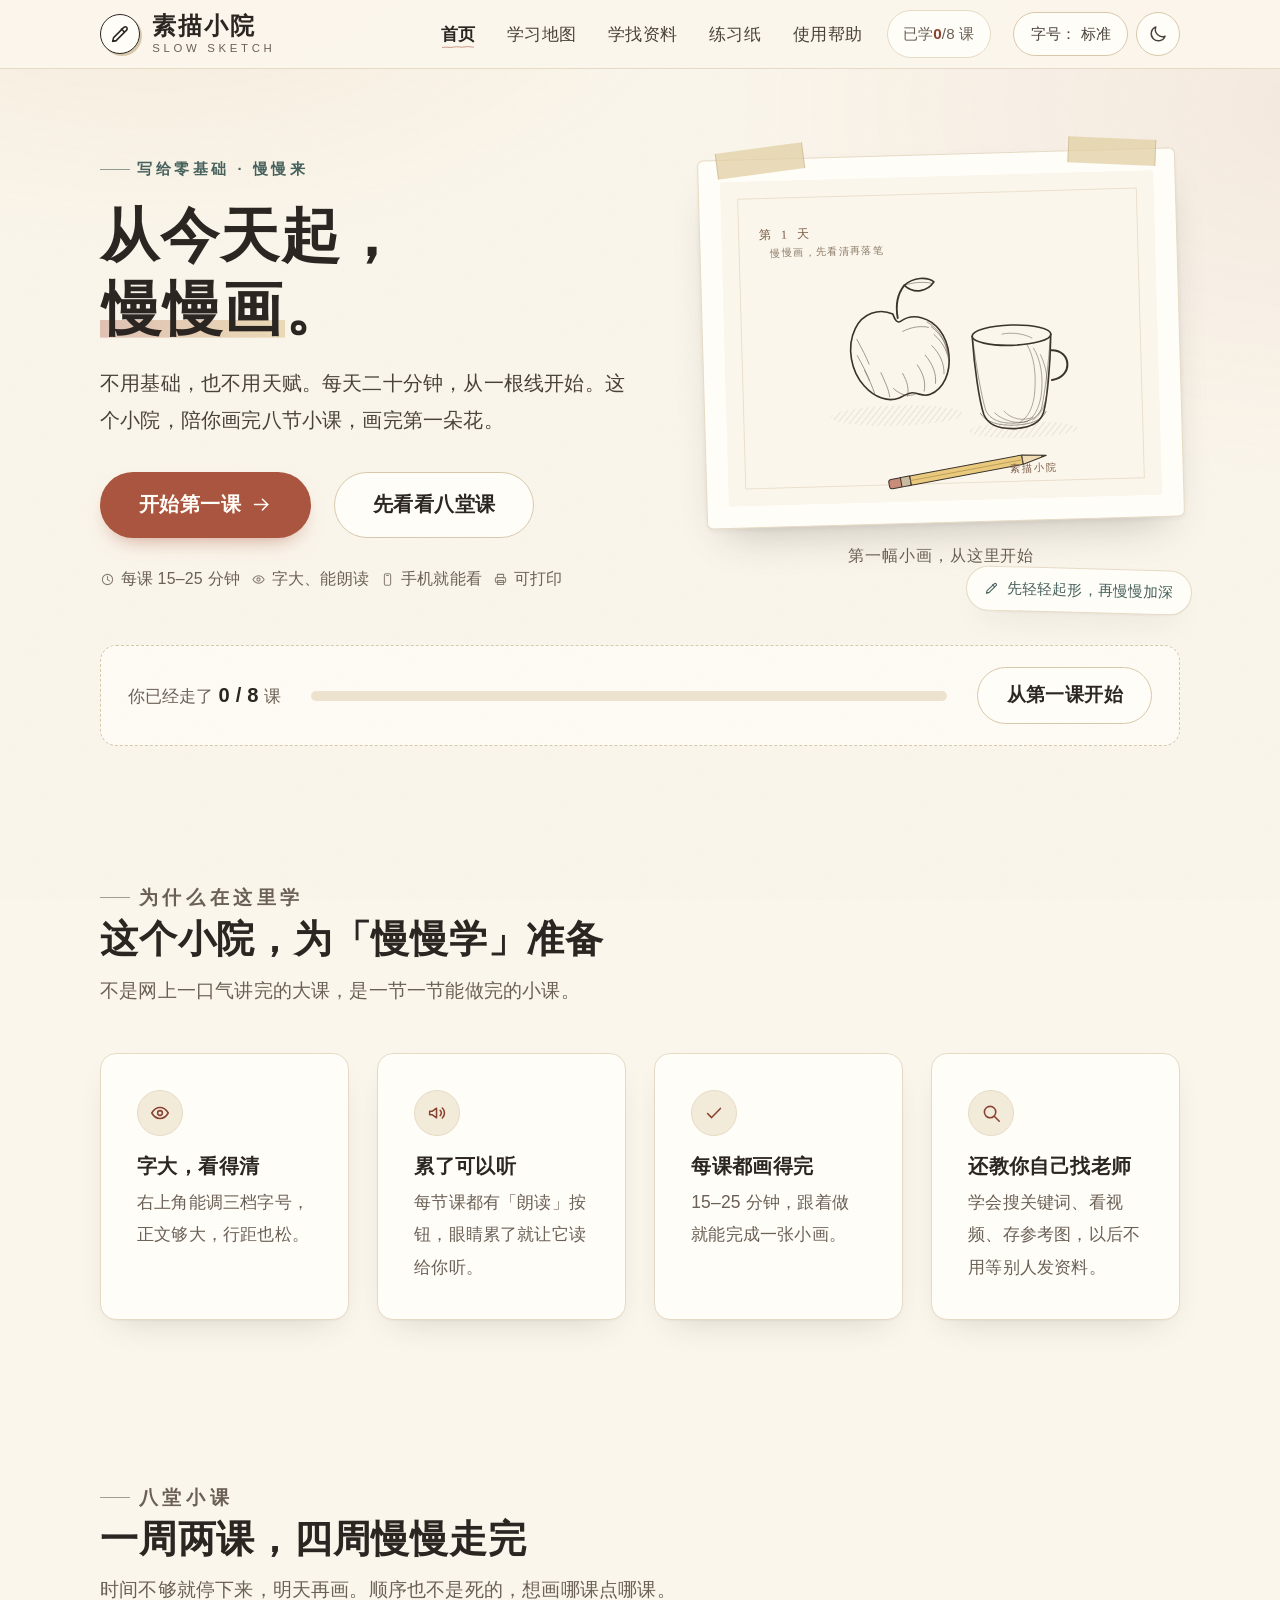
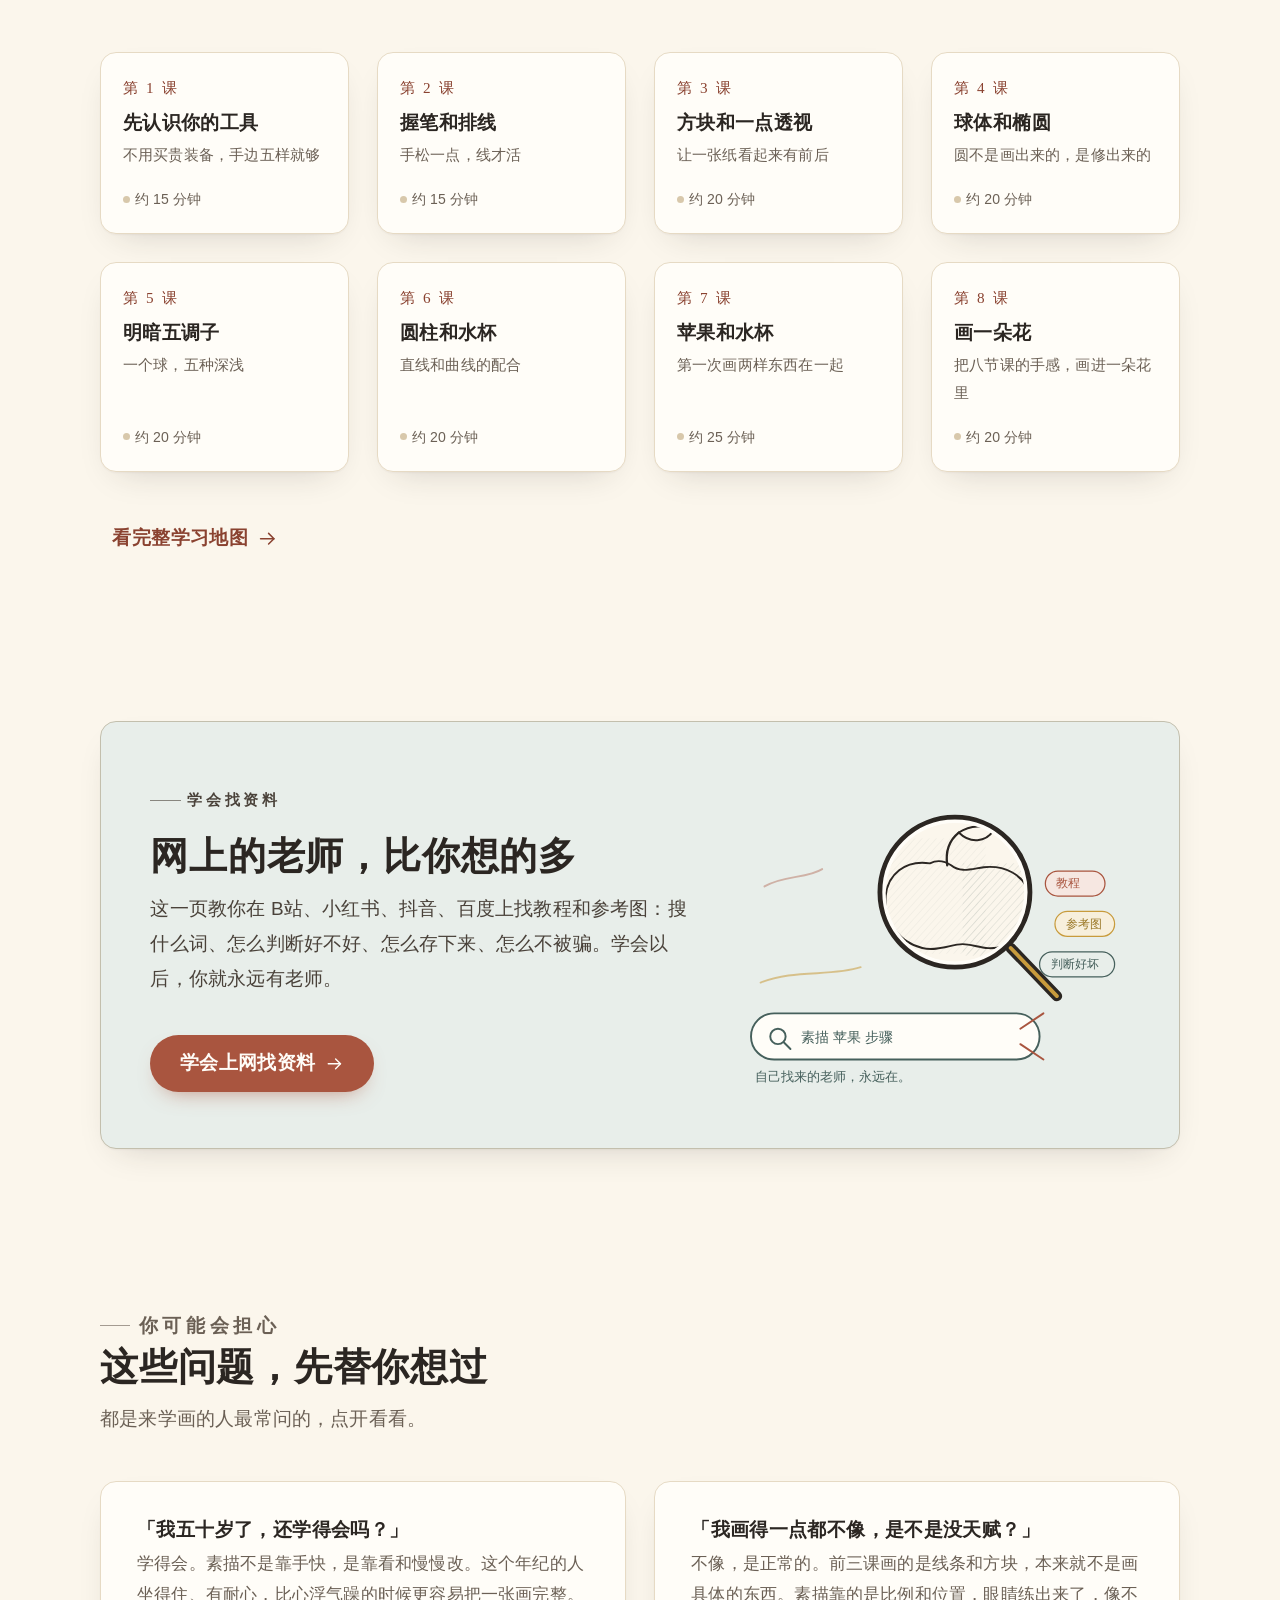
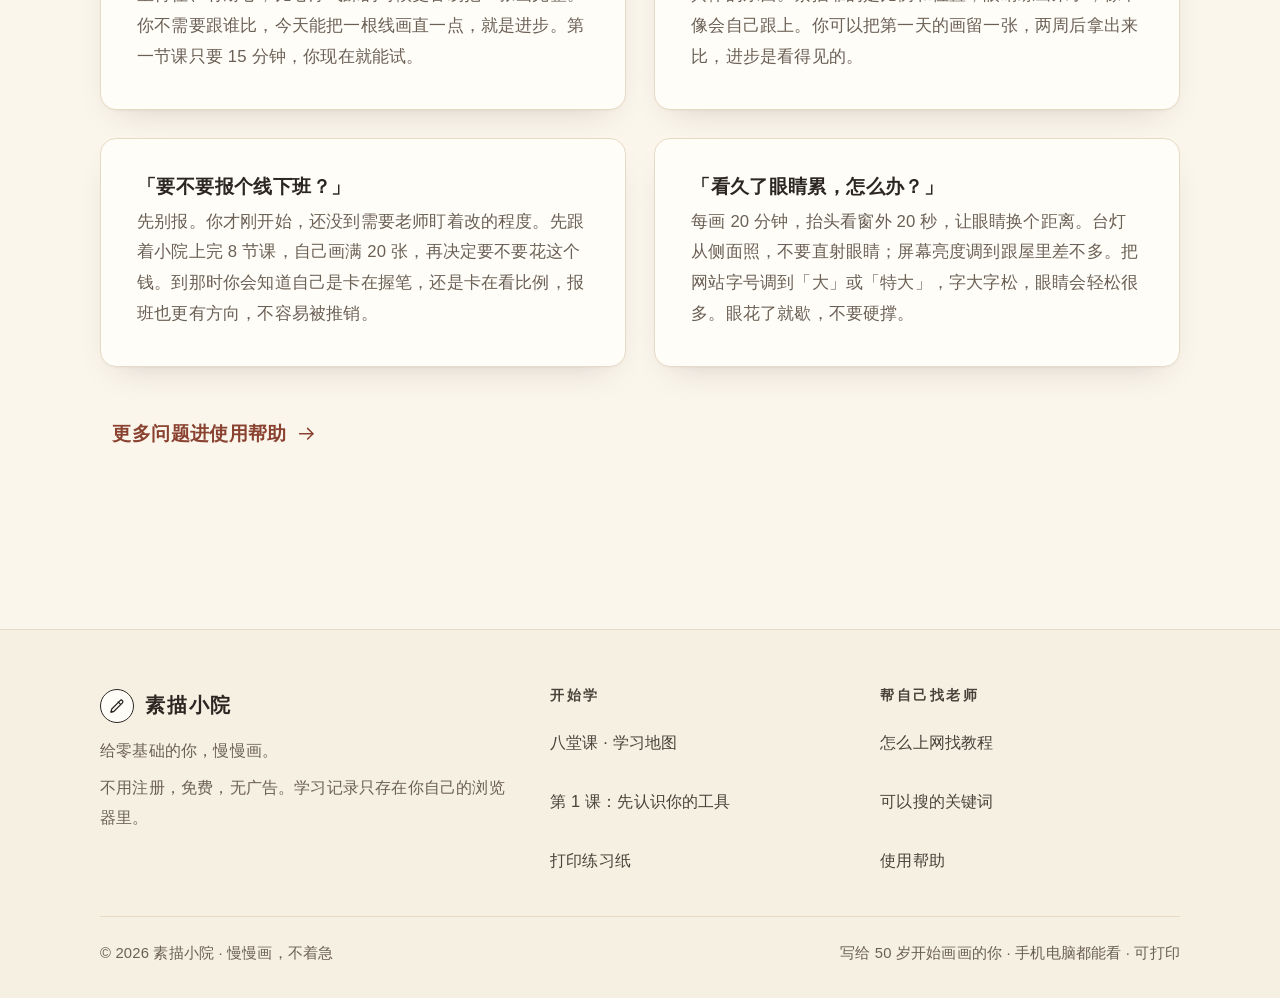
<file: index.html>
<!doctype html>
<html lang="zh-CN" data-fs="normal">
<head>
<meta charset="utf-8">
<meta name="viewport" content="width=device-width, initial-scale=1, viewport-fit=cover">
<title>素描小院 · 零基础 · 慢慢画</title>
<meta name="description" content="素描小院：8 节零基础素描小课，大字、可朗读、可打印；还教你怎么上网找教程、找参考图。">
<meta name="theme-color" content="#fbf6ec">
<meta name="color-scheme" content="light dark">
<meta property="og:title" content="素描小院 · 零基础 · 慢慢画">
<meta property="og:description" content="素描小院：8 节零基础素描小课，大字、可朗读、可打印；还教你怎么上网找教程、找参考图。">
<meta property="og:type" content="website">
<meta property="og:url" content="https://jarrettchen888.github.io/sketch-courtyard/">
<meta property="og:site_name" content="素描小院">
<link rel="apple-touch-icon" href="assets/img/apple-touch-icon.png">
<link rel="icon" href="data:image/svg+xml,%3Csvg xmlns='http://www.w3.org/2000/svg' viewBox='0 0 64 64'%3E%3Crect width='64' height='64' rx='14' fill='%23fbf6ec'/%3E%3Ccircle cx='32' cy='32' r='21' fill='none' stroke='%232b2622' stroke-width='3'/%3E%3Cpath d='M21 43l1.5-6 14-14a3.2 3.2 0 0 1 4.5 4.5l-14 14-6 1.5z' fill='none' stroke='%23a9553f' stroke-width='3' stroke-linejoin='round'/%3E%3C/svg%3E">
<link rel="manifest" href="manifest.webmanifest">
<link rel="stylesheet" href="assets/style.css">
<script>(function(){try{var d=document.documentElement;var f=localStorage.getItem('smxy.fs');if(f==='large'||f==='xlarge'){d.dataset.fs=f;}if(localStorage.getItem('smxy.theme')==='dark'){d.dataset.theme='dark';}}catch(e){}})();</script>
</head>
<body data-page="index">
<a class="skip-link" href="#main">跳到正文</a>
<header class="site-header">
  <div class="container header-inner">
    <a class="brand" href="index.html" aria-label="素描小院，回到首页">
      <span class="brand-mark" aria-hidden="true"><svg viewBox="0 0 24 24" fill="none" stroke="currentColor" stroke-width="1.7" stroke-linecap="round" stroke-linejoin="round" aria-hidden="true"><path d="M4 20l1-4L16.2 4.8a2.1 2.1 0 0 1 3 3L8 19l-4 1z"/><path d="M13.5 6.5l3 3"/><path d="M4 20l3.6-.6"/></svg></span>
      <span class="brand-text">素描小院<small>SLOW SKETCH</small></span>
    </a>
    <nav class="nav" aria-label="主导航">
      <a href="index.html" aria-current="page">首页</a>
      <a href="map.html">学习地图</a>
      <a href="search.html">学找资料</a>
      <a href="practice.html">练习纸</a>
      <a href="help.html">使用帮助</a>
      <span class="nav-progress"><a href="map.html">已学 <b data-progress-text>0</b>/8 课</a></span>
    </nav>
    <div class="header-tools">
      <button class="btn-fs" type="button" data-fs-toggle aria-label="字号：标准，点一下切换">字号：<span data-fs-label>标准</span></button>
      <button class="btn-icon" type="button" data-theme-toggle aria-label="切换到夜间模式" aria-pressed="false"><svg class="icon-moon" viewBox="0 0 24 24" fill="none" stroke="currentColor" stroke-width="1.7" stroke-linecap="round" stroke-linejoin="round" aria-hidden="true"><path d="M20.5 14.6A8.6 8.6 0 0 1 9.4 3.5a8.6 8.6 0 1 0 11.1 11.1z"/></svg><svg class="icon-sun" viewBox="0 0 24 24" fill="none" stroke="currentColor" stroke-width="1.7" stroke-linecap="round" stroke-linejoin="round" aria-hidden="true"><circle cx="12" cy="12" r="4"/><path d="M12 2.5v2.2M12 19.3v2.2M2.5 12h2.2M19.3 12h2.2M5.2 5.2l1.6 1.6M17.2 17.2l1.6 1.6M18.8 5.2l-1.6 1.6M6.8 17.2l-1.6 1.6"/></svg></button>
    </div>
  </div>
</header>
<main id="main">
  <section class="hero">
    <div class="container hero-grid">
      <div class="hero-copy">
        <p class="eyebrow">写给零基础 · 慢慢来</p>
        <h1>从今天起，<br><span class="mark">慢慢画</span>。</h1>
        <p class="hero-lead">不用基础，也不用天赋。每天二十分钟，从一根线开始。这个小院，陪你画完八节小课，画完第一朵花。</p>
        <div class="hero-actions">
          <a class="btn btn-primary btn-lg" href="lesson-1.html">开始第一课 <svg class="arrow" viewBox="0 0 24 24" fill="none" stroke="currentColor" stroke-width="1.7" stroke-linecap="round" stroke-linejoin="round" aria-hidden="true"><path d="M4 12h15"/><path d="M13 6l6 6-6 6"/></svg></a>
          <a class="btn btn-secondary btn-lg" href="map.html">先看看八堂课</a>
        </div>
        <p class="hero-meta">
          <span><svg viewBox="0 0 24 24" fill="none" stroke="currentColor" stroke-width="1.7" stroke-linecap="round" stroke-linejoin="round" aria-hidden="true"><circle cx="12" cy="12" r="8.2"/><path d="M12 7.2v5l3.2 2"/></svg>每课 15–25 分钟</span>
          <span><svg viewBox="0 0 24 24" fill="none" stroke="currentColor" stroke-width="1.7" stroke-linecap="round" stroke-linejoin="round" aria-hidden="true"><path d="M3 12s3.5-6 9-6 9 6 9 6-3.5 6-9 6-9-6-9-6z"/><circle cx="12" cy="12" r="2.6"/></svg>字大、能朗读</span>
          <span><svg viewBox="0 0 24 24" fill="none" stroke="currentColor" stroke-width="1.7" stroke-linecap="round" stroke-linejoin="round" aria-hidden="true"><rect x="7" y="2.8" width="10" height="18.4" rx="2.4"/><path d="M10.6 5.6h2.8"/></svg>手机就能看</span>
          <span><svg viewBox="0 0 24 24" fill="none" stroke="currentColor" stroke-width="1.7" stroke-linecap="round" stroke-linejoin="round" aria-hidden="true"><path d="M7 9V3.8h10V9"/><rect x="3.8" y="9" width="16.4" height="7.6" rx="2"/><path d="M7 13.6h10V20H7z"/></svg>可打印</span>
        </p>
      </div>
      <div class="hero-figure">
        <div class="sketch-frame">
          <img src="assets/img/hero-stilllife.svg" width="640" height="480" alt="一张画着苹果和茶杯的素描小画，铅笔线条，旁边放着两支铅笔">
        </div>
        <p class="sketch-caption">第一幅小画，从这里开始</p>
        <span class="hero-note"><svg viewBox="0 0 24 24" fill="none" stroke="currentColor" stroke-width="1.7" stroke-linecap="round" stroke-linejoin="round" aria-hidden="true"><path d="M4 20l1-4L16.2 4.8a2.1 2.1 0 0 1 3 3L8 19l-4 1z"/><path d="M13.5 6.5l3 3"/><path d="M4 20l3.6-.6"/></svg>先轻轻起形，再慢慢加深</span>
      </div>
    </div>
    <div class="container">
      <div class="progress-card">
        <div class="progress-label">你已经走了 <b><span data-progress-text>0</span> / 8</b> 课</div>
        <div class="progress" role="progressbar" aria-label="学习进度" aria-valuemin="0" aria-valuemax="8" aria-valuenow="0"><i data-progress-bar></i></div>
        <a class="btn btn-secondary" href="map.html" data-progress-cta>从第一课开始</a>
      </div>
    </div>
  </section>

  <section class="section-tight">
    <div class="container">
      <div class="section-head">
        <p class="eyebrow">为什么在这里学</p>
        <h2>这个小院，为「慢慢学」准备</h2>
        <p>不是网上一口气讲完的大课，是一节一节能做完的小课。</p>
      </div>
      <div class="grid grid-4">
        <div class="card card-pad feature">
          <span class="icon-round"><svg viewBox="0 0 24 24" fill="none" stroke="currentColor" stroke-width="1.7" stroke-linecap="round" stroke-linejoin="round" aria-hidden="true"><path d="M3 12s3.5-6 9-6 9 6 9 6-3.5 6-9 6-9-6-9-6z"/><circle cx="12" cy="12" r="2.6"/></svg></span>
          <h3>字大，看得清</h3>
          <p>右上角能调三档字号，正文够大，行距也松。</p>
        </div>
        <div class="card card-pad feature">
          <span class="icon-round"><svg viewBox="0 0 24 24" fill="none" stroke="currentColor" stroke-width="1.7" stroke-linecap="round" stroke-linejoin="round" aria-hidden="true"><path d="M4 10v4h3l4.5 3.2V6.8L7 10H4z"/><path d="M15.4 9.2a3.6 3.6 0 0 1 0 5.6"/><path d="M17.8 6.6a7.4 7.4 0 0 1 0 10.8"/></svg></span>
          <h3>累了可以听</h3>
          <p>每节课都有「朗读」按钮，眼睛累了就让它读给你听。</p>
        </div>
        <div class="card card-pad feature">
          <span class="icon-round"><svg viewBox="0 0 24 24" fill="none" stroke="currentColor" stroke-width="1.7" stroke-linecap="round" stroke-linejoin="round" aria-hidden="true"><path d="M5 12.6l4.4 4.4L19 7"/></svg></span>
          <h3>每课都画得完</h3>
          <p>15–25 分钟，跟着做就能完成一张小画。</p>
        </div>
        <div class="card card-pad feature">
          <span class="icon-round"><svg viewBox="0 0 24 24" fill="none" stroke="currentColor" stroke-width="1.7" stroke-linecap="round" stroke-linejoin="round" aria-hidden="true"><circle cx="11" cy="11" r="6.2"/><path d="M15.6 15.6L21 21"/></svg></span>
          <h3>还教你自己找老师</h3>
          <p>学会搜关键词、看视频、存参考图，以后不用等别人发资料。</p>
        </div>
      </div>
    </div>
  </section>

  <section class="section">
    <div class="container">
      <div class="section-head">
        <p class="eyebrow">八堂小课</p>
        <h2>一周两课，四周慢慢走完</h2>
        <p>时间不够就停下来，明天再画。顺序也不是死的，想画哪课点哪课。</p>
      </div>
      <div class="grid grid-4 course-grid">
        <a class="card card-link course-mini" href="lesson-1.html" data-lesson-mini="1">
          <span class="num">第 1 课</span>
          <h3>先认识你的工具</h3>
          <p>不用买贵装备，手边五样就够</p>
          <span class="state"><span class="dot" aria-hidden="true"></span><span data-state-text>约 15 分钟</span></span>
        </a>
        <a class="card card-link course-mini" href="lesson-2.html" data-lesson-mini="2">
          <span class="num">第 2 课</span>
          <h3>握笔和排线</h3>
          <p>手松一点，线才活</p>
          <span class="state"><span class="dot" aria-hidden="true"></span><span data-state-text>约 15 分钟</span></span>
        </a>
        <a class="card card-link course-mini" href="lesson-3.html" data-lesson-mini="3">
          <span class="num">第 3 课</span>
          <h3>方块和一点透视</h3>
          <p>让一张纸看起来有前后</p>
          <span class="state"><span class="dot" aria-hidden="true"></span><span data-state-text>约 20 分钟</span></span>
        </a>
        <a class="card card-link course-mini" href="lesson-4.html" data-lesson-mini="4">
          <span class="num">第 4 课</span>
          <h3>球体和椭圆</h3>
          <p>圆不是画出来的，是修出来的</p>
          <span class="state"><span class="dot" aria-hidden="true"></span><span data-state-text>约 20 分钟</span></span>
        </a>
        <a class="card card-link course-mini" href="lesson-5.html" data-lesson-mini="5">
          <span class="num">第 5 课</span>
          <h3>明暗五调子</h3>
          <p>一个球，五种深浅</p>
          <span class="state"><span class="dot" aria-hidden="true"></span><span data-state-text>约 20 分钟</span></span>
        </a>
        <a class="card card-link course-mini" href="lesson-6.html" data-lesson-mini="6">
          <span class="num">第 6 课</span>
          <h3>圆柱和水杯</h3>
          <p>直线和曲线的配合</p>
          <span class="state"><span class="dot" aria-hidden="true"></span><span data-state-text>约 20 分钟</span></span>
        </a>
        <a class="card card-link course-mini" href="lesson-7.html" data-lesson-mini="7">
          <span class="num">第 7 课</span>
          <h3>苹果和水杯</h3>
          <p>第一次画两样东西在一起</p>
          <span class="state"><span class="dot" aria-hidden="true"></span><span data-state-text>约 25 分钟</span></span>
        </a>
        <a class="card card-link course-mini" href="lesson-8.html" data-lesson-mini="8">
          <span class="num">第 8 课</span>
          <h3>画一朵花</h3>
          <p>把八节课的手感，画进一朵花里</p>
          <span class="state"><span class="dot" aria-hidden="true"></span><span data-state-text>约 20 分钟</span></span>
        </a>
      </div>
      <div class="section-foot">
        <a class="btn btn-ghost" href="map.html">看完整学习地图 <svg viewBox="0 0 24 24" fill="none" stroke="currentColor" stroke-width="1.7" stroke-linecap="round" stroke-linejoin="round" aria-hidden="true"><path d="M4 12h15"/><path d="M13 6l6 6-6 6"/></svg></a>
      </div>
    </div>
  </section>

  <section class="section-tight">
    <div class="container">
      <div class="card card-pad search-teaser">
        <div>
          <p class="eyebrow">学会找资料</p>
          <h2>网上的老师，比你想的多</h2>
          <p>这一页教你在 B站、小红书、抖音、百度上找教程和参考图：搜什么词、怎么判断好不好、怎么存下来、怎么不被骗。学会以后，你就永远有老师。</p>
          <div class="section-foot">
            <a class="btn btn-primary" href="search.html">学会上网找资料 <svg class="arrow" viewBox="0 0 24 24" fill="none" stroke="currentColor" stroke-width="1.7" stroke-linecap="round" stroke-linejoin="round" aria-hidden="true"><path d="M4 12h15"/><path d="M13 6l6 6-6 6"/></svg></a>
          </div>
        </div>
        <div class="teaser-art" aria-hidden="true">
          <img src="assets/img/search-art.svg" width="420" height="340" alt="插画：放大镜照着搜索框和一张素描小画">
        </div>
      </div>
    </div>
  </section>

  <section class="section">
    <div class="container">
      <div class="section-head">
        <p class="eyebrow">你可能会担心</p>
        <h2>这些问题，先替你想过</h2>
        <p>都是来学画的人最常问的，点开看看。</p>
      </div>
      <div class="grid grid-2">
        <div class="card card-pad quote-card">
          <h3>「我五十岁了，还学得会吗？」</h3>
          <p>学得会。素描不是靠手快，是靠看和慢慢改。这个年纪的人坐得住、有耐心，比心浮气躁的时候更容易把一张画完整。你不需要跟谁比，今天能把一根线画直一点，就是进步。第一节课只要 15 分钟，你现在就能试。</p>
        </div>
        <div class="card card-pad quote-card">
          <h3>「我画得一点都不像，是不是没天赋？」</h3>
          <p>不像，是正常的。前三课画的是线条和方块，本来就不是画具体的东西。素描靠的是比例和位置，眼睛练出来了，像不像会自己跟上。你可以把第一天的画留一张，两周后拿出来比，进步是看得见的。</p>
        </div>
        <div class="card card-pad quote-card">
          <h3>「要不要报个线下班？」</h3>
          <p>先别报。你才刚开始，还没到需要老师盯着改的程度。先跟着小院上完 8 节课，自己画满 20 张，再决定要不要花这个钱。到那时你会知道自己是卡在握笔，还是卡在看比例，报班也更有方向，不容易被推销。</p>
        </div>
        <div class="card card-pad quote-card">
          <h3>「看久了眼睛累，怎么办？」</h3>
          <p>每画 20 分钟，抬头看窗外 20 秒，让眼睛换个距离。台灯从侧面照，不要直射眼睛；屏幕亮度调到跟屋里差不多。把网站字号调到「大」或「特大」，字大字松，眼睛会轻松很多。眼花了就歇，不要硬撑。</p>
        </div>
      </div>
      <div class="section-foot">
        <a class="btn btn-ghost" href="help.html">更多问题进使用帮助 <svg viewBox="0 0 24 24" fill="none" stroke="currentColor" stroke-width="1.7" stroke-linecap="round" stroke-linejoin="round" aria-hidden="true"><path d="M4 12h15"/><path d="M13 6l6 6-6 6"/></svg></a>
      </div>
    </div>
  </section>
</main>

<nav class="tabbar" aria-label="快捷导航">
  <a href="index.html" aria-current="page"><svg viewBox="0 0 24 24" fill="none" stroke="currentColor" stroke-width="1.7" stroke-linecap="round" stroke-linejoin="round" aria-hidden="true"><path d="M4 11l8-7 8 7"/><path d="M6 10v10h12V10"/></svg><span>首页</span></a>
  <a href="map.html"><svg viewBox="0 0 24 24" fill="none" stroke="currentColor" stroke-width="1.7" stroke-linecap="round" stroke-linejoin="round" aria-hidden="true"><path d="M3 6.5l6-2.5 6 2.5 6-2.5V18l-6 2.5-6-2.5-6 2.5z"/><path d="M9 4v16"/><path d="M15 6.5V22"/></svg><span>学习地图</span></a>
  <a href="search.html"><svg viewBox="0 0 24 24" fill="none" stroke="currentColor" stroke-width="1.7" stroke-linecap="round" stroke-linejoin="round" aria-hidden="true"><circle cx="11" cy="11" r="6.2"/><path d="M15.6 15.6L21 21"/></svg><span>学找资料</span></a>
  <a href="practice.html"><svg viewBox="0 0 24 24" fill="none" stroke="currentColor" stroke-width="1.7" stroke-linecap="round" stroke-linejoin="round" aria-hidden="true"><rect x="4" y="4" width="16" height="16" rx="2.5"/><path d="M4 12h16"/><path d="M12 4v16"/></svg><span>练习纸</span></a>
  <a href="help.html"><svg viewBox="0 0 24 24" fill="none" stroke="currentColor" stroke-width="1.7" stroke-linecap="round" stroke-linejoin="round" aria-hidden="true"><circle cx="12" cy="12" r="8.2"/><path d="M9.4 9.4a2.7 2.7 0 1 1 3.8 2.5c-.7.4-1.2 1-1.2 1.9"/><circle cx="12" cy="17" r=".7" fill="currentColor" stroke="none"/></svg><span>使用帮助</span></a>
</nav>
<footer class="site-footer">
  <div class="container">
    <div class="footer-grid">
      <div>
        <div class="footer-brand"><span class="brand-mark" aria-hidden="true"><svg viewBox="0 0 24 24" fill="none" stroke="currentColor" stroke-width="1.7" stroke-linecap="round" stroke-linejoin="round" aria-hidden="true"><path d="M4 20l1-4L16.2 4.8a2.1 2.1 0 0 1 3 3L8 19l-4 1z"/><path d="M13.5 6.5l3 3"/><path d="M4 20l3.6-.6"/></svg></span><strong>素描小院</strong></div>
        <p>给零基础的你，慢慢画。</p>
        <p>不用注册，免费，无广告。学习记录只存在你自己的浏览器里。</p>
      </div>
      <div>
        <h4>开始学</h4>
        <ul>
          <li><a href="map.html">八堂课 · 学习地图</a></li>
          <li><a href="lesson-1.html">第 1 课：先认识你的工具</a></li>
          <li><a href="practice.html">打印练习纸</a></li>
        </ul>
      </div>
      <div>
        <h4>帮自己找老师</h4>
        <ul>
          <li><a href="search.html">怎么上网找教程</a></li>
          <li><a href="search.html#keywords">可以搜的关键词</a></li>
          <li><a href="help.html">使用帮助</a></li>
        </ul>
      </div>
    </div>
    <div class="footer-bottom">
      <span>© 2026 素描小院 · 慢慢画，不着急</span>
      <span>写给 50 岁开始画画的你 · 手机电脑都能看 · 可打印</span>
    </div>
  </div>
</footer><script src="assets/app.js"></script>
</body>
</html>
</file>
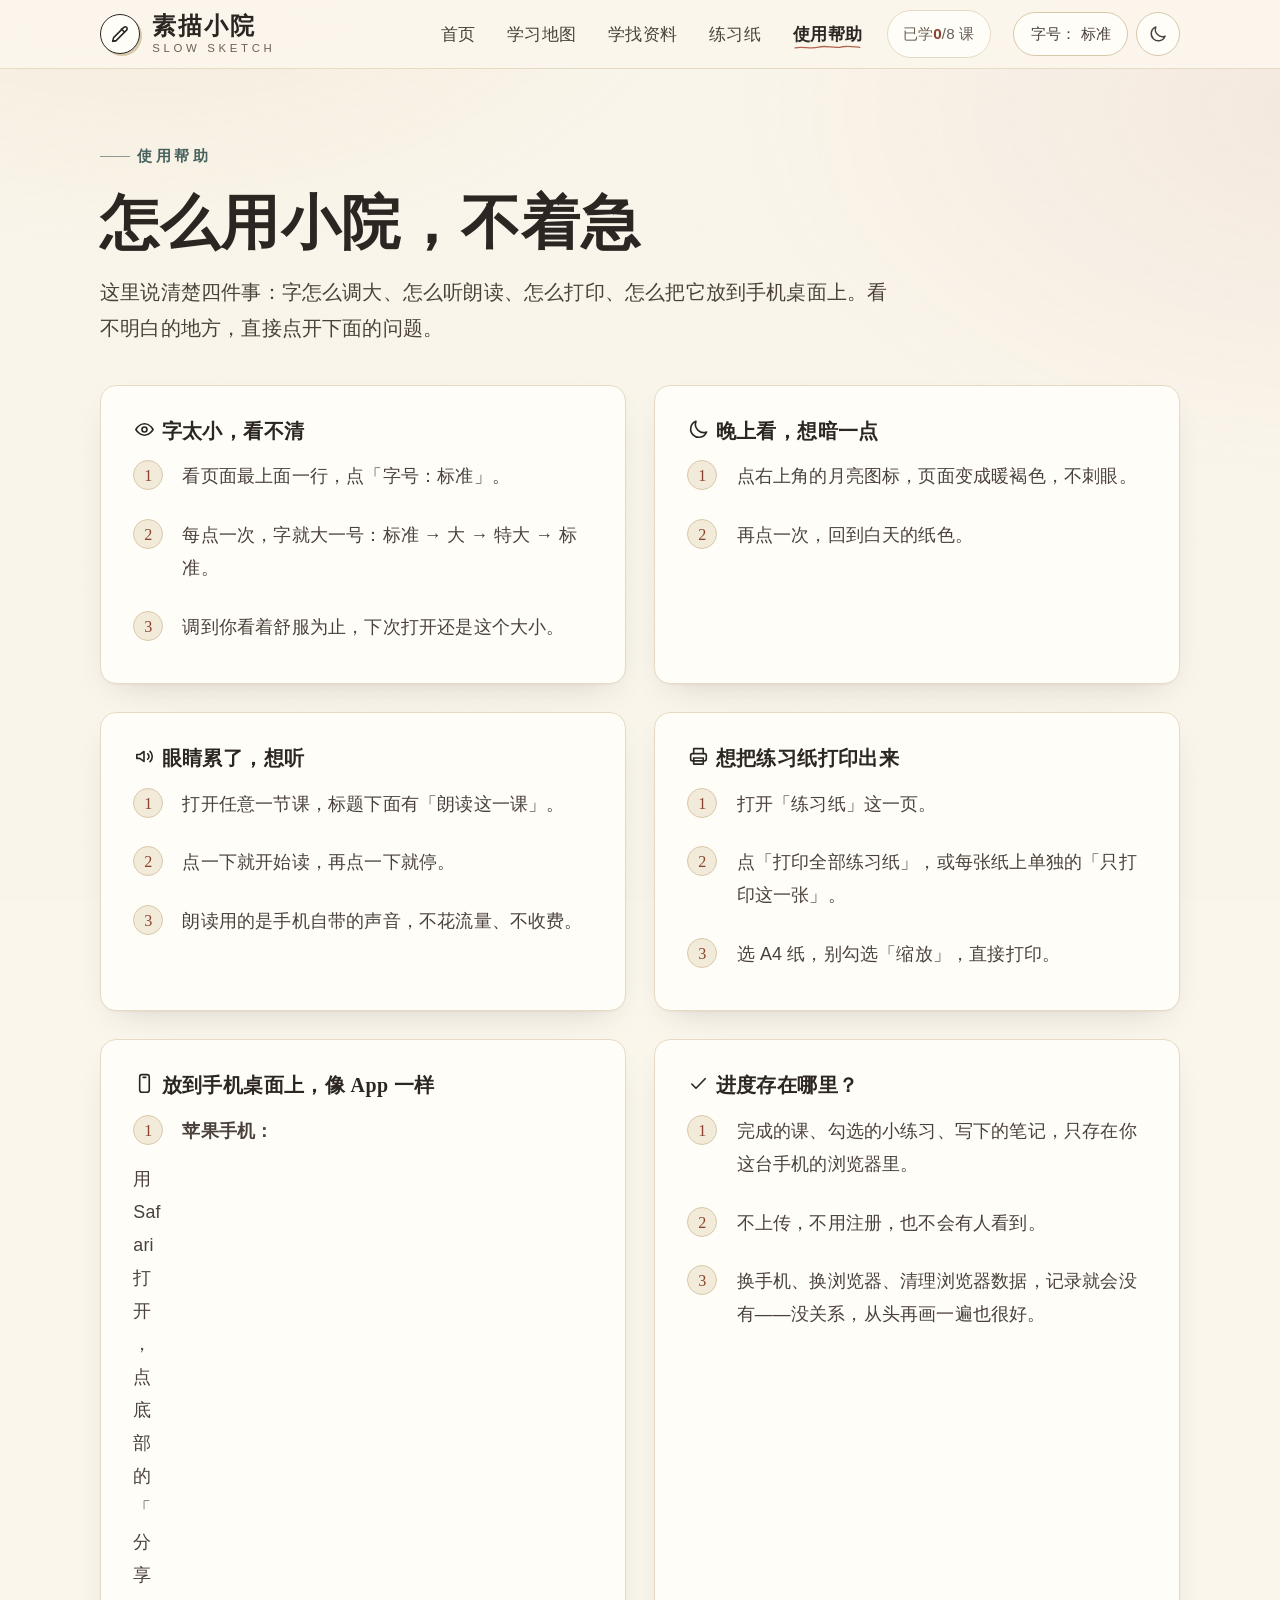
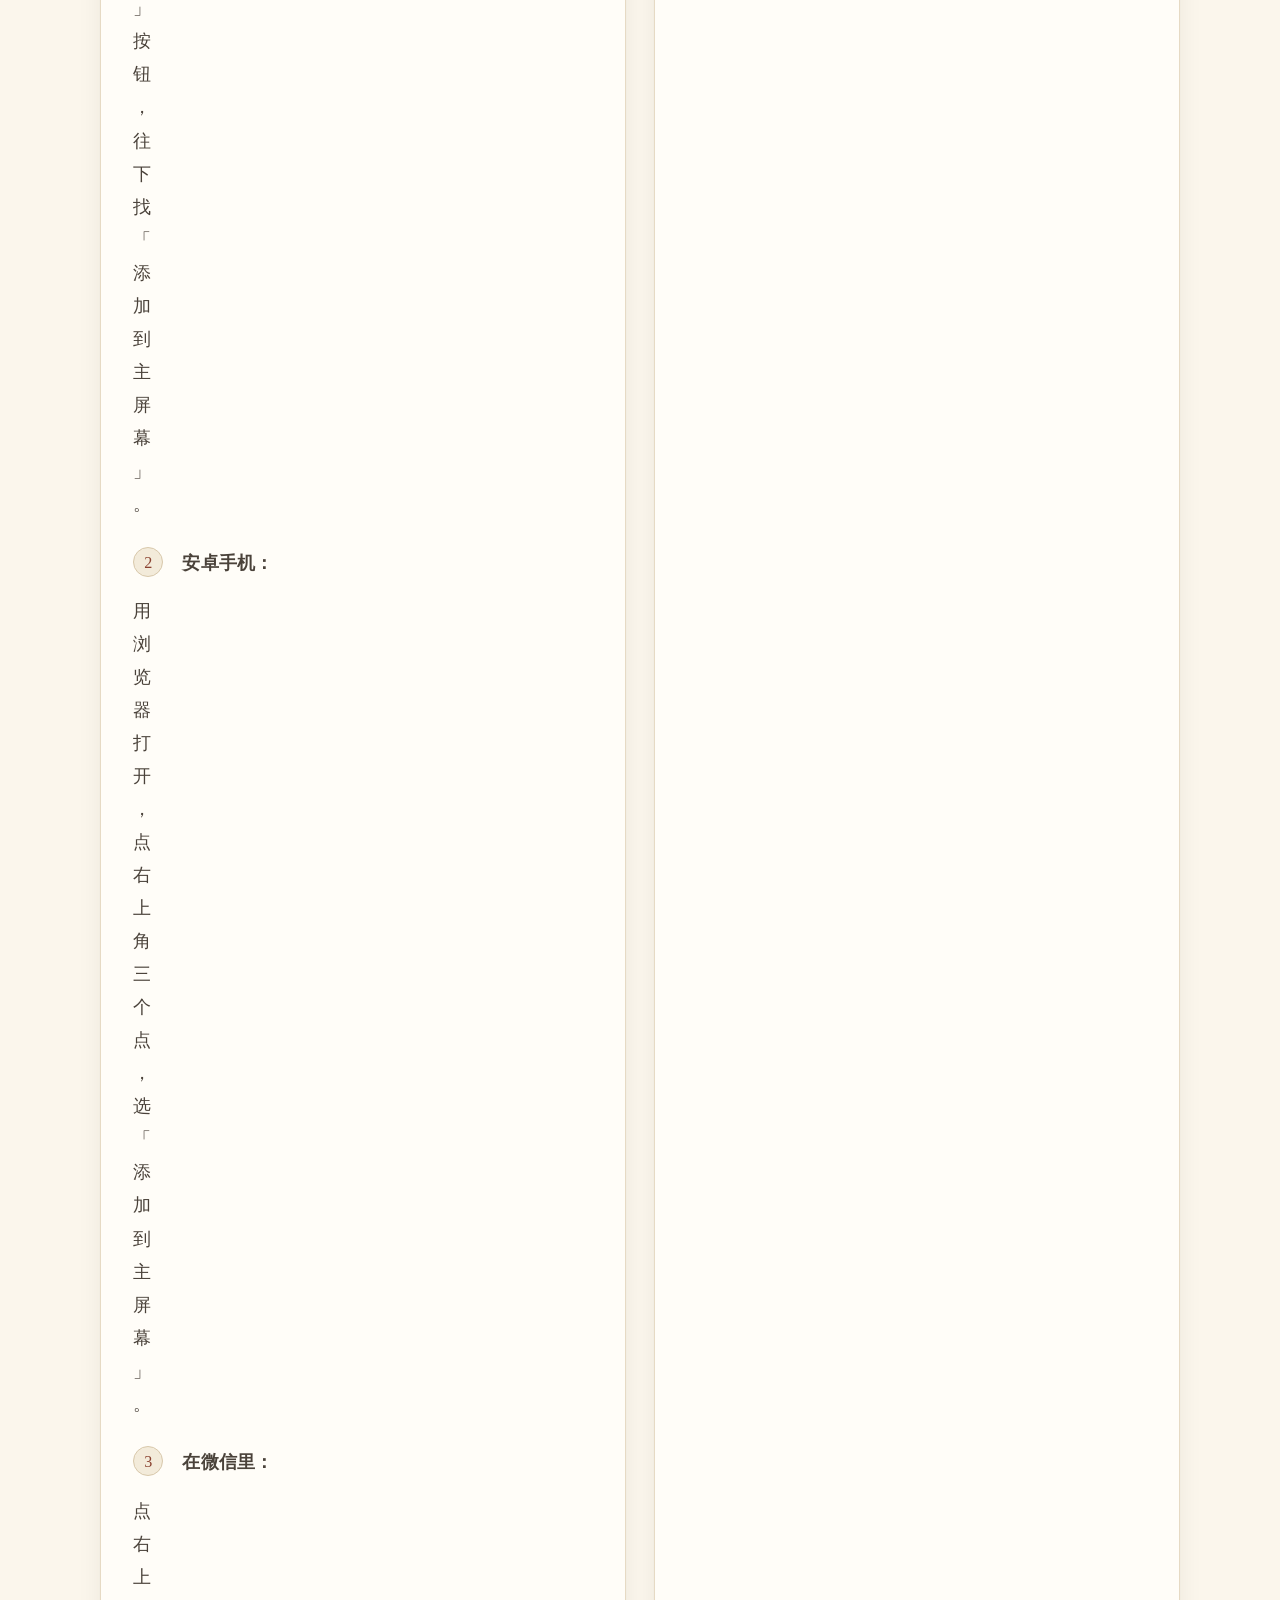
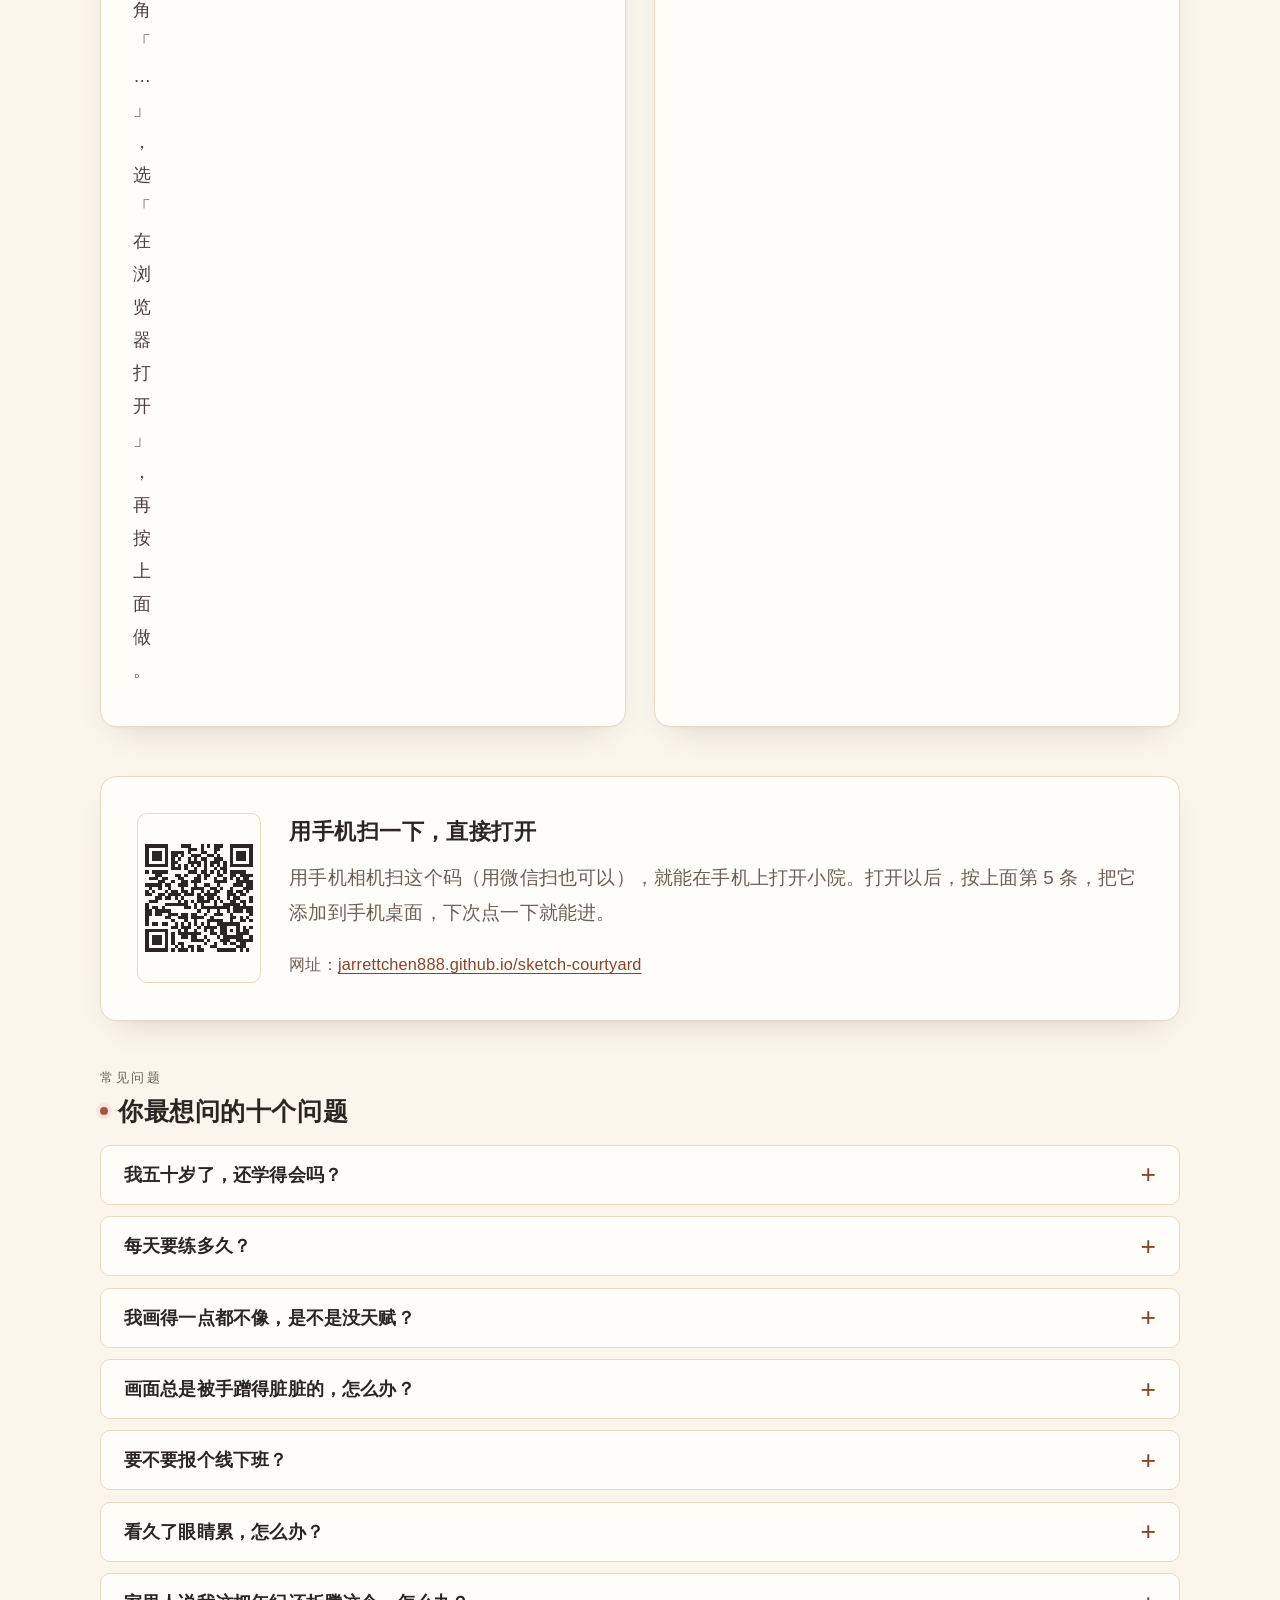
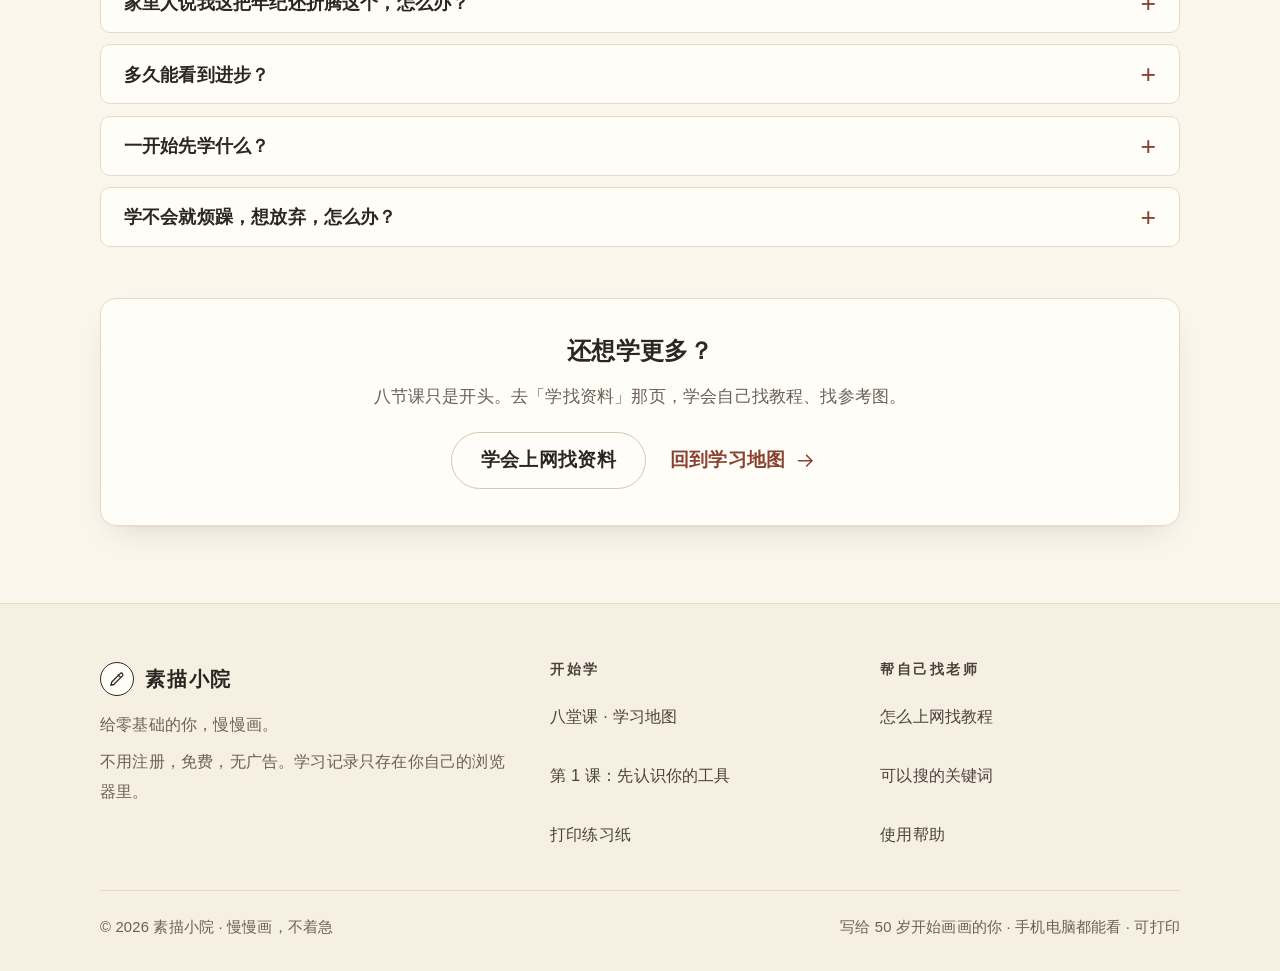
<file: help.html>
<!doctype html>
<html lang="zh-CN" data-fs="normal">
<head>
<meta charset="utf-8">
<meta name="viewport" content="width=device-width, initial-scale=1, viewport-fit=cover">
<title>使用帮助 · 素描小院</title>
<meta name="description" content="素描小院使用帮助：怎么调字号、开夜间模式、听朗读、打印练习纸、把网站放到手机桌面，以及常见问题。">
<meta name="theme-color" content="#fbf6ec">
<meta name="color-scheme" content="light dark">
<meta property="og:title" content="使用帮助 · 素描小院">
<meta property="og:description" content="素描小院使用帮助：怎么调字号、开夜间模式、听朗读、打印练习纸、把网站放到手机桌面，以及常见问题。">
<meta property="og:type" content="website">
<meta property="og:url" content="https://jarrettchen888.github.io/sketch-courtyard/">
<meta property="og:site_name" content="素描小院">
<link rel="apple-touch-icon" href="assets/img/apple-touch-icon.png">
<link rel="icon" href="data:image/svg+xml,%3Csvg xmlns='http://www.w3.org/2000/svg' viewBox='0 0 64 64'%3E%3Crect width='64' height='64' rx='14' fill='%23fbf6ec'/%3E%3Ccircle cx='32' cy='32' r='21' fill='none' stroke='%232b2622' stroke-width='3'/%3E%3Cpath d='M21 43l1.5-6 14-14a3.2 3.2 0 0 1 4.5 4.5l-14 14-6 1.5z' fill='none' stroke='%23a9553f' stroke-width='3' stroke-linejoin='round'/%3E%3C/svg%3E">
<link rel="manifest" href="manifest.webmanifest">
<link rel="stylesheet" href="assets/style.css">
<script>(function(){try{var d=document.documentElement;var f=localStorage.getItem('smxy.fs');if(f==='large'||f==='xlarge'){d.dataset.fs=f;}if(localStorage.getItem('smxy.theme')==='dark'){d.dataset.theme='dark';}}catch(e){}})();</script>
</head>
<body data-page="help">
<a class="skip-link" href="#main">跳到正文</a>
<header class="site-header">
  <div class="container header-inner">
    <a class="brand" href="index.html" aria-label="素描小院，回到首页">
      <span class="brand-mark" aria-hidden="true"><svg viewBox="0 0 24 24" fill="none" stroke="currentColor" stroke-width="1.7" stroke-linecap="round" stroke-linejoin="round" aria-hidden="true"><path d="M4 20l1-4L16.2 4.8a2.1 2.1 0 0 1 3 3L8 19l-4 1z"/><path d="M13.5 6.5l3 3"/><path d="M4 20l3.6-.6"/></svg></span>
      <span class="brand-text">素描小院<small>SLOW SKETCH</small></span>
    </a>
    <nav class="nav" aria-label="主导航">
      <a href="index.html">首页</a>
      <a href="map.html">学习地图</a>
      <a href="search.html">学找资料</a>
      <a href="practice.html">练习纸</a>
      <a href="help.html" aria-current="page">使用帮助</a>
      <span class="nav-progress"><a href="map.html">已学 <b data-progress-text>0</b>/8 课</a></span>
    </nav>
    <div class="header-tools">
      <button class="btn-fs" type="button" data-fs-toggle aria-label="字号：标准，点一下切换">字号：<span data-fs-label>标准</span></button>
      <button class="btn-icon" type="button" data-theme-toggle aria-label="切换到夜间模式" aria-pressed="false"><svg class="icon-moon" viewBox="0 0 24 24" fill="none" stroke="currentColor" stroke-width="1.7" stroke-linecap="round" stroke-linejoin="round" aria-hidden="true"><path d="M20.5 14.6A8.6 8.6 0 0 1 9.4 3.5a8.6 8.6 0 1 0 11.1 11.1z"/></svg><svg class="icon-sun" viewBox="0 0 24 24" fill="none" stroke="currentColor" stroke-width="1.7" stroke-linecap="round" stroke-linejoin="round" aria-hidden="true"><circle cx="12" cy="12" r="4"/><path d="M12 2.5v2.2M12 19.3v2.2M2.5 12h2.2M19.3 12h2.2M5.2 5.2l1.6 1.6M17.2 17.2l1.6 1.6M18.8 5.2l-1.6 1.6M6.8 17.2l-1.6 1.6"/></svg></button>
    </div>
  </div>
</header>
<main id="main">
  <div class="container page-head">
    <p class="eyebrow">使用帮助</p>
    <h1>怎么用小院，不着急</h1>
    <p class="lead">这里说清楚四件事：字怎么调大、怎么听朗读、怎么打印、怎么把它放到手机桌面上。看不明白的地方，直接点开下面的问题。</p>
  </div>
  <div class="container">
    <h2 class="visually-hidden">常用的六个操作</h2>
    <div class="grid grid-2" style="margin-bottom:2.6rem">
      <div class="card help-card">
        <h3><svg viewBox="0 0 24 24" fill="none" stroke="currentColor" stroke-width="1.7" stroke-linecap="round" stroke-linejoin="round" aria-hidden="true"><path d="M3 12s3.5-6 9-6 9 6 9 6-3.5 6-9 6-9-6-9-6z"/><circle cx="12" cy="12" r="2.6"/></svg> 字太小，看不清</h3>
        <ol class="help-steps">
          <li>看页面最上面一行，点「字号：标准」。</li>
          <li>每点一次，字就大一号：标准 → 大 → 特大 → 标准。</li>
          <li>调到你看着舒服为止，下次打开还是这个大小。</li>
        </ol>
      </div>
      <div class="card help-card">
        <h3><svg viewBox="0 0 24 24" fill="none" stroke="currentColor" stroke-width="1.7" stroke-linecap="round" stroke-linejoin="round" aria-hidden="true"><path d="M20.5 14.6A8.6 8.6 0 0 1 9.4 3.5a8.6 8.6 0 1 0 11.1 11.1z"/></svg> 晚上看，想暗一点</h3>
        <ol class="help-steps">
          <li>点右上角的月亮图标，页面变成暖褐色，不刺眼。</li>
          <li>再点一次，回到白天的纸色。</li>
        </ol>
      </div>
      <div class="card help-card">
        <h3><svg viewBox="0 0 24 24" fill="none" stroke="currentColor" stroke-width="1.7" stroke-linecap="round" stroke-linejoin="round" aria-hidden="true"><path d="M4 10v4h3l4.5 3.2V6.8L7 10H4z"/><path d="M15.4 9.2a3.6 3.6 0 0 1 0 5.6"/><path d="M17.8 6.6a7.4 7.4 0 0 1 0 10.8"/></svg> 眼睛累了，想听</h3>
        <ol class="help-steps">
          <li>打开任意一节课，标题下面有「朗读这一课」。</li>
          <li>点一下就开始读，再点一下就停。</li>
          <li>朗读用的是手机自带的声音，不花流量、不收费。</li>
        </ol>
      </div>
      <div class="card help-card">
        <h3><svg viewBox="0 0 24 24" fill="none" stroke="currentColor" stroke-width="1.7" stroke-linecap="round" stroke-linejoin="round" aria-hidden="true"><path d="M7 9V3.8h10V9"/><rect x="3.8" y="9" width="16.4" height="7.6" rx="2"/><path d="M7 13.6h10V20H7z"/></svg> 想把练习纸打印出来</h3>
        <ol class="help-steps">
          <li>打开「练习纸」这一页。</li>
          <li>点「打印全部练习纸」，或每张纸上单独的「只打印这一张」。</li>
          <li>选 A4 纸，别勾选「缩放」，直接打印。</li>
        </ol>
      </div>
      <div class="card help-card">
        <h3><svg viewBox="0 0 24 24" fill="none" stroke="currentColor" stroke-width="1.7" stroke-linecap="round" stroke-linejoin="round" aria-hidden="true"><rect x="7" y="2.8" width="10" height="18.4" rx="2.4"/><path d="M10.6 5.6h2.8"/></svg> 放到手机桌面上，像 App 一样</h3>
        <ol class="help-steps">
          <li><b>苹果手机：</b>用 Safari 打开，点底部的「分享」按钮，往下找「添加到主屏幕」。</li>
          <li><b>安卓手机：</b>用浏览器打开，点右上角三个点，选「添加到主屏幕」。</li>
          <li><b>在微信里：</b>点右上角「…」，选「在浏览器打开」，再按上面做。</li>
        </ol>
      </div>
      <div class="card help-card">
        <h3><svg viewBox="0 0 24 24" fill="none" stroke="currentColor" stroke-width="1.7" stroke-linecap="round" stroke-linejoin="round" aria-hidden="true"><path d="M5 12.6l4.4 4.4L19 7"/></svg> 进度存在哪里？</h3>
        <ol class="help-steps">
          <li>完成的课、勾选的小练习、写下的笔记，只存在你这台手机的浏览器里。</li>
          <li>不上传，不用注册，也不会有人看到。</li>
          <li>换手机、换浏览器、清理浏览器数据，记录就会没有——没关系，从头再画一遍也很好。</li>
        </ol>
      </div>
    </div>

    <div class="card card-pad qr-card" style="margin-bottom:2.4rem">
      <div class="qr-art"><img src="assets/img/qr-site.svg" width="170" height="170" alt="二维码：用手机扫码打开素描小院"></div>
      <div>
        <h3>用手机扫一下，直接打开</h3>
        <p class="muted">用手机相机扫这个码（用微信扫也可以），就能在手机上打开小院。打开以后，按上面第 5 条，把它添加到手机桌面，下次点一下就能进。</p>
        <p class="small muted">网址：<a href="https://jarrettchen888.github.io/sketch-courtyard/">jarrettchen888.github.io/sketch-courtyard</a></p>
      </div>
    </div>

    <section class="block" aria-labelledby="h-faq">
      <div class="block-num">常见问题</div>
      <h2 id="h-faq"><span class="h-mark" aria-hidden="true"></span>你最想问的十个问题</h2>
      <details class="faq-item">
        <summary>我五十岁了，还学得会吗？</summary>
        <div class="faq-a"><p>学得会。素描不是靠手快，是靠看和慢慢改。这个年纪的人坐得住、有耐心，比心浮气躁的时候更容易把一张画完整。你不需要跟谁比，今天能把一根线画直一点，就是进步。第一节课只要 15 分钟，你现在就能试。</p></div>
      </details>
      <details class="faq-item">
        <summary>每天要练多久？</summary>
        <div class="faq-a"><p>每天 15 到 20 分钟就够，关键是每天都动一下笔。周末有空再画到 40 分钟。不要一次画三个小时，第二天手酸，心里也怕。把纸和笔留在桌上，坐下就能画，比定一个「每天一小时」的计划更容易坚持。</p></div>
      </details>
      <details class="faq-item">
        <summary>我画得一点都不像，是不是没天赋？</summary>
        <div class="faq-a"><p>不像，是正常的。前三课画的是线条和方块，本来就不是画具体的东西。素描靠的是比例和位置，眼睛练出来了，像不像会自己跟上。你可以把第一天的画留一张，两周后拿出来比，进步是看得见的。</p></div>
      </details>
      <details class="faq-item">
        <summary>画面总是被手蹭得脏脏的，怎么办？</summary>
        <div class="faq-a"><p>垫一张纸在手下。拿一张干净的废纸，垫在右手小指和手掌下面，手就不直接碰画面了。画的时候从上往下画，先画上面再画下面。已经蹭脏的地方，用软橡皮轻轻按一下，别来回擦，越擦越黑。</p></div>
      </details>
      <details class="faq-item">
        <summary>要不要报个线下班？</summary>
        <div class="faq-a"><p>先别报。你才刚开始，还没到需要老师盯着改的程度。先跟着小院上完 8 节课，自己画满 20 张，再决定要不要花这个钱。到那时你会知道自己是卡在握笔，还是卡在看比例，报班也更有方向，不容易被推销。</p></div>
      </details>
      <details class="faq-item">
        <summary>看久了眼睛累，怎么办？</summary>
        <div class="faq-a"><p>每画 20 分钟，抬头看窗外 20 秒，让眼睛换个距离。台灯从侧面照，不要直射眼睛；屏幕亮度调到跟屋里差不多。把网站字号调到「大」或「特大」，字大字松，眼睛会轻松很多。眼花了就歇，不要硬撑。</p></div>
      </details>
      <details class="faq-item">
        <summary>家里人说我这把年纪还折腾这个，怎么办？</summary>
        <div class="faq-a"><p>不用跟他们争。你画你的，画完一张放在桌上，他们路过会看见。多数人不是反对，是觉得你坚持不下来。先画三周，等他们看见你每天都坐下来，话自然就少了。这件事本来就是给自己做的。</p></div>
      </details>
      <details class="faq-item">
        <summary>多久能看到进步？</summary>
        <div class="faq-a"><p>两周左右，你自己会发现线画得直了、手不抖了。一个月，能看出明暗有层次。三个月，可以完整画一个杯子加一个苹果。进步不是一天一个样，是攒一阵、突然上一个台阶，中间那几天别急，照常画就行。</p></div>
      </details>
      <details class="faq-item">
        <summary>一开始先学什么？</summary>
        <div class="faq-a"><p>先学握笔和排线。这两样是后面所有课的地基：线画不直、排线排不匀，画方块和苹果都会变形。第一课先把桌面和工具准备好，第二课专门练线，别急着跳过去画苹果。地基打好了，后面才轻松。</p></div>
      </details>
      <details class="faq-item">
        <summary>学不会就烦躁，想放弃，怎么办？</summary>
        <div class="faq-a"><p>烦躁的时候，先停十分钟，起来倒杯水。回来别重画，就在原来那张画上改两笔，改完就收。把今天的任务缩到「只画三根线」，小到不可能失败。画画是件让人松下来的事，不是又给自己加一份考核。</p></div>
      </details>
    </section>

    <section class="block">
      <div class="card card-pad" style="text-align:center">
        <h2 style="font-size:1.24rem">还想学更多？</h2>
        <p class="muted" style="font-size:.92rem">八节课只是开头。去「学找资料」那页，学会自己找教程、找参考图。</p>
        <div style="display:flex;flex-wrap:wrap;gap:.6rem;justify-content:center;margin-top:1rem">
          <a class="btn btn-secondary" href="search.html">学会上网找资料</a>
          <a class="btn btn-ghost" href="map.html">回到学习地图 <svg viewBox="0 0 24 24" fill="none" stroke="currentColor" stroke-width="1.7" stroke-linecap="round" stroke-linejoin="round" aria-hidden="true"><path d="M4 12h15"/><path d="M13 6l6 6-6 6"/></svg></a>
        </div>
      </div>
    </section>
  </div>
</main>

<nav class="tabbar" aria-label="快捷导航">
  <a href="index.html"><svg viewBox="0 0 24 24" fill="none" stroke="currentColor" stroke-width="1.7" stroke-linecap="round" stroke-linejoin="round" aria-hidden="true"><path d="M4 11l8-7 8 7"/><path d="M6 10v10h12V10"/></svg><span>首页</span></a>
  <a href="map.html"><svg viewBox="0 0 24 24" fill="none" stroke="currentColor" stroke-width="1.7" stroke-linecap="round" stroke-linejoin="round" aria-hidden="true"><path d="M3 6.5l6-2.5 6 2.5 6-2.5V18l-6 2.5-6-2.5-6 2.5z"/><path d="M9 4v16"/><path d="M15 6.5V22"/></svg><span>学习地图</span></a>
  <a href="search.html"><svg viewBox="0 0 24 24" fill="none" stroke="currentColor" stroke-width="1.7" stroke-linecap="round" stroke-linejoin="round" aria-hidden="true"><circle cx="11" cy="11" r="6.2"/><path d="M15.6 15.6L21 21"/></svg><span>学找资料</span></a>
  <a href="practice.html"><svg viewBox="0 0 24 24" fill="none" stroke="currentColor" stroke-width="1.7" stroke-linecap="round" stroke-linejoin="round" aria-hidden="true"><rect x="4" y="4" width="16" height="16" rx="2.5"/><path d="M4 12h16"/><path d="M12 4v16"/></svg><span>练习纸</span></a>
  <a href="help.html" aria-current="page"><svg viewBox="0 0 24 24" fill="none" stroke="currentColor" stroke-width="1.7" stroke-linecap="round" stroke-linejoin="round" aria-hidden="true"><circle cx="12" cy="12" r="8.2"/><path d="M9.4 9.4a2.7 2.7 0 1 1 3.8 2.5c-.7.4-1.2 1-1.2 1.9"/><circle cx="12" cy="17" r=".7" fill="currentColor" stroke="none"/></svg><span>使用帮助</span></a>
</nav>
<footer class="site-footer">
  <div class="container">
    <div class="footer-grid">
      <div>
        <div class="footer-brand"><span class="brand-mark" aria-hidden="true"><svg viewBox="0 0 24 24" fill="none" stroke="currentColor" stroke-width="1.7" stroke-linecap="round" stroke-linejoin="round" aria-hidden="true"><path d="M4 20l1-4L16.2 4.8a2.1 2.1 0 0 1 3 3L8 19l-4 1z"/><path d="M13.5 6.5l3 3"/><path d="M4 20l3.6-.6"/></svg></span><strong>素描小院</strong></div>
        <p>给零基础的你，慢慢画。</p>
        <p>不用注册，免费，无广告。学习记录只存在你自己的浏览器里。</p>
      </div>
      <div>
        <h4>开始学</h4>
        <ul>
          <li><a href="map.html">八堂课 · 学习地图</a></li>
          <li><a href="lesson-1.html">第 1 课：先认识你的工具</a></li>
          <li><a href="practice.html">打印练习纸</a></li>
        </ul>
      </div>
      <div>
        <h4>帮自己找老师</h4>
        <ul>
          <li><a href="search.html">怎么上网找教程</a></li>
          <li><a href="search.html#keywords">可以搜的关键词</a></li>
          <li><a href="help.html">使用帮助</a></li>
        </ul>
      </div>
    </div>
    <div class="footer-bottom">
      <span>© 2026 素描小院 · 慢慢画，不着急</span>
      <span>写给 50 岁开始画画的你 · 手机电脑都能看 · 可打印</span>
    </div>
  </div>
</footer><script src="assets/app.js"></script>
</body>
</html>
</file>
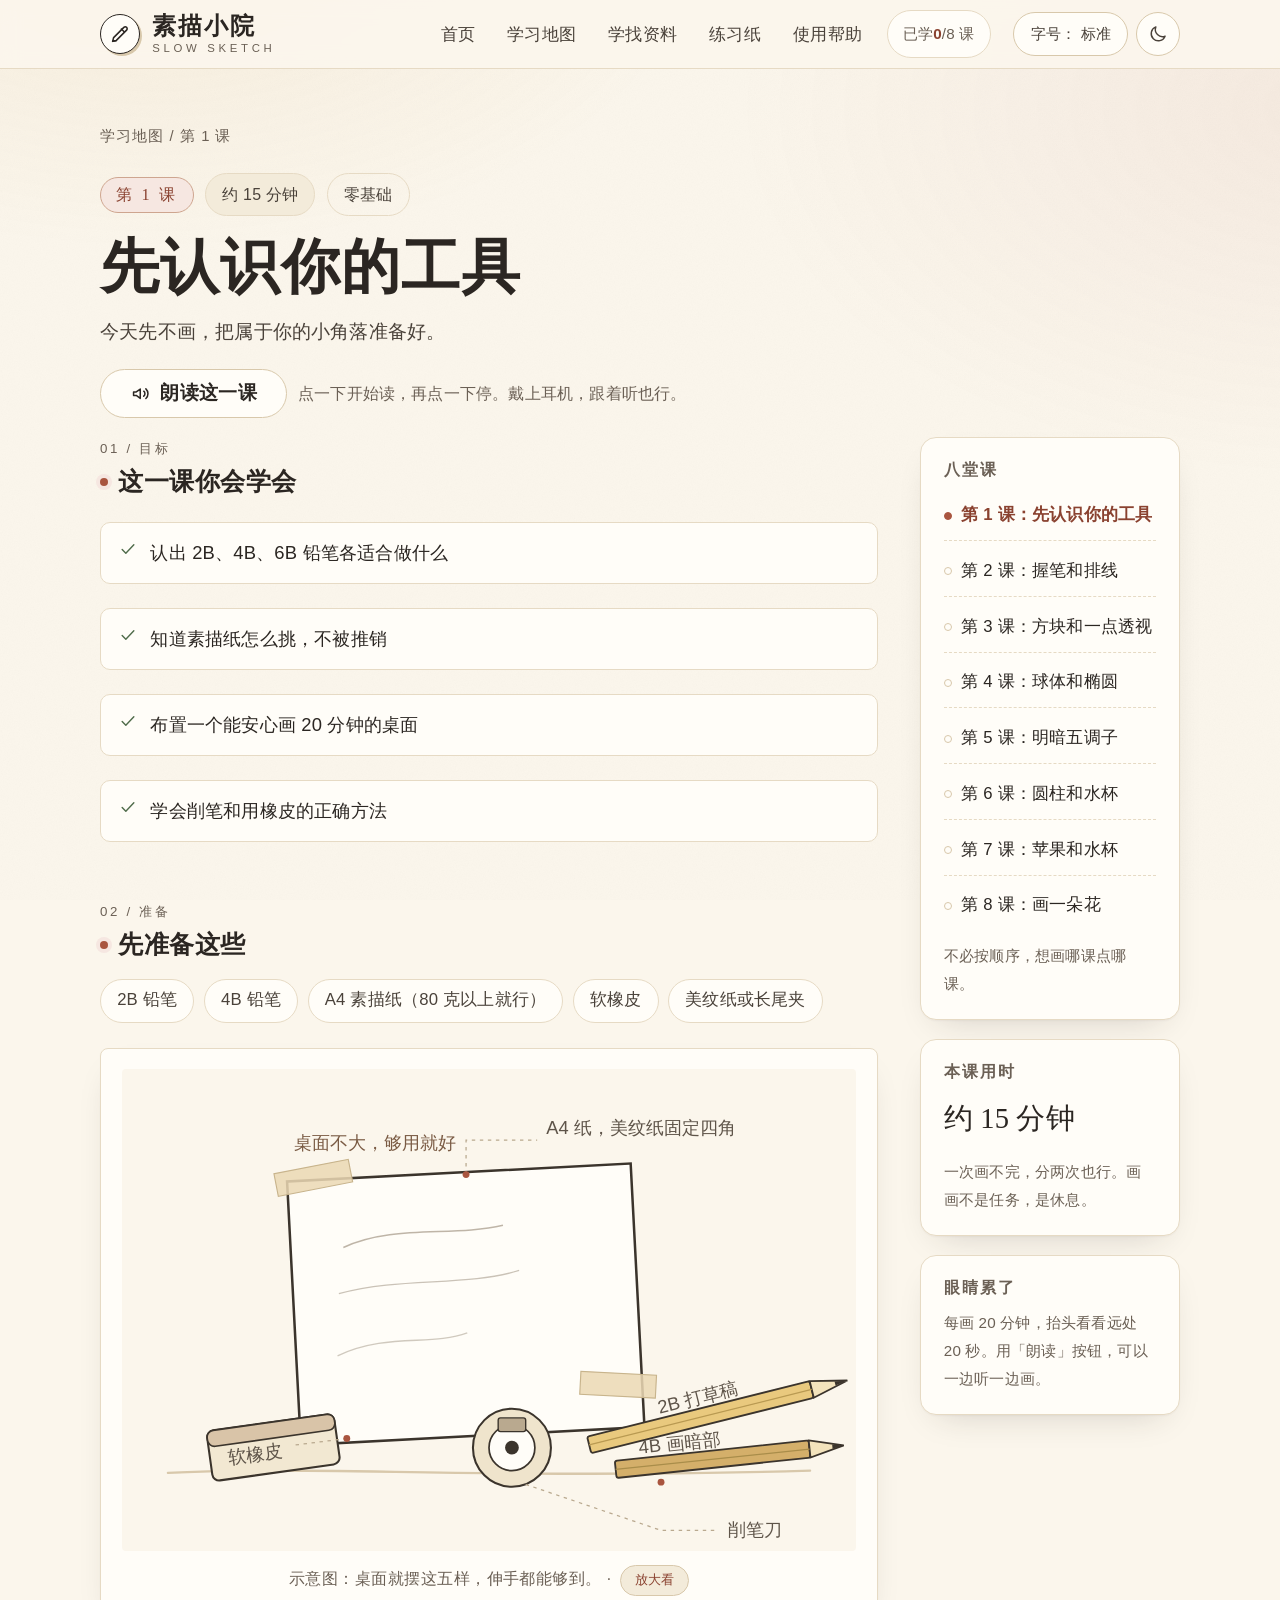
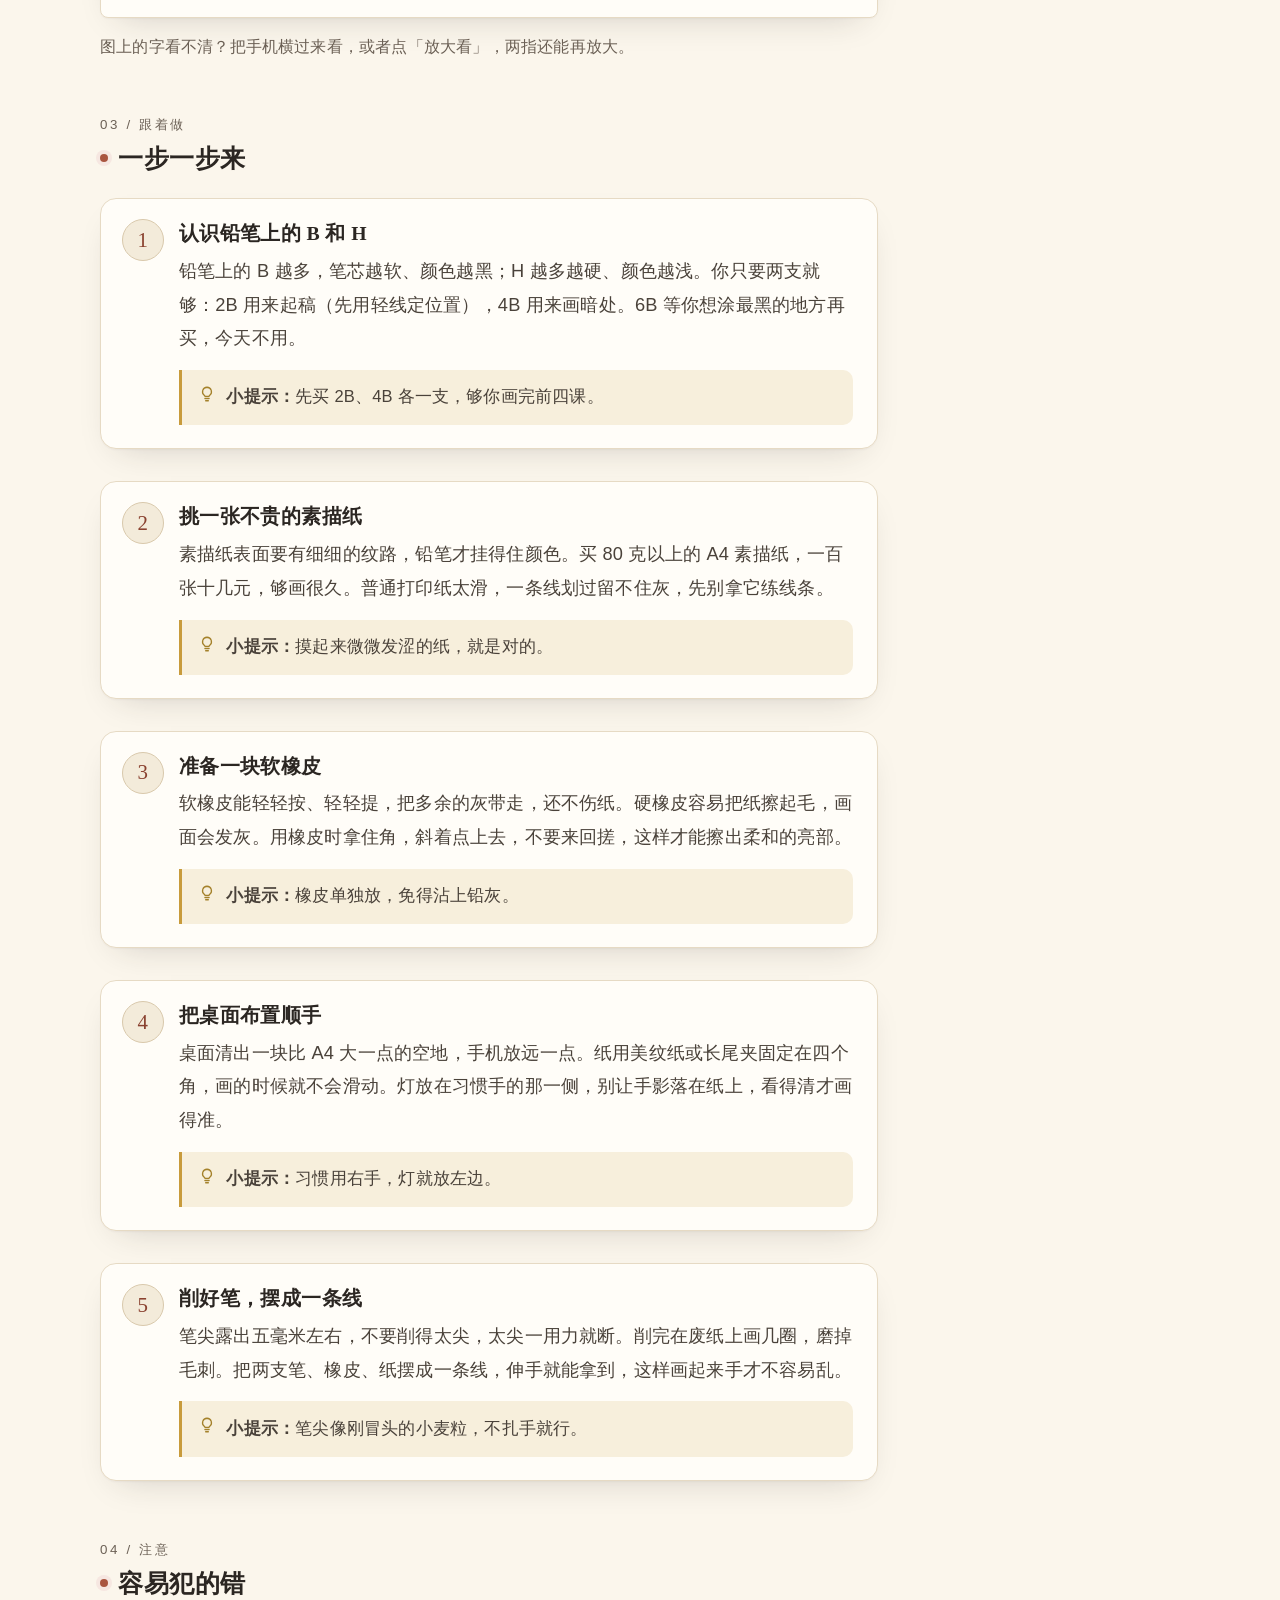
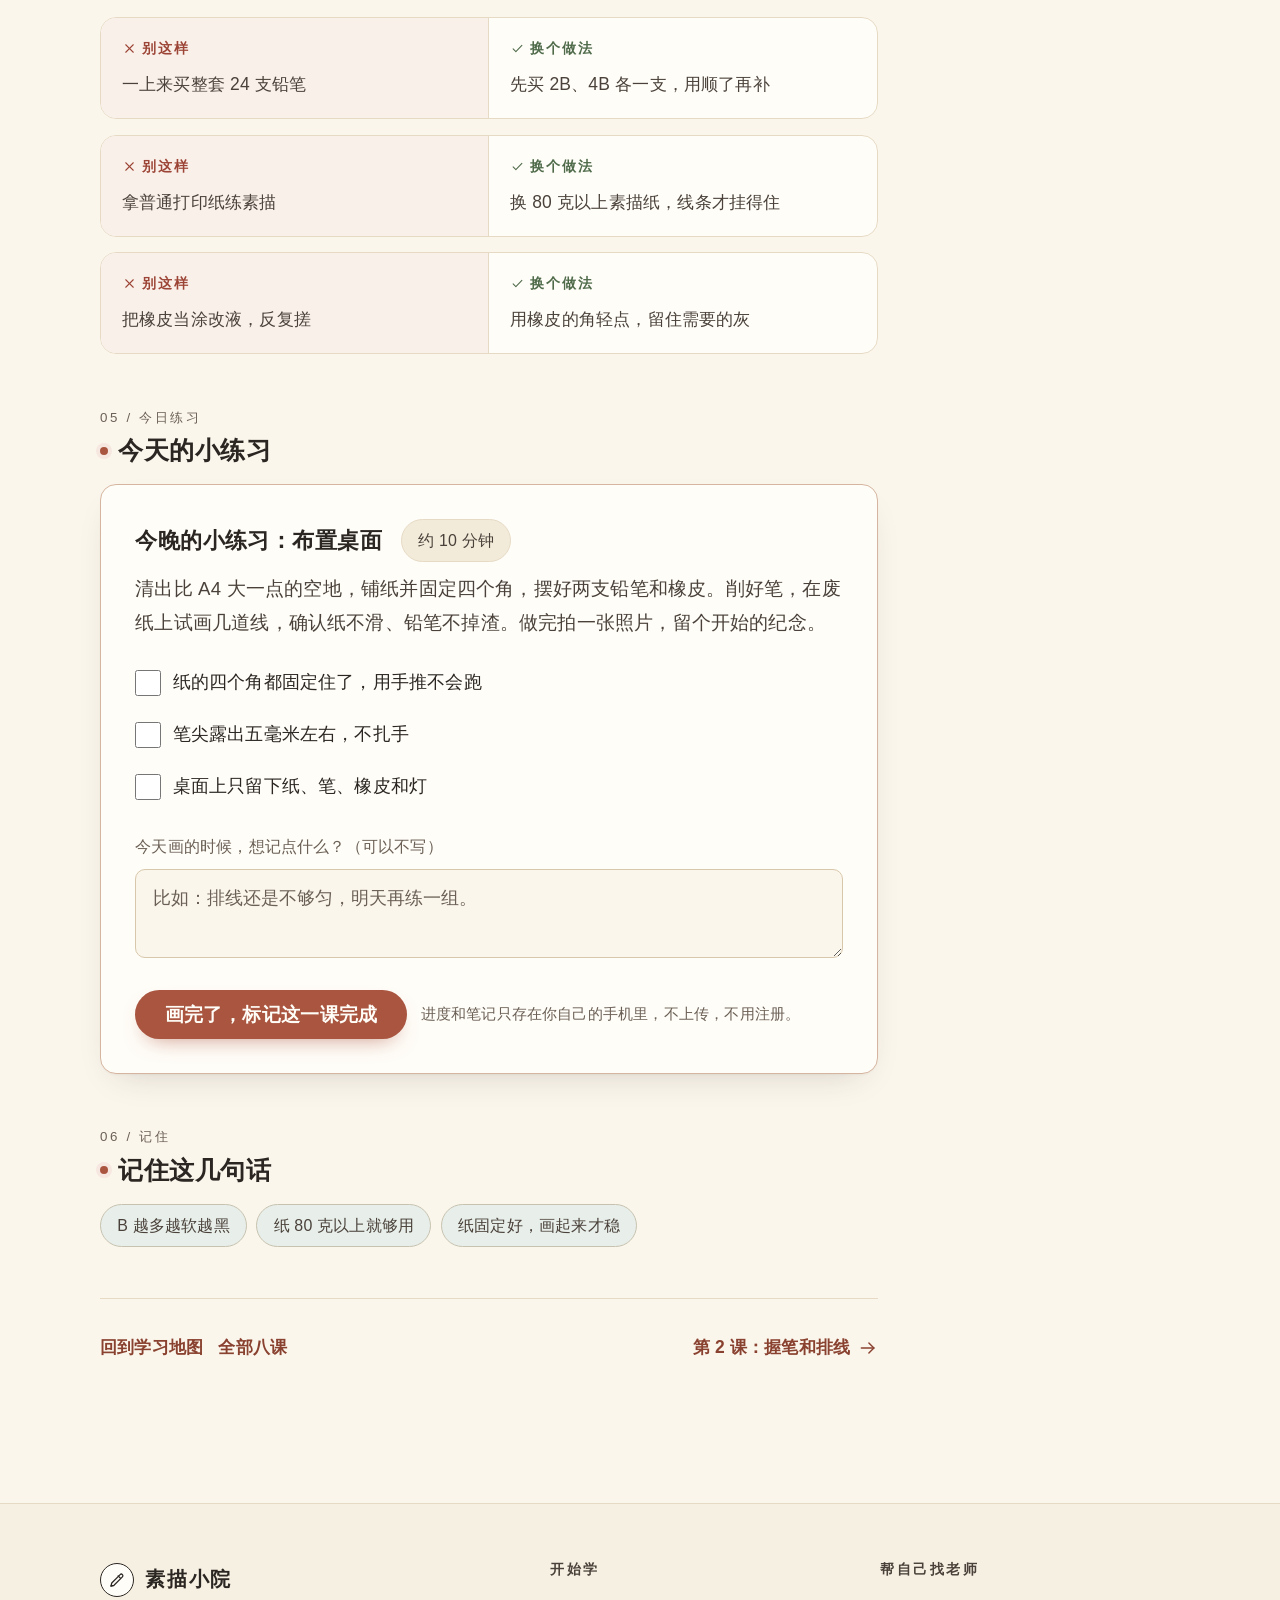
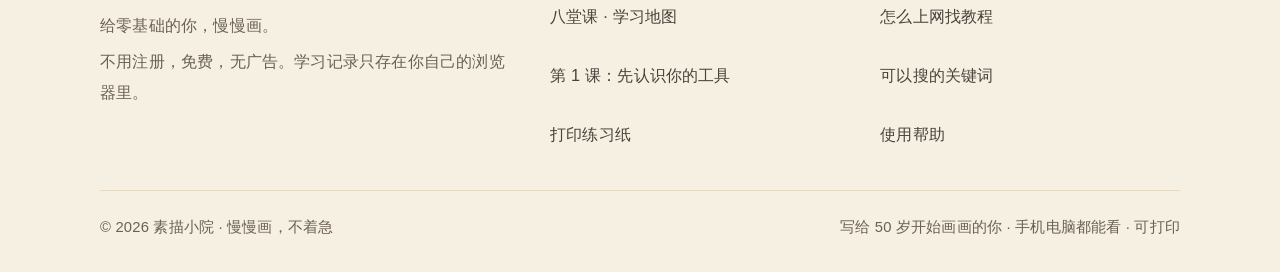
<file: lesson-1.html>
<!doctype html>
<html lang="zh-CN" data-fs="normal">
<head>
<meta charset="utf-8">
<meta name="viewport" content="width=device-width, initial-scale=1, viewport-fit=cover">
<title>第 1 课：先认识你的工具 · 素描小院</title>
<meta name="description" content="第 1 课「先认识你的工具」：不用买贵装备，手边五样就够。约 15 分钟，零基础可完成。">
<meta name="theme-color" content="#fbf6ec">
<meta name="color-scheme" content="light dark">
<meta property="og:title" content="第 1 课：先认识你的工具 · 素描小院">
<meta property="og:description" content="第 1 课「先认识你的工具」：不用买贵装备，手边五样就够。约 15 分钟，零基础可完成。">
<meta property="og:type" content="website">
<meta property="og:url" content="https://jarrettchen888.github.io/sketch-courtyard/">
<meta property="og:site_name" content="素描小院">
<link rel="apple-touch-icon" href="assets/img/apple-touch-icon.png">
<link rel="icon" href="data:image/svg+xml,%3Csvg xmlns='http://www.w3.org/2000/svg' viewBox='0 0 64 64'%3E%3Crect width='64' height='64' rx='14' fill='%23fbf6ec'/%3E%3Ccircle cx='32' cy='32' r='21' fill='none' stroke='%232b2622' stroke-width='3'/%3E%3Cpath d='M21 43l1.5-6 14-14a3.2 3.2 0 0 1 4.5 4.5l-14 14-6 1.5z' fill='none' stroke='%23a9553f' stroke-width='3' stroke-linejoin='round'/%3E%3C/svg%3E">
<link rel="manifest" href="manifest.webmanifest">
<link rel="stylesheet" href="assets/style.css">
<script>(function(){try{var d=document.documentElement;var f=localStorage.getItem('smxy.fs');if(f==='large'||f==='xlarge'){d.dataset.fs=f;}if(localStorage.getItem('smxy.theme')==='dark'){d.dataset.theme='dark';}}catch(e){}})();</script>
</head>
<body data-page="lesson">
<a class="skip-link" href="#main">跳到正文</a>
<header class="site-header">
  <div class="container header-inner">
    <a class="brand" href="index.html" aria-label="素描小院，回到首页">
      <span class="brand-mark" aria-hidden="true"><svg viewBox="0 0 24 24" fill="none" stroke="currentColor" stroke-width="1.7" stroke-linecap="round" stroke-linejoin="round" aria-hidden="true"><path d="M4 20l1-4L16.2 4.8a2.1 2.1 0 0 1 3 3L8 19l-4 1z"/><path d="M13.5 6.5l3 3"/><path d="M4 20l3.6-.6"/></svg></span>
      <span class="brand-text">素描小院<small>SLOW SKETCH</small></span>
    </a>
    <nav class="nav" aria-label="主导航">
      <a href="index.html">首页</a>
      <a href="map.html">学习地图</a>
      <a href="search.html">学找资料</a>
      <a href="practice.html">练习纸</a>
      <a href="help.html">使用帮助</a>
      <span class="nav-progress"><a href="map.html">已学 <b data-progress-text>0</b>/8 课</a></span>
    </nav>
    <div class="header-tools">
      <button class="btn-fs" type="button" data-fs-toggle aria-label="字号：标准，点一下切换">字号：<span data-fs-label>标准</span></button>
      <button class="btn-icon" type="button" data-theme-toggle aria-label="切换到夜间模式" aria-pressed="false"><svg class="icon-moon" viewBox="0 0 24 24" fill="none" stroke="currentColor" stroke-width="1.7" stroke-linecap="round" stroke-linejoin="round" aria-hidden="true"><path d="M20.5 14.6A8.6 8.6 0 0 1 9.4 3.5a8.6 8.6 0 1 0 11.1 11.1z"/></svg><svg class="icon-sun" viewBox="0 0 24 24" fill="none" stroke="currentColor" stroke-width="1.7" stroke-linecap="round" stroke-linejoin="round" aria-hidden="true"><circle cx="12" cy="12" r="4"/><path d="M12 2.5v2.2M12 19.3v2.2M2.5 12h2.2M19.3 12h2.2M5.2 5.2l1.6 1.6M17.2 17.2l1.6 1.6M18.8 5.2l-1.6 1.6M6.8 17.2l-1.6 1.6"/></svg></button>
    </div>
  </div>
</header>
<main id="main">
  <div class="container lesson-hero">
    <nav class="breadcrumb" aria-label="位置">
      <a href="map.html">学习地图</a><span aria-hidden="true">/</span><span>第 1 课</span>
    </nav>
    <div class="lesson-label">
      <span class="no">第 1 课</span>
      <span class="chip">约 15 分钟</span>
      <span class="chip chip-line">零基础</span>
    </div>
    <h1>先认识你的工具</h1>
    <p class="tagline">今天先不画，把属于你的小角落准备好。</p>
    <div class="read-row">
      <button class="btn btn-secondary" type="button" data-read><svg viewBox="0 0 24 24" fill="none" stroke="currentColor" stroke-width="1.7" stroke-linecap="round" stroke-linejoin="round" aria-hidden="true"><path d="M4 10v4h3l4.5 3.2V6.8L7 10H4z"/><path d="M15.4 9.2a3.6 3.6 0 0 1 0 5.6"/><path d="M17.8 6.6a7.4 7.4 0 0 1 0 10.8"/></svg> 朗读这一课</button>
      <span class="small muted">点一下开始读，再点一下停。戴上耳机，跟着听也行。</span>
    </div>
  </div>
  <div class="container lesson-body">
    <div class="lesson-layout">
      <article class="lesson-main" data-read-scope>
        <section class="block" aria-labelledby="h-goals">
          <div class="block-num">01 / 目标</div>
          <h2 id="h-goals"><span class="h-mark" aria-hidden="true"></span>这一课你会学会</h2>
          <ul class="goal-list">
            <li><svg viewBox="0 0 24 24" fill="none" stroke="currentColor" stroke-width="1.7" stroke-linecap="round" stroke-linejoin="round" aria-hidden="true"><path d="M5 12.6l4.4 4.4L19 7"/></svg><span>认出 2B、4B、6B 铅笔各适合做什么</span></li>
            <li><svg viewBox="0 0 24 24" fill="none" stroke="currentColor" stroke-width="1.7" stroke-linecap="round" stroke-linejoin="round" aria-hidden="true"><path d="M5 12.6l4.4 4.4L19 7"/></svg><span>知道素描纸怎么挑，不被推销</span></li>
            <li><svg viewBox="0 0 24 24" fill="none" stroke="currentColor" stroke-width="1.7" stroke-linecap="round" stroke-linejoin="round" aria-hidden="true"><path d="M5 12.6l4.4 4.4L19 7"/></svg><span>布置一个能安心画 20 分钟的桌面</span></li>
            <li><svg viewBox="0 0 24 24" fill="none" stroke="currentColor" stroke-width="1.7" stroke-linecap="round" stroke-linejoin="round" aria-hidden="true"><path d="M5 12.6l4.4 4.4L19 7"/></svg><span>学会削笔和用橡皮的正确方法</span></li>
          </ul>
        </section>

        <section class="block" aria-labelledby="h-prep">
          <div class="block-num">02 / 准备</div>
          <h2 id="h-prep"><span class="h-mark" aria-hidden="true"></span>先准备这些</h2>
          <div class="materials">
            <span class="chip">2B 铅笔</span>
            <span class="chip">4B 铅笔</span>
            <span class="chip">A4 素描纸（80 克以上就行）</span>
            <span class="chip">软橡皮</span>
            <span class="chip">美纹纸或长尾夹</span>
          </div>
          <figure class="figure" style="margin-top:1.3rem">
            <div class="art"><a class="fig-zoom" href="assets/img/tools.svg" target="_blank" rel="noopener" aria-label="放大查看示意图（在新窗口打开）"><img src="assets/img/tools.svg" width="640" height="420" alt="示意图：桌面上摆着铅笔、橡皮、素描纸、美纹纸和削笔刀，位置一目了然"></a></div>
            <figcaption>示意图：桌面就摆这五样，伸手都能够到。 · <a href="assets/img/tools.svg" target="_blank" rel="noopener">放大看</a></figcaption>
          </figure>
          <p class="fig-help">图上的字看不清？把手机横过来看，或者点「放大看」，两指还能再放大。</p>
        </section>

        <section class="block" aria-labelledby="h-steps">
          <div class="block-num">03 / 跟着做</div>
          <h2 id="h-steps"><span class="h-mark" aria-hidden="true"></span>一步一步来</h2>
          <ol class="steps">
            <li class="step">
              <span class="step-num" aria-hidden="true">1</span>
              <h3>认识铅笔上的 B 和 H</h3>
              <p>铅笔上的 B 越多，笔芯越软、颜色越黑；H 越多越硬、颜色越浅。你只要两支就够：2B 用来起稿（先用轻线定位置），4B 用来画暗处。6B 等你想涂最黑的地方再买，今天不用。</p>
              <div class="tip"><svg viewBox="0 0 24 24" fill="none" stroke="currentColor" stroke-width="1.7" stroke-linecap="round" stroke-linejoin="round" aria-hidden="true"><path d="M9.2 18h5.6"/><path d="M10.2 21h3.6"/><path d="M12 3a6 6 0 0 0-3.4 10.9c.4.3.6.7.6 1.2h5.6c0-.5.2-.9.6-1.2A6 6 0 0 0 12 3z"/></svg><span><b>小提示：</b>先买 2B、4B 各一支，够你画完前四课。</span></div>
            </li>
            <li class="step">
              <span class="step-num" aria-hidden="true">2</span>
              <h3>挑一张不贵的素描纸</h3>
              <p>素描纸表面要有细细的纹路，铅笔才挂得住颜色。买 80 克以上的 A4 素描纸，一百张十几元，够画很久。普通打印纸太滑，一条线划过留不住灰，先别拿它练线条。</p>
              <div class="tip"><svg viewBox="0 0 24 24" fill="none" stroke="currentColor" stroke-width="1.7" stroke-linecap="round" stroke-linejoin="round" aria-hidden="true"><path d="M9.2 18h5.6"/><path d="M10.2 21h3.6"/><path d="M12 3a6 6 0 0 0-3.4 10.9c.4.3.6.7.6 1.2h5.6c0-.5.2-.9.6-1.2A6 6 0 0 0 12 3z"/></svg><span><b>小提示：</b>摸起来微微发涩的纸，就是对的。</span></div>
            </li>
            <li class="step">
              <span class="step-num" aria-hidden="true">3</span>
              <h3>准备一块软橡皮</h3>
              <p>软橡皮能轻轻按、轻轻提，把多余的灰带走，还不伤纸。硬橡皮容易把纸擦起毛，画面会发灰。用橡皮时拿住角，斜着点上去，不要来回搓，这样才能擦出柔和的亮部。</p>
              <div class="tip"><svg viewBox="0 0 24 24" fill="none" stroke="currentColor" stroke-width="1.7" stroke-linecap="round" stroke-linejoin="round" aria-hidden="true"><path d="M9.2 18h5.6"/><path d="M10.2 21h3.6"/><path d="M12 3a6 6 0 0 0-3.4 10.9c.4.3.6.7.6 1.2h5.6c0-.5.2-.9.6-1.2A6 6 0 0 0 12 3z"/></svg><span><b>小提示：</b>橡皮单独放，免得沾上铅灰。</span></div>
            </li>
            <li class="step">
              <span class="step-num" aria-hidden="true">4</span>
              <h3>把桌面布置顺手</h3>
              <p>桌面清出一块比 A4 大一点的空地，手机放远一点。纸用美纹纸或长尾夹固定在四个角，画的时候就不会滑动。灯放在习惯手的那一侧，别让手影落在纸上，看得清才画得准。</p>
              <div class="tip"><svg viewBox="0 0 24 24" fill="none" stroke="currentColor" stroke-width="1.7" stroke-linecap="round" stroke-linejoin="round" aria-hidden="true"><path d="M9.2 18h5.6"/><path d="M10.2 21h3.6"/><path d="M12 3a6 6 0 0 0-3.4 10.9c.4.3.6.7.6 1.2h5.6c0-.5.2-.9.6-1.2A6 6 0 0 0 12 3z"/></svg><span><b>小提示：</b>习惯用右手，灯就放左边。</span></div>
            </li>
            <li class="step">
              <span class="step-num" aria-hidden="true">5</span>
              <h3>削好笔，摆成一条线</h3>
              <p>笔尖露出五毫米左右，不要削得太尖，太尖一用力就断。削完在废纸上画几圈，磨掉毛刺。把两支笔、橡皮、纸摆成一条线，伸手就能拿到，这样画起来手才不容易乱。</p>
              <div class="tip"><svg viewBox="0 0 24 24" fill="none" stroke="currentColor" stroke-width="1.7" stroke-linecap="round" stroke-linejoin="round" aria-hidden="true"><path d="M9.2 18h5.6"/><path d="M10.2 21h3.6"/><path d="M12 3a6 6 0 0 0-3.4 10.9c.4.3.6.7.6 1.2h5.6c0-.5.2-.9.6-1.2A6 6 0 0 0 12 3z"/></svg><span><b>小提示：</b>笔尖像刚冒头的小麦粒，不扎手就行。</span></div>
            </li>
          </ol>
        </section>

        <section class="block" aria-labelledby="h-mistakes">
          <div class="block-num">04 / 注意</div>
          <h2 id="h-mistakes"><span class="h-mark" aria-hidden="true"></span>容易犯的错</h2>
          <div class="mistakes">
            <div class="mistake">
              <div class="dont">
                <span class="label"><svg viewBox="0 0 24 24" fill="none" stroke="currentColor" stroke-width="1.7" stroke-linecap="round" stroke-linejoin="round" aria-hidden="true"><path d="M6 6l12 12"/><path d="M18 6L6 18"/></svg>别这样</span>
                <p>一上来买整套 24 支铅笔</p>
              </div>
              <div class="do">
                <span class="label"><svg viewBox="0 0 24 24" fill="none" stroke="currentColor" stroke-width="1.7" stroke-linecap="round" stroke-linejoin="round" aria-hidden="true"><path d="M5 12.6l4.4 4.4L19 7"/></svg>换个做法</span>
                <p>先买 2B、4B 各一支，用顺了再补</p>
              </div>
            </div>
            <div class="mistake">
              <div class="dont">
                <span class="label"><svg viewBox="0 0 24 24" fill="none" stroke="currentColor" stroke-width="1.7" stroke-linecap="round" stroke-linejoin="round" aria-hidden="true"><path d="M6 6l12 12"/><path d="M18 6L6 18"/></svg>别这样</span>
                <p>拿普通打印纸练素描</p>
              </div>
              <div class="do">
                <span class="label"><svg viewBox="0 0 24 24" fill="none" stroke="currentColor" stroke-width="1.7" stroke-linecap="round" stroke-linejoin="round" aria-hidden="true"><path d="M5 12.6l4.4 4.4L19 7"/></svg>换个做法</span>
                <p>换 80 克以上素描纸，线条才挂得住</p>
              </div>
            </div>
            <div class="mistake">
              <div class="dont">
                <span class="label"><svg viewBox="0 0 24 24" fill="none" stroke="currentColor" stroke-width="1.7" stroke-linecap="round" stroke-linejoin="round" aria-hidden="true"><path d="M6 6l12 12"/><path d="M18 6L6 18"/></svg>别这样</span>
                <p>把橡皮当涂改液，反复搓</p>
              </div>
              <div class="do">
                <span class="label"><svg viewBox="0 0 24 24" fill="none" stroke="currentColor" stroke-width="1.7" stroke-linecap="round" stroke-linejoin="round" aria-hidden="true"><path d="M5 12.6l4.4 4.4L19 7"/></svg>换个做法</span>
                <p>用橡皮的角轻点，留住需要的灰</p>
              </div>
            </div>
          </div>
        </section>

        <section class="block" aria-labelledby="h-practice">
          <div class="block-num">05 / 今日练习</div>
          <h2 id="h-practice"><span class="h-mark" aria-hidden="true"></span>今天的小练习</h2>
          <div class="practice-card">
            <div class="practice-head">
              <h3>今晚的小练习：布置桌面</h3>
              <span class="chip">约 10 分钟</span>
            </div>
            <p class="practice-task">清出比 A4 大一点的空地，铺纸并固定四个角，摆好两支铅笔和橡皮。削好笔，在废纸上试画几道线，确认纸不滑、铅笔不掉渣。做完拍一张照片，留个开始的纪念。</p>
            <ul class="checklist" data-persist="check.1">
              <li><input type="checkbox" id="ck-1-0" data-ck="0"><label for="ck-1-0">纸的四个角都固定住了，用手推不会跑</label></li>
              <li><input type="checkbox" id="ck-1-1" data-ck="1"><label for="ck-1-1">笔尖露出五毫米左右，不扎手</label></li>
              <li><input type="checkbox" id="ck-1-2" data-ck="2"><label for="ck-1-2">桌面上只留下纸、笔、橡皮和灯</label></li>
            </ul>
            <div class="note-field">
              <label for="note-1">今天画的时候，想记点什么？（可以不写）</label>
              <textarea id="note-1" data-note="1" placeholder="比如：排线还是不够匀，明天再练一组。"></textarea>
            </div>
            <div class="practice-actions">
              <button class="btn btn-primary" type="button" data-complete-btn="1">画完了，标记这一课完成</button>
              <p class="save-hint">进度和笔记只存在你自己的手机里，不上传，不用注册。</p>
            </div>
          </div>
        </section>

        <section class="block" aria-labelledby="h-recap">
          <div class="block-num">06 / 记住</div>
          <h2 id="h-recap"><span class="h-mark" aria-hidden="true"></span>记住这几句话</h2>
          <div class="recap">
            <span class="chip">B 越多越软越黑</span>
            <span class="chip">纸 80 克以上就够用</span>
            <span class="chip">纸固定好，画起来才稳</span>
          </div>
        </section>

        <nav class="lesson-nav" aria-label="课程导航">
          <a href="map.html">回到学习地图</a>
          <a href="map.html">全部八课</a>
          <a class="next" href="lesson-2.html">第 2 课：握笔和排线 <svg viewBox="0 0 24 24" fill="none" stroke="currentColor" stroke-width="1.7" stroke-linecap="round" stroke-linejoin="round" aria-hidden="true"><path d="M4 12h15"/><path d="M13 6l6 6-6 6"/></svg></a>
        </nav>
        <noscript><p class="small muted" style="margin-top:1rem">浏览器没有开启脚本：勾选和进度不会被记住，但不影响你阅读和照着画。</p></noscript>
      </article>

      <aside class="lesson-aside" aria-label="本课信息">
        <div class="card aside-card">
          <h3>八堂课</h3>
          <ul class="aside-list">
            <li data-lesson-row="1" class="is-current">
              <span class="dot" aria-hidden="true"></span>
              <a href="lesson-1.html" style="color:inherit;text-decoration:none" aria-current="page">第 1 课：先认识你的工具</a>
            </li>
            <li data-lesson-row="2">
              <span class="dot" aria-hidden="true"></span>
              <a href="lesson-2.html" style="color:inherit;text-decoration:none">第 2 课：握笔和排线</a>
            </li>
            <li data-lesson-row="3">
              <span class="dot" aria-hidden="true"></span>
              <a href="lesson-3.html" style="color:inherit;text-decoration:none">第 3 课：方块和一点透视</a>
            </li>
            <li data-lesson-row="4">
              <span class="dot" aria-hidden="true"></span>
              <a href="lesson-4.html" style="color:inherit;text-decoration:none">第 4 课：球体和椭圆</a>
            </li>
            <li data-lesson-row="5">
              <span class="dot" aria-hidden="true"></span>
              <a href="lesson-5.html" style="color:inherit;text-decoration:none">第 5 课：明暗五调子</a>
            </li>
            <li data-lesson-row="6">
              <span class="dot" aria-hidden="true"></span>
              <a href="lesson-6.html" style="color:inherit;text-decoration:none">第 6 课：圆柱和水杯</a>
            </li>
            <li data-lesson-row="7">
              <span class="dot" aria-hidden="true"></span>
              <a href="lesson-7.html" style="color:inherit;text-decoration:none">第 7 课：苹果和水杯</a>
            </li>
            <li data-lesson-row="8">
              <span class="dot" aria-hidden="true"></span>
              <a href="lesson-8.html" style="color:inherit;text-decoration:none">第 8 课：画一朵花</a>
            </li>
          </ul>
          <p class="aside-note">不必按顺序，想画哪课点哪课。</p>
        </div>
        <div class="card aside-card">
          <h3>本课用时</h3>
          <p style="font-family:var(--font-serif);font-size:1.5rem;margin:0 0 .3rem">约 15 分钟</p>
          <p class="aside-note">一次画不完，分两次也行。画画不是任务，是休息。</p>
        </div>
        <div class="card aside-card">
          <h3>眼睛累了</h3>
          <p class="aside-note">每画 20 分钟，抬头看看远处 20 秒。用「朗读」按钮，可以一边听一边画。</p>
        </div>
      </aside>
    </div>
  </div>
</main>

<nav class="tabbar" aria-label="快捷导航">
  <a href="index.html"><svg viewBox="0 0 24 24" fill="none" stroke="currentColor" stroke-width="1.7" stroke-linecap="round" stroke-linejoin="round" aria-hidden="true"><path d="M4 11l8-7 8 7"/><path d="M6 10v10h12V10"/></svg><span>首页</span></a>
  <a href="map.html"><svg viewBox="0 0 24 24" fill="none" stroke="currentColor" stroke-width="1.7" stroke-linecap="round" stroke-linejoin="round" aria-hidden="true"><path d="M3 6.5l6-2.5 6 2.5 6-2.5V18l-6 2.5-6-2.5-6 2.5z"/><path d="M9 4v16"/><path d="M15 6.5V22"/></svg><span>学习地图</span></a>
  <a href="search.html"><svg viewBox="0 0 24 24" fill="none" stroke="currentColor" stroke-width="1.7" stroke-linecap="round" stroke-linejoin="round" aria-hidden="true"><circle cx="11" cy="11" r="6.2"/><path d="M15.6 15.6L21 21"/></svg><span>学找资料</span></a>
  <a href="practice.html"><svg viewBox="0 0 24 24" fill="none" stroke="currentColor" stroke-width="1.7" stroke-linecap="round" stroke-linejoin="round" aria-hidden="true"><rect x="4" y="4" width="16" height="16" rx="2.5"/><path d="M4 12h16"/><path d="M12 4v16"/></svg><span>练习纸</span></a>
  <a href="help.html"><svg viewBox="0 0 24 24" fill="none" stroke="currentColor" stroke-width="1.7" stroke-linecap="round" stroke-linejoin="round" aria-hidden="true"><circle cx="12" cy="12" r="8.2"/><path d="M9.4 9.4a2.7 2.7 0 1 1 3.8 2.5c-.7.4-1.2 1-1.2 1.9"/><circle cx="12" cy="17" r=".7" fill="currentColor" stroke="none"/></svg><span>使用帮助</span></a>
</nav>
<footer class="site-footer">
  <div class="container">
    <div class="footer-grid">
      <div>
        <div class="footer-brand"><span class="brand-mark" aria-hidden="true"><svg viewBox="0 0 24 24" fill="none" stroke="currentColor" stroke-width="1.7" stroke-linecap="round" stroke-linejoin="round" aria-hidden="true"><path d="M4 20l1-4L16.2 4.8a2.1 2.1 0 0 1 3 3L8 19l-4 1z"/><path d="M13.5 6.5l3 3"/><path d="M4 20l3.6-.6"/></svg></span><strong>素描小院</strong></div>
        <p>给零基础的你，慢慢画。</p>
        <p>不用注册，免费，无广告。学习记录只存在你自己的浏览器里。</p>
      </div>
      <div>
        <h4>开始学</h4>
        <ul>
          <li><a href="map.html">八堂课 · 学习地图</a></li>
          <li><a href="lesson-1.html">第 1 课：先认识你的工具</a></li>
          <li><a href="practice.html">打印练习纸</a></li>
        </ul>
      </div>
      <div>
        <h4>帮自己找老师</h4>
        <ul>
          <li><a href="search.html">怎么上网找教程</a></li>
          <li><a href="search.html#keywords">可以搜的关键词</a></li>
          <li><a href="help.html">使用帮助</a></li>
        </ul>
      </div>
    </div>
    <div class="footer-bottom">
      <span>© 2026 素描小院 · 慢慢画，不着急</span>
      <span>写给 50 岁开始画画的你 · 手机电脑都能看 · 可打印</span>
    </div>
  </div>
</footer><script src="assets/app.js"></script>
</body>
</html>
</file>
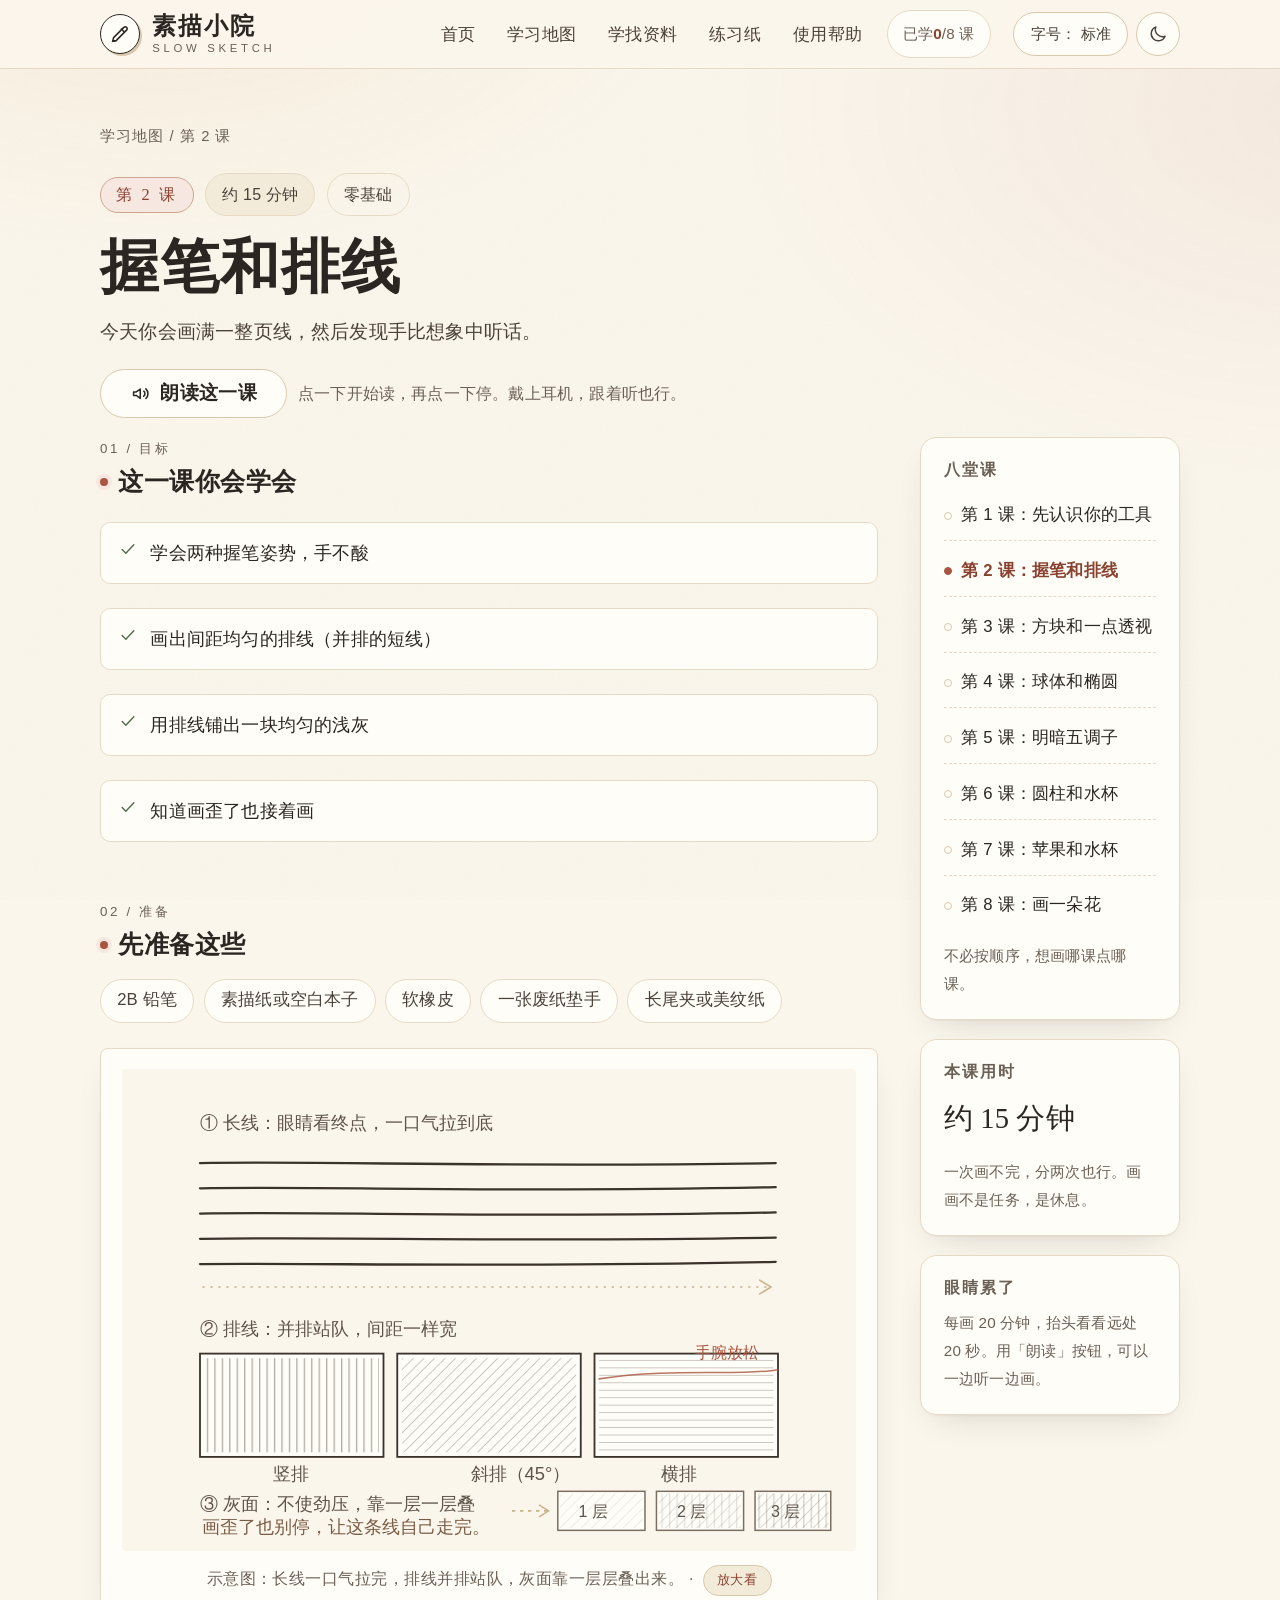
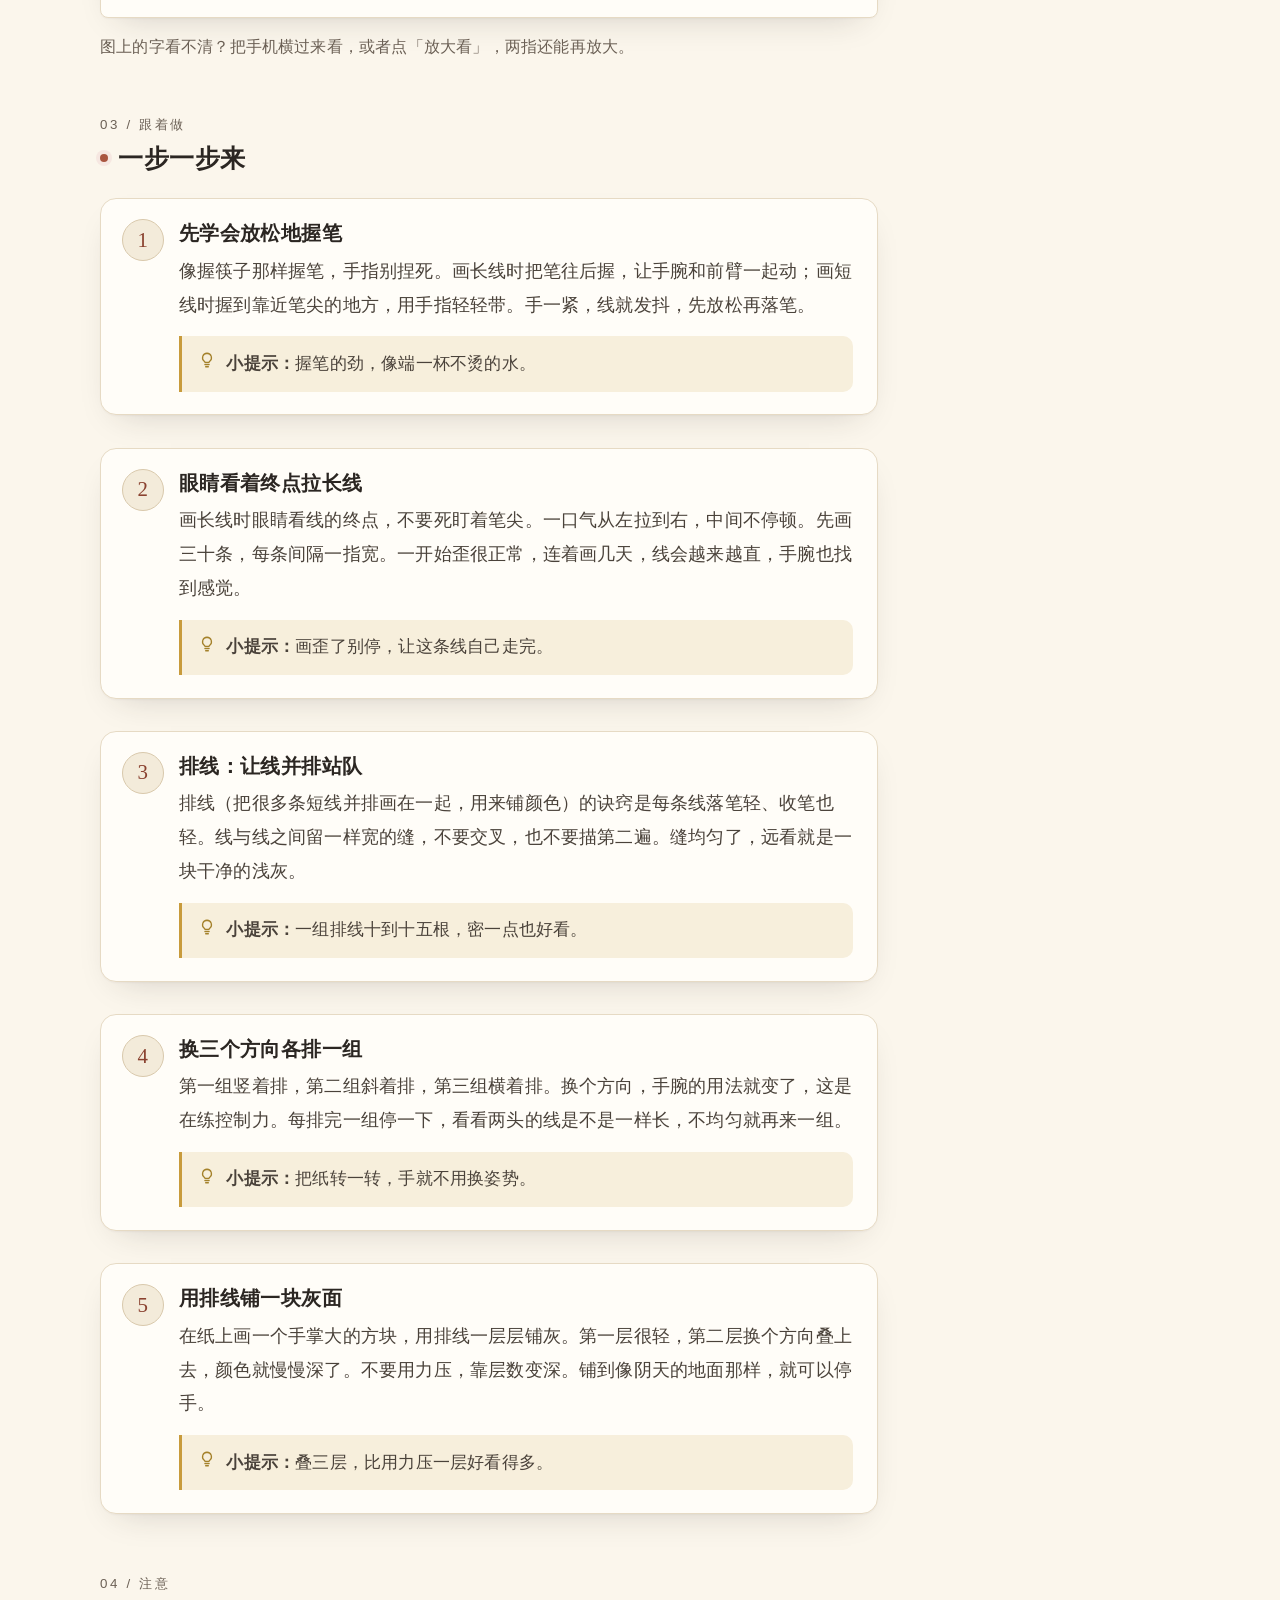
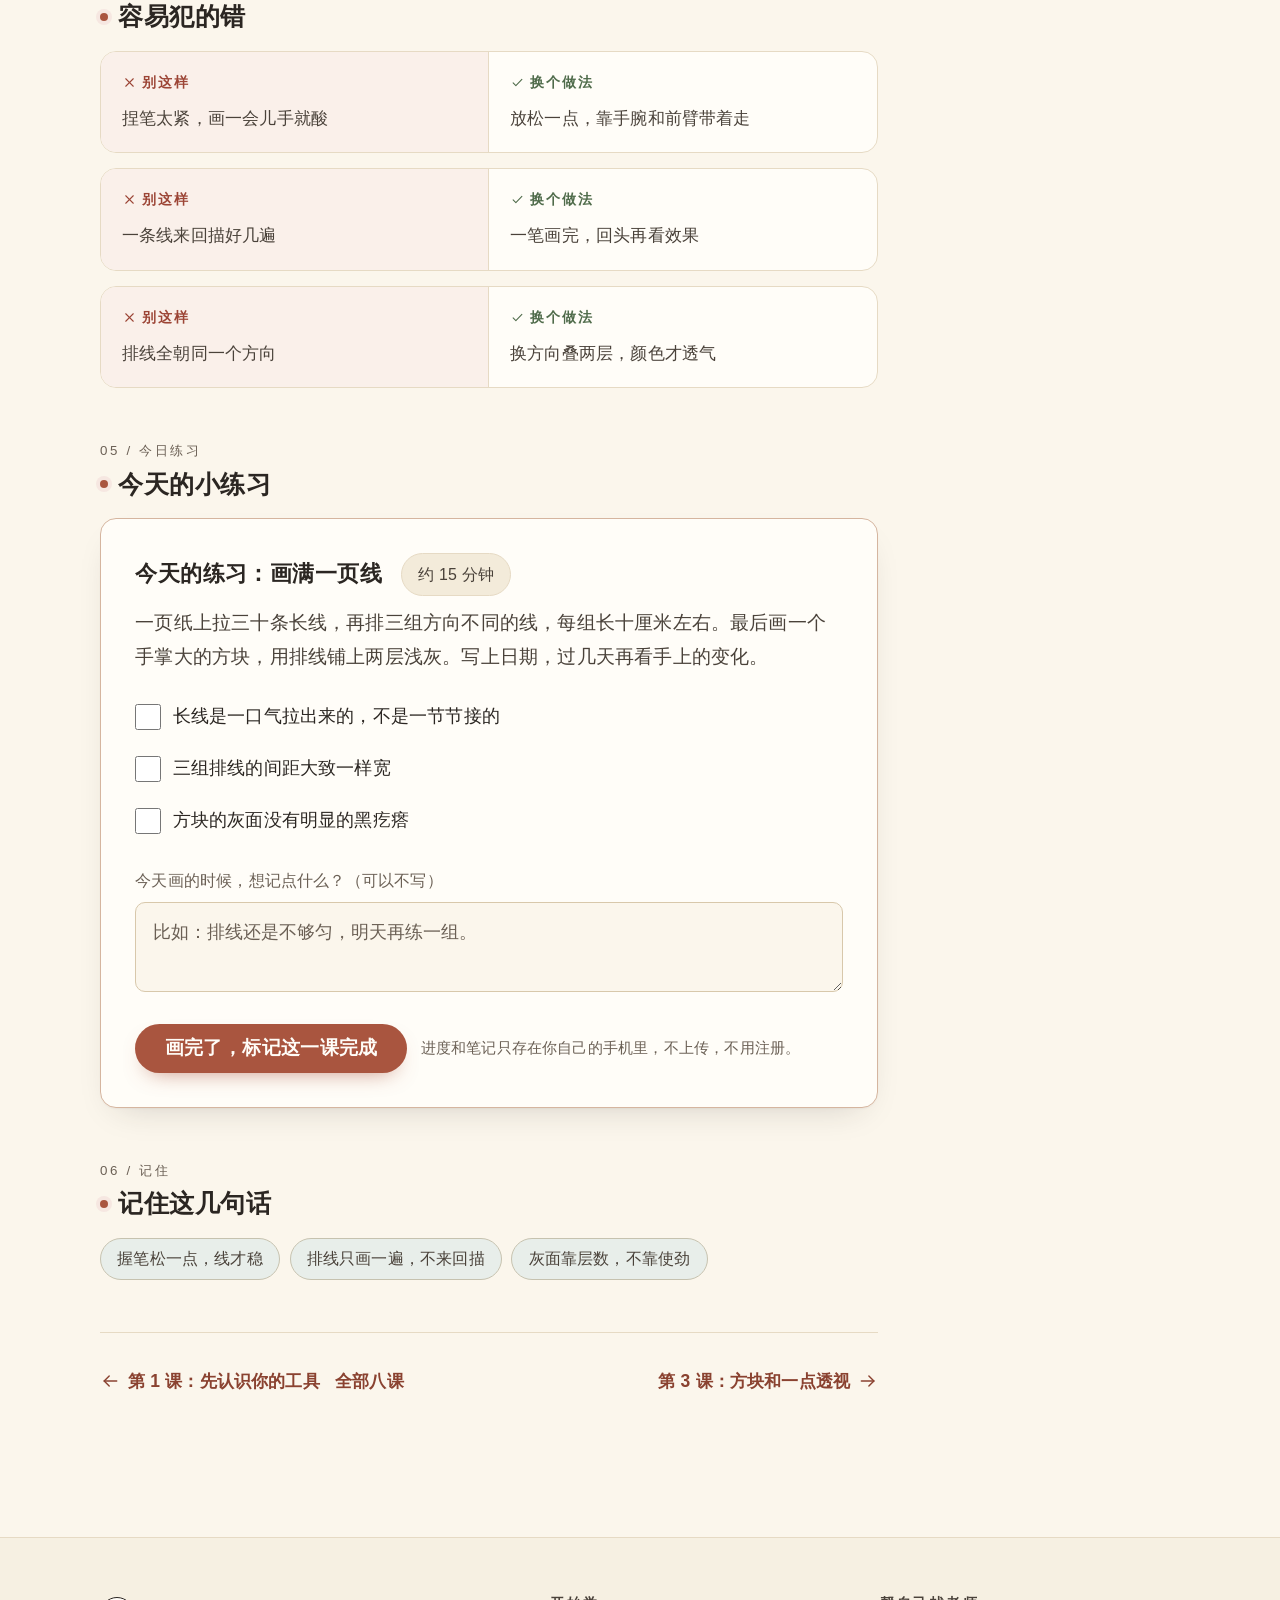
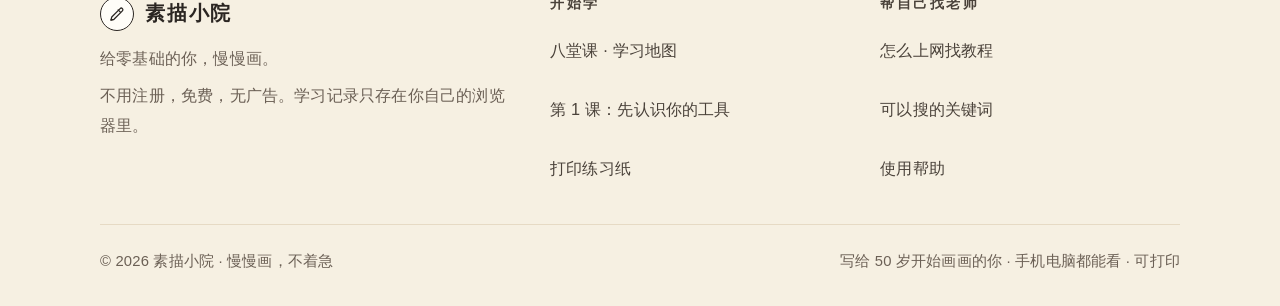
<file: lesson-2.html>
<!doctype html>
<html lang="zh-CN" data-fs="normal">
<head>
<meta charset="utf-8">
<meta name="viewport" content="width=device-width, initial-scale=1, viewport-fit=cover">
<title>第 2 课：握笔和排线 · 素描小院</title>
<meta name="description" content="第 2 课「握笔和排线」：手松一点，线才活。约 15 分钟，零基础可完成。">
<meta name="theme-color" content="#fbf6ec">
<meta name="color-scheme" content="light dark">
<meta property="og:title" content="第 2 课：握笔和排线 · 素描小院">
<meta property="og:description" content="第 2 课「握笔和排线」：手松一点，线才活。约 15 分钟，零基础可完成。">
<meta property="og:type" content="website">
<meta property="og:url" content="https://jarrettchen888.github.io/sketch-courtyard/">
<meta property="og:site_name" content="素描小院">
<link rel="apple-touch-icon" href="assets/img/apple-touch-icon.png">
<link rel="icon" href="data:image/svg+xml,%3Csvg xmlns='http://www.w3.org/2000/svg' viewBox='0 0 64 64'%3E%3Crect width='64' height='64' rx='14' fill='%23fbf6ec'/%3E%3Ccircle cx='32' cy='32' r='21' fill='none' stroke='%232b2622' stroke-width='3'/%3E%3Cpath d='M21 43l1.5-6 14-14a3.2 3.2 0 0 1 4.5 4.5l-14 14-6 1.5z' fill='none' stroke='%23a9553f' stroke-width='3' stroke-linejoin='round'/%3E%3C/svg%3E">
<link rel="manifest" href="manifest.webmanifest">
<link rel="stylesheet" href="assets/style.css">
<script>(function(){try{var d=document.documentElement;var f=localStorage.getItem('smxy.fs');if(f==='large'||f==='xlarge'){d.dataset.fs=f;}if(localStorage.getItem('smxy.theme')==='dark'){d.dataset.theme='dark';}}catch(e){}})();</script>
</head>
<body data-page="lesson">
<a class="skip-link" href="#main">跳到正文</a>
<header class="site-header">
  <div class="container header-inner">
    <a class="brand" href="index.html" aria-label="素描小院，回到首页">
      <span class="brand-mark" aria-hidden="true"><svg viewBox="0 0 24 24" fill="none" stroke="currentColor" stroke-width="1.7" stroke-linecap="round" stroke-linejoin="round" aria-hidden="true"><path d="M4 20l1-4L16.2 4.8a2.1 2.1 0 0 1 3 3L8 19l-4 1z"/><path d="M13.5 6.5l3 3"/><path d="M4 20l3.6-.6"/></svg></span>
      <span class="brand-text">素描小院<small>SLOW SKETCH</small></span>
    </a>
    <nav class="nav" aria-label="主导航">
      <a href="index.html">首页</a>
      <a href="map.html">学习地图</a>
      <a href="search.html">学找资料</a>
      <a href="practice.html">练习纸</a>
      <a href="help.html">使用帮助</a>
      <span class="nav-progress"><a href="map.html">已学 <b data-progress-text>0</b>/8 课</a></span>
    </nav>
    <div class="header-tools">
      <button class="btn-fs" type="button" data-fs-toggle aria-label="字号：标准，点一下切换">字号：<span data-fs-label>标准</span></button>
      <button class="btn-icon" type="button" data-theme-toggle aria-label="切换到夜间模式" aria-pressed="false"><svg class="icon-moon" viewBox="0 0 24 24" fill="none" stroke="currentColor" stroke-width="1.7" stroke-linecap="round" stroke-linejoin="round" aria-hidden="true"><path d="M20.5 14.6A8.6 8.6 0 0 1 9.4 3.5a8.6 8.6 0 1 0 11.1 11.1z"/></svg><svg class="icon-sun" viewBox="0 0 24 24" fill="none" stroke="currentColor" stroke-width="1.7" stroke-linecap="round" stroke-linejoin="round" aria-hidden="true"><circle cx="12" cy="12" r="4"/><path d="M12 2.5v2.2M12 19.3v2.2M2.5 12h2.2M19.3 12h2.2M5.2 5.2l1.6 1.6M17.2 17.2l1.6 1.6M18.8 5.2l-1.6 1.6M6.8 17.2l-1.6 1.6"/></svg></button>
    </div>
  </div>
</header>
<main id="main">
  <div class="container lesson-hero">
    <nav class="breadcrumb" aria-label="位置">
      <a href="map.html">学习地图</a><span aria-hidden="true">/</span><span>第 2 课</span>
    </nav>
    <div class="lesson-label">
      <span class="no">第 2 课</span>
      <span class="chip">约 15 分钟</span>
      <span class="chip chip-line">零基础</span>
    </div>
    <h1>握笔和排线</h1>
    <p class="tagline">今天你会画满一整页线，然后发现手比想象中听话。</p>
    <div class="read-row">
      <button class="btn btn-secondary" type="button" data-read><svg viewBox="0 0 24 24" fill="none" stroke="currentColor" stroke-width="1.7" stroke-linecap="round" stroke-linejoin="round" aria-hidden="true"><path d="M4 10v4h3l4.5 3.2V6.8L7 10H4z"/><path d="M15.4 9.2a3.6 3.6 0 0 1 0 5.6"/><path d="M17.8 6.6a7.4 7.4 0 0 1 0 10.8"/></svg> 朗读这一课</button>
      <span class="small muted">点一下开始读，再点一下停。戴上耳机，跟着听也行。</span>
    </div>
  </div>
  <div class="container lesson-body">
    <div class="lesson-layout">
      <article class="lesson-main" data-read-scope>
        <section class="block" aria-labelledby="h-goals">
          <div class="block-num">01 / 目标</div>
          <h2 id="h-goals"><span class="h-mark" aria-hidden="true"></span>这一课你会学会</h2>
          <ul class="goal-list">
            <li><svg viewBox="0 0 24 24" fill="none" stroke="currentColor" stroke-width="1.7" stroke-linecap="round" stroke-linejoin="round" aria-hidden="true"><path d="M5 12.6l4.4 4.4L19 7"/></svg><span>学会两种握笔姿势，手不酸</span></li>
            <li><svg viewBox="0 0 24 24" fill="none" stroke="currentColor" stroke-width="1.7" stroke-linecap="round" stroke-linejoin="round" aria-hidden="true"><path d="M5 12.6l4.4 4.4L19 7"/></svg><span>画出间距均匀的排线（并排的短线）</span></li>
            <li><svg viewBox="0 0 24 24" fill="none" stroke="currentColor" stroke-width="1.7" stroke-linecap="round" stroke-linejoin="round" aria-hidden="true"><path d="M5 12.6l4.4 4.4L19 7"/></svg><span>用排线铺出一块均匀的浅灰</span></li>
            <li><svg viewBox="0 0 24 24" fill="none" stroke="currentColor" stroke-width="1.7" stroke-linecap="round" stroke-linejoin="round" aria-hidden="true"><path d="M5 12.6l4.4 4.4L19 7"/></svg><span>知道画歪了也接着画</span></li>
          </ul>
        </section>

        <section class="block" aria-labelledby="h-prep">
          <div class="block-num">02 / 准备</div>
          <h2 id="h-prep"><span class="h-mark" aria-hidden="true"></span>先准备这些</h2>
          <div class="materials">
            <span class="chip">2B 铅笔</span>
            <span class="chip">素描纸或空白本子</span>
            <span class="chip">软橡皮</span>
            <span class="chip">一张废纸垫手</span>
            <span class="chip">长尾夹或美纹纸</span>
          </div>
          <figure class="figure" style="margin-top:1.3rem">
            <div class="art"><a class="fig-zoom" href="assets/img/lines.svg" target="_blank" rel="noopener" aria-label="放大查看示意图（在新窗口打开）"><img src="assets/img/lines.svg" width="640" height="420" alt="示意图：练习纸上画着长线、竖排线、斜排线和一块用排线铺出的灰面"></a></div>
            <figcaption>示意图：长线一口气拉完，排线并排站队，灰面靠一层层叠出来。 · <a href="assets/img/lines.svg" target="_blank" rel="noopener">放大看</a></figcaption>
          </figure>
          <p class="fig-help">图上的字看不清？把手机横过来看，或者点「放大看」，两指还能再放大。</p>
        </section>

        <section class="block" aria-labelledby="h-steps">
          <div class="block-num">03 / 跟着做</div>
          <h2 id="h-steps"><span class="h-mark" aria-hidden="true"></span>一步一步来</h2>
          <ol class="steps">
            <li class="step">
              <span class="step-num" aria-hidden="true">1</span>
              <h3>先学会放松地握笔</h3>
              <p>像握筷子那样握笔，手指别捏死。画长线时把笔往后握，让手腕和前臂一起动；画短线时握到靠近笔尖的地方，用手指轻轻带。手一紧，线就发抖，先放松再落笔。</p>
              <div class="tip"><svg viewBox="0 0 24 24" fill="none" stroke="currentColor" stroke-width="1.7" stroke-linecap="round" stroke-linejoin="round" aria-hidden="true"><path d="M9.2 18h5.6"/><path d="M10.2 21h3.6"/><path d="M12 3a6 6 0 0 0-3.4 10.9c.4.3.6.7.6 1.2h5.6c0-.5.2-.9.6-1.2A6 6 0 0 0 12 3z"/></svg><span><b>小提示：</b>握笔的劲，像端一杯不烫的水。</span></div>
            </li>
            <li class="step">
              <span class="step-num" aria-hidden="true">2</span>
              <h3>眼睛看着终点拉长线</h3>
              <p>画长线时眼睛看线的终点，不要死盯着笔尖。一口气从左拉到右，中间不停顿。先画三十条，每条间隔一指宽。一开始歪很正常，连着画几天，线会越来越直，手腕也找到感觉。</p>
              <div class="tip"><svg viewBox="0 0 24 24" fill="none" stroke="currentColor" stroke-width="1.7" stroke-linecap="round" stroke-linejoin="round" aria-hidden="true"><path d="M9.2 18h5.6"/><path d="M10.2 21h3.6"/><path d="M12 3a6 6 0 0 0-3.4 10.9c.4.3.6.7.6 1.2h5.6c0-.5.2-.9.6-1.2A6 6 0 0 0 12 3z"/></svg><span><b>小提示：</b>画歪了别停，让这条线自己走完。</span></div>
            </li>
            <li class="step">
              <span class="step-num" aria-hidden="true">3</span>
              <h3>排线：让线并排站队</h3>
              <p>排线（把很多条短线并排画在一起，用来铺颜色）的诀窍是每条线落笔轻、收笔也轻。线与线之间留一样宽的缝，不要交叉，也不要描第二遍。缝均匀了，远看就是一块干净的浅灰。</p>
              <div class="tip"><svg viewBox="0 0 24 24" fill="none" stroke="currentColor" stroke-width="1.7" stroke-linecap="round" stroke-linejoin="round" aria-hidden="true"><path d="M9.2 18h5.6"/><path d="M10.2 21h3.6"/><path d="M12 3a6 6 0 0 0-3.4 10.9c.4.3.6.7.6 1.2h5.6c0-.5.2-.9.6-1.2A6 6 0 0 0 12 3z"/></svg><span><b>小提示：</b>一组排线十到十五根，密一点也好看。</span></div>
            </li>
            <li class="step">
              <span class="step-num" aria-hidden="true">4</span>
              <h3>换三个方向各排一组</h3>
              <p>第一组竖着排，第二组斜着排，第三组横着排。换个方向，手腕的用法就变了，这是在练控制力。每排完一组停一下，看看两头的线是不是一样长，不均匀就再来一组。</p>
              <div class="tip"><svg viewBox="0 0 24 24" fill="none" stroke="currentColor" stroke-width="1.7" stroke-linecap="round" stroke-linejoin="round" aria-hidden="true"><path d="M9.2 18h5.6"/><path d="M10.2 21h3.6"/><path d="M12 3a6 6 0 0 0-3.4 10.9c.4.3.6.7.6 1.2h5.6c0-.5.2-.9.6-1.2A6 6 0 0 0 12 3z"/></svg><span><b>小提示：</b>把纸转一转，手就不用换姿势。</span></div>
            </li>
            <li class="step">
              <span class="step-num" aria-hidden="true">5</span>
              <h3>用排线铺一块灰面</h3>
              <p>在纸上画一个手掌大的方块，用排线一层层铺灰。第一层很轻，第二层换个方向叠上去，颜色就慢慢深了。不要用力压，靠层数变深。铺到像阴天的地面那样，就可以停手。</p>
              <div class="tip"><svg viewBox="0 0 24 24" fill="none" stroke="currentColor" stroke-width="1.7" stroke-linecap="round" stroke-linejoin="round" aria-hidden="true"><path d="M9.2 18h5.6"/><path d="M10.2 21h3.6"/><path d="M12 3a6 6 0 0 0-3.4 10.9c.4.3.6.7.6 1.2h5.6c0-.5.2-.9.6-1.2A6 6 0 0 0 12 3z"/></svg><span><b>小提示：</b>叠三层，比用力压一层好看得多。</span></div>
            </li>
          </ol>
        </section>

        <section class="block" aria-labelledby="h-mistakes">
          <div class="block-num">04 / 注意</div>
          <h2 id="h-mistakes"><span class="h-mark" aria-hidden="true"></span>容易犯的错</h2>
          <div class="mistakes">
            <div class="mistake">
              <div class="dont">
                <span class="label"><svg viewBox="0 0 24 24" fill="none" stroke="currentColor" stroke-width="1.7" stroke-linecap="round" stroke-linejoin="round" aria-hidden="true"><path d="M6 6l12 12"/><path d="M18 6L6 18"/></svg>别这样</span>
                <p>捏笔太紧，画一会儿手就酸</p>
              </div>
              <div class="do">
                <span class="label"><svg viewBox="0 0 24 24" fill="none" stroke="currentColor" stroke-width="1.7" stroke-linecap="round" stroke-linejoin="round" aria-hidden="true"><path d="M5 12.6l4.4 4.4L19 7"/></svg>换个做法</span>
                <p>放松一点，靠手腕和前臂带着走</p>
              </div>
            </div>
            <div class="mistake">
              <div class="dont">
                <span class="label"><svg viewBox="0 0 24 24" fill="none" stroke="currentColor" stroke-width="1.7" stroke-linecap="round" stroke-linejoin="round" aria-hidden="true"><path d="M6 6l12 12"/><path d="M18 6L6 18"/></svg>别这样</span>
                <p>一条线来回描好几遍</p>
              </div>
              <div class="do">
                <span class="label"><svg viewBox="0 0 24 24" fill="none" stroke="currentColor" stroke-width="1.7" stroke-linecap="round" stroke-linejoin="round" aria-hidden="true"><path d="M5 12.6l4.4 4.4L19 7"/></svg>换个做法</span>
                <p>一笔画完，回头再看效果</p>
              </div>
            </div>
            <div class="mistake">
              <div class="dont">
                <span class="label"><svg viewBox="0 0 24 24" fill="none" stroke="currentColor" stroke-width="1.7" stroke-linecap="round" stroke-linejoin="round" aria-hidden="true"><path d="M6 6l12 12"/><path d="M18 6L6 18"/></svg>别这样</span>
                <p>排线全朝同一个方向</p>
              </div>
              <div class="do">
                <span class="label"><svg viewBox="0 0 24 24" fill="none" stroke="currentColor" stroke-width="1.7" stroke-linecap="round" stroke-linejoin="round" aria-hidden="true"><path d="M5 12.6l4.4 4.4L19 7"/></svg>换个做法</span>
                <p>换方向叠两层，颜色才透气</p>
              </div>
            </div>
          </div>
        </section>

        <section class="block" aria-labelledby="h-practice">
          <div class="block-num">05 / 今日练习</div>
          <h2 id="h-practice"><span class="h-mark" aria-hidden="true"></span>今天的小练习</h2>
          <div class="practice-card">
            <div class="practice-head">
              <h3>今天的练习：画满一页线</h3>
              <span class="chip">约 15 分钟</span>
            </div>
            <p class="practice-task">一页纸上拉三十条长线，再排三组方向不同的线，每组长十厘米左右。最后画一个手掌大的方块，用排线铺上两层浅灰。写上日期，过几天再看手上的变化。</p>
            <ul class="checklist" data-persist="check.2">
              <li><input type="checkbox" id="ck-2-0" data-ck="0"><label for="ck-2-0">长线是一口气拉出来的，不是一节节接的</label></li>
              <li><input type="checkbox" id="ck-2-1" data-ck="1"><label for="ck-2-1">三组排线的间距大致一样宽</label></li>
              <li><input type="checkbox" id="ck-2-2" data-ck="2"><label for="ck-2-2">方块的灰面没有明显的黑疙瘩</label></li>
            </ul>
            <div class="note-field">
              <label for="note-2">今天画的时候，想记点什么？（可以不写）</label>
              <textarea id="note-2" data-note="2" placeholder="比如：排线还是不够匀，明天再练一组。"></textarea>
            </div>
            <div class="practice-actions">
              <button class="btn btn-primary" type="button" data-complete-btn="2">画完了，标记这一课完成</button>
              <p class="save-hint">进度和笔记只存在你自己的手机里，不上传，不用注册。</p>
            </div>
          </div>
        </section>

        <section class="block" aria-labelledby="h-recap">
          <div class="block-num">06 / 记住</div>
          <h2 id="h-recap"><span class="h-mark" aria-hidden="true"></span>记住这几句话</h2>
          <div class="recap">
            <span class="chip">握笔松一点，线才稳</span>
            <span class="chip">排线只画一遍，不来回描</span>
            <span class="chip">灰面靠层数，不靠使劲</span>
          </div>
        </section>

        <nav class="lesson-nav" aria-label="课程导航">
          <a href="lesson-1.html"><svg viewBox="0 0 24 24" fill="none" stroke="currentColor" stroke-width="1.7" stroke-linecap="round" stroke-linejoin="round" aria-hidden="true"><path d="M20 12H5"/><path d="M11 6l-6 6 6 6"/></svg> 第 1 课：先认识你的工具</a>
          <a href="map.html">全部八课</a>
          <a class="next" href="lesson-3.html">第 3 课：方块和一点透视 <svg viewBox="0 0 24 24" fill="none" stroke="currentColor" stroke-width="1.7" stroke-linecap="round" stroke-linejoin="round" aria-hidden="true"><path d="M4 12h15"/><path d="M13 6l6 6-6 6"/></svg></a>
        </nav>
        <noscript><p class="small muted" style="margin-top:1rem">浏览器没有开启脚本：勾选和进度不会被记住，但不影响你阅读和照着画。</p></noscript>
      </article>

      <aside class="lesson-aside" aria-label="本课信息">
        <div class="card aside-card">
          <h3>八堂课</h3>
          <ul class="aside-list">
            <li data-lesson-row="1">
              <span class="dot" aria-hidden="true"></span>
              <a href="lesson-1.html" style="color:inherit;text-decoration:none">第 1 课：先认识你的工具</a>
            </li>
            <li data-lesson-row="2" class="is-current">
              <span class="dot" aria-hidden="true"></span>
              <a href="lesson-2.html" style="color:inherit;text-decoration:none" aria-current="page">第 2 课：握笔和排线</a>
            </li>
            <li data-lesson-row="3">
              <span class="dot" aria-hidden="true"></span>
              <a href="lesson-3.html" style="color:inherit;text-decoration:none">第 3 课：方块和一点透视</a>
            </li>
            <li data-lesson-row="4">
              <span class="dot" aria-hidden="true"></span>
              <a href="lesson-4.html" style="color:inherit;text-decoration:none">第 4 课：球体和椭圆</a>
            </li>
            <li data-lesson-row="5">
              <span class="dot" aria-hidden="true"></span>
              <a href="lesson-5.html" style="color:inherit;text-decoration:none">第 5 课：明暗五调子</a>
            </li>
            <li data-lesson-row="6">
              <span class="dot" aria-hidden="true"></span>
              <a href="lesson-6.html" style="color:inherit;text-decoration:none">第 6 课：圆柱和水杯</a>
            </li>
            <li data-lesson-row="7">
              <span class="dot" aria-hidden="true"></span>
              <a href="lesson-7.html" style="color:inherit;text-decoration:none">第 7 课：苹果和水杯</a>
            </li>
            <li data-lesson-row="8">
              <span class="dot" aria-hidden="true"></span>
              <a href="lesson-8.html" style="color:inherit;text-decoration:none">第 8 课：画一朵花</a>
            </li>
          </ul>
          <p class="aside-note">不必按顺序，想画哪课点哪课。</p>
        </div>
        <div class="card aside-card">
          <h3>本课用时</h3>
          <p style="font-family:var(--font-serif);font-size:1.5rem;margin:0 0 .3rem">约 15 分钟</p>
          <p class="aside-note">一次画不完，分两次也行。画画不是任务，是休息。</p>
        </div>
        <div class="card aside-card">
          <h3>眼睛累了</h3>
          <p class="aside-note">每画 20 分钟，抬头看看远处 20 秒。用「朗读」按钮，可以一边听一边画。</p>
        </div>
      </aside>
    </div>
  </div>
</main>

<nav class="tabbar" aria-label="快捷导航">
  <a href="index.html"><svg viewBox="0 0 24 24" fill="none" stroke="currentColor" stroke-width="1.7" stroke-linecap="round" stroke-linejoin="round" aria-hidden="true"><path d="M4 11l8-7 8 7"/><path d="M6 10v10h12V10"/></svg><span>首页</span></a>
  <a href="map.html"><svg viewBox="0 0 24 24" fill="none" stroke="currentColor" stroke-width="1.7" stroke-linecap="round" stroke-linejoin="round" aria-hidden="true"><path d="M3 6.5l6-2.5 6 2.5 6-2.5V18l-6 2.5-6-2.5-6 2.5z"/><path d="M9 4v16"/><path d="M15 6.5V22"/></svg><span>学习地图</span></a>
  <a href="search.html"><svg viewBox="0 0 24 24" fill="none" stroke="currentColor" stroke-width="1.7" stroke-linecap="round" stroke-linejoin="round" aria-hidden="true"><circle cx="11" cy="11" r="6.2"/><path d="M15.6 15.6L21 21"/></svg><span>学找资料</span></a>
  <a href="practice.html"><svg viewBox="0 0 24 24" fill="none" stroke="currentColor" stroke-width="1.7" stroke-linecap="round" stroke-linejoin="round" aria-hidden="true"><rect x="4" y="4" width="16" height="16" rx="2.5"/><path d="M4 12h16"/><path d="M12 4v16"/></svg><span>练习纸</span></a>
  <a href="help.html"><svg viewBox="0 0 24 24" fill="none" stroke="currentColor" stroke-width="1.7" stroke-linecap="round" stroke-linejoin="round" aria-hidden="true"><circle cx="12" cy="12" r="8.2"/><path d="M9.4 9.4a2.7 2.7 0 1 1 3.8 2.5c-.7.4-1.2 1-1.2 1.9"/><circle cx="12" cy="17" r=".7" fill="currentColor" stroke="none"/></svg><span>使用帮助</span></a>
</nav>
<footer class="site-footer">
  <div class="container">
    <div class="footer-grid">
      <div>
        <div class="footer-brand"><span class="brand-mark" aria-hidden="true"><svg viewBox="0 0 24 24" fill="none" stroke="currentColor" stroke-width="1.7" stroke-linecap="round" stroke-linejoin="round" aria-hidden="true"><path d="M4 20l1-4L16.2 4.8a2.1 2.1 0 0 1 3 3L8 19l-4 1z"/><path d="M13.5 6.5l3 3"/><path d="M4 20l3.6-.6"/></svg></span><strong>素描小院</strong></div>
        <p>给零基础的你，慢慢画。</p>
        <p>不用注册，免费，无广告。学习记录只存在你自己的浏览器里。</p>
      </div>
      <div>
        <h4>开始学</h4>
        <ul>
          <li><a href="map.html">八堂课 · 学习地图</a></li>
          <li><a href="lesson-1.html">第 1 课：先认识你的工具</a></li>
          <li><a href="practice.html">打印练习纸</a></li>
        </ul>
      </div>
      <div>
        <h4>帮自己找老师</h4>
        <ul>
          <li><a href="search.html">怎么上网找教程</a></li>
          <li><a href="search.html#keywords">可以搜的关键词</a></li>
          <li><a href="help.html">使用帮助</a></li>
        </ul>
      </div>
    </div>
    <div class="footer-bottom">
      <span>© 2026 素描小院 · 慢慢画，不着急</span>
      <span>写给 50 岁开始画画的你 · 手机电脑都能看 · 可打印</span>
    </div>
  </div>
</footer><script src="assets/app.js"></script>
</body>
</html>
</file>
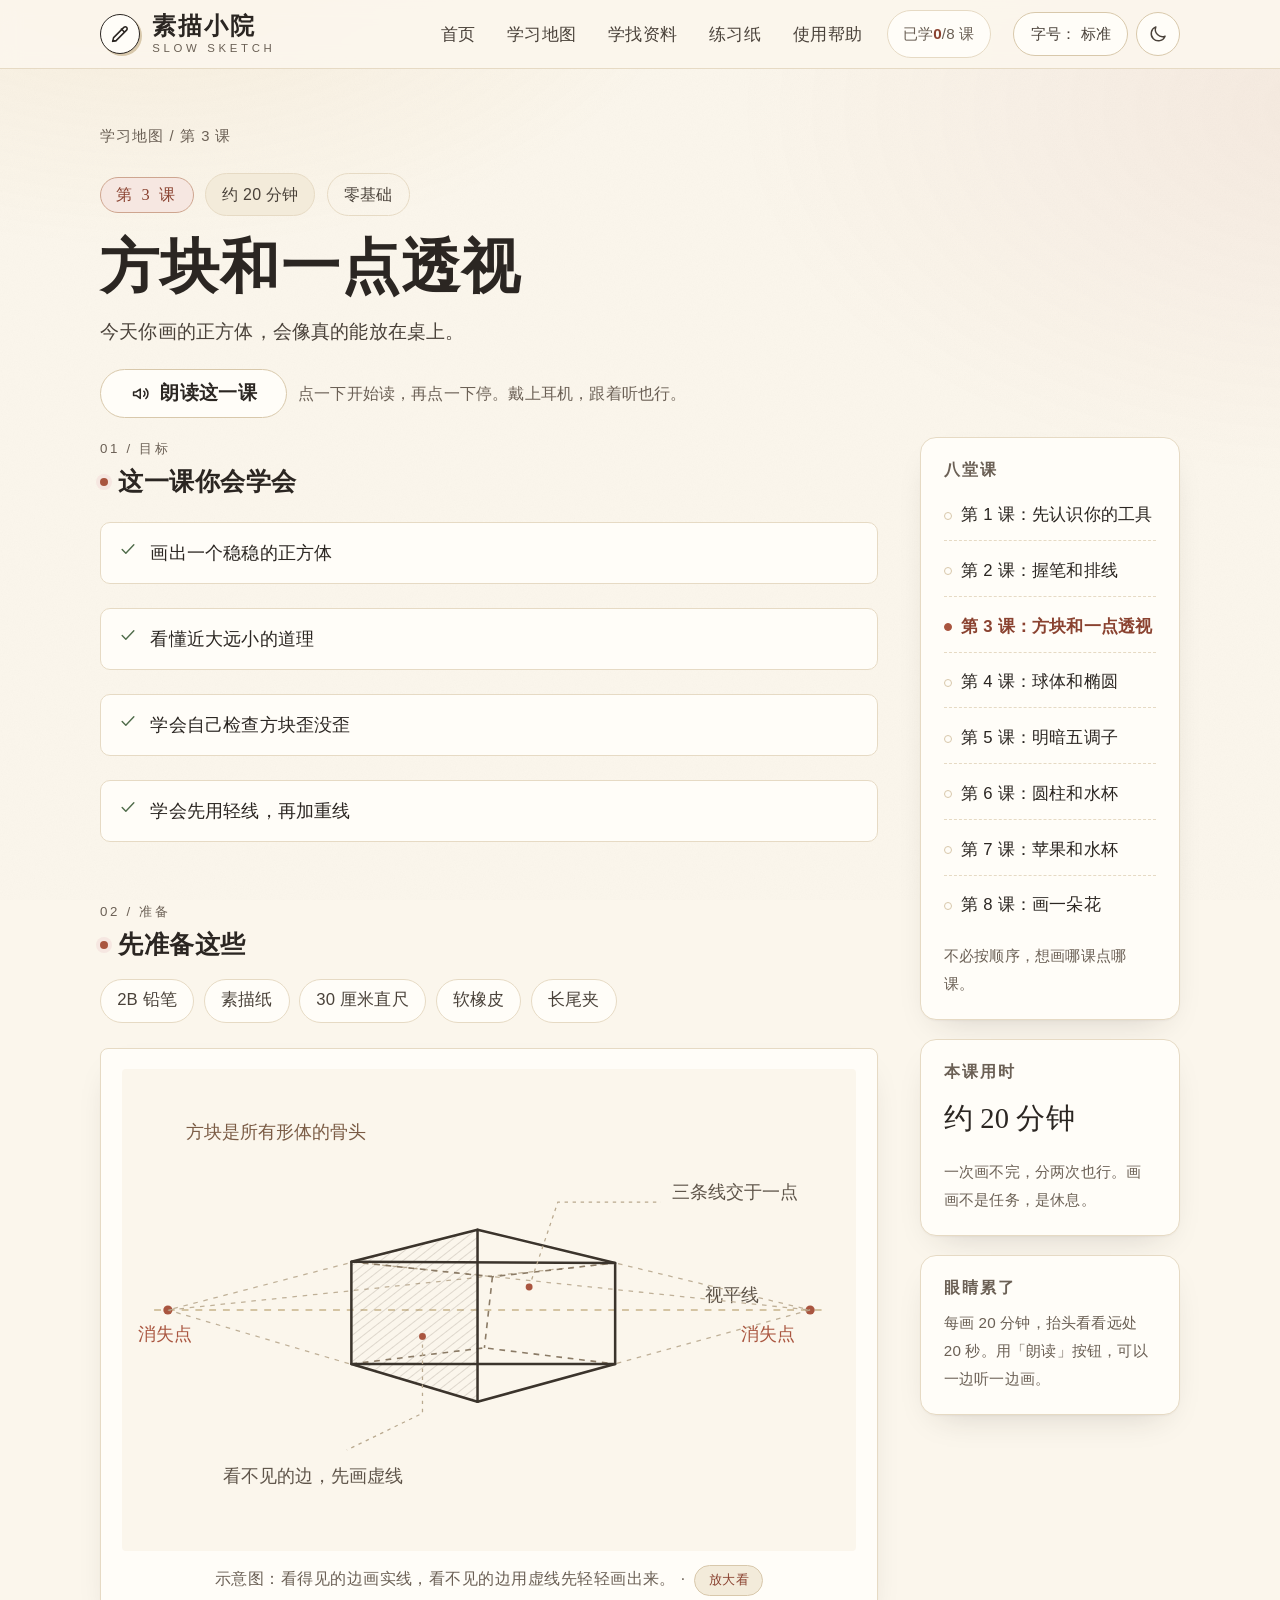
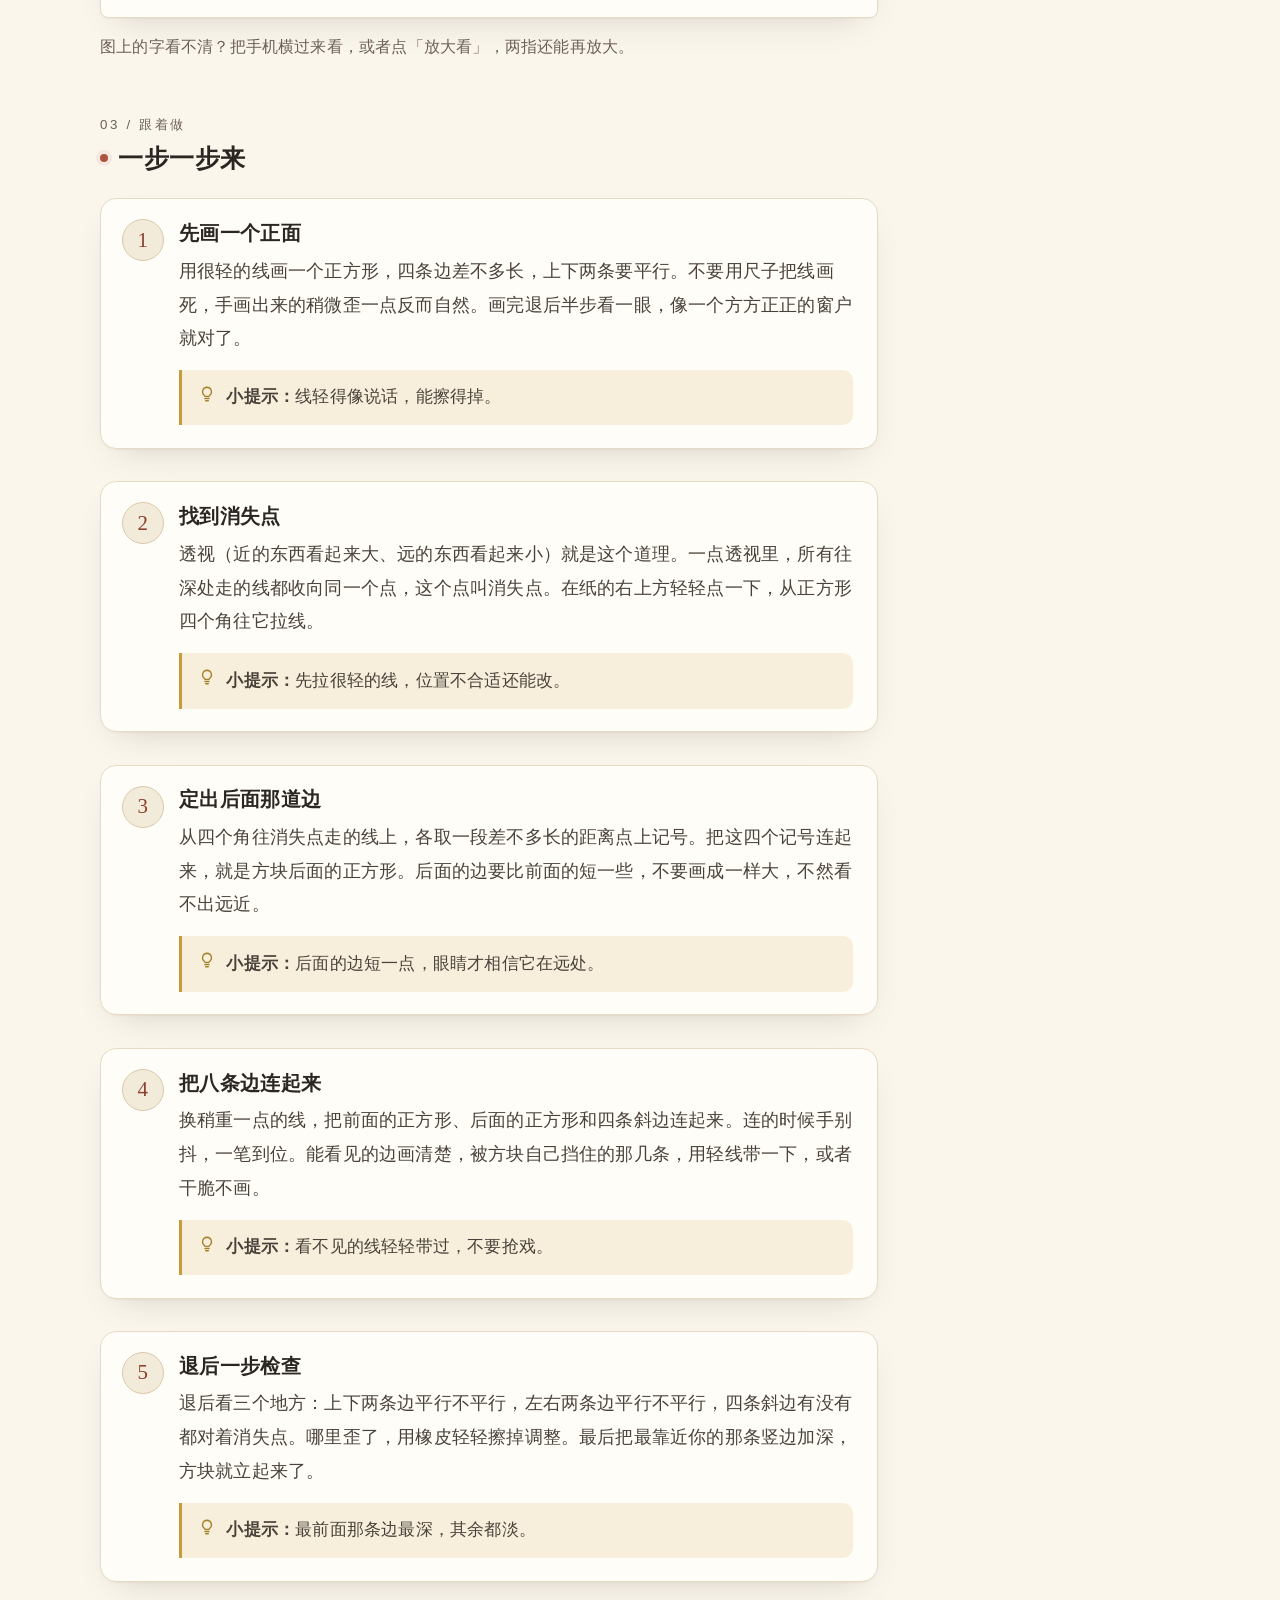
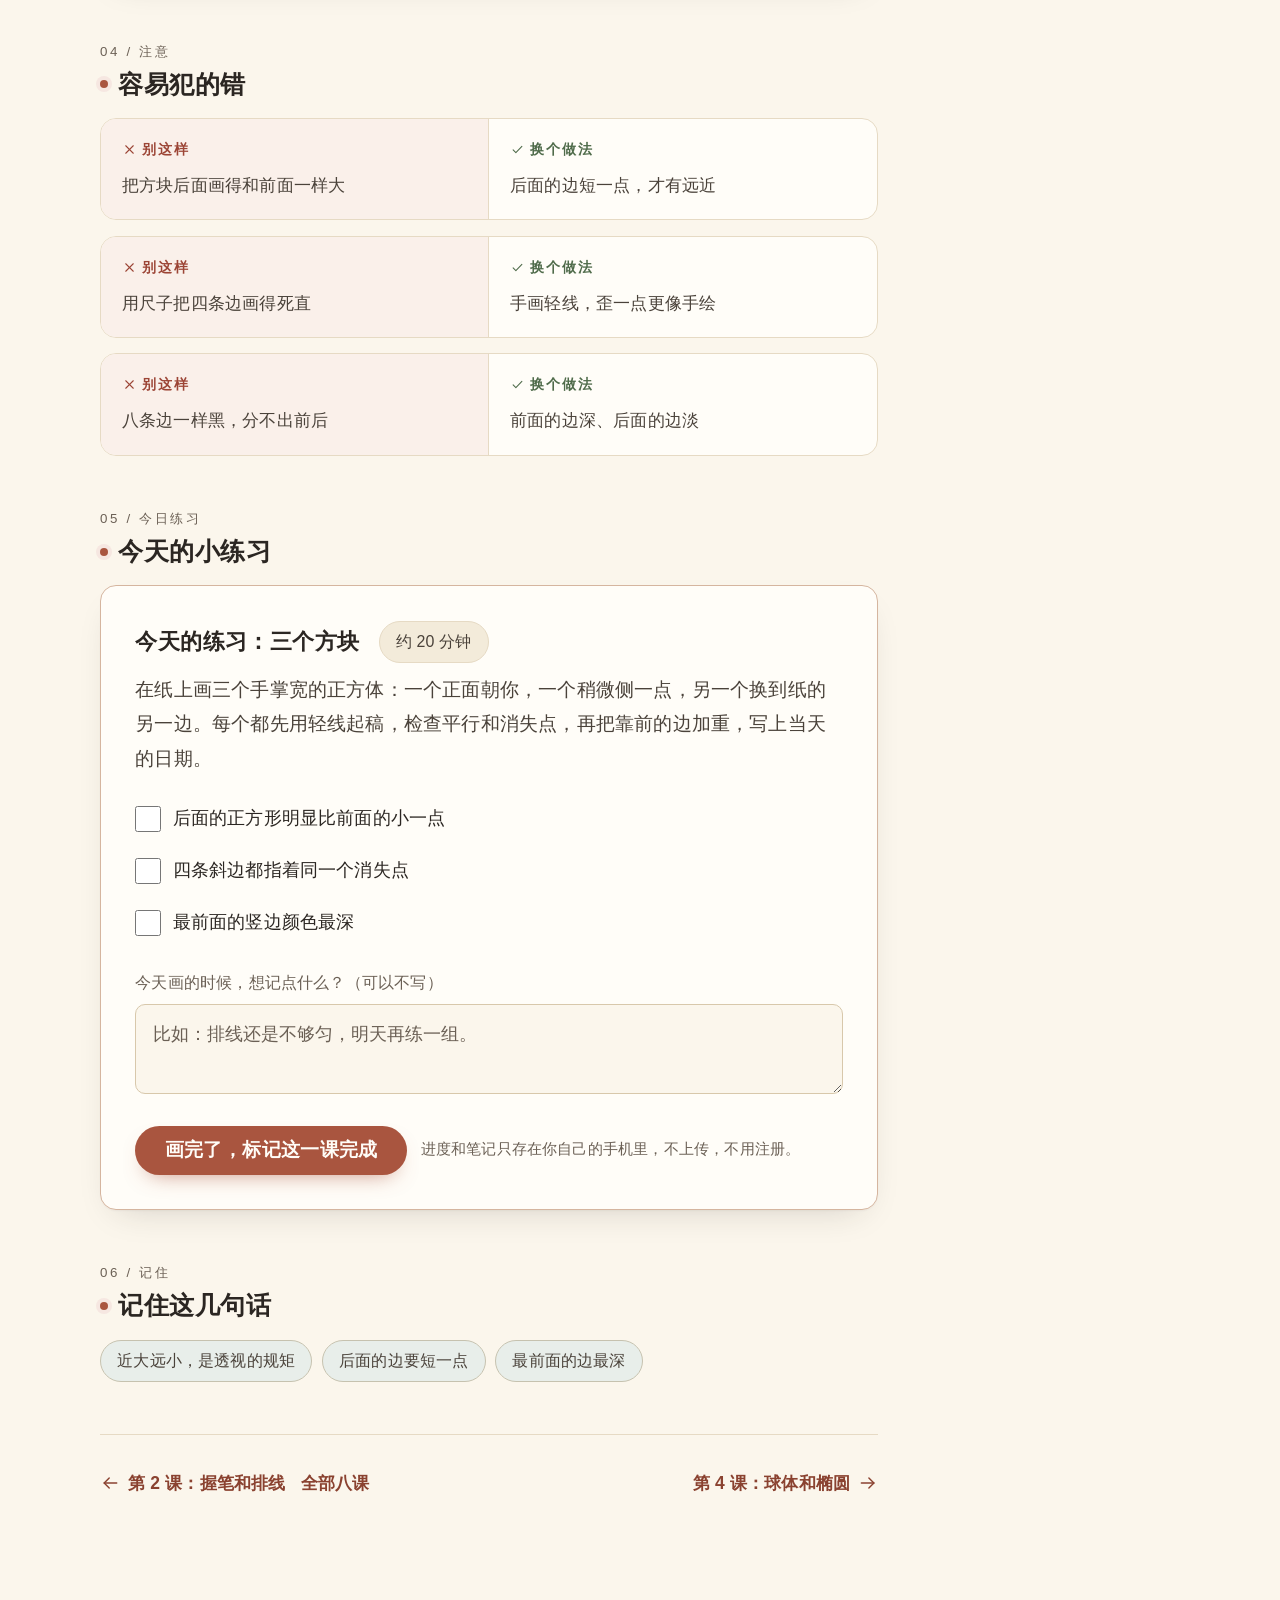
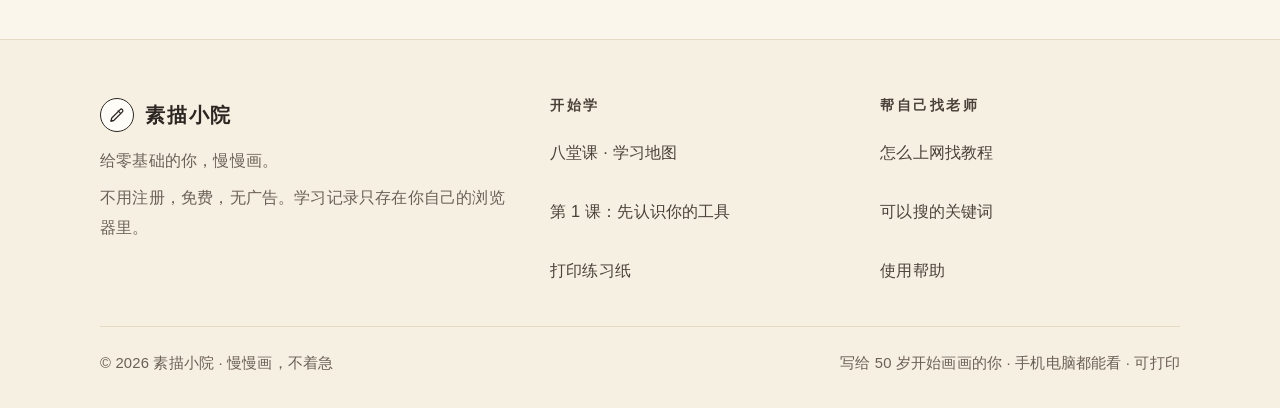
<file: lesson-3.html>
<!doctype html>
<html lang="zh-CN" data-fs="normal">
<head>
<meta charset="utf-8">
<meta name="viewport" content="width=device-width, initial-scale=1, viewport-fit=cover">
<title>第 3 课：方块和一点透视 · 素描小院</title>
<meta name="description" content="第 3 课「方块和一点透视」：让一张纸看起来有前后。约 20 分钟，零基础可完成。">
<meta name="theme-color" content="#fbf6ec">
<meta name="color-scheme" content="light dark">
<meta property="og:title" content="第 3 课：方块和一点透视 · 素描小院">
<meta property="og:description" content="第 3 课「方块和一点透视」：让一张纸看起来有前后。约 20 分钟，零基础可完成。">
<meta property="og:type" content="website">
<meta property="og:url" content="https://jarrettchen888.github.io/sketch-courtyard/">
<meta property="og:site_name" content="素描小院">
<link rel="apple-touch-icon" href="assets/img/apple-touch-icon.png">
<link rel="icon" href="data:image/svg+xml,%3Csvg xmlns='http://www.w3.org/2000/svg' viewBox='0 0 64 64'%3E%3Crect width='64' height='64' rx='14' fill='%23fbf6ec'/%3E%3Ccircle cx='32' cy='32' r='21' fill='none' stroke='%232b2622' stroke-width='3'/%3E%3Cpath d='M21 43l1.5-6 14-14a3.2 3.2 0 0 1 4.5 4.5l-14 14-6 1.5z' fill='none' stroke='%23a9553f' stroke-width='3' stroke-linejoin='round'/%3E%3C/svg%3E">
<link rel="manifest" href="manifest.webmanifest">
<link rel="stylesheet" href="assets/style.css">
<script>(function(){try{var d=document.documentElement;var f=localStorage.getItem('smxy.fs');if(f==='large'||f==='xlarge'){d.dataset.fs=f;}if(localStorage.getItem('smxy.theme')==='dark'){d.dataset.theme='dark';}}catch(e){}})();</script>
</head>
<body data-page="lesson">
<a class="skip-link" href="#main">跳到正文</a>
<header class="site-header">
  <div class="container header-inner">
    <a class="brand" href="index.html" aria-label="素描小院，回到首页">
      <span class="brand-mark" aria-hidden="true"><svg viewBox="0 0 24 24" fill="none" stroke="currentColor" stroke-width="1.7" stroke-linecap="round" stroke-linejoin="round" aria-hidden="true"><path d="M4 20l1-4L16.2 4.8a2.1 2.1 0 0 1 3 3L8 19l-4 1z"/><path d="M13.5 6.5l3 3"/><path d="M4 20l3.6-.6"/></svg></span>
      <span class="brand-text">素描小院<small>SLOW SKETCH</small></span>
    </a>
    <nav class="nav" aria-label="主导航">
      <a href="index.html">首页</a>
      <a href="map.html">学习地图</a>
      <a href="search.html">学找资料</a>
      <a href="practice.html">练习纸</a>
      <a href="help.html">使用帮助</a>
      <span class="nav-progress"><a href="map.html">已学 <b data-progress-text>0</b>/8 课</a></span>
    </nav>
    <div class="header-tools">
      <button class="btn-fs" type="button" data-fs-toggle aria-label="字号：标准，点一下切换">字号：<span data-fs-label>标准</span></button>
      <button class="btn-icon" type="button" data-theme-toggle aria-label="切换到夜间模式" aria-pressed="false"><svg class="icon-moon" viewBox="0 0 24 24" fill="none" stroke="currentColor" stroke-width="1.7" stroke-linecap="round" stroke-linejoin="round" aria-hidden="true"><path d="M20.5 14.6A8.6 8.6 0 0 1 9.4 3.5a8.6 8.6 0 1 0 11.1 11.1z"/></svg><svg class="icon-sun" viewBox="0 0 24 24" fill="none" stroke="currentColor" stroke-width="1.7" stroke-linecap="round" stroke-linejoin="round" aria-hidden="true"><circle cx="12" cy="12" r="4"/><path d="M12 2.5v2.2M12 19.3v2.2M2.5 12h2.2M19.3 12h2.2M5.2 5.2l1.6 1.6M17.2 17.2l1.6 1.6M18.8 5.2l-1.6 1.6M6.8 17.2l-1.6 1.6"/></svg></button>
    </div>
  </div>
</header>
<main id="main">
  <div class="container lesson-hero">
    <nav class="breadcrumb" aria-label="位置">
      <a href="map.html">学习地图</a><span aria-hidden="true">/</span><span>第 3 课</span>
    </nav>
    <div class="lesson-label">
      <span class="no">第 3 课</span>
      <span class="chip">约 20 分钟</span>
      <span class="chip chip-line">零基础</span>
    </div>
    <h1>方块和一点透视</h1>
    <p class="tagline">今天你画的正方体，会像真的能放在桌上。</p>
    <div class="read-row">
      <button class="btn btn-secondary" type="button" data-read><svg viewBox="0 0 24 24" fill="none" stroke="currentColor" stroke-width="1.7" stroke-linecap="round" stroke-linejoin="round" aria-hidden="true"><path d="M4 10v4h3l4.5 3.2V6.8L7 10H4z"/><path d="M15.4 9.2a3.6 3.6 0 0 1 0 5.6"/><path d="M17.8 6.6a7.4 7.4 0 0 1 0 10.8"/></svg> 朗读这一课</button>
      <span class="small muted">点一下开始读，再点一下停。戴上耳机，跟着听也行。</span>
    </div>
  </div>
  <div class="container lesson-body">
    <div class="lesson-layout">
      <article class="lesson-main" data-read-scope>
        <section class="block" aria-labelledby="h-goals">
          <div class="block-num">01 / 目标</div>
          <h2 id="h-goals"><span class="h-mark" aria-hidden="true"></span>这一课你会学会</h2>
          <ul class="goal-list">
            <li><svg viewBox="0 0 24 24" fill="none" stroke="currentColor" stroke-width="1.7" stroke-linecap="round" stroke-linejoin="round" aria-hidden="true"><path d="M5 12.6l4.4 4.4L19 7"/></svg><span>画出一个稳稳的正方体</span></li>
            <li><svg viewBox="0 0 24 24" fill="none" stroke="currentColor" stroke-width="1.7" stroke-linecap="round" stroke-linejoin="round" aria-hidden="true"><path d="M5 12.6l4.4 4.4L19 7"/></svg><span>看懂近大远小的道理</span></li>
            <li><svg viewBox="0 0 24 24" fill="none" stroke="currentColor" stroke-width="1.7" stroke-linecap="round" stroke-linejoin="round" aria-hidden="true"><path d="M5 12.6l4.4 4.4L19 7"/></svg><span>学会自己检查方块歪没歪</span></li>
            <li><svg viewBox="0 0 24 24" fill="none" stroke="currentColor" stroke-width="1.7" stroke-linecap="round" stroke-linejoin="round" aria-hidden="true"><path d="M5 12.6l4.4 4.4L19 7"/></svg><span>学会先用轻线，再加重线</span></li>
          </ul>
        </section>

        <section class="block" aria-labelledby="h-prep">
          <div class="block-num">02 / 准备</div>
          <h2 id="h-prep"><span class="h-mark" aria-hidden="true"></span>先准备这些</h2>
          <div class="materials">
            <span class="chip">2B 铅笔</span>
            <span class="chip">素描纸</span>
            <span class="chip">30 厘米直尺</span>
            <span class="chip">软橡皮</span>
            <span class="chip">长尾夹</span>
          </div>
          <figure class="figure" style="margin-top:1.3rem">
            <div class="art"><a class="fig-zoom" href="assets/img/cube.svg" target="_blank" rel="noopener" aria-label="放大查看示意图（在新窗口打开）"><img src="assets/img/cube.svg" width="640" height="420" alt="示意图：一个两点透视的方块，消失点和看不见的结构线用虚线标出"></a></div>
            <figcaption>示意图：看得见的边画实线，看不见的边用虚线先轻轻画出来。 · <a href="assets/img/cube.svg" target="_blank" rel="noopener">放大看</a></figcaption>
          </figure>
          <p class="fig-help">图上的字看不清？把手机横过来看，或者点「放大看」，两指还能再放大。</p>
        </section>

        <section class="block" aria-labelledby="h-steps">
          <div class="block-num">03 / 跟着做</div>
          <h2 id="h-steps"><span class="h-mark" aria-hidden="true"></span>一步一步来</h2>
          <ol class="steps">
            <li class="step">
              <span class="step-num" aria-hidden="true">1</span>
              <h3>先画一个正面</h3>
              <p>用很轻的线画一个正方形，四条边差不多长，上下两条要平行。不要用尺子把线画死，手画出来的稍微歪一点反而自然。画完退后半步看一眼，像一个方方正正的窗户就对了。</p>
              <div class="tip"><svg viewBox="0 0 24 24" fill="none" stroke="currentColor" stroke-width="1.7" stroke-linecap="round" stroke-linejoin="round" aria-hidden="true"><path d="M9.2 18h5.6"/><path d="M10.2 21h3.6"/><path d="M12 3a6 6 0 0 0-3.4 10.9c.4.3.6.7.6 1.2h5.6c0-.5.2-.9.6-1.2A6 6 0 0 0 12 3z"/></svg><span><b>小提示：</b>线轻得像说话，能擦得掉。</span></div>
            </li>
            <li class="step">
              <span class="step-num" aria-hidden="true">2</span>
              <h3>找到消失点</h3>
              <p>透视（近的东西看起来大、远的东西看起来小）就是这个道理。一点透视里，所有往深处走的线都收向同一个点，这个点叫消失点。在纸的右上方轻轻点一下，从正方形四个角往它拉线。</p>
              <div class="tip"><svg viewBox="0 0 24 24" fill="none" stroke="currentColor" stroke-width="1.7" stroke-linecap="round" stroke-linejoin="round" aria-hidden="true"><path d="M9.2 18h5.6"/><path d="M10.2 21h3.6"/><path d="M12 3a6 6 0 0 0-3.4 10.9c.4.3.6.7.6 1.2h5.6c0-.5.2-.9.6-1.2A6 6 0 0 0 12 3z"/></svg><span><b>小提示：</b>先拉很轻的线，位置不合适还能改。</span></div>
            </li>
            <li class="step">
              <span class="step-num" aria-hidden="true">3</span>
              <h3>定出后面那道边</h3>
              <p>从四个角往消失点走的线上，各取一段差不多长的距离点上记号。把这四个记号连起来，就是方块后面的正方形。后面的边要比前面的短一些，不要画成一样大，不然看不出远近。</p>
              <div class="tip"><svg viewBox="0 0 24 24" fill="none" stroke="currentColor" stroke-width="1.7" stroke-linecap="round" stroke-linejoin="round" aria-hidden="true"><path d="M9.2 18h5.6"/><path d="M10.2 21h3.6"/><path d="M12 3a6 6 0 0 0-3.4 10.9c.4.3.6.7.6 1.2h5.6c0-.5.2-.9.6-1.2A6 6 0 0 0 12 3z"/></svg><span><b>小提示：</b>后面的边短一点，眼睛才相信它在远处。</span></div>
            </li>
            <li class="step">
              <span class="step-num" aria-hidden="true">4</span>
              <h3>把八条边连起来</h3>
              <p>换稍重一点的线，把前面的正方形、后面的正方形和四条斜边连起来。连的时候手别抖，一笔到位。能看见的边画清楚，被方块自己挡住的那几条，用轻线带一下，或者干脆不画。</p>
              <div class="tip"><svg viewBox="0 0 24 24" fill="none" stroke="currentColor" stroke-width="1.7" stroke-linecap="round" stroke-linejoin="round" aria-hidden="true"><path d="M9.2 18h5.6"/><path d="M10.2 21h3.6"/><path d="M12 3a6 6 0 0 0-3.4 10.9c.4.3.6.7.6 1.2h5.6c0-.5.2-.9.6-1.2A6 6 0 0 0 12 3z"/></svg><span><b>小提示：</b>看不见的线轻轻带过，不要抢戏。</span></div>
            </li>
            <li class="step">
              <span class="step-num" aria-hidden="true">5</span>
              <h3>退后一步检查</h3>
              <p>退后看三个地方：上下两条边平行不平行，左右两条边平行不平行，四条斜边有没有都对着消失点。哪里歪了，用橡皮轻轻擦掉调整。最后把最靠近你的那条竖边加深，方块就立起来了。</p>
              <div class="tip"><svg viewBox="0 0 24 24" fill="none" stroke="currentColor" stroke-width="1.7" stroke-linecap="round" stroke-linejoin="round" aria-hidden="true"><path d="M9.2 18h5.6"/><path d="M10.2 21h3.6"/><path d="M12 3a6 6 0 0 0-3.4 10.9c.4.3.6.7.6 1.2h5.6c0-.5.2-.9.6-1.2A6 6 0 0 0 12 3z"/></svg><span><b>小提示：</b>最前面那条边最深，其余都淡。</span></div>
            </li>
          </ol>
        </section>

        <section class="block" aria-labelledby="h-mistakes">
          <div class="block-num">04 / 注意</div>
          <h2 id="h-mistakes"><span class="h-mark" aria-hidden="true"></span>容易犯的错</h2>
          <div class="mistakes">
            <div class="mistake">
              <div class="dont">
                <span class="label"><svg viewBox="0 0 24 24" fill="none" stroke="currentColor" stroke-width="1.7" stroke-linecap="round" stroke-linejoin="round" aria-hidden="true"><path d="M6 6l12 12"/><path d="M18 6L6 18"/></svg>别这样</span>
                <p>把方块后面画得和前面一样大</p>
              </div>
              <div class="do">
                <span class="label"><svg viewBox="0 0 24 24" fill="none" stroke="currentColor" stroke-width="1.7" stroke-linecap="round" stroke-linejoin="round" aria-hidden="true"><path d="M5 12.6l4.4 4.4L19 7"/></svg>换个做法</span>
                <p>后面的边短一点，才有远近</p>
              </div>
            </div>
            <div class="mistake">
              <div class="dont">
                <span class="label"><svg viewBox="0 0 24 24" fill="none" stroke="currentColor" stroke-width="1.7" stroke-linecap="round" stroke-linejoin="round" aria-hidden="true"><path d="M6 6l12 12"/><path d="M18 6L6 18"/></svg>别这样</span>
                <p>用尺子把四条边画得死直</p>
              </div>
              <div class="do">
                <span class="label"><svg viewBox="0 0 24 24" fill="none" stroke="currentColor" stroke-width="1.7" stroke-linecap="round" stroke-linejoin="round" aria-hidden="true"><path d="M5 12.6l4.4 4.4L19 7"/></svg>换个做法</span>
                <p>手画轻线，歪一点更像手绘</p>
              </div>
            </div>
            <div class="mistake">
              <div class="dont">
                <span class="label"><svg viewBox="0 0 24 24" fill="none" stroke="currentColor" stroke-width="1.7" stroke-linecap="round" stroke-linejoin="round" aria-hidden="true"><path d="M6 6l12 12"/><path d="M18 6L6 18"/></svg>别这样</span>
                <p>八条边一样黑，分不出前后</p>
              </div>
              <div class="do">
                <span class="label"><svg viewBox="0 0 24 24" fill="none" stroke="currentColor" stroke-width="1.7" stroke-linecap="round" stroke-linejoin="round" aria-hidden="true"><path d="M5 12.6l4.4 4.4L19 7"/></svg>换个做法</span>
                <p>前面的边深、后面的边淡</p>
              </div>
            </div>
          </div>
        </section>

        <section class="block" aria-labelledby="h-practice">
          <div class="block-num">05 / 今日练习</div>
          <h2 id="h-practice"><span class="h-mark" aria-hidden="true"></span>今天的小练习</h2>
          <div class="practice-card">
            <div class="practice-head">
              <h3>今天的练习：三个方块</h3>
              <span class="chip">约 20 分钟</span>
            </div>
            <p class="practice-task">在纸上画三个手掌宽的正方体：一个正面朝你，一个稍微侧一点，另一个换到纸的另一边。每个都先用轻线起稿，检查平行和消失点，再把靠前的边加重，写上当天的日期。</p>
            <ul class="checklist" data-persist="check.3">
              <li><input type="checkbox" id="ck-3-0" data-ck="0"><label for="ck-3-0">后面的正方形明显比前面的小一点</label></li>
              <li><input type="checkbox" id="ck-3-1" data-ck="1"><label for="ck-3-1">四条斜边都指着同一个消失点</label></li>
              <li><input type="checkbox" id="ck-3-2" data-ck="2"><label for="ck-3-2">最前面的竖边颜色最深</label></li>
            </ul>
            <div class="note-field">
              <label for="note-3">今天画的时候，想记点什么？（可以不写）</label>
              <textarea id="note-3" data-note="3" placeholder="比如：排线还是不够匀，明天再练一组。"></textarea>
            </div>
            <div class="practice-actions">
              <button class="btn btn-primary" type="button" data-complete-btn="3">画完了，标记这一课完成</button>
              <p class="save-hint">进度和笔记只存在你自己的手机里，不上传，不用注册。</p>
            </div>
          </div>
        </section>

        <section class="block" aria-labelledby="h-recap">
          <div class="block-num">06 / 记住</div>
          <h2 id="h-recap"><span class="h-mark" aria-hidden="true"></span>记住这几句话</h2>
          <div class="recap">
            <span class="chip">近大远小，是透视的规矩</span>
            <span class="chip">后面的边要短一点</span>
            <span class="chip">最前面的边最深</span>
          </div>
        </section>

        <nav class="lesson-nav" aria-label="课程导航">
          <a href="lesson-2.html"><svg viewBox="0 0 24 24" fill="none" stroke="currentColor" stroke-width="1.7" stroke-linecap="round" stroke-linejoin="round" aria-hidden="true"><path d="M20 12H5"/><path d="M11 6l-6 6 6 6"/></svg> 第 2 课：握笔和排线</a>
          <a href="map.html">全部八课</a>
          <a class="next" href="lesson-4.html">第 4 课：球体和椭圆 <svg viewBox="0 0 24 24" fill="none" stroke="currentColor" stroke-width="1.7" stroke-linecap="round" stroke-linejoin="round" aria-hidden="true"><path d="M4 12h15"/><path d="M13 6l6 6-6 6"/></svg></a>
        </nav>
        <noscript><p class="small muted" style="margin-top:1rem">浏览器没有开启脚本：勾选和进度不会被记住，但不影响你阅读和照着画。</p></noscript>
      </article>

      <aside class="lesson-aside" aria-label="本课信息">
        <div class="card aside-card">
          <h3>八堂课</h3>
          <ul class="aside-list">
            <li data-lesson-row="1">
              <span class="dot" aria-hidden="true"></span>
              <a href="lesson-1.html" style="color:inherit;text-decoration:none">第 1 课：先认识你的工具</a>
            </li>
            <li data-lesson-row="2">
              <span class="dot" aria-hidden="true"></span>
              <a href="lesson-2.html" style="color:inherit;text-decoration:none">第 2 课：握笔和排线</a>
            </li>
            <li data-lesson-row="3" class="is-current">
              <span class="dot" aria-hidden="true"></span>
              <a href="lesson-3.html" style="color:inherit;text-decoration:none" aria-current="page">第 3 课：方块和一点透视</a>
            </li>
            <li data-lesson-row="4">
              <span class="dot" aria-hidden="true"></span>
              <a href="lesson-4.html" style="color:inherit;text-decoration:none">第 4 课：球体和椭圆</a>
            </li>
            <li data-lesson-row="5">
              <span class="dot" aria-hidden="true"></span>
              <a href="lesson-5.html" style="color:inherit;text-decoration:none">第 5 课：明暗五调子</a>
            </li>
            <li data-lesson-row="6">
              <span class="dot" aria-hidden="true"></span>
              <a href="lesson-6.html" style="color:inherit;text-decoration:none">第 6 课：圆柱和水杯</a>
            </li>
            <li data-lesson-row="7">
              <span class="dot" aria-hidden="true"></span>
              <a href="lesson-7.html" style="color:inherit;text-decoration:none">第 7 课：苹果和水杯</a>
            </li>
            <li data-lesson-row="8">
              <span class="dot" aria-hidden="true"></span>
              <a href="lesson-8.html" style="color:inherit;text-decoration:none">第 8 课：画一朵花</a>
            </li>
          </ul>
          <p class="aside-note">不必按顺序，想画哪课点哪课。</p>
        </div>
        <div class="card aside-card">
          <h3>本课用时</h3>
          <p style="font-family:var(--font-serif);font-size:1.5rem;margin:0 0 .3rem">约 20 分钟</p>
          <p class="aside-note">一次画不完，分两次也行。画画不是任务，是休息。</p>
        </div>
        <div class="card aside-card">
          <h3>眼睛累了</h3>
          <p class="aside-note">每画 20 分钟，抬头看看远处 20 秒。用「朗读」按钮，可以一边听一边画。</p>
        </div>
      </aside>
    </div>
  </div>
</main>

<nav class="tabbar" aria-label="快捷导航">
  <a href="index.html"><svg viewBox="0 0 24 24" fill="none" stroke="currentColor" stroke-width="1.7" stroke-linecap="round" stroke-linejoin="round" aria-hidden="true"><path d="M4 11l8-7 8 7"/><path d="M6 10v10h12V10"/></svg><span>首页</span></a>
  <a href="map.html"><svg viewBox="0 0 24 24" fill="none" stroke="currentColor" stroke-width="1.7" stroke-linecap="round" stroke-linejoin="round" aria-hidden="true"><path d="M3 6.5l6-2.5 6 2.5 6-2.5V18l-6 2.5-6-2.5-6 2.5z"/><path d="M9 4v16"/><path d="M15 6.5V22"/></svg><span>学习地图</span></a>
  <a href="search.html"><svg viewBox="0 0 24 24" fill="none" stroke="currentColor" stroke-width="1.7" stroke-linecap="round" stroke-linejoin="round" aria-hidden="true"><circle cx="11" cy="11" r="6.2"/><path d="M15.6 15.6L21 21"/></svg><span>学找资料</span></a>
  <a href="practice.html"><svg viewBox="0 0 24 24" fill="none" stroke="currentColor" stroke-width="1.7" stroke-linecap="round" stroke-linejoin="round" aria-hidden="true"><rect x="4" y="4" width="16" height="16" rx="2.5"/><path d="M4 12h16"/><path d="M12 4v16"/></svg><span>练习纸</span></a>
  <a href="help.html"><svg viewBox="0 0 24 24" fill="none" stroke="currentColor" stroke-width="1.7" stroke-linecap="round" stroke-linejoin="round" aria-hidden="true"><circle cx="12" cy="12" r="8.2"/><path d="M9.4 9.4a2.7 2.7 0 1 1 3.8 2.5c-.7.4-1.2 1-1.2 1.9"/><circle cx="12" cy="17" r=".7" fill="currentColor" stroke="none"/></svg><span>使用帮助</span></a>
</nav>
<footer class="site-footer">
  <div class="container">
    <div class="footer-grid">
      <div>
        <div class="footer-brand"><span class="brand-mark" aria-hidden="true"><svg viewBox="0 0 24 24" fill="none" stroke="currentColor" stroke-width="1.7" stroke-linecap="round" stroke-linejoin="round" aria-hidden="true"><path d="M4 20l1-4L16.2 4.8a2.1 2.1 0 0 1 3 3L8 19l-4 1z"/><path d="M13.5 6.5l3 3"/><path d="M4 20l3.6-.6"/></svg></span><strong>素描小院</strong></div>
        <p>给零基础的你，慢慢画。</p>
        <p>不用注册，免费，无广告。学习记录只存在你自己的浏览器里。</p>
      </div>
      <div>
        <h4>开始学</h4>
        <ul>
          <li><a href="map.html">八堂课 · 学习地图</a></li>
          <li><a href="lesson-1.html">第 1 课：先认识你的工具</a></li>
          <li><a href="practice.html">打印练习纸</a></li>
        </ul>
      </div>
      <div>
        <h4>帮自己找老师</h4>
        <ul>
          <li><a href="search.html">怎么上网找教程</a></li>
          <li><a href="search.html#keywords">可以搜的关键词</a></li>
          <li><a href="help.html">使用帮助</a></li>
        </ul>
      </div>
    </div>
    <div class="footer-bottom">
      <span>© 2026 素描小院 · 慢慢画，不着急</span>
      <span>写给 50 岁开始画画的你 · 手机电脑都能看 · 可打印</span>
    </div>
  </div>
</footer><script src="assets/app.js"></script>
</body>
</html>
</file>
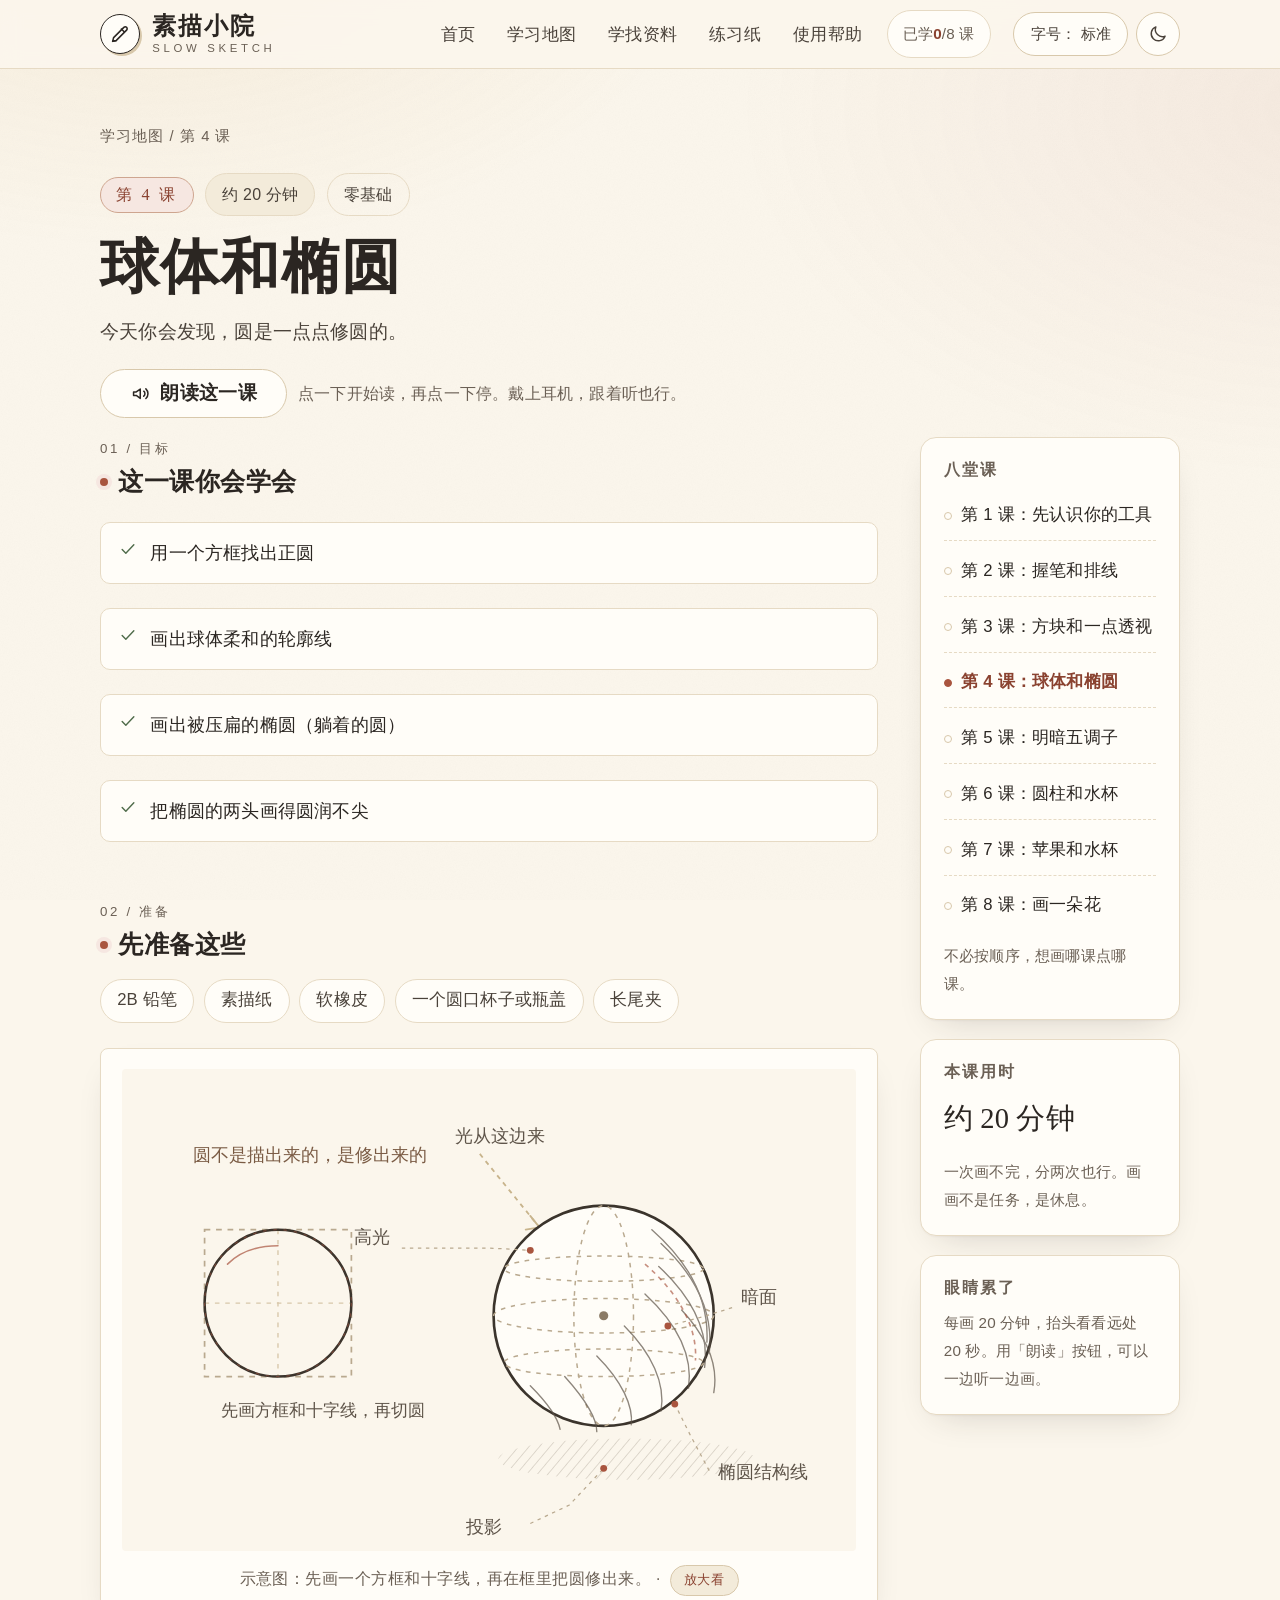
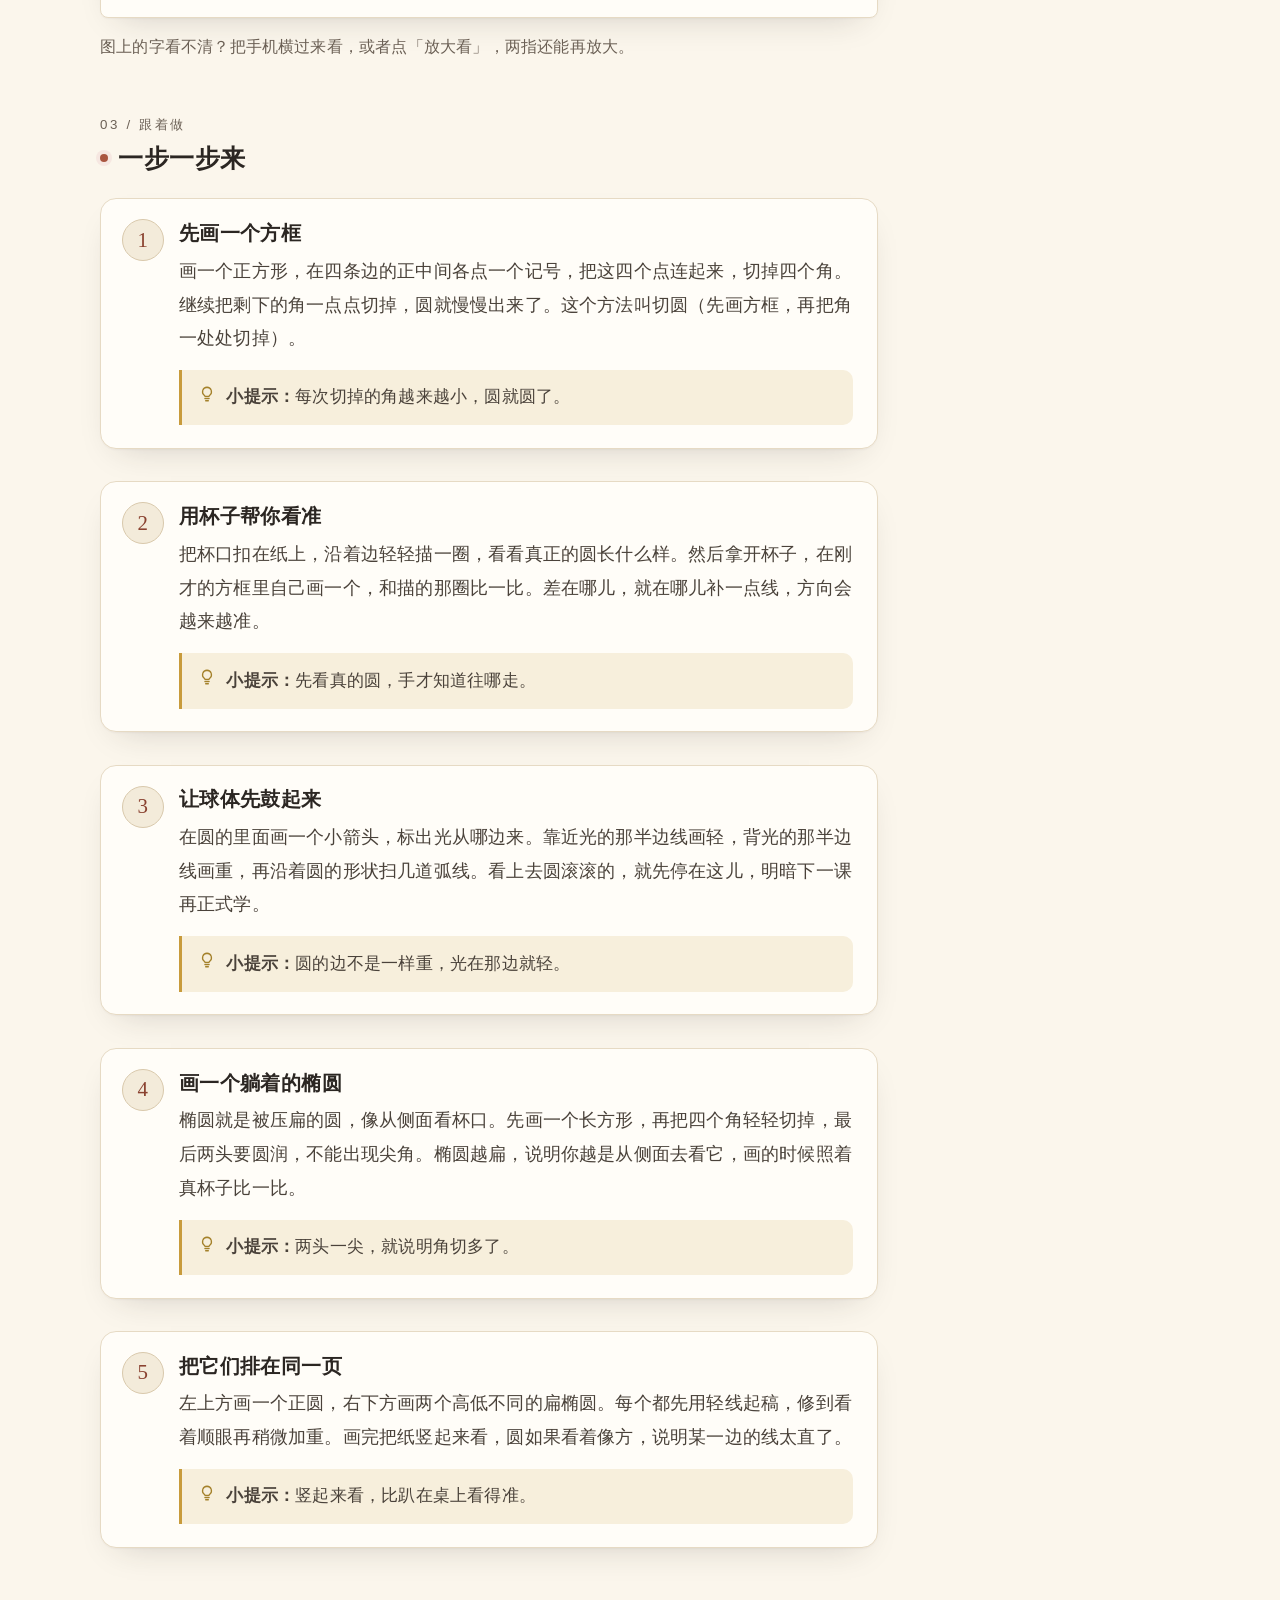
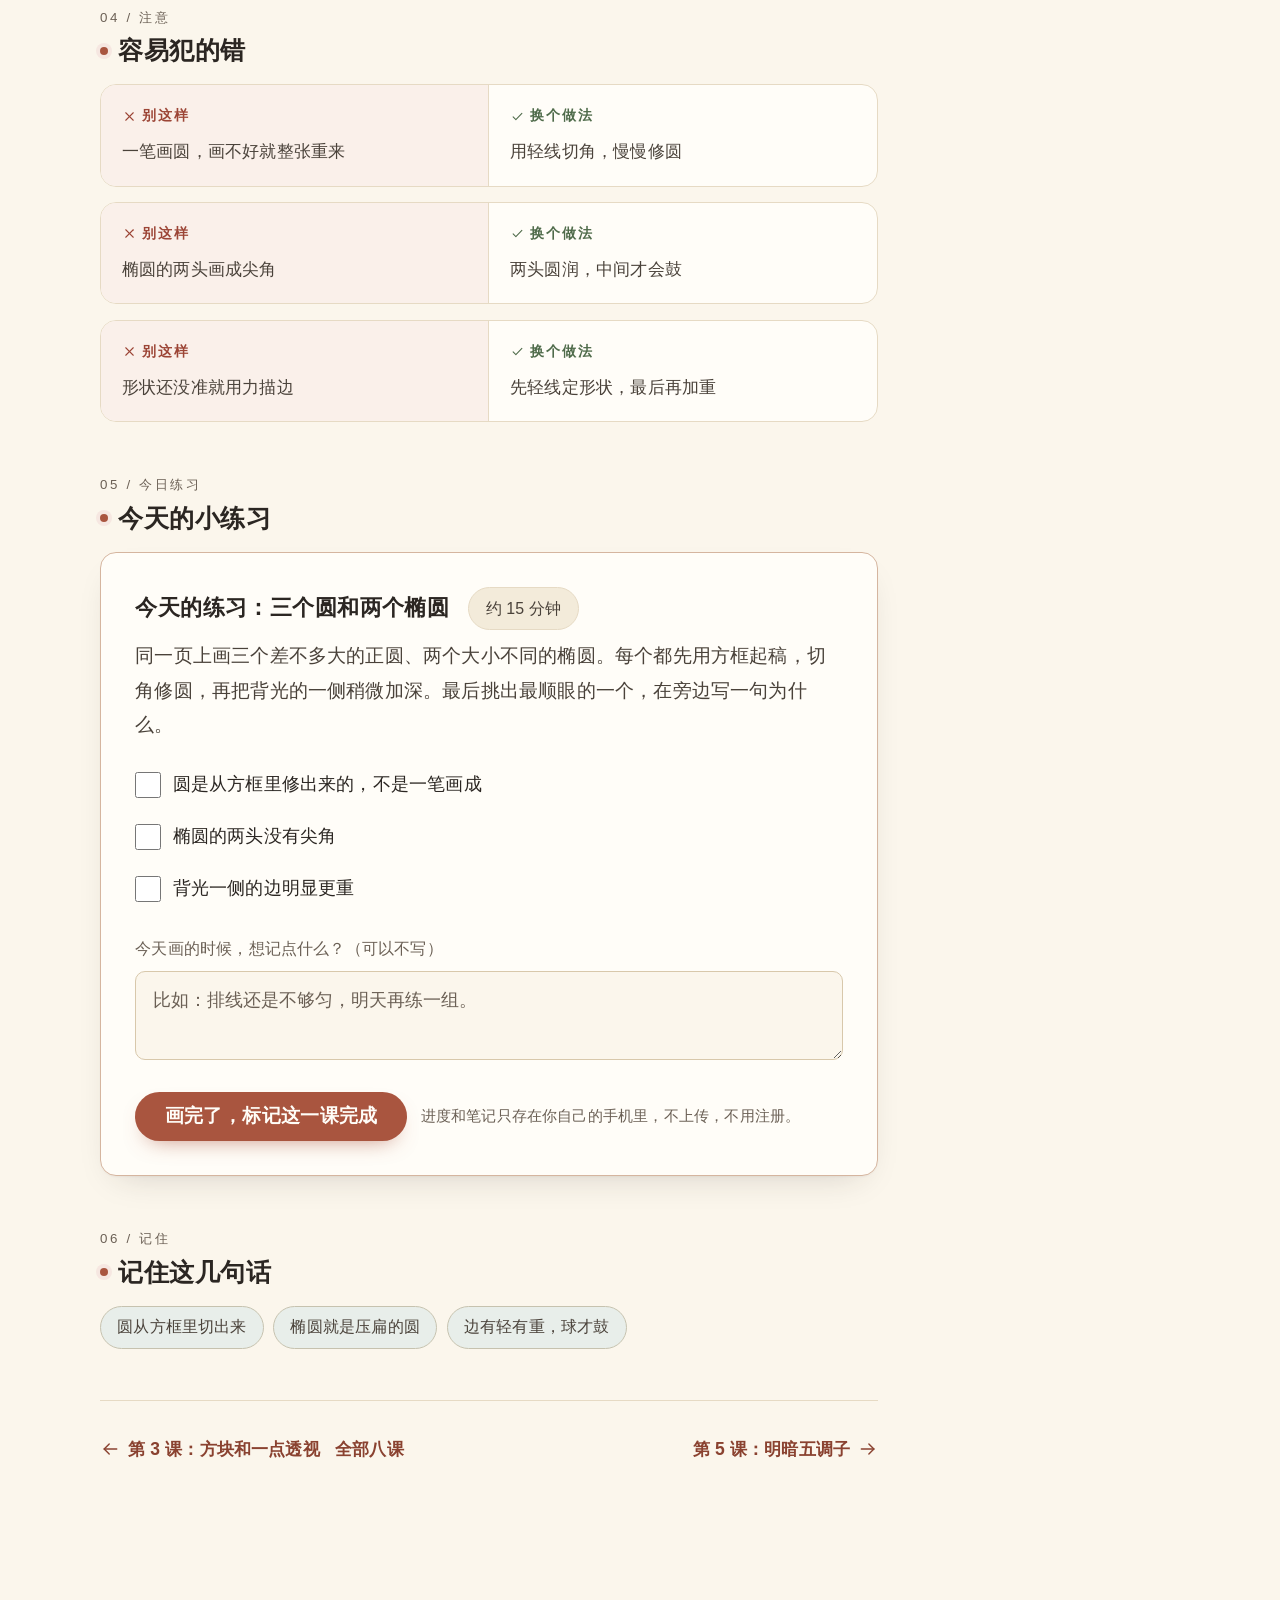
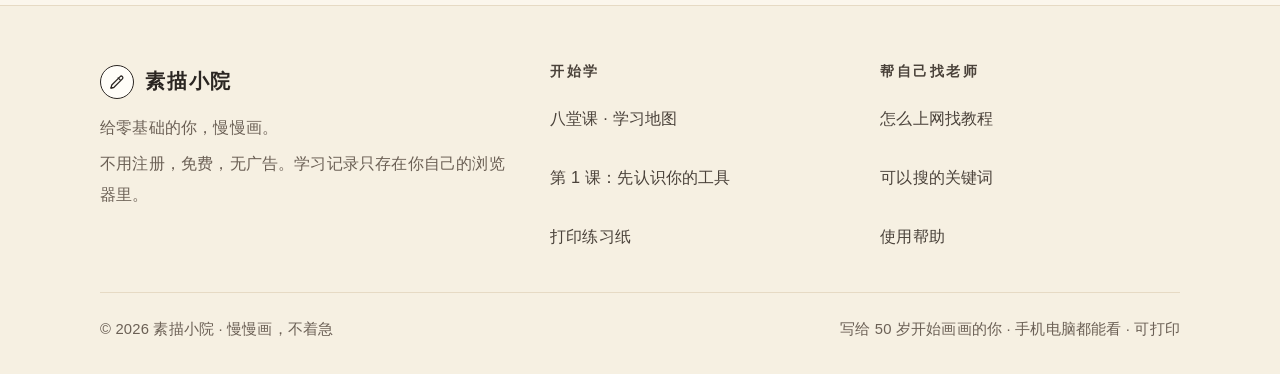
<file: lesson-4.html>
<!doctype html>
<html lang="zh-CN" data-fs="normal">
<head>
<meta charset="utf-8">
<meta name="viewport" content="width=device-width, initial-scale=1, viewport-fit=cover">
<title>第 4 课：球体和椭圆 · 素描小院</title>
<meta name="description" content="第 4 课「球体和椭圆」：圆不是画出来的，是修出来的。约 20 分钟，零基础可完成。">
<meta name="theme-color" content="#fbf6ec">
<meta name="color-scheme" content="light dark">
<meta property="og:title" content="第 4 课：球体和椭圆 · 素描小院">
<meta property="og:description" content="第 4 课「球体和椭圆」：圆不是画出来的，是修出来的。约 20 分钟，零基础可完成。">
<meta property="og:type" content="website">
<meta property="og:url" content="https://jarrettchen888.github.io/sketch-courtyard/">
<meta property="og:site_name" content="素描小院">
<link rel="apple-touch-icon" href="assets/img/apple-touch-icon.png">
<link rel="icon" href="data:image/svg+xml,%3Csvg xmlns='http://www.w3.org/2000/svg' viewBox='0 0 64 64'%3E%3Crect width='64' height='64' rx='14' fill='%23fbf6ec'/%3E%3Ccircle cx='32' cy='32' r='21' fill='none' stroke='%232b2622' stroke-width='3'/%3E%3Cpath d='M21 43l1.5-6 14-14a3.2 3.2 0 0 1 4.5 4.5l-14 14-6 1.5z' fill='none' stroke='%23a9553f' stroke-width='3' stroke-linejoin='round'/%3E%3C/svg%3E">
<link rel="manifest" href="manifest.webmanifest">
<link rel="stylesheet" href="assets/style.css">
<script>(function(){try{var d=document.documentElement;var f=localStorage.getItem('smxy.fs');if(f==='large'||f==='xlarge'){d.dataset.fs=f;}if(localStorage.getItem('smxy.theme')==='dark'){d.dataset.theme='dark';}}catch(e){}})();</script>
</head>
<body data-page="lesson">
<a class="skip-link" href="#main">跳到正文</a>
<header class="site-header">
  <div class="container header-inner">
    <a class="brand" href="index.html" aria-label="素描小院，回到首页">
      <span class="brand-mark" aria-hidden="true"><svg viewBox="0 0 24 24" fill="none" stroke="currentColor" stroke-width="1.7" stroke-linecap="round" stroke-linejoin="round" aria-hidden="true"><path d="M4 20l1-4L16.2 4.8a2.1 2.1 0 0 1 3 3L8 19l-4 1z"/><path d="M13.5 6.5l3 3"/><path d="M4 20l3.6-.6"/></svg></span>
      <span class="brand-text">素描小院<small>SLOW SKETCH</small></span>
    </a>
    <nav class="nav" aria-label="主导航">
      <a href="index.html">首页</a>
      <a href="map.html">学习地图</a>
      <a href="search.html">学找资料</a>
      <a href="practice.html">练习纸</a>
      <a href="help.html">使用帮助</a>
      <span class="nav-progress"><a href="map.html">已学 <b data-progress-text>0</b>/8 课</a></span>
    </nav>
    <div class="header-tools">
      <button class="btn-fs" type="button" data-fs-toggle aria-label="字号：标准，点一下切换">字号：<span data-fs-label>标准</span></button>
      <button class="btn-icon" type="button" data-theme-toggle aria-label="切换到夜间模式" aria-pressed="false"><svg class="icon-moon" viewBox="0 0 24 24" fill="none" stroke="currentColor" stroke-width="1.7" stroke-linecap="round" stroke-linejoin="round" aria-hidden="true"><path d="M20.5 14.6A8.6 8.6 0 0 1 9.4 3.5a8.6 8.6 0 1 0 11.1 11.1z"/></svg><svg class="icon-sun" viewBox="0 0 24 24" fill="none" stroke="currentColor" stroke-width="1.7" stroke-linecap="round" stroke-linejoin="round" aria-hidden="true"><circle cx="12" cy="12" r="4"/><path d="M12 2.5v2.2M12 19.3v2.2M2.5 12h2.2M19.3 12h2.2M5.2 5.2l1.6 1.6M17.2 17.2l1.6 1.6M18.8 5.2l-1.6 1.6M6.8 17.2l-1.6 1.6"/></svg></button>
    </div>
  </div>
</header>
<main id="main">
  <div class="container lesson-hero">
    <nav class="breadcrumb" aria-label="位置">
      <a href="map.html">学习地图</a><span aria-hidden="true">/</span><span>第 4 课</span>
    </nav>
    <div class="lesson-label">
      <span class="no">第 4 课</span>
      <span class="chip">约 20 分钟</span>
      <span class="chip chip-line">零基础</span>
    </div>
    <h1>球体和椭圆</h1>
    <p class="tagline">今天你会发现，圆是一点点修圆的。</p>
    <div class="read-row">
      <button class="btn btn-secondary" type="button" data-read><svg viewBox="0 0 24 24" fill="none" stroke="currentColor" stroke-width="1.7" stroke-linecap="round" stroke-linejoin="round" aria-hidden="true"><path d="M4 10v4h3l4.5 3.2V6.8L7 10H4z"/><path d="M15.4 9.2a3.6 3.6 0 0 1 0 5.6"/><path d="M17.8 6.6a7.4 7.4 0 0 1 0 10.8"/></svg> 朗读这一课</button>
      <span class="small muted">点一下开始读，再点一下停。戴上耳机，跟着听也行。</span>
    </div>
  </div>
  <div class="container lesson-body">
    <div class="lesson-layout">
      <article class="lesson-main" data-read-scope>
        <section class="block" aria-labelledby="h-goals">
          <div class="block-num">01 / 目标</div>
          <h2 id="h-goals"><span class="h-mark" aria-hidden="true"></span>这一课你会学会</h2>
          <ul class="goal-list">
            <li><svg viewBox="0 0 24 24" fill="none" stroke="currentColor" stroke-width="1.7" stroke-linecap="round" stroke-linejoin="round" aria-hidden="true"><path d="M5 12.6l4.4 4.4L19 7"/></svg><span>用一个方框找出正圆</span></li>
            <li><svg viewBox="0 0 24 24" fill="none" stroke="currentColor" stroke-width="1.7" stroke-linecap="round" stroke-linejoin="round" aria-hidden="true"><path d="M5 12.6l4.4 4.4L19 7"/></svg><span>画出球体柔和的轮廓线</span></li>
            <li><svg viewBox="0 0 24 24" fill="none" stroke="currentColor" stroke-width="1.7" stroke-linecap="round" stroke-linejoin="round" aria-hidden="true"><path d="M5 12.6l4.4 4.4L19 7"/></svg><span>画出被压扁的椭圆（躺着的圆）</span></li>
            <li><svg viewBox="0 0 24 24" fill="none" stroke="currentColor" stroke-width="1.7" stroke-linecap="round" stroke-linejoin="round" aria-hidden="true"><path d="M5 12.6l4.4 4.4L19 7"/></svg><span>把椭圆的两头画得圆润不尖</span></li>
          </ul>
        </section>

        <section class="block" aria-labelledby="h-prep">
          <div class="block-num">02 / 准备</div>
          <h2 id="h-prep"><span class="h-mark" aria-hidden="true"></span>先准备这些</h2>
          <div class="materials">
            <span class="chip">2B 铅笔</span>
            <span class="chip">素描纸</span>
            <span class="chip">软橡皮</span>
            <span class="chip">一个圆口杯子或瓶盖</span>
            <span class="chip">长尾夹</span>
          </div>
          <figure class="figure" style="margin-top:1.3rem">
            <div class="art"><a class="fig-zoom" href="assets/img/sphere.svg" target="_blank" rel="noopener" aria-label="放大查看示意图（在新窗口打开）"><img src="assets/img/sphere.svg" width="640" height="420" alt="示意图：一个球体上画着横竖两条椭圆结构线，旁边是修正前后的圆"></a></div>
            <figcaption>示意图：先画一个方框和十字线，再在框里把圆修出来。 · <a href="assets/img/sphere.svg" target="_blank" rel="noopener">放大看</a></figcaption>
          </figure>
          <p class="fig-help">图上的字看不清？把手机横过来看，或者点「放大看」，两指还能再放大。</p>
        </section>

        <section class="block" aria-labelledby="h-steps">
          <div class="block-num">03 / 跟着做</div>
          <h2 id="h-steps"><span class="h-mark" aria-hidden="true"></span>一步一步来</h2>
          <ol class="steps">
            <li class="step">
              <span class="step-num" aria-hidden="true">1</span>
              <h3>先画一个方框</h3>
              <p>画一个正方形，在四条边的正中间各点一个记号，把这四个点连起来，切掉四个角。继续把剩下的角一点点切掉，圆就慢慢出来了。这个方法叫切圆（先画方框，再把角一处处切掉）。</p>
              <div class="tip"><svg viewBox="0 0 24 24" fill="none" stroke="currentColor" stroke-width="1.7" stroke-linecap="round" stroke-linejoin="round" aria-hidden="true"><path d="M9.2 18h5.6"/><path d="M10.2 21h3.6"/><path d="M12 3a6 6 0 0 0-3.4 10.9c.4.3.6.7.6 1.2h5.6c0-.5.2-.9.6-1.2A6 6 0 0 0 12 3z"/></svg><span><b>小提示：</b>每次切掉的角越来越小，圆就圆了。</span></div>
            </li>
            <li class="step">
              <span class="step-num" aria-hidden="true">2</span>
              <h3>用杯子帮你看准</h3>
              <p>把杯口扣在纸上，沿着边轻轻描一圈，看看真正的圆长什么样。然后拿开杯子，在刚才的方框里自己画一个，和描的那圈比一比。差在哪儿，就在哪儿补一点线，方向会越来越准。</p>
              <div class="tip"><svg viewBox="0 0 24 24" fill="none" stroke="currentColor" stroke-width="1.7" stroke-linecap="round" stroke-linejoin="round" aria-hidden="true"><path d="M9.2 18h5.6"/><path d="M10.2 21h3.6"/><path d="M12 3a6 6 0 0 0-3.4 10.9c.4.3.6.7.6 1.2h5.6c0-.5.2-.9.6-1.2A6 6 0 0 0 12 3z"/></svg><span><b>小提示：</b>先看真的圆，手才知道往哪走。</span></div>
            </li>
            <li class="step">
              <span class="step-num" aria-hidden="true">3</span>
              <h3>让球体先鼓起来</h3>
              <p>在圆的里面画一个小箭头，标出光从哪边来。靠近光的那半边线画轻，背光的那半边线画重，再沿着圆的形状扫几道弧线。看上去圆滚滚的，就先停在这儿，明暗下一课再正式学。</p>
              <div class="tip"><svg viewBox="0 0 24 24" fill="none" stroke="currentColor" stroke-width="1.7" stroke-linecap="round" stroke-linejoin="round" aria-hidden="true"><path d="M9.2 18h5.6"/><path d="M10.2 21h3.6"/><path d="M12 3a6 6 0 0 0-3.4 10.9c.4.3.6.7.6 1.2h5.6c0-.5.2-.9.6-1.2A6 6 0 0 0 12 3z"/></svg><span><b>小提示：</b>圆的边不是一样重，光在那边就轻。</span></div>
            </li>
            <li class="step">
              <span class="step-num" aria-hidden="true">4</span>
              <h3>画一个躺着的椭圆</h3>
              <p>椭圆就是被压扁的圆，像从侧面看杯口。先画一个长方形，再把四个角轻轻切掉，最后两头要圆润，不能出现尖角。椭圆越扁，说明你越是从侧面去看它，画的时候照着真杯子比一比。</p>
              <div class="tip"><svg viewBox="0 0 24 24" fill="none" stroke="currentColor" stroke-width="1.7" stroke-linecap="round" stroke-linejoin="round" aria-hidden="true"><path d="M9.2 18h5.6"/><path d="M10.2 21h3.6"/><path d="M12 3a6 6 0 0 0-3.4 10.9c.4.3.6.7.6 1.2h5.6c0-.5.2-.9.6-1.2A6 6 0 0 0 12 3z"/></svg><span><b>小提示：</b>两头一尖，就说明角切多了。</span></div>
            </li>
            <li class="step">
              <span class="step-num" aria-hidden="true">5</span>
              <h3>把它们排在同一页</h3>
              <p>左上方画一个正圆，右下方画两个高低不同的扁椭圆。每个都先用轻线起稿，修到看着顺眼再稍微加重。画完把纸竖起来看，圆如果看着像方，说明某一边的线太直了。</p>
              <div class="tip"><svg viewBox="0 0 24 24" fill="none" stroke="currentColor" stroke-width="1.7" stroke-linecap="round" stroke-linejoin="round" aria-hidden="true"><path d="M9.2 18h5.6"/><path d="M10.2 21h3.6"/><path d="M12 3a6 6 0 0 0-3.4 10.9c.4.3.6.7.6 1.2h5.6c0-.5.2-.9.6-1.2A6 6 0 0 0 12 3z"/></svg><span><b>小提示：</b>竖起来看，比趴在桌上看得准。</span></div>
            </li>
          </ol>
        </section>

        <section class="block" aria-labelledby="h-mistakes">
          <div class="block-num">04 / 注意</div>
          <h2 id="h-mistakes"><span class="h-mark" aria-hidden="true"></span>容易犯的错</h2>
          <div class="mistakes">
            <div class="mistake">
              <div class="dont">
                <span class="label"><svg viewBox="0 0 24 24" fill="none" stroke="currentColor" stroke-width="1.7" stroke-linecap="round" stroke-linejoin="round" aria-hidden="true"><path d="M6 6l12 12"/><path d="M18 6L6 18"/></svg>别这样</span>
                <p>一笔画圆，画不好就整张重来</p>
              </div>
              <div class="do">
                <span class="label"><svg viewBox="0 0 24 24" fill="none" stroke="currentColor" stroke-width="1.7" stroke-linecap="round" stroke-linejoin="round" aria-hidden="true"><path d="M5 12.6l4.4 4.4L19 7"/></svg>换个做法</span>
                <p>用轻线切角，慢慢修圆</p>
              </div>
            </div>
            <div class="mistake">
              <div class="dont">
                <span class="label"><svg viewBox="0 0 24 24" fill="none" stroke="currentColor" stroke-width="1.7" stroke-linecap="round" stroke-linejoin="round" aria-hidden="true"><path d="M6 6l12 12"/><path d="M18 6L6 18"/></svg>别这样</span>
                <p>椭圆的两头画成尖角</p>
              </div>
              <div class="do">
                <span class="label"><svg viewBox="0 0 24 24" fill="none" stroke="currentColor" stroke-width="1.7" stroke-linecap="round" stroke-linejoin="round" aria-hidden="true"><path d="M5 12.6l4.4 4.4L19 7"/></svg>换个做法</span>
                <p>两头圆润，中间才会鼓</p>
              </div>
            </div>
            <div class="mistake">
              <div class="dont">
                <span class="label"><svg viewBox="0 0 24 24" fill="none" stroke="currentColor" stroke-width="1.7" stroke-linecap="round" stroke-linejoin="round" aria-hidden="true"><path d="M6 6l12 12"/><path d="M18 6L6 18"/></svg>别这样</span>
                <p>形状还没准就用力描边</p>
              </div>
              <div class="do">
                <span class="label"><svg viewBox="0 0 24 24" fill="none" stroke="currentColor" stroke-width="1.7" stroke-linecap="round" stroke-linejoin="round" aria-hidden="true"><path d="M5 12.6l4.4 4.4L19 7"/></svg>换个做法</span>
                <p>先轻线定形状，最后再加重</p>
              </div>
            </div>
          </div>
        </section>

        <section class="block" aria-labelledby="h-practice">
          <div class="block-num">05 / 今日练习</div>
          <h2 id="h-practice"><span class="h-mark" aria-hidden="true"></span>今天的小练习</h2>
          <div class="practice-card">
            <div class="practice-head">
              <h3>今天的练习：三个圆和两个椭圆</h3>
              <span class="chip">约 15 分钟</span>
            </div>
            <p class="practice-task">同一页上画三个差不多大的正圆、两个大小不同的椭圆。每个都先用方框起稿，切角修圆，再把背光的一侧稍微加深。最后挑出最顺眼的一个，在旁边写一句为什么。</p>
            <ul class="checklist" data-persist="check.4">
              <li><input type="checkbox" id="ck-4-0" data-ck="0"><label for="ck-4-0">圆是从方框里修出来的，不是一笔画成</label></li>
              <li><input type="checkbox" id="ck-4-1" data-ck="1"><label for="ck-4-1">椭圆的两头没有尖角</label></li>
              <li><input type="checkbox" id="ck-4-2" data-ck="2"><label for="ck-4-2">背光一侧的边明显更重</label></li>
            </ul>
            <div class="note-field">
              <label for="note-4">今天画的时候，想记点什么？（可以不写）</label>
              <textarea id="note-4" data-note="4" placeholder="比如：排线还是不够匀，明天再练一组。"></textarea>
            </div>
            <div class="practice-actions">
              <button class="btn btn-primary" type="button" data-complete-btn="4">画完了，标记这一课完成</button>
              <p class="save-hint">进度和笔记只存在你自己的手机里，不上传，不用注册。</p>
            </div>
          </div>
        </section>

        <section class="block" aria-labelledby="h-recap">
          <div class="block-num">06 / 记住</div>
          <h2 id="h-recap"><span class="h-mark" aria-hidden="true"></span>记住这几句话</h2>
          <div class="recap">
            <span class="chip">圆从方框里切出来</span>
            <span class="chip">椭圆就是压扁的圆</span>
            <span class="chip">边有轻有重，球才鼓</span>
          </div>
        </section>

        <nav class="lesson-nav" aria-label="课程导航">
          <a href="lesson-3.html"><svg viewBox="0 0 24 24" fill="none" stroke="currentColor" stroke-width="1.7" stroke-linecap="round" stroke-linejoin="round" aria-hidden="true"><path d="M20 12H5"/><path d="M11 6l-6 6 6 6"/></svg> 第 3 课：方块和一点透视</a>
          <a href="map.html">全部八课</a>
          <a class="next" href="lesson-5.html">第 5 课：明暗五调子 <svg viewBox="0 0 24 24" fill="none" stroke="currentColor" stroke-width="1.7" stroke-linecap="round" stroke-linejoin="round" aria-hidden="true"><path d="M4 12h15"/><path d="M13 6l6 6-6 6"/></svg></a>
        </nav>
        <noscript><p class="small muted" style="margin-top:1rem">浏览器没有开启脚本：勾选和进度不会被记住，但不影响你阅读和照着画。</p></noscript>
      </article>

      <aside class="lesson-aside" aria-label="本课信息">
        <div class="card aside-card">
          <h3>八堂课</h3>
          <ul class="aside-list">
            <li data-lesson-row="1">
              <span class="dot" aria-hidden="true"></span>
              <a href="lesson-1.html" style="color:inherit;text-decoration:none">第 1 课：先认识你的工具</a>
            </li>
            <li data-lesson-row="2">
              <span class="dot" aria-hidden="true"></span>
              <a href="lesson-2.html" style="color:inherit;text-decoration:none">第 2 课：握笔和排线</a>
            </li>
            <li data-lesson-row="3">
              <span class="dot" aria-hidden="true"></span>
              <a href="lesson-3.html" style="color:inherit;text-decoration:none">第 3 课：方块和一点透视</a>
            </li>
            <li data-lesson-row="4" class="is-current">
              <span class="dot" aria-hidden="true"></span>
              <a href="lesson-4.html" style="color:inherit;text-decoration:none" aria-current="page">第 4 课：球体和椭圆</a>
            </li>
            <li data-lesson-row="5">
              <span class="dot" aria-hidden="true"></span>
              <a href="lesson-5.html" style="color:inherit;text-decoration:none">第 5 课：明暗五调子</a>
            </li>
            <li data-lesson-row="6">
              <span class="dot" aria-hidden="true"></span>
              <a href="lesson-6.html" style="color:inherit;text-decoration:none">第 6 课：圆柱和水杯</a>
            </li>
            <li data-lesson-row="7">
              <span class="dot" aria-hidden="true"></span>
              <a href="lesson-7.html" style="color:inherit;text-decoration:none">第 7 课：苹果和水杯</a>
            </li>
            <li data-lesson-row="8">
              <span class="dot" aria-hidden="true"></span>
              <a href="lesson-8.html" style="color:inherit;text-decoration:none">第 8 课：画一朵花</a>
            </li>
          </ul>
          <p class="aside-note">不必按顺序，想画哪课点哪课。</p>
        </div>
        <div class="card aside-card">
          <h3>本课用时</h3>
          <p style="font-family:var(--font-serif);font-size:1.5rem;margin:0 0 .3rem">约 20 分钟</p>
          <p class="aside-note">一次画不完，分两次也行。画画不是任务，是休息。</p>
        </div>
        <div class="card aside-card">
          <h3>眼睛累了</h3>
          <p class="aside-note">每画 20 分钟，抬头看看远处 20 秒。用「朗读」按钮，可以一边听一边画。</p>
        </div>
      </aside>
    </div>
  </div>
</main>

<nav class="tabbar" aria-label="快捷导航">
  <a href="index.html"><svg viewBox="0 0 24 24" fill="none" stroke="currentColor" stroke-width="1.7" stroke-linecap="round" stroke-linejoin="round" aria-hidden="true"><path d="M4 11l8-7 8 7"/><path d="M6 10v10h12V10"/></svg><span>首页</span></a>
  <a href="map.html"><svg viewBox="0 0 24 24" fill="none" stroke="currentColor" stroke-width="1.7" stroke-linecap="round" stroke-linejoin="round" aria-hidden="true"><path d="M3 6.5l6-2.5 6 2.5 6-2.5V18l-6 2.5-6-2.5-6 2.5z"/><path d="M9 4v16"/><path d="M15 6.5V22"/></svg><span>学习地图</span></a>
  <a href="search.html"><svg viewBox="0 0 24 24" fill="none" stroke="currentColor" stroke-width="1.7" stroke-linecap="round" stroke-linejoin="round" aria-hidden="true"><circle cx="11" cy="11" r="6.2"/><path d="M15.6 15.6L21 21"/></svg><span>学找资料</span></a>
  <a href="practice.html"><svg viewBox="0 0 24 24" fill="none" stroke="currentColor" stroke-width="1.7" stroke-linecap="round" stroke-linejoin="round" aria-hidden="true"><rect x="4" y="4" width="16" height="16" rx="2.5"/><path d="M4 12h16"/><path d="M12 4v16"/></svg><span>练习纸</span></a>
  <a href="help.html"><svg viewBox="0 0 24 24" fill="none" stroke="currentColor" stroke-width="1.7" stroke-linecap="round" stroke-linejoin="round" aria-hidden="true"><circle cx="12" cy="12" r="8.2"/><path d="M9.4 9.4a2.7 2.7 0 1 1 3.8 2.5c-.7.4-1.2 1-1.2 1.9"/><circle cx="12" cy="17" r=".7" fill="currentColor" stroke="none"/></svg><span>使用帮助</span></a>
</nav>
<footer class="site-footer">
  <div class="container">
    <div class="footer-grid">
      <div>
        <div class="footer-brand"><span class="brand-mark" aria-hidden="true"><svg viewBox="0 0 24 24" fill="none" stroke="currentColor" stroke-width="1.7" stroke-linecap="round" stroke-linejoin="round" aria-hidden="true"><path d="M4 20l1-4L16.2 4.8a2.1 2.1 0 0 1 3 3L8 19l-4 1z"/><path d="M13.5 6.5l3 3"/><path d="M4 20l3.6-.6"/></svg></span><strong>素描小院</strong></div>
        <p>给零基础的你，慢慢画。</p>
        <p>不用注册，免费，无广告。学习记录只存在你自己的浏览器里。</p>
      </div>
      <div>
        <h4>开始学</h4>
        <ul>
          <li><a href="map.html">八堂课 · 学习地图</a></li>
          <li><a href="lesson-1.html">第 1 课：先认识你的工具</a></li>
          <li><a href="practice.html">打印练习纸</a></li>
        </ul>
      </div>
      <div>
        <h4>帮自己找老师</h4>
        <ul>
          <li><a href="search.html">怎么上网找教程</a></li>
          <li><a href="search.html#keywords">可以搜的关键词</a></li>
          <li><a href="help.html">使用帮助</a></li>
        </ul>
      </div>
    </div>
    <div class="footer-bottom">
      <span>© 2026 素描小院 · 慢慢画，不着急</span>
      <span>写给 50 岁开始画画的你 · 手机电脑都能看 · 可打印</span>
    </div>
  </div>
</footer><script src="assets/app.js"></script>
</body>
</html>
</file>
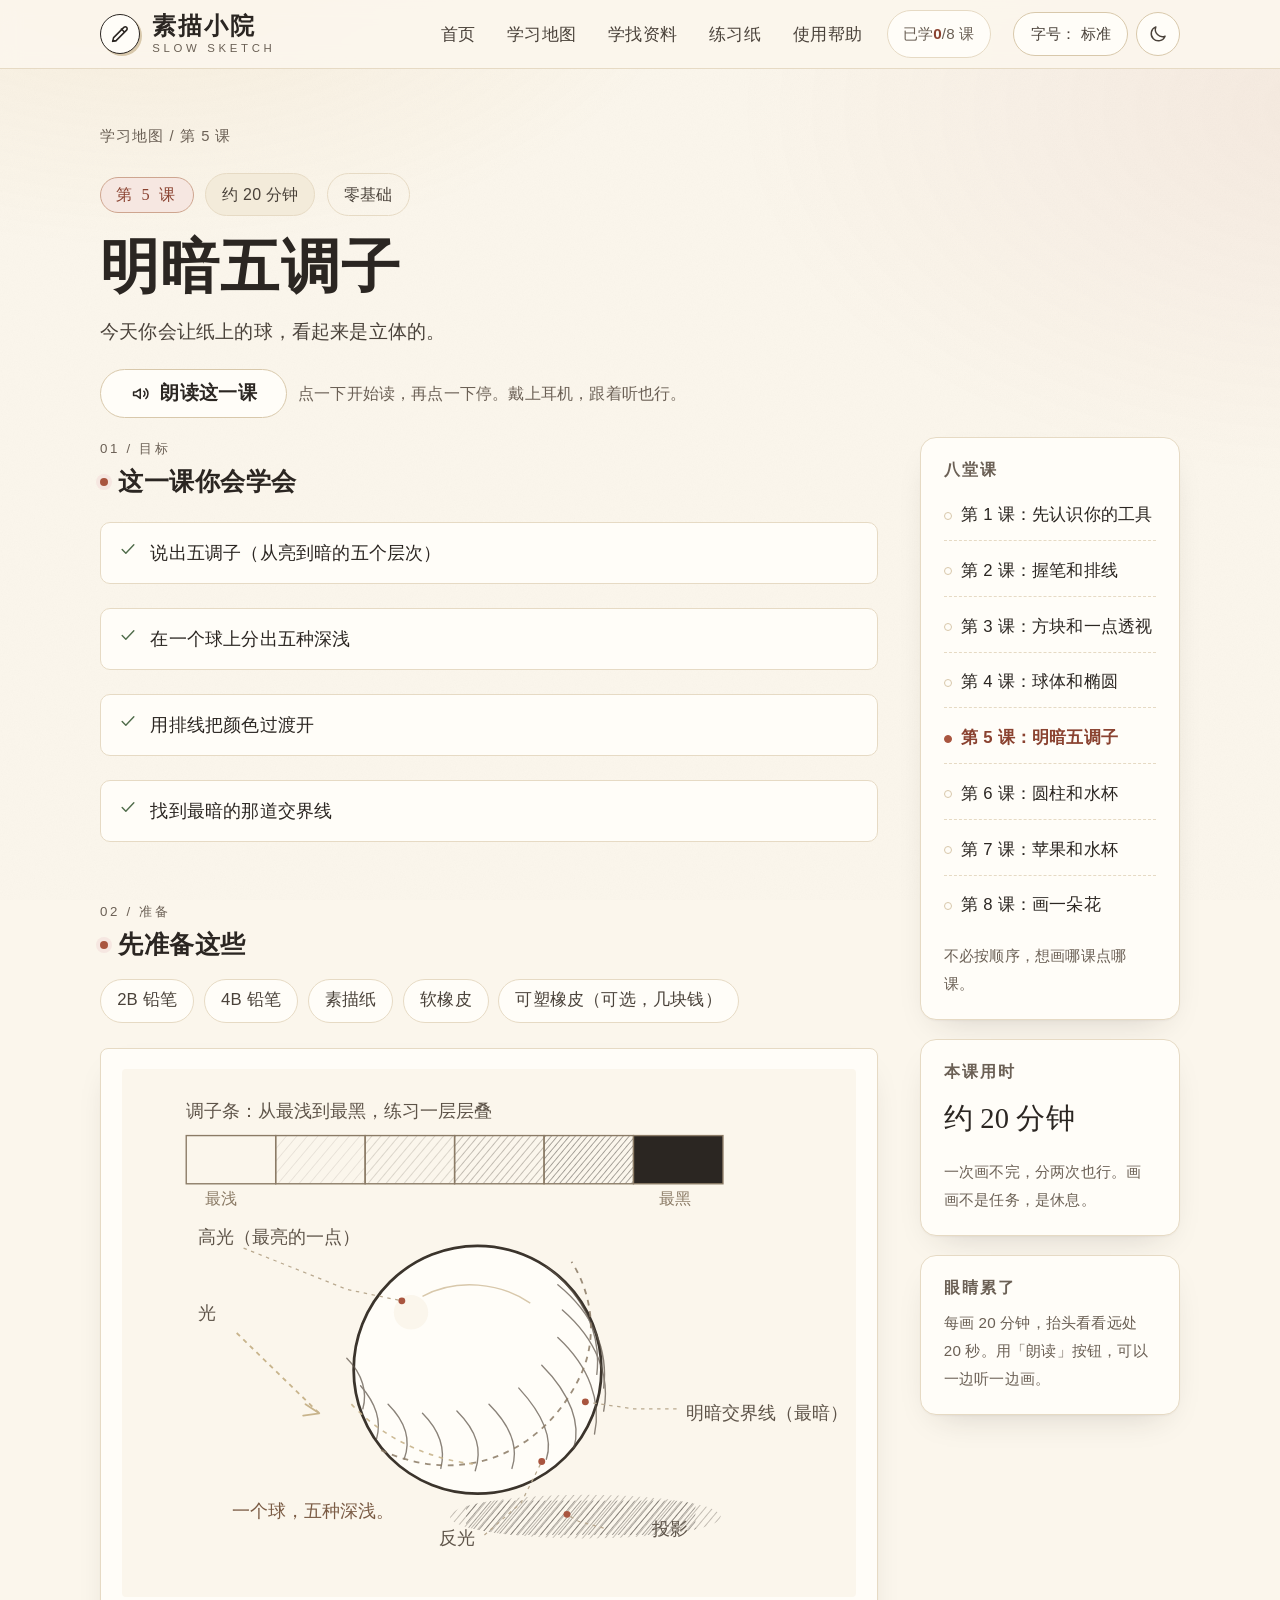
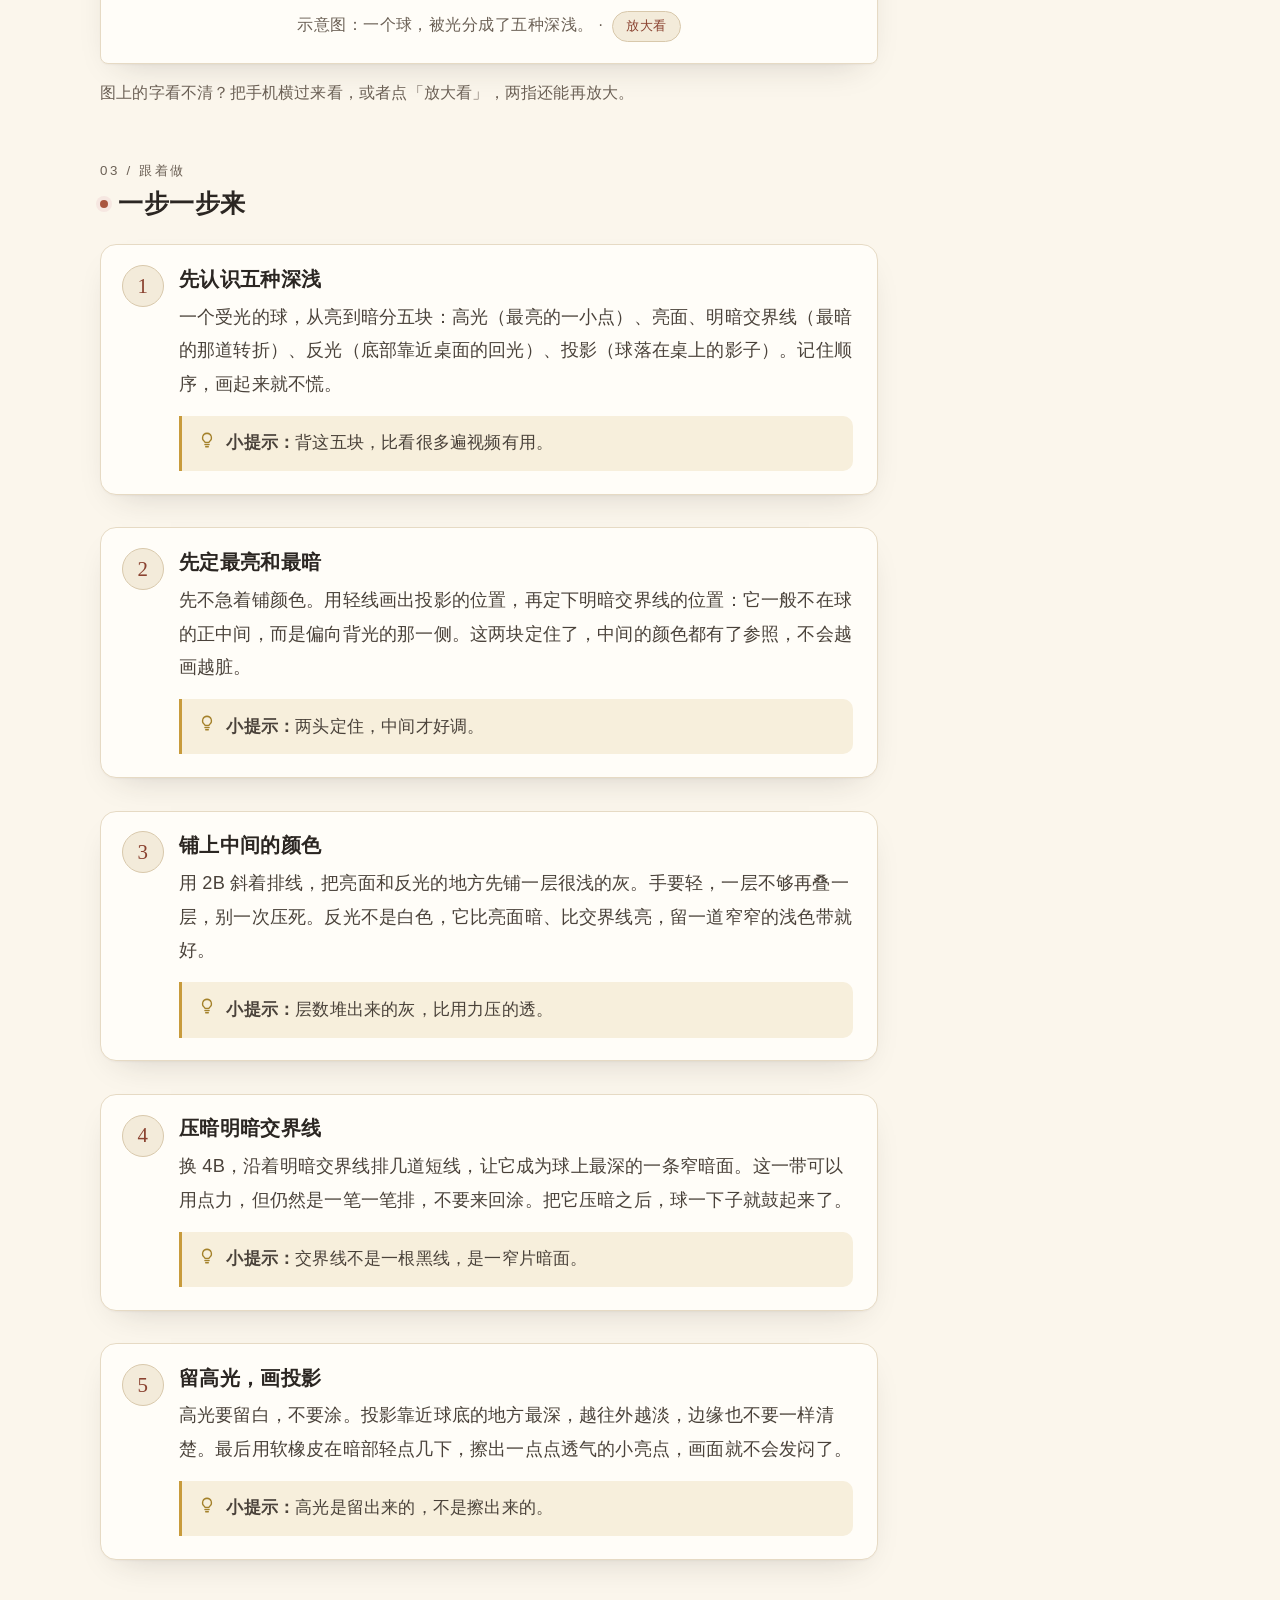
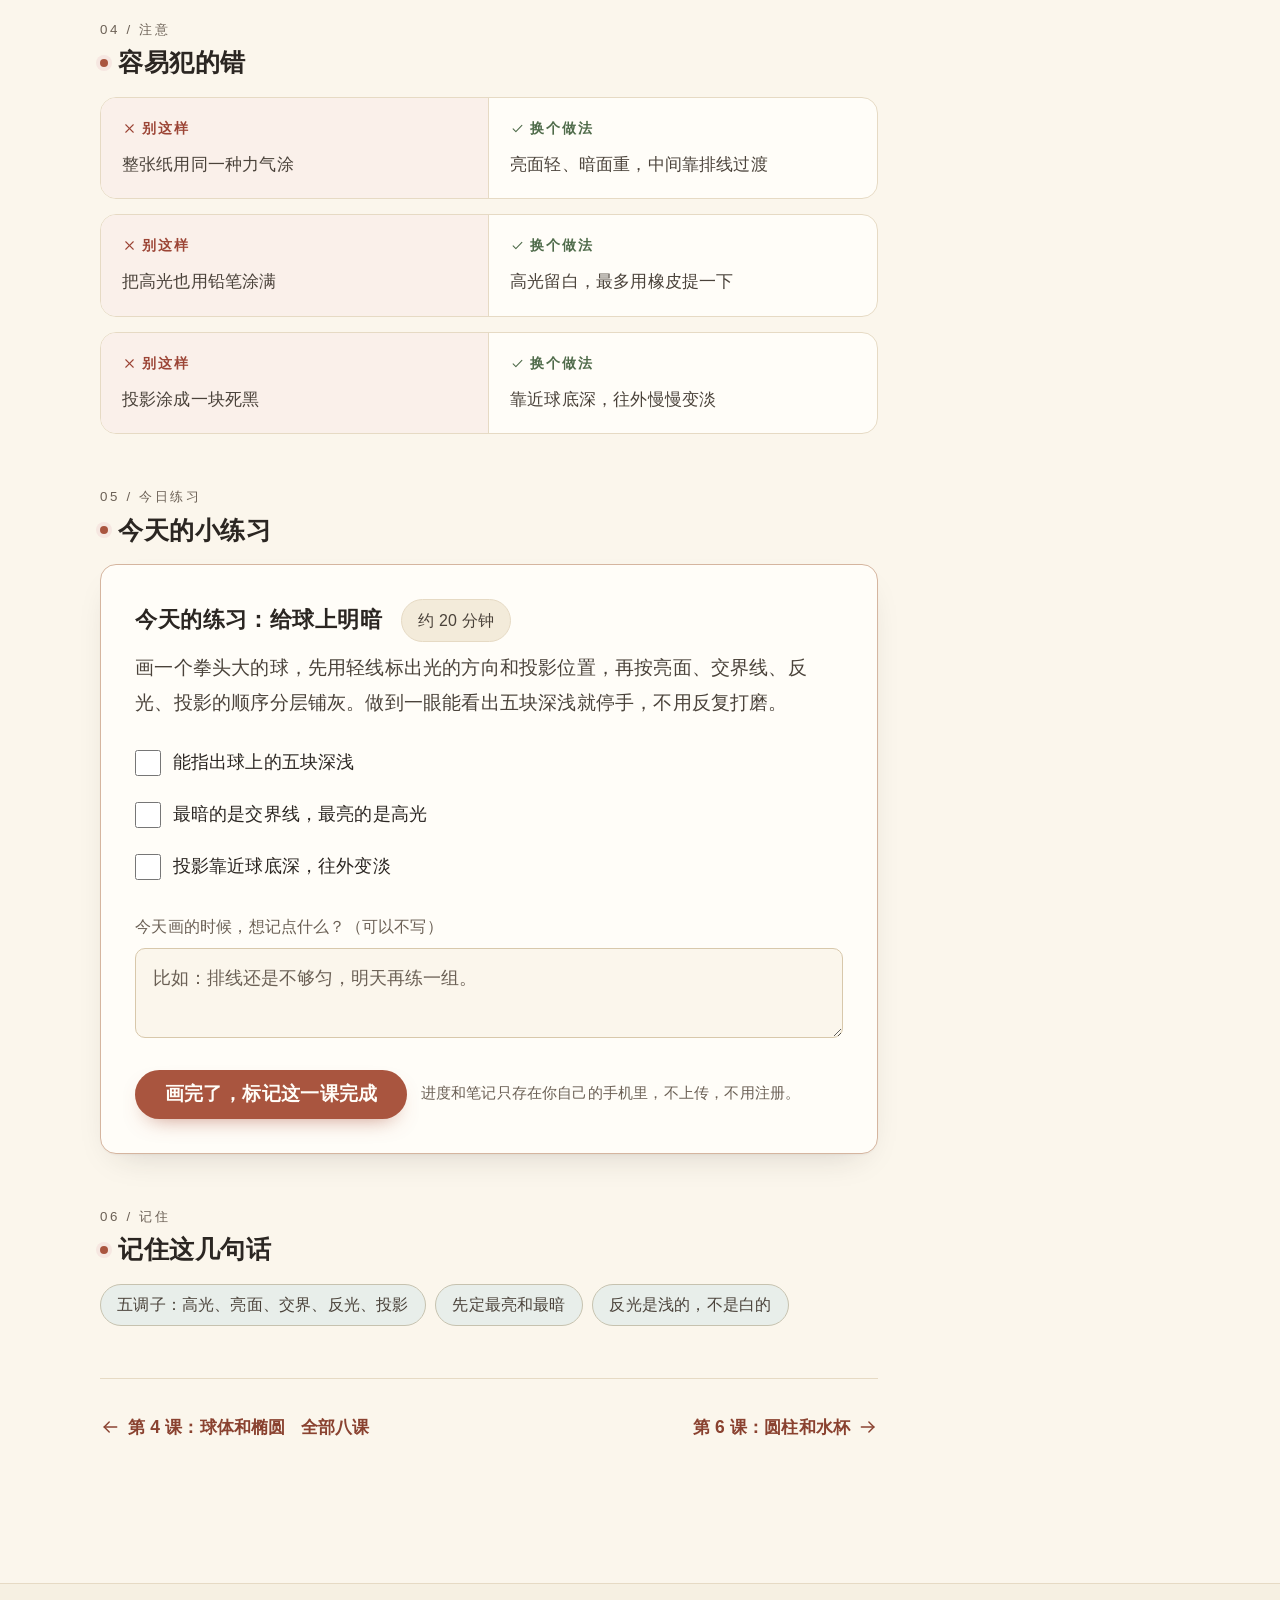
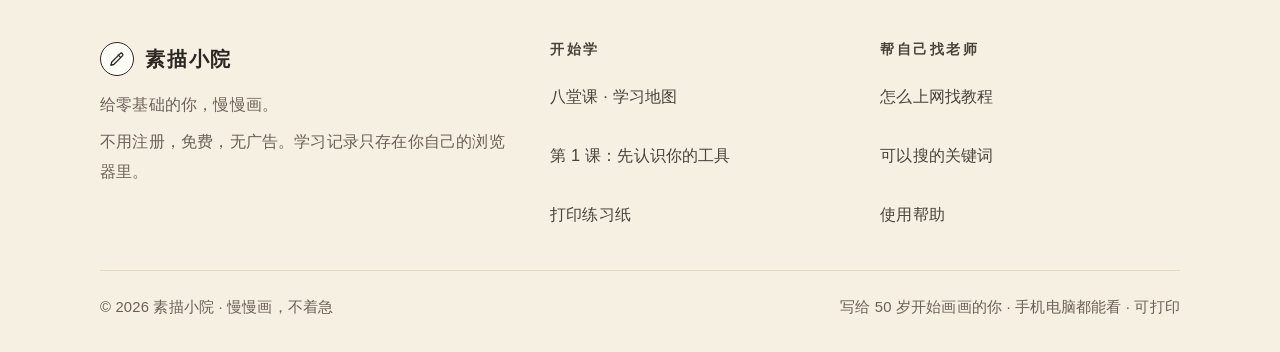
<file: lesson-5.html>
<!doctype html>
<html lang="zh-CN" data-fs="normal">
<head>
<meta charset="utf-8">
<meta name="viewport" content="width=device-width, initial-scale=1, viewport-fit=cover">
<title>第 5 课：明暗五调子 · 素描小院</title>
<meta name="description" content="第 5 课「明暗五调子」：一个球，五种深浅。约 20 分钟，零基础可完成。">
<meta name="theme-color" content="#fbf6ec">
<meta name="color-scheme" content="light dark">
<meta property="og:title" content="第 5 课：明暗五调子 · 素描小院">
<meta property="og:description" content="第 5 课「明暗五调子」：一个球，五种深浅。约 20 分钟，零基础可完成。">
<meta property="og:type" content="website">
<meta property="og:url" content="https://jarrettchen888.github.io/sketch-courtyard/">
<meta property="og:site_name" content="素描小院">
<link rel="apple-touch-icon" href="assets/img/apple-touch-icon.png">
<link rel="icon" href="data:image/svg+xml,%3Csvg xmlns='http://www.w3.org/2000/svg' viewBox='0 0 64 64'%3E%3Crect width='64' height='64' rx='14' fill='%23fbf6ec'/%3E%3Ccircle cx='32' cy='32' r='21' fill='none' stroke='%232b2622' stroke-width='3'/%3E%3Cpath d='M21 43l1.5-6 14-14a3.2 3.2 0 0 1 4.5 4.5l-14 14-6 1.5z' fill='none' stroke='%23a9553f' stroke-width='3' stroke-linejoin='round'/%3E%3C/svg%3E">
<link rel="manifest" href="manifest.webmanifest">
<link rel="stylesheet" href="assets/style.css">
<script>(function(){try{var d=document.documentElement;var f=localStorage.getItem('smxy.fs');if(f==='large'||f==='xlarge'){d.dataset.fs=f;}if(localStorage.getItem('smxy.theme')==='dark'){d.dataset.theme='dark';}}catch(e){}})();</script>
</head>
<body data-page="lesson">
<a class="skip-link" href="#main">跳到正文</a>
<header class="site-header">
  <div class="container header-inner">
    <a class="brand" href="index.html" aria-label="素描小院，回到首页">
      <span class="brand-mark" aria-hidden="true"><svg viewBox="0 0 24 24" fill="none" stroke="currentColor" stroke-width="1.7" stroke-linecap="round" stroke-linejoin="round" aria-hidden="true"><path d="M4 20l1-4L16.2 4.8a2.1 2.1 0 0 1 3 3L8 19l-4 1z"/><path d="M13.5 6.5l3 3"/><path d="M4 20l3.6-.6"/></svg></span>
      <span class="brand-text">素描小院<small>SLOW SKETCH</small></span>
    </a>
    <nav class="nav" aria-label="主导航">
      <a href="index.html">首页</a>
      <a href="map.html">学习地图</a>
      <a href="search.html">学找资料</a>
      <a href="practice.html">练习纸</a>
      <a href="help.html">使用帮助</a>
      <span class="nav-progress"><a href="map.html">已学 <b data-progress-text>0</b>/8 课</a></span>
    </nav>
    <div class="header-tools">
      <button class="btn-fs" type="button" data-fs-toggle aria-label="字号：标准，点一下切换">字号：<span data-fs-label>标准</span></button>
      <button class="btn-icon" type="button" data-theme-toggle aria-label="切换到夜间模式" aria-pressed="false"><svg class="icon-moon" viewBox="0 0 24 24" fill="none" stroke="currentColor" stroke-width="1.7" stroke-linecap="round" stroke-linejoin="round" aria-hidden="true"><path d="M20.5 14.6A8.6 8.6 0 0 1 9.4 3.5a8.6 8.6 0 1 0 11.1 11.1z"/></svg><svg class="icon-sun" viewBox="0 0 24 24" fill="none" stroke="currentColor" stroke-width="1.7" stroke-linecap="round" stroke-linejoin="round" aria-hidden="true"><circle cx="12" cy="12" r="4"/><path d="M12 2.5v2.2M12 19.3v2.2M2.5 12h2.2M19.3 12h2.2M5.2 5.2l1.6 1.6M17.2 17.2l1.6 1.6M18.8 5.2l-1.6 1.6M6.8 17.2l-1.6 1.6"/></svg></button>
    </div>
  </div>
</header>
<main id="main">
  <div class="container lesson-hero">
    <nav class="breadcrumb" aria-label="位置">
      <a href="map.html">学习地图</a><span aria-hidden="true">/</span><span>第 5 课</span>
    </nav>
    <div class="lesson-label">
      <span class="no">第 5 课</span>
      <span class="chip">约 20 分钟</span>
      <span class="chip chip-line">零基础</span>
    </div>
    <h1>明暗五调子</h1>
    <p class="tagline">今天你会让纸上的球，看起来是立体的。</p>
    <div class="read-row">
      <button class="btn btn-secondary" type="button" data-read><svg viewBox="0 0 24 24" fill="none" stroke="currentColor" stroke-width="1.7" stroke-linecap="round" stroke-linejoin="round" aria-hidden="true"><path d="M4 10v4h3l4.5 3.2V6.8L7 10H4z"/><path d="M15.4 9.2a3.6 3.6 0 0 1 0 5.6"/><path d="M17.8 6.6a7.4 7.4 0 0 1 0 10.8"/></svg> 朗读这一课</button>
      <span class="small muted">点一下开始读，再点一下停。戴上耳机，跟着听也行。</span>
    </div>
  </div>
  <div class="container lesson-body">
    <div class="lesson-layout">
      <article class="lesson-main" data-read-scope>
        <section class="block" aria-labelledby="h-goals">
          <div class="block-num">01 / 目标</div>
          <h2 id="h-goals"><span class="h-mark" aria-hidden="true"></span>这一课你会学会</h2>
          <ul class="goal-list">
            <li><svg viewBox="0 0 24 24" fill="none" stroke="currentColor" stroke-width="1.7" stroke-linecap="round" stroke-linejoin="round" aria-hidden="true"><path d="M5 12.6l4.4 4.4L19 7"/></svg><span>说出五调子（从亮到暗的五个层次）</span></li>
            <li><svg viewBox="0 0 24 24" fill="none" stroke="currentColor" stroke-width="1.7" stroke-linecap="round" stroke-linejoin="round" aria-hidden="true"><path d="M5 12.6l4.4 4.4L19 7"/></svg><span>在一个球上分出五种深浅</span></li>
            <li><svg viewBox="0 0 24 24" fill="none" stroke="currentColor" stroke-width="1.7" stroke-linecap="round" stroke-linejoin="round" aria-hidden="true"><path d="M5 12.6l4.4 4.4L19 7"/></svg><span>用排线把颜色过渡开</span></li>
            <li><svg viewBox="0 0 24 24" fill="none" stroke="currentColor" stroke-width="1.7" stroke-linecap="round" stroke-linejoin="round" aria-hidden="true"><path d="M5 12.6l4.4 4.4L19 7"/></svg><span>找到最暗的那道交界线</span></li>
          </ul>
        </section>

        <section class="block" aria-labelledby="h-prep">
          <div class="block-num">02 / 准备</div>
          <h2 id="h-prep"><span class="h-mark" aria-hidden="true"></span>先准备这些</h2>
          <div class="materials">
            <span class="chip">2B 铅笔</span>
            <span class="chip">4B 铅笔</span>
            <span class="chip">素描纸</span>
            <span class="chip">软橡皮</span>
            <span class="chip">可塑橡皮（可选，几块钱）</span>
          </div>
          <figure class="figure" style="margin-top:1.3rem">
            <div class="art"><a class="fig-zoom" href="assets/img/tones.svg" target="_blank" rel="noopener" aria-label="放大查看示意图（在新窗口打开）"><img src="assets/img/tones.svg" width="640" height="420" alt="示意图：一个球体分出高光、亮部、明暗交界线、反光和投影五个部分，旁边是一条从浅到深的调子条"></a></div>
            <figcaption>示意图：一个球，被光分成了五种深浅。 · <a href="assets/img/tones.svg" target="_blank" rel="noopener">放大看</a></figcaption>
          </figure>
          <p class="fig-help">图上的字看不清？把手机横过来看，或者点「放大看」，两指还能再放大。</p>
        </section>

        <section class="block" aria-labelledby="h-steps">
          <div class="block-num">03 / 跟着做</div>
          <h2 id="h-steps"><span class="h-mark" aria-hidden="true"></span>一步一步来</h2>
          <ol class="steps">
            <li class="step">
              <span class="step-num" aria-hidden="true">1</span>
              <h3>先认识五种深浅</h3>
              <p>一个受光的球，从亮到暗分五块：高光（最亮的一小点）、亮面、明暗交界线（最暗的那道转折）、反光（底部靠近桌面的回光）、投影（球落在桌上的影子）。记住顺序，画起来就不慌。</p>
              <div class="tip"><svg viewBox="0 0 24 24" fill="none" stroke="currentColor" stroke-width="1.7" stroke-linecap="round" stroke-linejoin="round" aria-hidden="true"><path d="M9.2 18h5.6"/><path d="M10.2 21h3.6"/><path d="M12 3a6 6 0 0 0-3.4 10.9c.4.3.6.7.6 1.2h5.6c0-.5.2-.9.6-1.2A6 6 0 0 0 12 3z"/></svg><span><b>小提示：</b>背这五块，比看很多遍视频有用。</span></div>
            </li>
            <li class="step">
              <span class="step-num" aria-hidden="true">2</span>
              <h3>先定最亮和最暗</h3>
              <p>先不急着铺颜色。用轻线画出投影的位置，再定下明暗交界线的位置：它一般不在球的正中间，而是偏向背光的那一侧。这两块定住了，中间的颜色都有了参照，不会越画越脏。</p>
              <div class="tip"><svg viewBox="0 0 24 24" fill="none" stroke="currentColor" stroke-width="1.7" stroke-linecap="round" stroke-linejoin="round" aria-hidden="true"><path d="M9.2 18h5.6"/><path d="M10.2 21h3.6"/><path d="M12 3a6 6 0 0 0-3.4 10.9c.4.3.6.7.6 1.2h5.6c0-.5.2-.9.6-1.2A6 6 0 0 0 12 3z"/></svg><span><b>小提示：</b>两头定住，中间才好调。</span></div>
            </li>
            <li class="step">
              <span class="step-num" aria-hidden="true">3</span>
              <h3>铺上中间的颜色</h3>
              <p>用 2B 斜着排线，把亮面和反光的地方先铺一层很浅的灰。手要轻，一层不够再叠一层，别一次压死。反光不是白色，它比亮面暗、比交界线亮，留一道窄窄的浅色带就好。</p>
              <div class="tip"><svg viewBox="0 0 24 24" fill="none" stroke="currentColor" stroke-width="1.7" stroke-linecap="round" stroke-linejoin="round" aria-hidden="true"><path d="M9.2 18h5.6"/><path d="M10.2 21h3.6"/><path d="M12 3a6 6 0 0 0-3.4 10.9c.4.3.6.7.6 1.2h5.6c0-.5.2-.9.6-1.2A6 6 0 0 0 12 3z"/></svg><span><b>小提示：</b>层数堆出来的灰，比用力压的透。</span></div>
            </li>
            <li class="step">
              <span class="step-num" aria-hidden="true">4</span>
              <h3>压暗明暗交界线</h3>
              <p>换 4B，沿着明暗交界线排几道短线，让它成为球上最深的一条窄暗面。这一带可以用点力，但仍然是一笔一笔排，不要来回涂。把它压暗之后，球一下子就鼓起来了。</p>
              <div class="tip"><svg viewBox="0 0 24 24" fill="none" stroke="currentColor" stroke-width="1.7" stroke-linecap="round" stroke-linejoin="round" aria-hidden="true"><path d="M9.2 18h5.6"/><path d="M10.2 21h3.6"/><path d="M12 3a6 6 0 0 0-3.4 10.9c.4.3.6.7.6 1.2h5.6c0-.5.2-.9.6-1.2A6 6 0 0 0 12 3z"/></svg><span><b>小提示：</b>交界线不是一根黑线，是一窄片暗面。</span></div>
            </li>
            <li class="step">
              <span class="step-num" aria-hidden="true">5</span>
              <h3>留高光，画投影</h3>
              <p>高光要留白，不要涂。投影靠近球底的地方最深，越往外越淡，边缘也不要一样清楚。最后用软橡皮在暗部轻点几下，擦出一点点透气的小亮点，画面就不会发闷了。</p>
              <div class="tip"><svg viewBox="0 0 24 24" fill="none" stroke="currentColor" stroke-width="1.7" stroke-linecap="round" stroke-linejoin="round" aria-hidden="true"><path d="M9.2 18h5.6"/><path d="M10.2 21h3.6"/><path d="M12 3a6 6 0 0 0-3.4 10.9c.4.3.6.7.6 1.2h5.6c0-.5.2-.9.6-1.2A6 6 0 0 0 12 3z"/></svg><span><b>小提示：</b>高光是留出来的，不是擦出来的。</span></div>
            </li>
          </ol>
        </section>

        <section class="block" aria-labelledby="h-mistakes">
          <div class="block-num">04 / 注意</div>
          <h2 id="h-mistakes"><span class="h-mark" aria-hidden="true"></span>容易犯的错</h2>
          <div class="mistakes">
            <div class="mistake">
              <div class="dont">
                <span class="label"><svg viewBox="0 0 24 24" fill="none" stroke="currentColor" stroke-width="1.7" stroke-linecap="round" stroke-linejoin="round" aria-hidden="true"><path d="M6 6l12 12"/><path d="M18 6L6 18"/></svg>别这样</span>
                <p>整张纸用同一种力气涂</p>
              </div>
              <div class="do">
                <span class="label"><svg viewBox="0 0 24 24" fill="none" stroke="currentColor" stroke-width="1.7" stroke-linecap="round" stroke-linejoin="round" aria-hidden="true"><path d="M5 12.6l4.4 4.4L19 7"/></svg>换个做法</span>
                <p>亮面轻、暗面重，中间靠排线过渡</p>
              </div>
            </div>
            <div class="mistake">
              <div class="dont">
                <span class="label"><svg viewBox="0 0 24 24" fill="none" stroke="currentColor" stroke-width="1.7" stroke-linecap="round" stroke-linejoin="round" aria-hidden="true"><path d="M6 6l12 12"/><path d="M18 6L6 18"/></svg>别这样</span>
                <p>把高光也用铅笔涂满</p>
              </div>
              <div class="do">
                <span class="label"><svg viewBox="0 0 24 24" fill="none" stroke="currentColor" stroke-width="1.7" stroke-linecap="round" stroke-linejoin="round" aria-hidden="true"><path d="M5 12.6l4.4 4.4L19 7"/></svg>换个做法</span>
                <p>高光留白，最多用橡皮提一下</p>
              </div>
            </div>
            <div class="mistake">
              <div class="dont">
                <span class="label"><svg viewBox="0 0 24 24" fill="none" stroke="currentColor" stroke-width="1.7" stroke-linecap="round" stroke-linejoin="round" aria-hidden="true"><path d="M6 6l12 12"/><path d="M18 6L6 18"/></svg>别这样</span>
                <p>投影涂成一块死黑</p>
              </div>
              <div class="do">
                <span class="label"><svg viewBox="0 0 24 24" fill="none" stroke="currentColor" stroke-width="1.7" stroke-linecap="round" stroke-linejoin="round" aria-hidden="true"><path d="M5 12.6l4.4 4.4L19 7"/></svg>换个做法</span>
                <p>靠近球底深，往外慢慢变淡</p>
              </div>
            </div>
          </div>
        </section>

        <section class="block" aria-labelledby="h-practice">
          <div class="block-num">05 / 今日练习</div>
          <h2 id="h-practice"><span class="h-mark" aria-hidden="true"></span>今天的小练习</h2>
          <div class="practice-card">
            <div class="practice-head">
              <h3>今天的练习：给球上明暗</h3>
              <span class="chip">约 20 分钟</span>
            </div>
            <p class="practice-task">画一个拳头大的球，先用轻线标出光的方向和投影位置，再按亮面、交界线、反光、投影的顺序分层铺灰。做到一眼能看出五块深浅就停手，不用反复打磨。</p>
            <ul class="checklist" data-persist="check.5">
              <li><input type="checkbox" id="ck-5-0" data-ck="0"><label for="ck-5-0">能指出球上的五块深浅</label></li>
              <li><input type="checkbox" id="ck-5-1" data-ck="1"><label for="ck-5-1">最暗的是交界线，最亮的是高光</label></li>
              <li><input type="checkbox" id="ck-5-2" data-ck="2"><label for="ck-5-2">投影靠近球底深，往外变淡</label></li>
            </ul>
            <div class="note-field">
              <label for="note-5">今天画的时候，想记点什么？（可以不写）</label>
              <textarea id="note-5" data-note="5" placeholder="比如：排线还是不够匀，明天再练一组。"></textarea>
            </div>
            <div class="practice-actions">
              <button class="btn btn-primary" type="button" data-complete-btn="5">画完了，标记这一课完成</button>
              <p class="save-hint">进度和笔记只存在你自己的手机里，不上传，不用注册。</p>
            </div>
          </div>
        </section>

        <section class="block" aria-labelledby="h-recap">
          <div class="block-num">06 / 记住</div>
          <h2 id="h-recap"><span class="h-mark" aria-hidden="true"></span>记住这几句话</h2>
          <div class="recap">
            <span class="chip">五调子：高光、亮面、交界、反光、投影</span>
            <span class="chip">先定最亮和最暗</span>
            <span class="chip">反光是浅的，不是白的</span>
          </div>
        </section>

        <nav class="lesson-nav" aria-label="课程导航">
          <a href="lesson-4.html"><svg viewBox="0 0 24 24" fill="none" stroke="currentColor" stroke-width="1.7" stroke-linecap="round" stroke-linejoin="round" aria-hidden="true"><path d="M20 12H5"/><path d="M11 6l-6 6 6 6"/></svg> 第 4 课：球体和椭圆</a>
          <a href="map.html">全部八课</a>
          <a class="next" href="lesson-6.html">第 6 课：圆柱和水杯 <svg viewBox="0 0 24 24" fill="none" stroke="currentColor" stroke-width="1.7" stroke-linecap="round" stroke-linejoin="round" aria-hidden="true"><path d="M4 12h15"/><path d="M13 6l6 6-6 6"/></svg></a>
        </nav>
        <noscript><p class="small muted" style="margin-top:1rem">浏览器没有开启脚本：勾选和进度不会被记住，但不影响你阅读和照着画。</p></noscript>
      </article>

      <aside class="lesson-aside" aria-label="本课信息">
        <div class="card aside-card">
          <h3>八堂课</h3>
          <ul class="aside-list">
            <li data-lesson-row="1">
              <span class="dot" aria-hidden="true"></span>
              <a href="lesson-1.html" style="color:inherit;text-decoration:none">第 1 课：先认识你的工具</a>
            </li>
            <li data-lesson-row="2">
              <span class="dot" aria-hidden="true"></span>
              <a href="lesson-2.html" style="color:inherit;text-decoration:none">第 2 课：握笔和排线</a>
            </li>
            <li data-lesson-row="3">
              <span class="dot" aria-hidden="true"></span>
              <a href="lesson-3.html" style="color:inherit;text-decoration:none">第 3 课：方块和一点透视</a>
            </li>
            <li data-lesson-row="4">
              <span class="dot" aria-hidden="true"></span>
              <a href="lesson-4.html" style="color:inherit;text-decoration:none">第 4 课：球体和椭圆</a>
            </li>
            <li data-lesson-row="5" class="is-current">
              <span class="dot" aria-hidden="true"></span>
              <a href="lesson-5.html" style="color:inherit;text-decoration:none" aria-current="page">第 5 课：明暗五调子</a>
            </li>
            <li data-lesson-row="6">
              <span class="dot" aria-hidden="true"></span>
              <a href="lesson-6.html" style="color:inherit;text-decoration:none">第 6 课：圆柱和水杯</a>
            </li>
            <li data-lesson-row="7">
              <span class="dot" aria-hidden="true"></span>
              <a href="lesson-7.html" style="color:inherit;text-decoration:none">第 7 课：苹果和水杯</a>
            </li>
            <li data-lesson-row="8">
              <span class="dot" aria-hidden="true"></span>
              <a href="lesson-8.html" style="color:inherit;text-decoration:none">第 8 课：画一朵花</a>
            </li>
          </ul>
          <p class="aside-note">不必按顺序，想画哪课点哪课。</p>
        </div>
        <div class="card aside-card">
          <h3>本课用时</h3>
          <p style="font-family:var(--font-serif);font-size:1.5rem;margin:0 0 .3rem">约 20 分钟</p>
          <p class="aside-note">一次画不完，分两次也行。画画不是任务，是休息。</p>
        </div>
        <div class="card aside-card">
          <h3>眼睛累了</h3>
          <p class="aside-note">每画 20 分钟，抬头看看远处 20 秒。用「朗读」按钮，可以一边听一边画。</p>
        </div>
      </aside>
    </div>
  </div>
</main>

<nav class="tabbar" aria-label="快捷导航">
  <a href="index.html"><svg viewBox="0 0 24 24" fill="none" stroke="currentColor" stroke-width="1.7" stroke-linecap="round" stroke-linejoin="round" aria-hidden="true"><path d="M4 11l8-7 8 7"/><path d="M6 10v10h12V10"/></svg><span>首页</span></a>
  <a href="map.html"><svg viewBox="0 0 24 24" fill="none" stroke="currentColor" stroke-width="1.7" stroke-linecap="round" stroke-linejoin="round" aria-hidden="true"><path d="M3 6.5l6-2.5 6 2.5 6-2.5V18l-6 2.5-6-2.5-6 2.5z"/><path d="M9 4v16"/><path d="M15 6.5V22"/></svg><span>学习地图</span></a>
  <a href="search.html"><svg viewBox="0 0 24 24" fill="none" stroke="currentColor" stroke-width="1.7" stroke-linecap="round" stroke-linejoin="round" aria-hidden="true"><circle cx="11" cy="11" r="6.2"/><path d="M15.6 15.6L21 21"/></svg><span>学找资料</span></a>
  <a href="practice.html"><svg viewBox="0 0 24 24" fill="none" stroke="currentColor" stroke-width="1.7" stroke-linecap="round" stroke-linejoin="round" aria-hidden="true"><rect x="4" y="4" width="16" height="16" rx="2.5"/><path d="M4 12h16"/><path d="M12 4v16"/></svg><span>练习纸</span></a>
  <a href="help.html"><svg viewBox="0 0 24 24" fill="none" stroke="currentColor" stroke-width="1.7" stroke-linecap="round" stroke-linejoin="round" aria-hidden="true"><circle cx="12" cy="12" r="8.2"/><path d="M9.4 9.4a2.7 2.7 0 1 1 3.8 2.5c-.7.4-1.2 1-1.2 1.9"/><circle cx="12" cy="17" r=".7" fill="currentColor" stroke="none"/></svg><span>使用帮助</span></a>
</nav>
<footer class="site-footer">
  <div class="container">
    <div class="footer-grid">
      <div>
        <div class="footer-brand"><span class="brand-mark" aria-hidden="true"><svg viewBox="0 0 24 24" fill="none" stroke="currentColor" stroke-width="1.7" stroke-linecap="round" stroke-linejoin="round" aria-hidden="true"><path d="M4 20l1-4L16.2 4.8a2.1 2.1 0 0 1 3 3L8 19l-4 1z"/><path d="M13.5 6.5l3 3"/><path d="M4 20l3.6-.6"/></svg></span><strong>素描小院</strong></div>
        <p>给零基础的你，慢慢画。</p>
        <p>不用注册，免费，无广告。学习记录只存在你自己的浏览器里。</p>
      </div>
      <div>
        <h4>开始学</h4>
        <ul>
          <li><a href="map.html">八堂课 · 学习地图</a></li>
          <li><a href="lesson-1.html">第 1 课：先认识你的工具</a></li>
          <li><a href="practice.html">打印练习纸</a></li>
        </ul>
      </div>
      <div>
        <h4>帮自己找老师</h4>
        <ul>
          <li><a href="search.html">怎么上网找教程</a></li>
          <li><a href="search.html#keywords">可以搜的关键词</a></li>
          <li><a href="help.html">使用帮助</a></li>
        </ul>
      </div>
    </div>
    <div class="footer-bottom">
      <span>© 2026 素描小院 · 慢慢画，不着急</span>
      <span>写给 50 岁开始画画的你 · 手机电脑都能看 · 可打印</span>
    </div>
  </div>
</footer><script src="assets/app.js"></script>
</body>
</html>
</file>
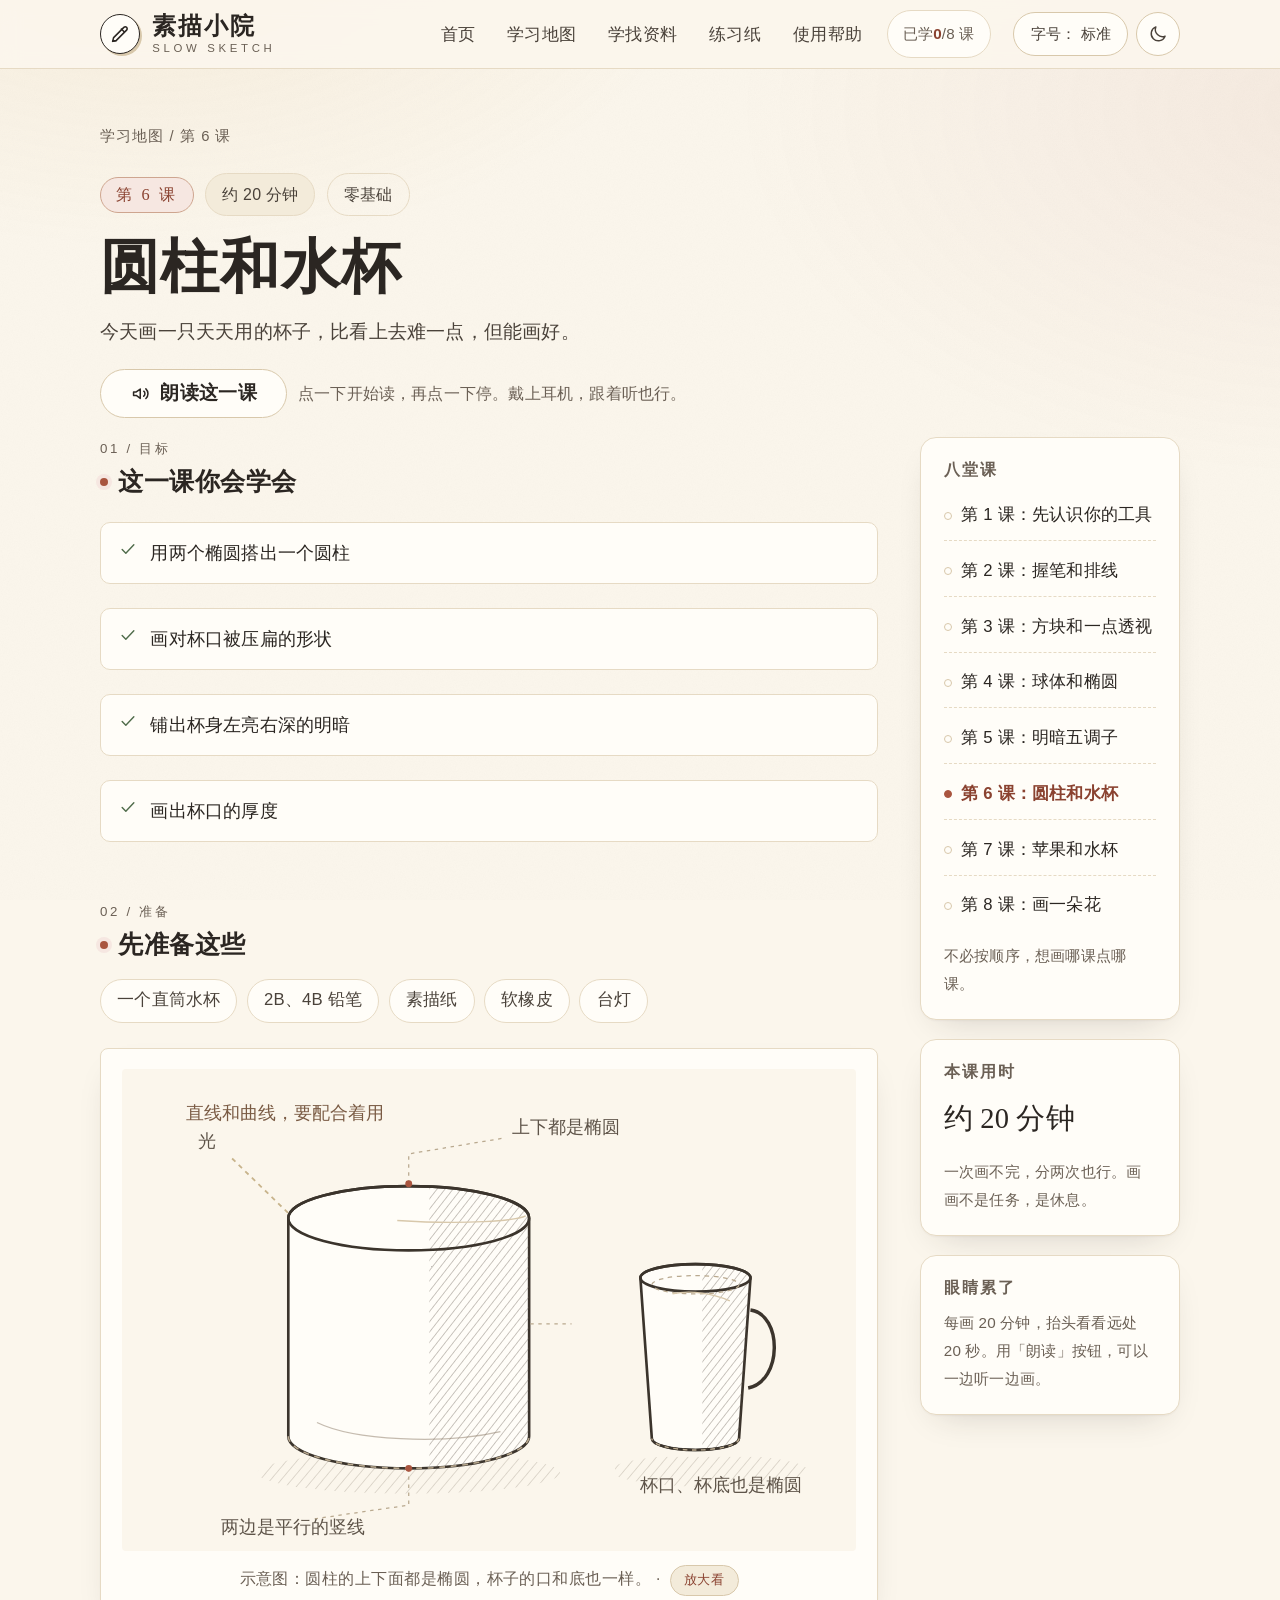
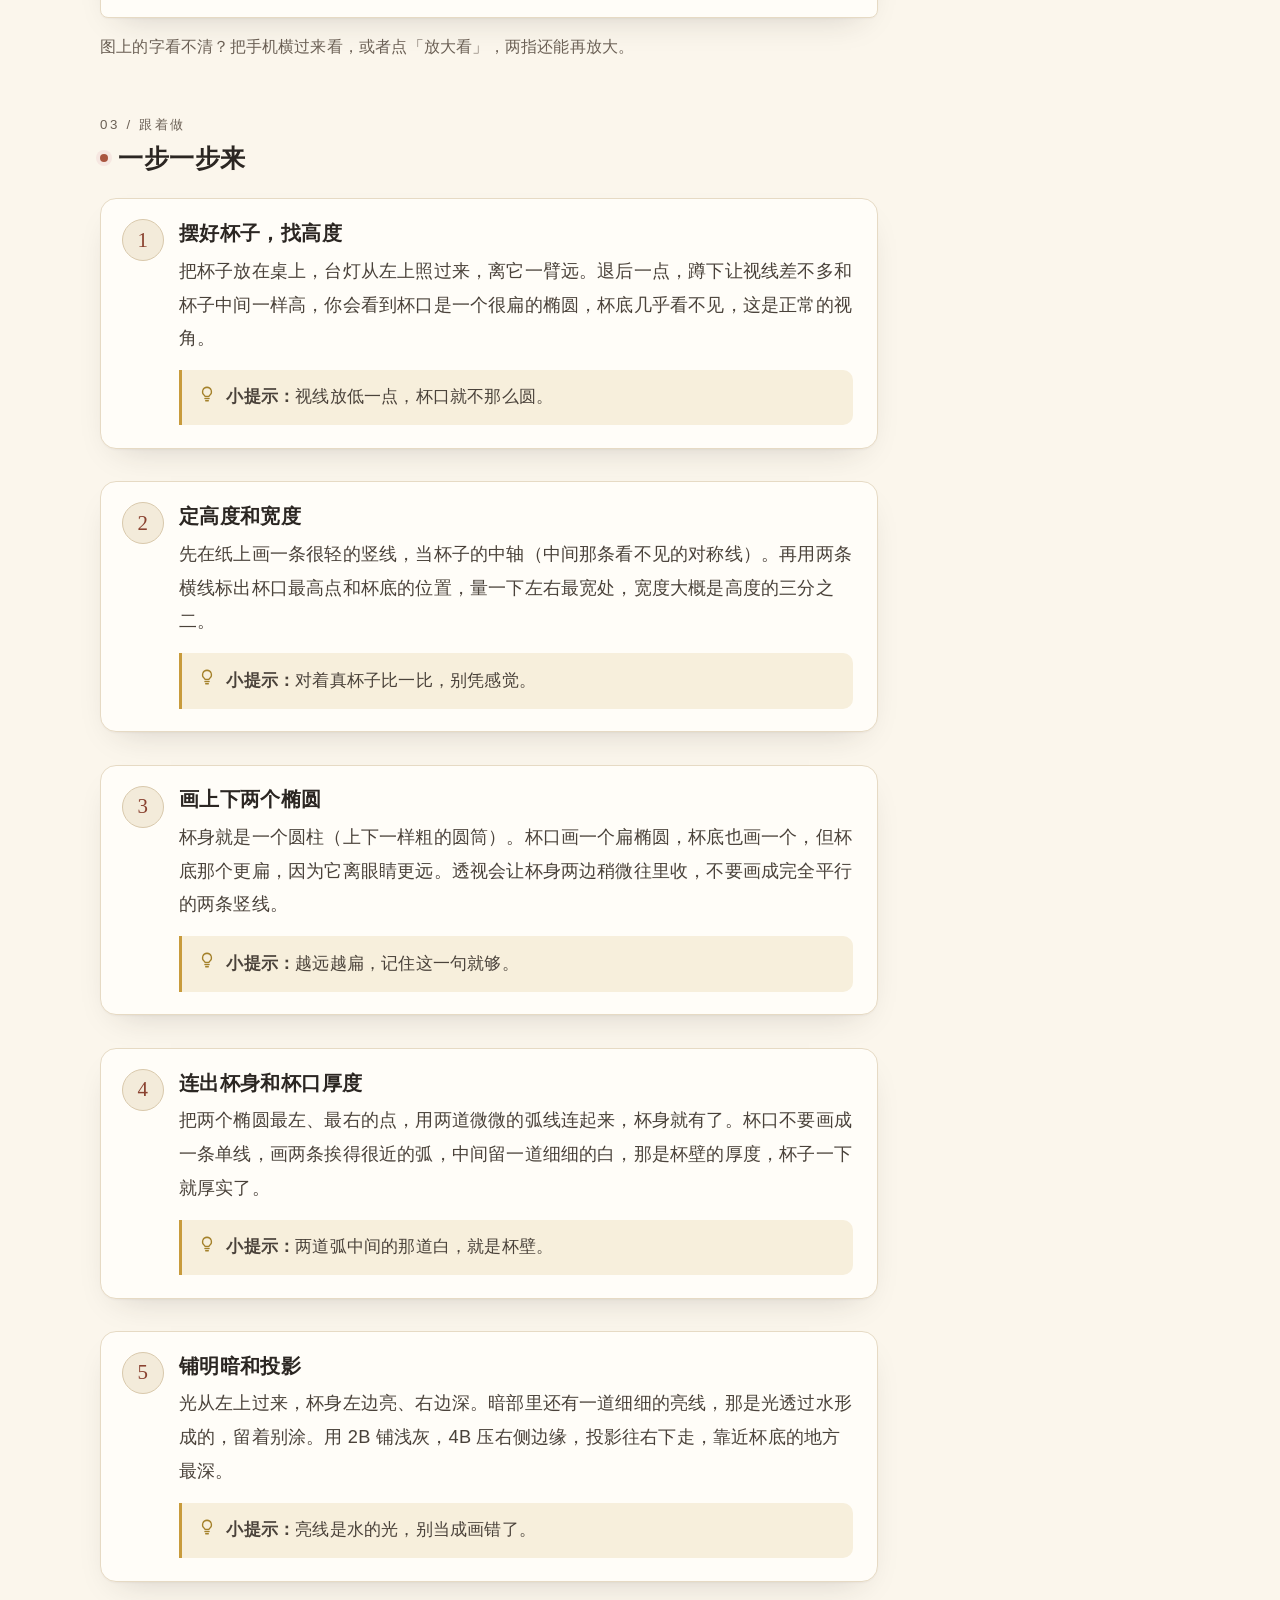
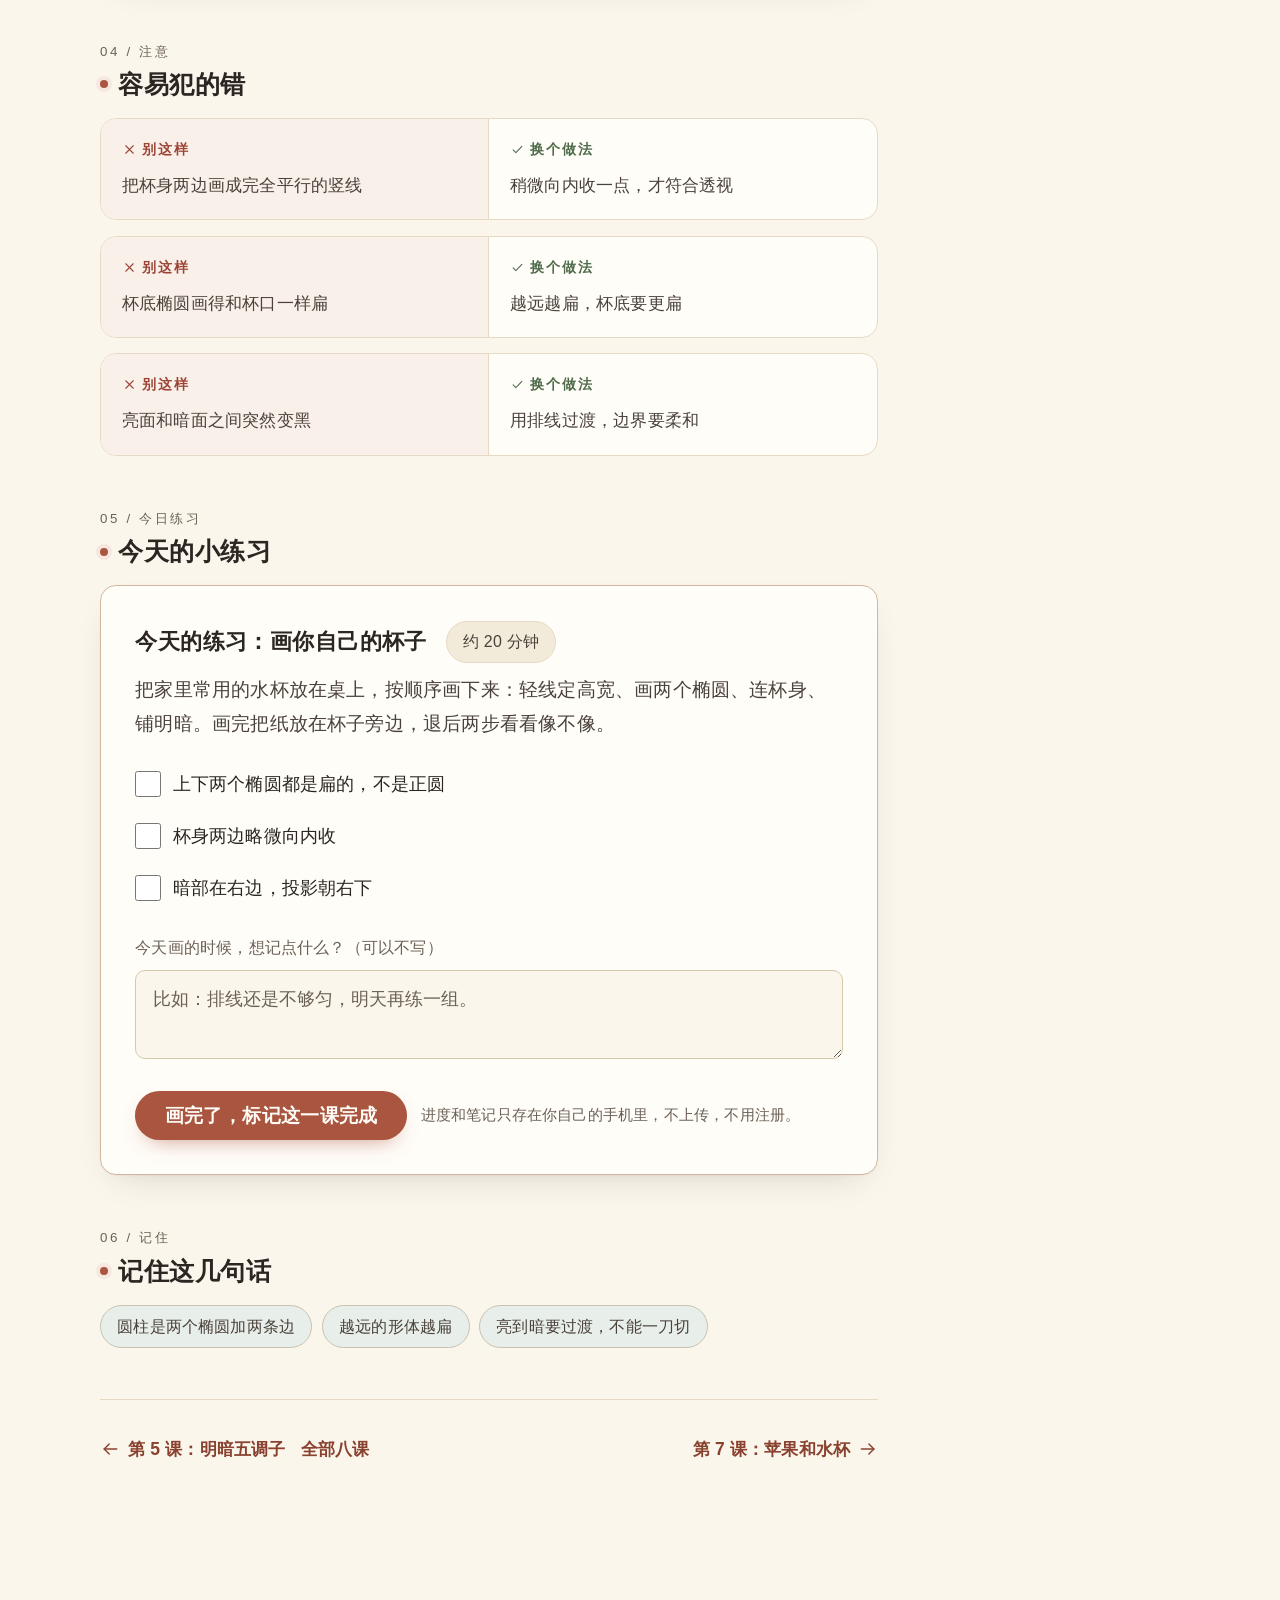
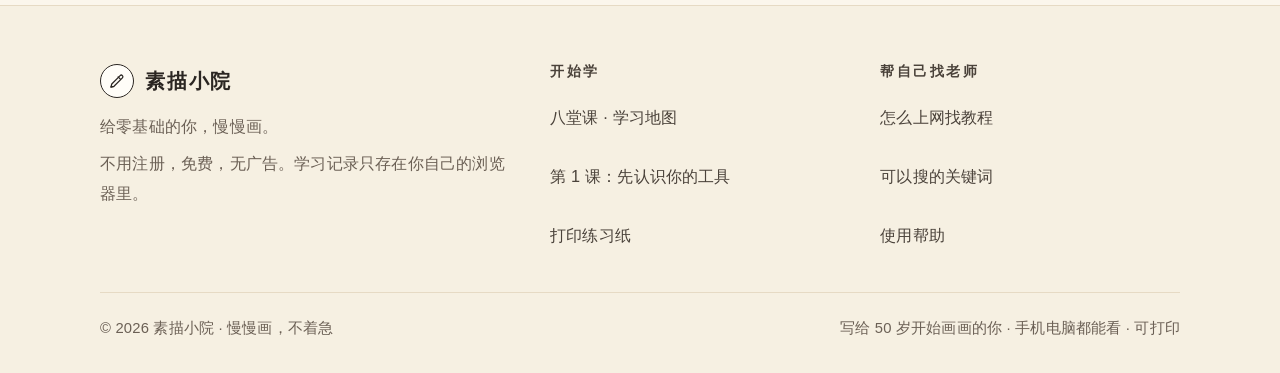
<file: lesson-6.html>
<!doctype html>
<html lang="zh-CN" data-fs="normal">
<head>
<meta charset="utf-8">
<meta name="viewport" content="width=device-width, initial-scale=1, viewport-fit=cover">
<title>第 6 课：圆柱和水杯 · 素描小院</title>
<meta name="description" content="第 6 课「圆柱和水杯」：直线和曲线的配合。约 20 分钟，零基础可完成。">
<meta name="theme-color" content="#fbf6ec">
<meta name="color-scheme" content="light dark">
<meta property="og:title" content="第 6 课：圆柱和水杯 · 素描小院">
<meta property="og:description" content="第 6 课「圆柱和水杯」：直线和曲线的配合。约 20 分钟，零基础可完成。">
<meta property="og:type" content="website">
<meta property="og:url" content="https://jarrettchen888.github.io/sketch-courtyard/">
<meta property="og:site_name" content="素描小院">
<link rel="apple-touch-icon" href="assets/img/apple-touch-icon.png">
<link rel="icon" href="data:image/svg+xml,%3Csvg xmlns='http://www.w3.org/2000/svg' viewBox='0 0 64 64'%3E%3Crect width='64' height='64' rx='14' fill='%23fbf6ec'/%3E%3Ccircle cx='32' cy='32' r='21' fill='none' stroke='%232b2622' stroke-width='3'/%3E%3Cpath d='M21 43l1.5-6 14-14a3.2 3.2 0 0 1 4.5 4.5l-14 14-6 1.5z' fill='none' stroke='%23a9553f' stroke-width='3' stroke-linejoin='round'/%3E%3C/svg%3E">
<link rel="manifest" href="manifest.webmanifest">
<link rel="stylesheet" href="assets/style.css">
<script>(function(){try{var d=document.documentElement;var f=localStorage.getItem('smxy.fs');if(f==='large'||f==='xlarge'){d.dataset.fs=f;}if(localStorage.getItem('smxy.theme')==='dark'){d.dataset.theme='dark';}}catch(e){}})();</script>
</head>
<body data-page="lesson">
<a class="skip-link" href="#main">跳到正文</a>
<header class="site-header">
  <div class="container header-inner">
    <a class="brand" href="index.html" aria-label="素描小院，回到首页">
      <span class="brand-mark" aria-hidden="true"><svg viewBox="0 0 24 24" fill="none" stroke="currentColor" stroke-width="1.7" stroke-linecap="round" stroke-linejoin="round" aria-hidden="true"><path d="M4 20l1-4L16.2 4.8a2.1 2.1 0 0 1 3 3L8 19l-4 1z"/><path d="M13.5 6.5l3 3"/><path d="M4 20l3.6-.6"/></svg></span>
      <span class="brand-text">素描小院<small>SLOW SKETCH</small></span>
    </a>
    <nav class="nav" aria-label="主导航">
      <a href="index.html">首页</a>
      <a href="map.html">学习地图</a>
      <a href="search.html">学找资料</a>
      <a href="practice.html">练习纸</a>
      <a href="help.html">使用帮助</a>
      <span class="nav-progress"><a href="map.html">已学 <b data-progress-text>0</b>/8 课</a></span>
    </nav>
    <div class="header-tools">
      <button class="btn-fs" type="button" data-fs-toggle aria-label="字号：标准，点一下切换">字号：<span data-fs-label>标准</span></button>
      <button class="btn-icon" type="button" data-theme-toggle aria-label="切换到夜间模式" aria-pressed="false"><svg class="icon-moon" viewBox="0 0 24 24" fill="none" stroke="currentColor" stroke-width="1.7" stroke-linecap="round" stroke-linejoin="round" aria-hidden="true"><path d="M20.5 14.6A8.6 8.6 0 0 1 9.4 3.5a8.6 8.6 0 1 0 11.1 11.1z"/></svg><svg class="icon-sun" viewBox="0 0 24 24" fill="none" stroke="currentColor" stroke-width="1.7" stroke-linecap="round" stroke-linejoin="round" aria-hidden="true"><circle cx="12" cy="12" r="4"/><path d="M12 2.5v2.2M12 19.3v2.2M2.5 12h2.2M19.3 12h2.2M5.2 5.2l1.6 1.6M17.2 17.2l1.6 1.6M18.8 5.2l-1.6 1.6M6.8 17.2l-1.6 1.6"/></svg></button>
    </div>
  </div>
</header>
<main id="main">
  <div class="container lesson-hero">
    <nav class="breadcrumb" aria-label="位置">
      <a href="map.html">学习地图</a><span aria-hidden="true">/</span><span>第 6 课</span>
    </nav>
    <div class="lesson-label">
      <span class="no">第 6 课</span>
      <span class="chip">约 20 分钟</span>
      <span class="chip chip-line">零基础</span>
    </div>
    <h1>圆柱和水杯</h1>
    <p class="tagline">今天画一只天天用的杯子，比看上去难一点，但能画好。</p>
    <div class="read-row">
      <button class="btn btn-secondary" type="button" data-read><svg viewBox="0 0 24 24" fill="none" stroke="currentColor" stroke-width="1.7" stroke-linecap="round" stroke-linejoin="round" aria-hidden="true"><path d="M4 10v4h3l4.5 3.2V6.8L7 10H4z"/><path d="M15.4 9.2a3.6 3.6 0 0 1 0 5.6"/><path d="M17.8 6.6a7.4 7.4 0 0 1 0 10.8"/></svg> 朗读这一课</button>
      <span class="small muted">点一下开始读，再点一下停。戴上耳机，跟着听也行。</span>
    </div>
  </div>
  <div class="container lesson-body">
    <div class="lesson-layout">
      <article class="lesson-main" data-read-scope>
        <section class="block" aria-labelledby="h-goals">
          <div class="block-num">01 / 目标</div>
          <h2 id="h-goals"><span class="h-mark" aria-hidden="true"></span>这一课你会学会</h2>
          <ul class="goal-list">
            <li><svg viewBox="0 0 24 24" fill="none" stroke="currentColor" stroke-width="1.7" stroke-linecap="round" stroke-linejoin="round" aria-hidden="true"><path d="M5 12.6l4.4 4.4L19 7"/></svg><span>用两个椭圆搭出一个圆柱</span></li>
            <li><svg viewBox="0 0 24 24" fill="none" stroke="currentColor" stroke-width="1.7" stroke-linecap="round" stroke-linejoin="round" aria-hidden="true"><path d="M5 12.6l4.4 4.4L19 7"/></svg><span>画对杯口被压扁的形状</span></li>
            <li><svg viewBox="0 0 24 24" fill="none" stroke="currentColor" stroke-width="1.7" stroke-linecap="round" stroke-linejoin="round" aria-hidden="true"><path d="M5 12.6l4.4 4.4L19 7"/></svg><span>铺出杯身左亮右深的明暗</span></li>
            <li><svg viewBox="0 0 24 24" fill="none" stroke="currentColor" stroke-width="1.7" stroke-linecap="round" stroke-linejoin="round" aria-hidden="true"><path d="M5 12.6l4.4 4.4L19 7"/></svg><span>画出杯口的厚度</span></li>
          </ul>
        </section>

        <section class="block" aria-labelledby="h-prep">
          <div class="block-num">02 / 准备</div>
          <h2 id="h-prep"><span class="h-mark" aria-hidden="true"></span>先准备这些</h2>
          <div class="materials">
            <span class="chip">一个直筒水杯</span>
            <span class="chip">2B、4B 铅笔</span>
            <span class="chip">素描纸</span>
            <span class="chip">软橡皮</span>
            <span class="chip">台灯</span>
          </div>
          <figure class="figure" style="margin-top:1.3rem">
            <div class="art"><a class="fig-zoom" href="assets/img/cylinder.svg" target="_blank" rel="noopener" aria-label="放大查看示意图（在新窗口打开）"><img src="assets/img/cylinder.svg" width="640" height="420" alt="示意图：圆柱体的上下两个椭圆结构，以及它旁边的玻璃水杯"></a></div>
            <figcaption>示意图：圆柱的上下面都是椭圆，杯子的口和底也一样。 · <a href="assets/img/cylinder.svg" target="_blank" rel="noopener">放大看</a></figcaption>
          </figure>
          <p class="fig-help">图上的字看不清？把手机横过来看，或者点「放大看」，两指还能再放大。</p>
        </section>

        <section class="block" aria-labelledby="h-steps">
          <div class="block-num">03 / 跟着做</div>
          <h2 id="h-steps"><span class="h-mark" aria-hidden="true"></span>一步一步来</h2>
          <ol class="steps">
            <li class="step">
              <span class="step-num" aria-hidden="true">1</span>
              <h3>摆好杯子，找高度</h3>
              <p>把杯子放在桌上，台灯从左上照过来，离它一臂远。退后一点，蹲下让视线差不多和杯子中间一样高，你会看到杯口是一个很扁的椭圆，杯底几乎看不见，这是正常的视角。</p>
              <div class="tip"><svg viewBox="0 0 24 24" fill="none" stroke="currentColor" stroke-width="1.7" stroke-linecap="round" stroke-linejoin="round" aria-hidden="true"><path d="M9.2 18h5.6"/><path d="M10.2 21h3.6"/><path d="M12 3a6 6 0 0 0-3.4 10.9c.4.3.6.7.6 1.2h5.6c0-.5.2-.9.6-1.2A6 6 0 0 0 12 3z"/></svg><span><b>小提示：</b>视线放低一点，杯口就不那么圆。</span></div>
            </li>
            <li class="step">
              <span class="step-num" aria-hidden="true">2</span>
              <h3>定高度和宽度</h3>
              <p>先在纸上画一条很轻的竖线，当杯子的中轴（中间那条看不见的对称线）。再用两条横线标出杯口最高点和杯底的位置，量一下左右最宽处，宽度大概是高度的三分之二。</p>
              <div class="tip"><svg viewBox="0 0 24 24" fill="none" stroke="currentColor" stroke-width="1.7" stroke-linecap="round" stroke-linejoin="round" aria-hidden="true"><path d="M9.2 18h5.6"/><path d="M10.2 21h3.6"/><path d="M12 3a6 6 0 0 0-3.4 10.9c.4.3.6.7.6 1.2h5.6c0-.5.2-.9.6-1.2A6 6 0 0 0 12 3z"/></svg><span><b>小提示：</b>对着真杯子比一比，别凭感觉。</span></div>
            </li>
            <li class="step">
              <span class="step-num" aria-hidden="true">3</span>
              <h3>画上下两个椭圆</h3>
              <p>杯身就是一个圆柱（上下一样粗的圆筒）。杯口画一个扁椭圆，杯底也画一个，但杯底那个更扁，因为它离眼睛更远。透视会让杯身两边稍微往里收，不要画成完全平行的两条竖线。</p>
              <div class="tip"><svg viewBox="0 0 24 24" fill="none" stroke="currentColor" stroke-width="1.7" stroke-linecap="round" stroke-linejoin="round" aria-hidden="true"><path d="M9.2 18h5.6"/><path d="M10.2 21h3.6"/><path d="M12 3a6 6 0 0 0-3.4 10.9c.4.3.6.7.6 1.2h5.6c0-.5.2-.9.6-1.2A6 6 0 0 0 12 3z"/></svg><span><b>小提示：</b>越远越扁，记住这一句就够。</span></div>
            </li>
            <li class="step">
              <span class="step-num" aria-hidden="true">4</span>
              <h3>连出杯身和杯口厚度</h3>
              <p>把两个椭圆最左、最右的点，用两道微微的弧线连起来，杯身就有了。杯口不要画成一条单线，画两条挨得很近的弧，中间留一道细细的白，那是杯壁的厚度，杯子一下就厚实了。</p>
              <div class="tip"><svg viewBox="0 0 24 24" fill="none" stroke="currentColor" stroke-width="1.7" stroke-linecap="round" stroke-linejoin="round" aria-hidden="true"><path d="M9.2 18h5.6"/><path d="M10.2 21h3.6"/><path d="M12 3a6 6 0 0 0-3.4 10.9c.4.3.6.7.6 1.2h5.6c0-.5.2-.9.6-1.2A6 6 0 0 0 12 3z"/></svg><span><b>小提示：</b>两道弧中间的那道白，就是杯壁。</span></div>
            </li>
            <li class="step">
              <span class="step-num" aria-hidden="true">5</span>
              <h3>铺明暗和投影</h3>
              <p>光从左上过来，杯身左边亮、右边深。暗部里还有一道细细的亮线，那是光透过水形成的，留着别涂。用 2B 铺浅灰，4B 压右侧边缘，投影往右下走，靠近杯底的地方最深。</p>
              <div class="tip"><svg viewBox="0 0 24 24" fill="none" stroke="currentColor" stroke-width="1.7" stroke-linecap="round" stroke-linejoin="round" aria-hidden="true"><path d="M9.2 18h5.6"/><path d="M10.2 21h3.6"/><path d="M12 3a6 6 0 0 0-3.4 10.9c.4.3.6.7.6 1.2h5.6c0-.5.2-.9.6-1.2A6 6 0 0 0 12 3z"/></svg><span><b>小提示：</b>亮线是水的光，别当成画错了。</span></div>
            </li>
          </ol>
        </section>

        <section class="block" aria-labelledby="h-mistakes">
          <div class="block-num">04 / 注意</div>
          <h2 id="h-mistakes"><span class="h-mark" aria-hidden="true"></span>容易犯的错</h2>
          <div class="mistakes">
            <div class="mistake">
              <div class="dont">
                <span class="label"><svg viewBox="0 0 24 24" fill="none" stroke="currentColor" stroke-width="1.7" stroke-linecap="round" stroke-linejoin="round" aria-hidden="true"><path d="M6 6l12 12"/><path d="M18 6L6 18"/></svg>别这样</span>
                <p>把杯身两边画成完全平行的竖线</p>
              </div>
              <div class="do">
                <span class="label"><svg viewBox="0 0 24 24" fill="none" stroke="currentColor" stroke-width="1.7" stroke-linecap="round" stroke-linejoin="round" aria-hidden="true"><path d="M5 12.6l4.4 4.4L19 7"/></svg>换个做法</span>
                <p>稍微向内收一点，才符合透视</p>
              </div>
            </div>
            <div class="mistake">
              <div class="dont">
                <span class="label"><svg viewBox="0 0 24 24" fill="none" stroke="currentColor" stroke-width="1.7" stroke-linecap="round" stroke-linejoin="round" aria-hidden="true"><path d="M6 6l12 12"/><path d="M18 6L6 18"/></svg>别这样</span>
                <p>杯底椭圆画得和杯口一样扁</p>
              </div>
              <div class="do">
                <span class="label"><svg viewBox="0 0 24 24" fill="none" stroke="currentColor" stroke-width="1.7" stroke-linecap="round" stroke-linejoin="round" aria-hidden="true"><path d="M5 12.6l4.4 4.4L19 7"/></svg>换个做法</span>
                <p>越远越扁，杯底要更扁</p>
              </div>
            </div>
            <div class="mistake">
              <div class="dont">
                <span class="label"><svg viewBox="0 0 24 24" fill="none" stroke="currentColor" stroke-width="1.7" stroke-linecap="round" stroke-linejoin="round" aria-hidden="true"><path d="M6 6l12 12"/><path d="M18 6L6 18"/></svg>别这样</span>
                <p>亮面和暗面之间突然变黑</p>
              </div>
              <div class="do">
                <span class="label"><svg viewBox="0 0 24 24" fill="none" stroke="currentColor" stroke-width="1.7" stroke-linecap="round" stroke-linejoin="round" aria-hidden="true"><path d="M5 12.6l4.4 4.4L19 7"/></svg>换个做法</span>
                <p>用排线过渡，边界要柔和</p>
              </div>
            </div>
          </div>
        </section>

        <section class="block" aria-labelledby="h-practice">
          <div class="block-num">05 / 今日练习</div>
          <h2 id="h-practice"><span class="h-mark" aria-hidden="true"></span>今天的小练习</h2>
          <div class="practice-card">
            <div class="practice-head">
              <h3>今天的练习：画你自己的杯子</h3>
              <span class="chip">约 20 分钟</span>
            </div>
            <p class="practice-task">把家里常用的水杯放在桌上，按顺序画下来：轻线定高宽、画两个椭圆、连杯身、铺明暗。画完把纸放在杯子旁边，退后两步看看像不像。</p>
            <ul class="checklist" data-persist="check.6">
              <li><input type="checkbox" id="ck-6-0" data-ck="0"><label for="ck-6-0">上下两个椭圆都是扁的，不是正圆</label></li>
              <li><input type="checkbox" id="ck-6-1" data-ck="1"><label for="ck-6-1">杯身两边略微向内收</label></li>
              <li><input type="checkbox" id="ck-6-2" data-ck="2"><label for="ck-6-2">暗部在右边，投影朝右下</label></li>
            </ul>
            <div class="note-field">
              <label for="note-6">今天画的时候，想记点什么？（可以不写）</label>
              <textarea id="note-6" data-note="6" placeholder="比如：排线还是不够匀，明天再练一组。"></textarea>
            </div>
            <div class="practice-actions">
              <button class="btn btn-primary" type="button" data-complete-btn="6">画完了，标记这一课完成</button>
              <p class="save-hint">进度和笔记只存在你自己的手机里，不上传，不用注册。</p>
            </div>
          </div>
        </section>

        <section class="block" aria-labelledby="h-recap">
          <div class="block-num">06 / 记住</div>
          <h2 id="h-recap"><span class="h-mark" aria-hidden="true"></span>记住这几句话</h2>
          <div class="recap">
            <span class="chip">圆柱是两个椭圆加两条边</span>
            <span class="chip">越远的形体越扁</span>
            <span class="chip">亮到暗要过渡，不能一刀切</span>
          </div>
        </section>

        <nav class="lesson-nav" aria-label="课程导航">
          <a href="lesson-5.html"><svg viewBox="0 0 24 24" fill="none" stroke="currentColor" stroke-width="1.7" stroke-linecap="round" stroke-linejoin="round" aria-hidden="true"><path d="M20 12H5"/><path d="M11 6l-6 6 6 6"/></svg> 第 5 课：明暗五调子</a>
          <a href="map.html">全部八课</a>
          <a class="next" href="lesson-7.html">第 7 课：苹果和水杯 <svg viewBox="0 0 24 24" fill="none" stroke="currentColor" stroke-width="1.7" stroke-linecap="round" stroke-linejoin="round" aria-hidden="true"><path d="M4 12h15"/><path d="M13 6l6 6-6 6"/></svg></a>
        </nav>
        <noscript><p class="small muted" style="margin-top:1rem">浏览器没有开启脚本：勾选和进度不会被记住，但不影响你阅读和照着画。</p></noscript>
      </article>

      <aside class="lesson-aside" aria-label="本课信息">
        <div class="card aside-card">
          <h3>八堂课</h3>
          <ul class="aside-list">
            <li data-lesson-row="1">
              <span class="dot" aria-hidden="true"></span>
              <a href="lesson-1.html" style="color:inherit;text-decoration:none">第 1 课：先认识你的工具</a>
            </li>
            <li data-lesson-row="2">
              <span class="dot" aria-hidden="true"></span>
              <a href="lesson-2.html" style="color:inherit;text-decoration:none">第 2 课：握笔和排线</a>
            </li>
            <li data-lesson-row="3">
              <span class="dot" aria-hidden="true"></span>
              <a href="lesson-3.html" style="color:inherit;text-decoration:none">第 3 课：方块和一点透视</a>
            </li>
            <li data-lesson-row="4">
              <span class="dot" aria-hidden="true"></span>
              <a href="lesson-4.html" style="color:inherit;text-decoration:none">第 4 课：球体和椭圆</a>
            </li>
            <li data-lesson-row="5">
              <span class="dot" aria-hidden="true"></span>
              <a href="lesson-5.html" style="color:inherit;text-decoration:none">第 5 课：明暗五调子</a>
            </li>
            <li data-lesson-row="6" class="is-current">
              <span class="dot" aria-hidden="true"></span>
              <a href="lesson-6.html" style="color:inherit;text-decoration:none" aria-current="page">第 6 课：圆柱和水杯</a>
            </li>
            <li data-lesson-row="7">
              <span class="dot" aria-hidden="true"></span>
              <a href="lesson-7.html" style="color:inherit;text-decoration:none">第 7 课：苹果和水杯</a>
            </li>
            <li data-lesson-row="8">
              <span class="dot" aria-hidden="true"></span>
              <a href="lesson-8.html" style="color:inherit;text-decoration:none">第 8 课：画一朵花</a>
            </li>
          </ul>
          <p class="aside-note">不必按顺序，想画哪课点哪课。</p>
        </div>
        <div class="card aside-card">
          <h3>本课用时</h3>
          <p style="font-family:var(--font-serif);font-size:1.5rem;margin:0 0 .3rem">约 20 分钟</p>
          <p class="aside-note">一次画不完，分两次也行。画画不是任务，是休息。</p>
        </div>
        <div class="card aside-card">
          <h3>眼睛累了</h3>
          <p class="aside-note">每画 20 分钟，抬头看看远处 20 秒。用「朗读」按钮，可以一边听一边画。</p>
        </div>
      </aside>
    </div>
  </div>
</main>

<nav class="tabbar" aria-label="快捷导航">
  <a href="index.html"><svg viewBox="0 0 24 24" fill="none" stroke="currentColor" stroke-width="1.7" stroke-linecap="round" stroke-linejoin="round" aria-hidden="true"><path d="M4 11l8-7 8 7"/><path d="M6 10v10h12V10"/></svg><span>首页</span></a>
  <a href="map.html"><svg viewBox="0 0 24 24" fill="none" stroke="currentColor" stroke-width="1.7" stroke-linecap="round" stroke-linejoin="round" aria-hidden="true"><path d="M3 6.5l6-2.5 6 2.5 6-2.5V18l-6 2.5-6-2.5-6 2.5z"/><path d="M9 4v16"/><path d="M15 6.5V22"/></svg><span>学习地图</span></a>
  <a href="search.html"><svg viewBox="0 0 24 24" fill="none" stroke="currentColor" stroke-width="1.7" stroke-linecap="round" stroke-linejoin="round" aria-hidden="true"><circle cx="11" cy="11" r="6.2"/><path d="M15.6 15.6L21 21"/></svg><span>学找资料</span></a>
  <a href="practice.html"><svg viewBox="0 0 24 24" fill="none" stroke="currentColor" stroke-width="1.7" stroke-linecap="round" stroke-linejoin="round" aria-hidden="true"><rect x="4" y="4" width="16" height="16" rx="2.5"/><path d="M4 12h16"/><path d="M12 4v16"/></svg><span>练习纸</span></a>
  <a href="help.html"><svg viewBox="0 0 24 24" fill="none" stroke="currentColor" stroke-width="1.7" stroke-linecap="round" stroke-linejoin="round" aria-hidden="true"><circle cx="12" cy="12" r="8.2"/><path d="M9.4 9.4a2.7 2.7 0 1 1 3.8 2.5c-.7.4-1.2 1-1.2 1.9"/><circle cx="12" cy="17" r=".7" fill="currentColor" stroke="none"/></svg><span>使用帮助</span></a>
</nav>
<footer class="site-footer">
  <div class="container">
    <div class="footer-grid">
      <div>
        <div class="footer-brand"><span class="brand-mark" aria-hidden="true"><svg viewBox="0 0 24 24" fill="none" stroke="currentColor" stroke-width="1.7" stroke-linecap="round" stroke-linejoin="round" aria-hidden="true"><path d="M4 20l1-4L16.2 4.8a2.1 2.1 0 0 1 3 3L8 19l-4 1z"/><path d="M13.5 6.5l3 3"/><path d="M4 20l3.6-.6"/></svg></span><strong>素描小院</strong></div>
        <p>给零基础的你，慢慢画。</p>
        <p>不用注册，免费，无广告。学习记录只存在你自己的浏览器里。</p>
      </div>
      <div>
        <h4>开始学</h4>
        <ul>
          <li><a href="map.html">八堂课 · 学习地图</a></li>
          <li><a href="lesson-1.html">第 1 课：先认识你的工具</a></li>
          <li><a href="practice.html">打印练习纸</a></li>
        </ul>
      </div>
      <div>
        <h4>帮自己找老师</h4>
        <ul>
          <li><a href="search.html">怎么上网找教程</a></li>
          <li><a href="search.html#keywords">可以搜的关键词</a></li>
          <li><a href="help.html">使用帮助</a></li>
        </ul>
      </div>
    </div>
    <div class="footer-bottom">
      <span>© 2026 素描小院 · 慢慢画，不着急</span>
      <span>写给 50 岁开始画画的你 · 手机电脑都能看 · 可打印</span>
    </div>
  </div>
</footer><script src="assets/app.js"></script>
</body>
</html>
</file>
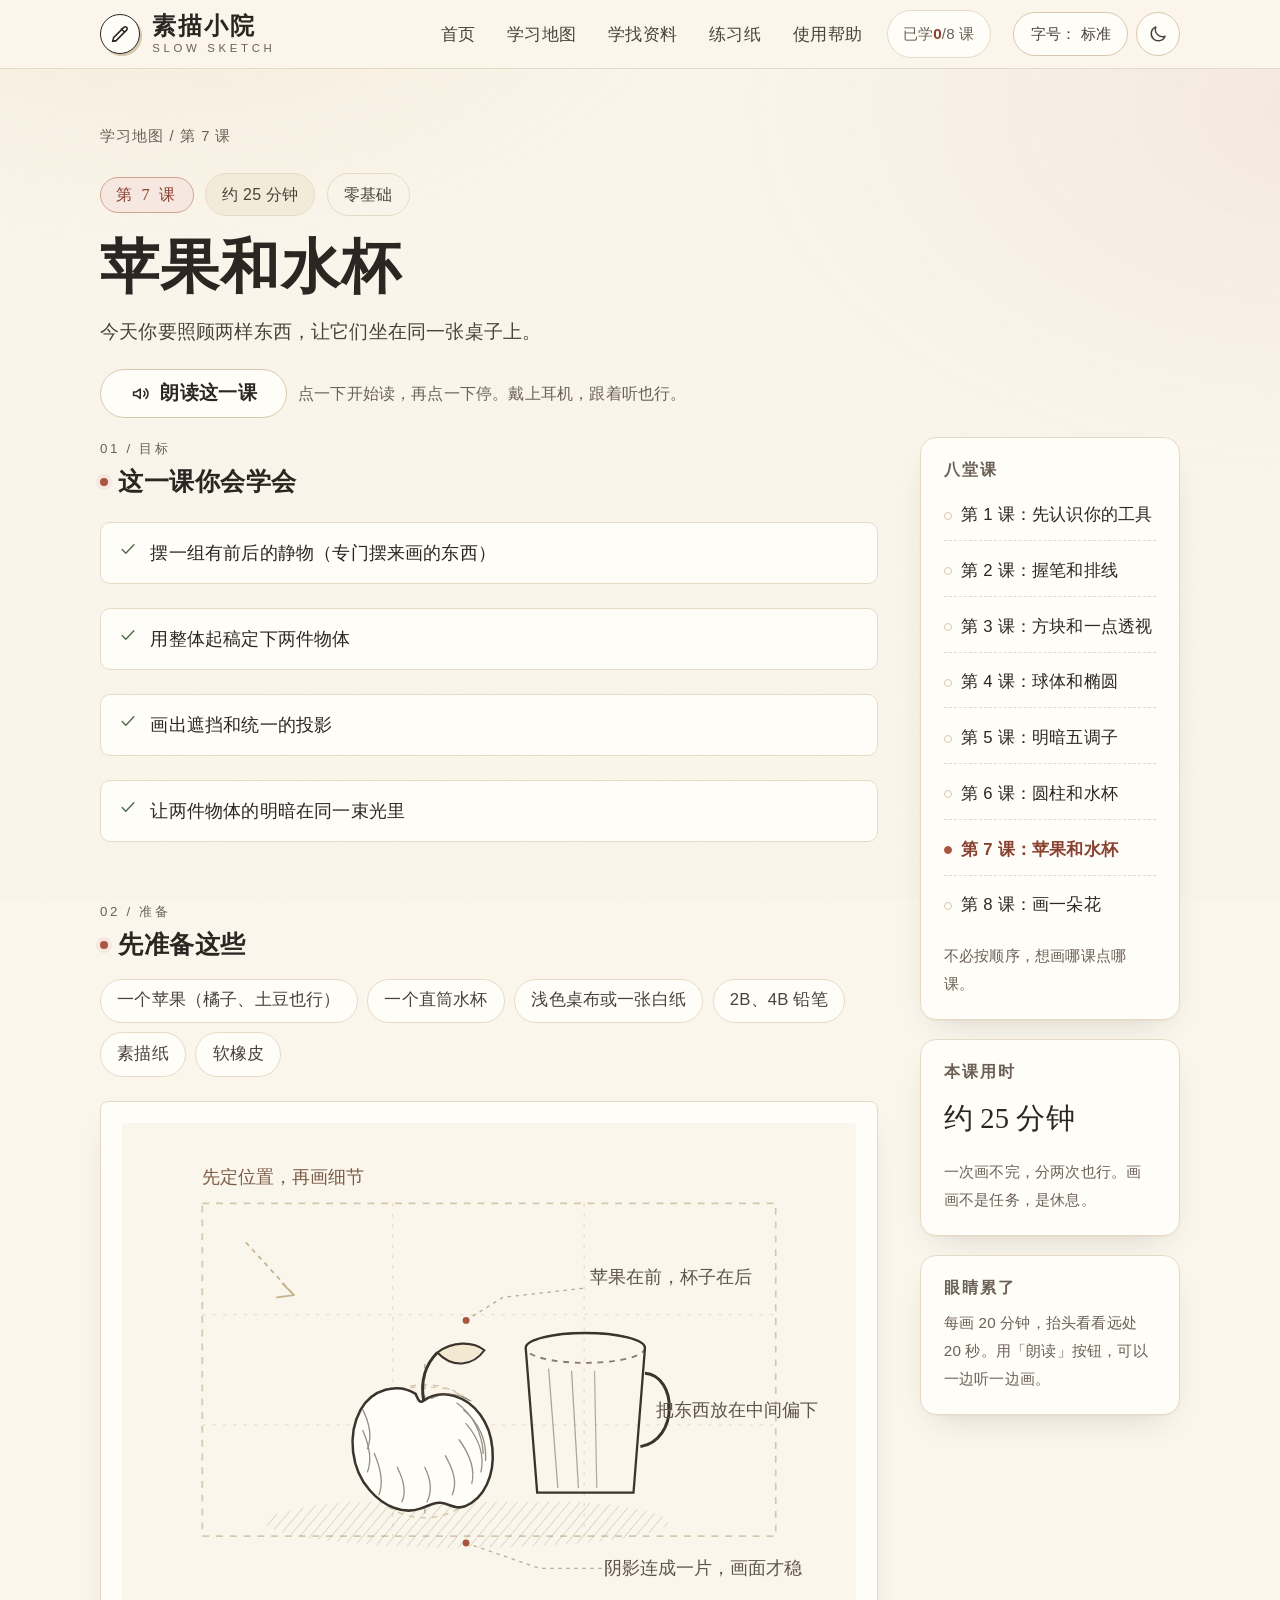
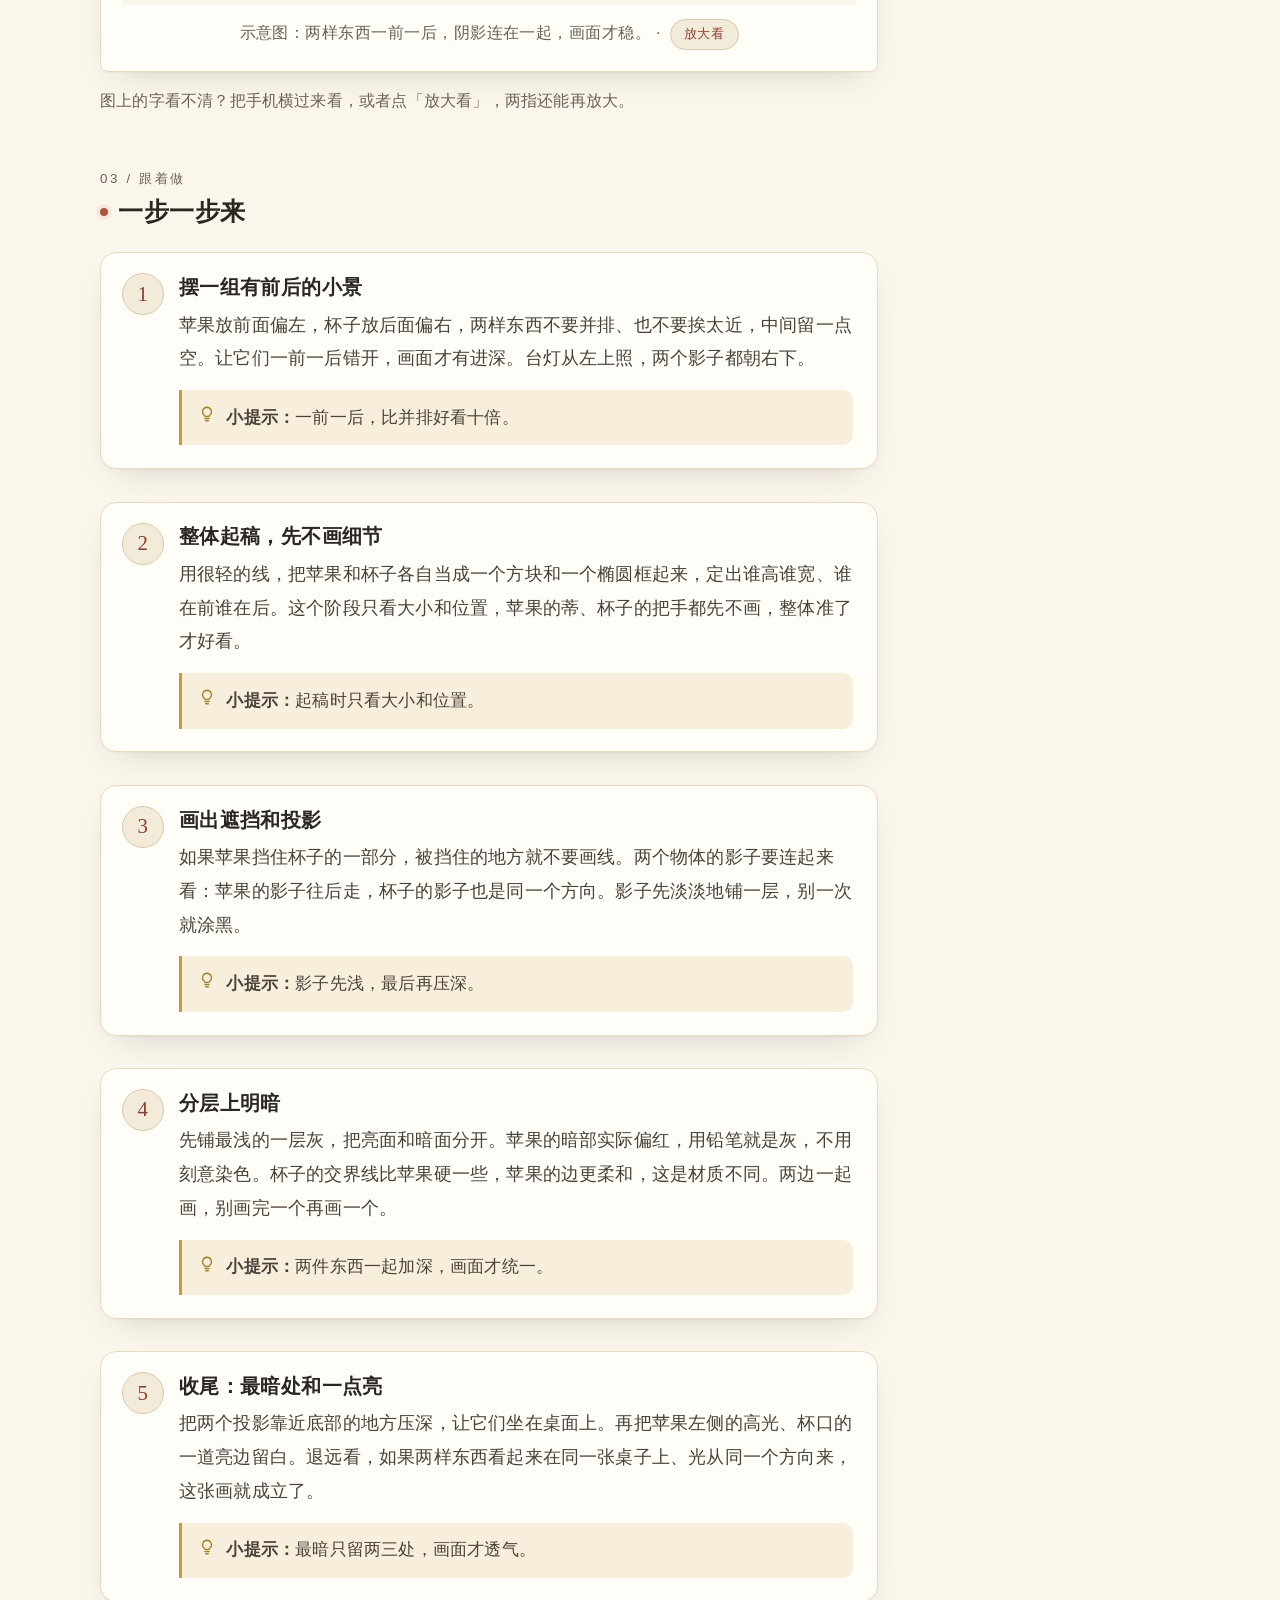
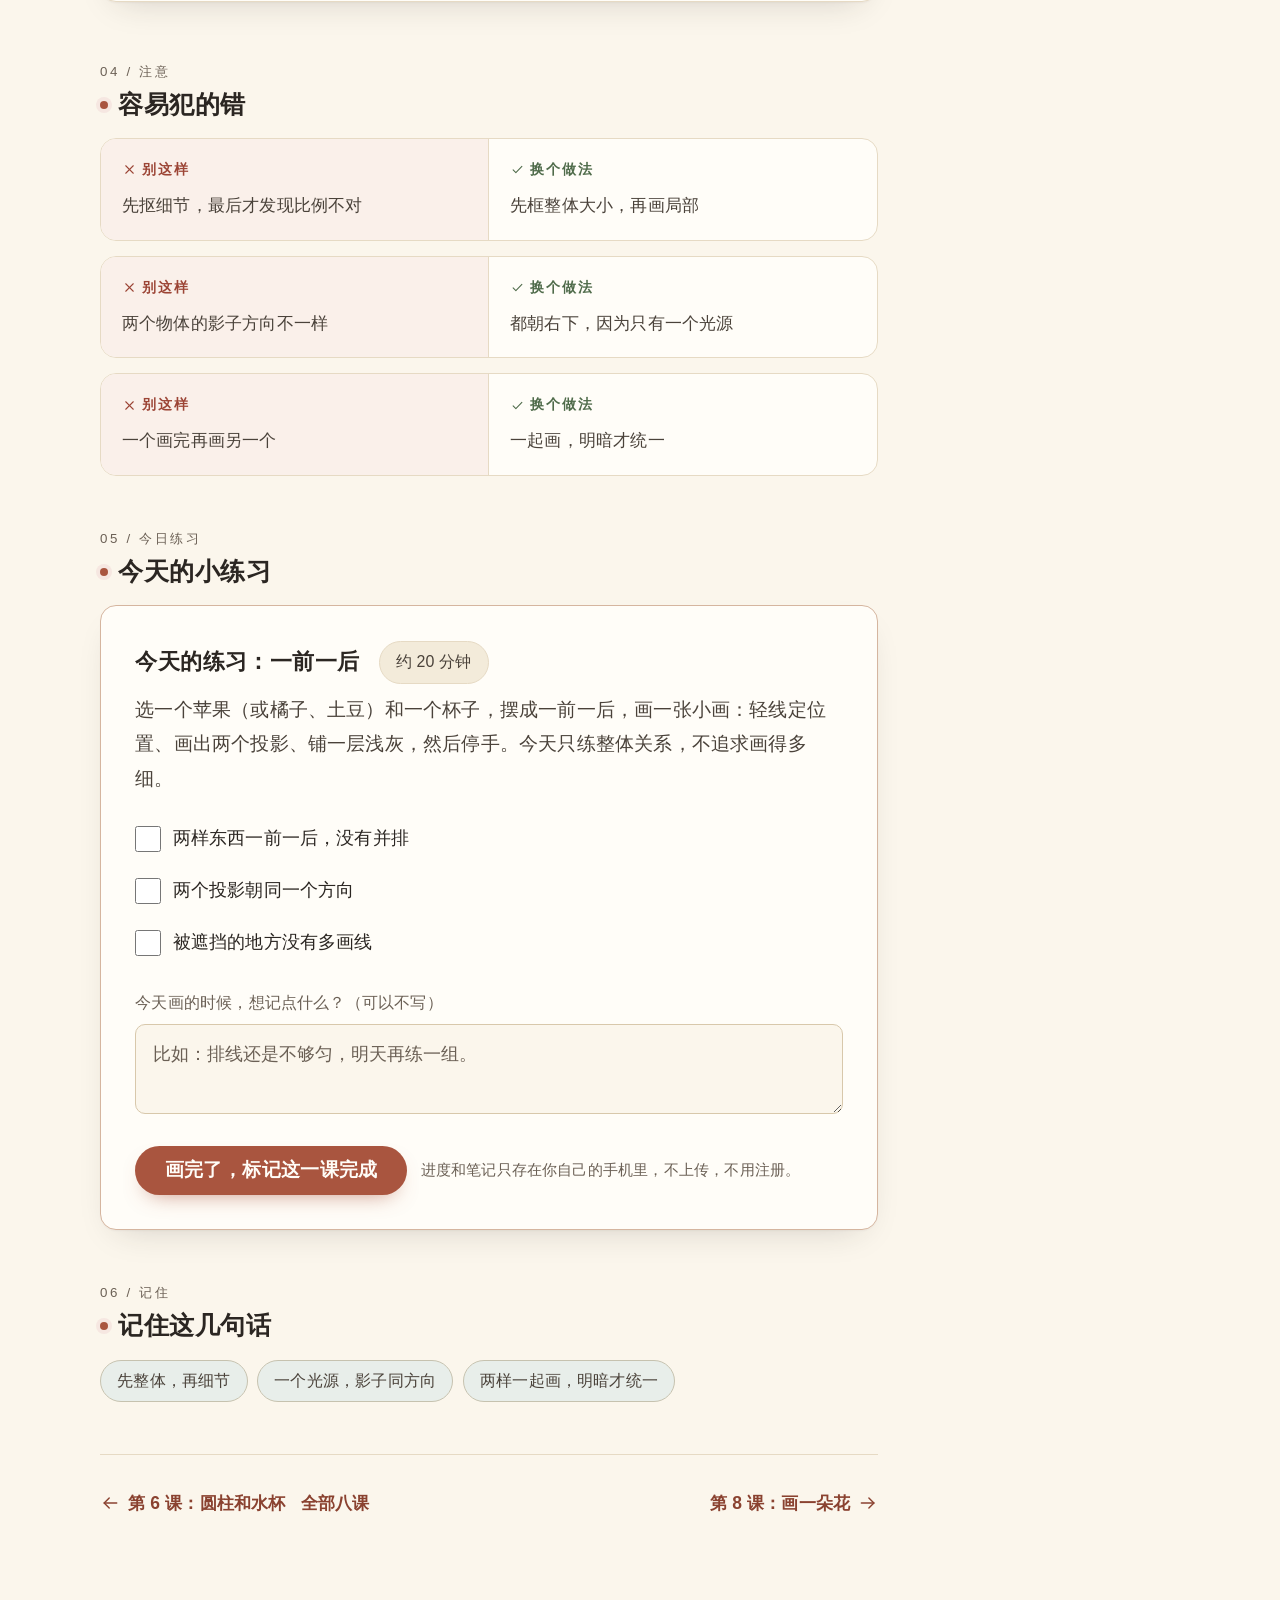
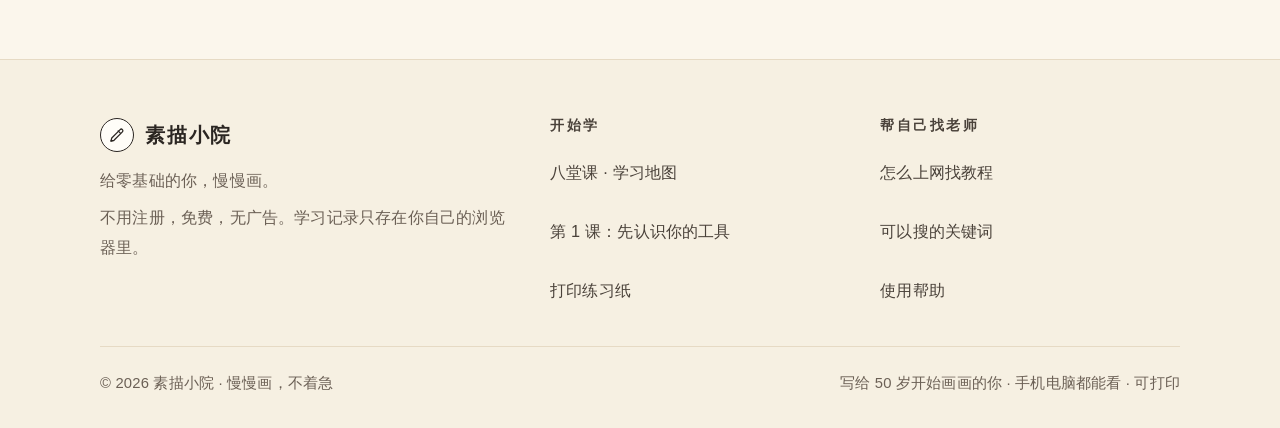
<file: lesson-7.html>
<!doctype html>
<html lang="zh-CN" data-fs="normal">
<head>
<meta charset="utf-8">
<meta name="viewport" content="width=device-width, initial-scale=1, viewport-fit=cover">
<title>第 7 课：苹果和水杯 · 素描小院</title>
<meta name="description" content="第 7 课「苹果和水杯」：第一次画两样东西在一起。约 25 分钟，零基础可完成。">
<meta name="theme-color" content="#fbf6ec">
<meta name="color-scheme" content="light dark">
<meta property="og:title" content="第 7 课：苹果和水杯 · 素描小院">
<meta property="og:description" content="第 7 课「苹果和水杯」：第一次画两样东西在一起。约 25 分钟，零基础可完成。">
<meta property="og:type" content="website">
<meta property="og:url" content="https://jarrettchen888.github.io/sketch-courtyard/">
<meta property="og:site_name" content="素描小院">
<link rel="apple-touch-icon" href="assets/img/apple-touch-icon.png">
<link rel="icon" href="data:image/svg+xml,%3Csvg xmlns='http://www.w3.org/2000/svg' viewBox='0 0 64 64'%3E%3Crect width='64' height='64' rx='14' fill='%23fbf6ec'/%3E%3Ccircle cx='32' cy='32' r='21' fill='none' stroke='%232b2622' stroke-width='3'/%3E%3Cpath d='M21 43l1.5-6 14-14a3.2 3.2 0 0 1 4.5 4.5l-14 14-6 1.5z' fill='none' stroke='%23a9553f' stroke-width='3' stroke-linejoin='round'/%3E%3C/svg%3E">
<link rel="manifest" href="manifest.webmanifest">
<link rel="stylesheet" href="assets/style.css">
<script>(function(){try{var d=document.documentElement;var f=localStorage.getItem('smxy.fs');if(f==='large'||f==='xlarge'){d.dataset.fs=f;}if(localStorage.getItem('smxy.theme')==='dark'){d.dataset.theme='dark';}}catch(e){}})();</script>
</head>
<body data-page="lesson">
<a class="skip-link" href="#main">跳到正文</a>
<header class="site-header">
  <div class="container header-inner">
    <a class="brand" href="index.html" aria-label="素描小院，回到首页">
      <span class="brand-mark" aria-hidden="true"><svg viewBox="0 0 24 24" fill="none" stroke="currentColor" stroke-width="1.7" stroke-linecap="round" stroke-linejoin="round" aria-hidden="true"><path d="M4 20l1-4L16.2 4.8a2.1 2.1 0 0 1 3 3L8 19l-4 1z"/><path d="M13.5 6.5l3 3"/><path d="M4 20l3.6-.6"/></svg></span>
      <span class="brand-text">素描小院<small>SLOW SKETCH</small></span>
    </a>
    <nav class="nav" aria-label="主导航">
      <a href="index.html">首页</a>
      <a href="map.html">学习地图</a>
      <a href="search.html">学找资料</a>
      <a href="practice.html">练习纸</a>
      <a href="help.html">使用帮助</a>
      <span class="nav-progress"><a href="map.html">已学 <b data-progress-text>0</b>/8 课</a></span>
    </nav>
    <div class="header-tools">
      <button class="btn-fs" type="button" data-fs-toggle aria-label="字号：标准，点一下切换">字号：<span data-fs-label>标准</span></button>
      <button class="btn-icon" type="button" data-theme-toggle aria-label="切换到夜间模式" aria-pressed="false"><svg class="icon-moon" viewBox="0 0 24 24" fill="none" stroke="currentColor" stroke-width="1.7" stroke-linecap="round" stroke-linejoin="round" aria-hidden="true"><path d="M20.5 14.6A8.6 8.6 0 0 1 9.4 3.5a8.6 8.6 0 1 0 11.1 11.1z"/></svg><svg class="icon-sun" viewBox="0 0 24 24" fill="none" stroke="currentColor" stroke-width="1.7" stroke-linecap="round" stroke-linejoin="round" aria-hidden="true"><circle cx="12" cy="12" r="4"/><path d="M12 2.5v2.2M12 19.3v2.2M2.5 12h2.2M19.3 12h2.2M5.2 5.2l1.6 1.6M17.2 17.2l1.6 1.6M18.8 5.2l-1.6 1.6M6.8 17.2l-1.6 1.6"/></svg></button>
    </div>
  </div>
</header>
<main id="main">
  <div class="container lesson-hero">
    <nav class="breadcrumb" aria-label="位置">
      <a href="map.html">学习地图</a><span aria-hidden="true">/</span><span>第 7 课</span>
    </nav>
    <div class="lesson-label">
      <span class="no">第 7 课</span>
      <span class="chip">约 25 分钟</span>
      <span class="chip chip-line">零基础</span>
    </div>
    <h1>苹果和水杯</h1>
    <p class="tagline">今天你要照顾两样东西，让它们坐在同一张桌子上。</p>
    <div class="read-row">
      <button class="btn btn-secondary" type="button" data-read><svg viewBox="0 0 24 24" fill="none" stroke="currentColor" stroke-width="1.7" stroke-linecap="round" stroke-linejoin="round" aria-hidden="true"><path d="M4 10v4h3l4.5 3.2V6.8L7 10H4z"/><path d="M15.4 9.2a3.6 3.6 0 0 1 0 5.6"/><path d="M17.8 6.6a7.4 7.4 0 0 1 0 10.8"/></svg> 朗读这一课</button>
      <span class="small muted">点一下开始读，再点一下停。戴上耳机，跟着听也行。</span>
    </div>
  </div>
  <div class="container lesson-body">
    <div class="lesson-layout">
      <article class="lesson-main" data-read-scope>
        <section class="block" aria-labelledby="h-goals">
          <div class="block-num">01 / 目标</div>
          <h2 id="h-goals"><span class="h-mark" aria-hidden="true"></span>这一课你会学会</h2>
          <ul class="goal-list">
            <li><svg viewBox="0 0 24 24" fill="none" stroke="currentColor" stroke-width="1.7" stroke-linecap="round" stroke-linejoin="round" aria-hidden="true"><path d="M5 12.6l4.4 4.4L19 7"/></svg><span>摆一组有前后的静物（专门摆来画的东西）</span></li>
            <li><svg viewBox="0 0 24 24" fill="none" stroke="currentColor" stroke-width="1.7" stroke-linecap="round" stroke-linejoin="round" aria-hidden="true"><path d="M5 12.6l4.4 4.4L19 7"/></svg><span>用整体起稿定下两件物体</span></li>
            <li><svg viewBox="0 0 24 24" fill="none" stroke="currentColor" stroke-width="1.7" stroke-linecap="round" stroke-linejoin="round" aria-hidden="true"><path d="M5 12.6l4.4 4.4L19 7"/></svg><span>画出遮挡和统一的投影</span></li>
            <li><svg viewBox="0 0 24 24" fill="none" stroke="currentColor" stroke-width="1.7" stroke-linecap="round" stroke-linejoin="round" aria-hidden="true"><path d="M5 12.6l4.4 4.4L19 7"/></svg><span>让两件物体的明暗在同一束光里</span></li>
          </ul>
        </section>

        <section class="block" aria-labelledby="h-prep">
          <div class="block-num">02 / 准备</div>
          <h2 id="h-prep"><span class="h-mark" aria-hidden="true"></span>先准备这些</h2>
          <div class="materials">
            <span class="chip">一个苹果（橘子、土豆也行）</span>
            <span class="chip">一个直筒水杯</span>
            <span class="chip">浅色桌布或一张白纸</span>
            <span class="chip">2B、4B 铅笔</span>
            <span class="chip">素描纸</span>
            <span class="chip">软橡皮</span>
          </div>
          <figure class="figure" style="margin-top:1.3rem">
            <div class="art"><a class="fig-zoom" href="assets/img/stilllife.svg" target="_blank" rel="noopener" aria-label="放大查看示意图（在新窗口打开）"><img src="assets/img/stilllife.svg" width="640" height="420" alt="示意图：一个苹果和一只水杯摆在一起，画面标出构图位置和投射的阴影"></a></div>
            <figcaption>示意图：两样东西一前一后，阴影连在一起，画面才稳。 · <a href="assets/img/stilllife.svg" target="_blank" rel="noopener">放大看</a></figcaption>
          </figure>
          <p class="fig-help">图上的字看不清？把手机横过来看，或者点「放大看」，两指还能再放大。</p>
        </section>

        <section class="block" aria-labelledby="h-steps">
          <div class="block-num">03 / 跟着做</div>
          <h2 id="h-steps"><span class="h-mark" aria-hidden="true"></span>一步一步来</h2>
          <ol class="steps">
            <li class="step">
              <span class="step-num" aria-hidden="true">1</span>
              <h3>摆一组有前后的小景</h3>
              <p>苹果放前面偏左，杯子放后面偏右，两样东西不要并排、也不要挨太近，中间留一点空。让它们一前一后错开，画面才有进深。台灯从左上照，两个影子都朝右下。</p>
              <div class="tip"><svg viewBox="0 0 24 24" fill="none" stroke="currentColor" stroke-width="1.7" stroke-linecap="round" stroke-linejoin="round" aria-hidden="true"><path d="M9.2 18h5.6"/><path d="M10.2 21h3.6"/><path d="M12 3a6 6 0 0 0-3.4 10.9c.4.3.6.7.6 1.2h5.6c0-.5.2-.9.6-1.2A6 6 0 0 0 12 3z"/></svg><span><b>小提示：</b>一前一后，比并排好看十倍。</span></div>
            </li>
            <li class="step">
              <span class="step-num" aria-hidden="true">2</span>
              <h3>整体起稿，先不画细节</h3>
              <p>用很轻的线，把苹果和杯子各自当成一个方块和一个椭圆框起来，定出谁高谁宽、谁在前谁在后。这个阶段只看大小和位置，苹果的蒂、杯子的把手都先不画，整体准了才好看。</p>
              <div class="tip"><svg viewBox="0 0 24 24" fill="none" stroke="currentColor" stroke-width="1.7" stroke-linecap="round" stroke-linejoin="round" aria-hidden="true"><path d="M9.2 18h5.6"/><path d="M10.2 21h3.6"/><path d="M12 3a6 6 0 0 0-3.4 10.9c.4.3.6.7.6 1.2h5.6c0-.5.2-.9.6-1.2A6 6 0 0 0 12 3z"/></svg><span><b>小提示：</b>起稿时只看大小和位置。</span></div>
            </li>
            <li class="step">
              <span class="step-num" aria-hidden="true">3</span>
              <h3>画出遮挡和投影</h3>
              <p>如果苹果挡住杯子的一部分，被挡住的地方就不要画线。两个物体的影子要连起来看：苹果的影子往后走，杯子的影子也是同一个方向。影子先淡淡地铺一层，别一次就涂黑。</p>
              <div class="tip"><svg viewBox="0 0 24 24" fill="none" stroke="currentColor" stroke-width="1.7" stroke-linecap="round" stroke-linejoin="round" aria-hidden="true"><path d="M9.2 18h5.6"/><path d="M10.2 21h3.6"/><path d="M12 3a6 6 0 0 0-3.4 10.9c.4.3.6.7.6 1.2h5.6c0-.5.2-.9.6-1.2A6 6 0 0 0 12 3z"/></svg><span><b>小提示：</b>影子先浅，最后再压深。</span></div>
            </li>
            <li class="step">
              <span class="step-num" aria-hidden="true">4</span>
              <h3>分层上明暗</h3>
              <p>先铺最浅的一层灰，把亮面和暗面分开。苹果的暗部实际偏红，用铅笔就是灰，不用刻意染色。杯子的交界线比苹果硬一些，苹果的边更柔和，这是材质不同。两边一起画，别画完一个再画一个。</p>
              <div class="tip"><svg viewBox="0 0 24 24" fill="none" stroke="currentColor" stroke-width="1.7" stroke-linecap="round" stroke-linejoin="round" aria-hidden="true"><path d="M9.2 18h5.6"/><path d="M10.2 21h3.6"/><path d="M12 3a6 6 0 0 0-3.4 10.9c.4.3.6.7.6 1.2h5.6c0-.5.2-.9.6-1.2A6 6 0 0 0 12 3z"/></svg><span><b>小提示：</b>两件东西一起加深，画面才统一。</span></div>
            </li>
            <li class="step">
              <span class="step-num" aria-hidden="true">5</span>
              <h3>收尾：最暗处和一点亮</h3>
              <p>把两个投影靠近底部的地方压深，让它们坐在桌面上。再把苹果左侧的高光、杯口的一道亮边留白。退远看，如果两样东西看起来在同一张桌子上、光从同一个方向来，这张画就成立了。</p>
              <div class="tip"><svg viewBox="0 0 24 24" fill="none" stroke="currentColor" stroke-width="1.7" stroke-linecap="round" stroke-linejoin="round" aria-hidden="true"><path d="M9.2 18h5.6"/><path d="M10.2 21h3.6"/><path d="M12 3a6 6 0 0 0-3.4 10.9c.4.3.6.7.6 1.2h5.6c0-.5.2-.9.6-1.2A6 6 0 0 0 12 3z"/></svg><span><b>小提示：</b>最暗只留两三处，画面才透气。</span></div>
            </li>
          </ol>
        </section>

        <section class="block" aria-labelledby="h-mistakes">
          <div class="block-num">04 / 注意</div>
          <h2 id="h-mistakes"><span class="h-mark" aria-hidden="true"></span>容易犯的错</h2>
          <div class="mistakes">
            <div class="mistake">
              <div class="dont">
                <span class="label"><svg viewBox="0 0 24 24" fill="none" stroke="currentColor" stroke-width="1.7" stroke-linecap="round" stroke-linejoin="round" aria-hidden="true"><path d="M6 6l12 12"/><path d="M18 6L6 18"/></svg>别这样</span>
                <p>先抠细节，最后才发现比例不对</p>
              </div>
              <div class="do">
                <span class="label"><svg viewBox="0 0 24 24" fill="none" stroke="currentColor" stroke-width="1.7" stroke-linecap="round" stroke-linejoin="round" aria-hidden="true"><path d="M5 12.6l4.4 4.4L19 7"/></svg>换个做法</span>
                <p>先框整体大小，再画局部</p>
              </div>
            </div>
            <div class="mistake">
              <div class="dont">
                <span class="label"><svg viewBox="0 0 24 24" fill="none" stroke="currentColor" stroke-width="1.7" stroke-linecap="round" stroke-linejoin="round" aria-hidden="true"><path d="M6 6l12 12"/><path d="M18 6L6 18"/></svg>别这样</span>
                <p>两个物体的影子方向不一样</p>
              </div>
              <div class="do">
                <span class="label"><svg viewBox="0 0 24 24" fill="none" stroke="currentColor" stroke-width="1.7" stroke-linecap="round" stroke-linejoin="round" aria-hidden="true"><path d="M5 12.6l4.4 4.4L19 7"/></svg>换个做法</span>
                <p>都朝右下，因为只有一个光源</p>
              </div>
            </div>
            <div class="mistake">
              <div class="dont">
                <span class="label"><svg viewBox="0 0 24 24" fill="none" stroke="currentColor" stroke-width="1.7" stroke-linecap="round" stroke-linejoin="round" aria-hidden="true"><path d="M6 6l12 12"/><path d="M18 6L6 18"/></svg>别这样</span>
                <p>一个画完再画另一个</p>
              </div>
              <div class="do">
                <span class="label"><svg viewBox="0 0 24 24" fill="none" stroke="currentColor" stroke-width="1.7" stroke-linecap="round" stroke-linejoin="round" aria-hidden="true"><path d="M5 12.6l4.4 4.4L19 7"/></svg>换个做法</span>
                <p>一起画，明暗才统一</p>
              </div>
            </div>
          </div>
        </section>

        <section class="block" aria-labelledby="h-practice">
          <div class="block-num">05 / 今日练习</div>
          <h2 id="h-practice"><span class="h-mark" aria-hidden="true"></span>今天的小练习</h2>
          <div class="practice-card">
            <div class="practice-head">
              <h3>今天的练习：一前一后</h3>
              <span class="chip">约 20 分钟</span>
            </div>
            <p class="practice-task">选一个苹果（或橘子、土豆）和一个杯子，摆成一前一后，画一张小画：轻线定位置、画出两个投影、铺一层浅灰，然后停手。今天只练整体关系，不追求画得多细。</p>
            <ul class="checklist" data-persist="check.7">
              <li><input type="checkbox" id="ck-7-0" data-ck="0"><label for="ck-7-0">两样东西一前一后，没有并排</label></li>
              <li><input type="checkbox" id="ck-7-1" data-ck="1"><label for="ck-7-1">两个投影朝同一个方向</label></li>
              <li><input type="checkbox" id="ck-7-2" data-ck="2"><label for="ck-7-2">被遮挡的地方没有多画线</label></li>
            </ul>
            <div class="note-field">
              <label for="note-7">今天画的时候，想记点什么？（可以不写）</label>
              <textarea id="note-7" data-note="7" placeholder="比如：排线还是不够匀，明天再练一组。"></textarea>
            </div>
            <div class="practice-actions">
              <button class="btn btn-primary" type="button" data-complete-btn="7">画完了，标记这一课完成</button>
              <p class="save-hint">进度和笔记只存在你自己的手机里，不上传，不用注册。</p>
            </div>
          </div>
        </section>

        <section class="block" aria-labelledby="h-recap">
          <div class="block-num">06 / 记住</div>
          <h2 id="h-recap"><span class="h-mark" aria-hidden="true"></span>记住这几句话</h2>
          <div class="recap">
            <span class="chip">先整体，再细节</span>
            <span class="chip">一个光源，影子同方向</span>
            <span class="chip">两样一起画，明暗才统一</span>
          </div>
        </section>

        <nav class="lesson-nav" aria-label="课程导航">
          <a href="lesson-6.html"><svg viewBox="0 0 24 24" fill="none" stroke="currentColor" stroke-width="1.7" stroke-linecap="round" stroke-linejoin="round" aria-hidden="true"><path d="M20 12H5"/><path d="M11 6l-6 6 6 6"/></svg> 第 6 课：圆柱和水杯</a>
          <a href="map.html">全部八课</a>
          <a class="next" href="lesson-8.html">第 8 课：画一朵花 <svg viewBox="0 0 24 24" fill="none" stroke="currentColor" stroke-width="1.7" stroke-linecap="round" stroke-linejoin="round" aria-hidden="true"><path d="M4 12h15"/><path d="M13 6l6 6-6 6"/></svg></a>
        </nav>
        <noscript><p class="small muted" style="margin-top:1rem">浏览器没有开启脚本：勾选和进度不会被记住，但不影响你阅读和照着画。</p></noscript>
      </article>

      <aside class="lesson-aside" aria-label="本课信息">
        <div class="card aside-card">
          <h3>八堂课</h3>
          <ul class="aside-list">
            <li data-lesson-row="1">
              <span class="dot" aria-hidden="true"></span>
              <a href="lesson-1.html" style="color:inherit;text-decoration:none">第 1 课：先认识你的工具</a>
            </li>
            <li data-lesson-row="2">
              <span class="dot" aria-hidden="true"></span>
              <a href="lesson-2.html" style="color:inherit;text-decoration:none">第 2 课：握笔和排线</a>
            </li>
            <li data-lesson-row="3">
              <span class="dot" aria-hidden="true"></span>
              <a href="lesson-3.html" style="color:inherit;text-decoration:none">第 3 课：方块和一点透视</a>
            </li>
            <li data-lesson-row="4">
              <span class="dot" aria-hidden="true"></span>
              <a href="lesson-4.html" style="color:inherit;text-decoration:none">第 4 课：球体和椭圆</a>
            </li>
            <li data-lesson-row="5">
              <span class="dot" aria-hidden="true"></span>
              <a href="lesson-5.html" style="color:inherit;text-decoration:none">第 5 课：明暗五调子</a>
            </li>
            <li data-lesson-row="6">
              <span class="dot" aria-hidden="true"></span>
              <a href="lesson-6.html" style="color:inherit;text-decoration:none">第 6 课：圆柱和水杯</a>
            </li>
            <li data-lesson-row="7" class="is-current">
              <span class="dot" aria-hidden="true"></span>
              <a href="lesson-7.html" style="color:inherit;text-decoration:none" aria-current="page">第 7 课：苹果和水杯</a>
            </li>
            <li data-lesson-row="8">
              <span class="dot" aria-hidden="true"></span>
              <a href="lesson-8.html" style="color:inherit;text-decoration:none">第 8 课：画一朵花</a>
            </li>
          </ul>
          <p class="aside-note">不必按顺序，想画哪课点哪课。</p>
        </div>
        <div class="card aside-card">
          <h3>本课用时</h3>
          <p style="font-family:var(--font-serif);font-size:1.5rem;margin:0 0 .3rem">约 25 分钟</p>
          <p class="aside-note">一次画不完，分两次也行。画画不是任务，是休息。</p>
        </div>
        <div class="card aside-card">
          <h3>眼睛累了</h3>
          <p class="aside-note">每画 20 分钟，抬头看看远处 20 秒。用「朗读」按钮，可以一边听一边画。</p>
        </div>
      </aside>
    </div>
  </div>
</main>

<nav class="tabbar" aria-label="快捷导航">
  <a href="index.html"><svg viewBox="0 0 24 24" fill="none" stroke="currentColor" stroke-width="1.7" stroke-linecap="round" stroke-linejoin="round" aria-hidden="true"><path d="M4 11l8-7 8 7"/><path d="M6 10v10h12V10"/></svg><span>首页</span></a>
  <a href="map.html"><svg viewBox="0 0 24 24" fill="none" stroke="currentColor" stroke-width="1.7" stroke-linecap="round" stroke-linejoin="round" aria-hidden="true"><path d="M3 6.5l6-2.5 6 2.5 6-2.5V18l-6 2.5-6-2.5-6 2.5z"/><path d="M9 4v16"/><path d="M15 6.5V22"/></svg><span>学习地图</span></a>
  <a href="search.html"><svg viewBox="0 0 24 24" fill="none" stroke="currentColor" stroke-width="1.7" stroke-linecap="round" stroke-linejoin="round" aria-hidden="true"><circle cx="11" cy="11" r="6.2"/><path d="M15.6 15.6L21 21"/></svg><span>学找资料</span></a>
  <a href="practice.html"><svg viewBox="0 0 24 24" fill="none" stroke="currentColor" stroke-width="1.7" stroke-linecap="round" stroke-linejoin="round" aria-hidden="true"><rect x="4" y="4" width="16" height="16" rx="2.5"/><path d="M4 12h16"/><path d="M12 4v16"/></svg><span>练习纸</span></a>
  <a href="help.html"><svg viewBox="0 0 24 24" fill="none" stroke="currentColor" stroke-width="1.7" stroke-linecap="round" stroke-linejoin="round" aria-hidden="true"><circle cx="12" cy="12" r="8.2"/><path d="M9.4 9.4a2.7 2.7 0 1 1 3.8 2.5c-.7.4-1.2 1-1.2 1.9"/><circle cx="12" cy="17" r=".7" fill="currentColor" stroke="none"/></svg><span>使用帮助</span></a>
</nav>
<footer class="site-footer">
  <div class="container">
    <div class="footer-grid">
      <div>
        <div class="footer-brand"><span class="brand-mark" aria-hidden="true"><svg viewBox="0 0 24 24" fill="none" stroke="currentColor" stroke-width="1.7" stroke-linecap="round" stroke-linejoin="round" aria-hidden="true"><path d="M4 20l1-4L16.2 4.8a2.1 2.1 0 0 1 3 3L8 19l-4 1z"/><path d="M13.5 6.5l3 3"/><path d="M4 20l3.6-.6"/></svg></span><strong>素描小院</strong></div>
        <p>给零基础的你，慢慢画。</p>
        <p>不用注册，免费，无广告。学习记录只存在你自己的浏览器里。</p>
      </div>
      <div>
        <h4>开始学</h4>
        <ul>
          <li><a href="map.html">八堂课 · 学习地图</a></li>
          <li><a href="lesson-1.html">第 1 课：先认识你的工具</a></li>
          <li><a href="practice.html">打印练习纸</a></li>
        </ul>
      </div>
      <div>
        <h4>帮自己找老师</h4>
        <ul>
          <li><a href="search.html">怎么上网找教程</a></li>
          <li><a href="search.html#keywords">可以搜的关键词</a></li>
          <li><a href="help.html">使用帮助</a></li>
        </ul>
      </div>
    </div>
    <div class="footer-bottom">
      <span>© 2026 素描小院 · 慢慢画，不着急</span>
      <span>写给 50 岁开始画画的你 · 手机电脑都能看 · 可打印</span>
    </div>
  </div>
</footer><script src="assets/app.js"></script>
</body>
</html>
</file>
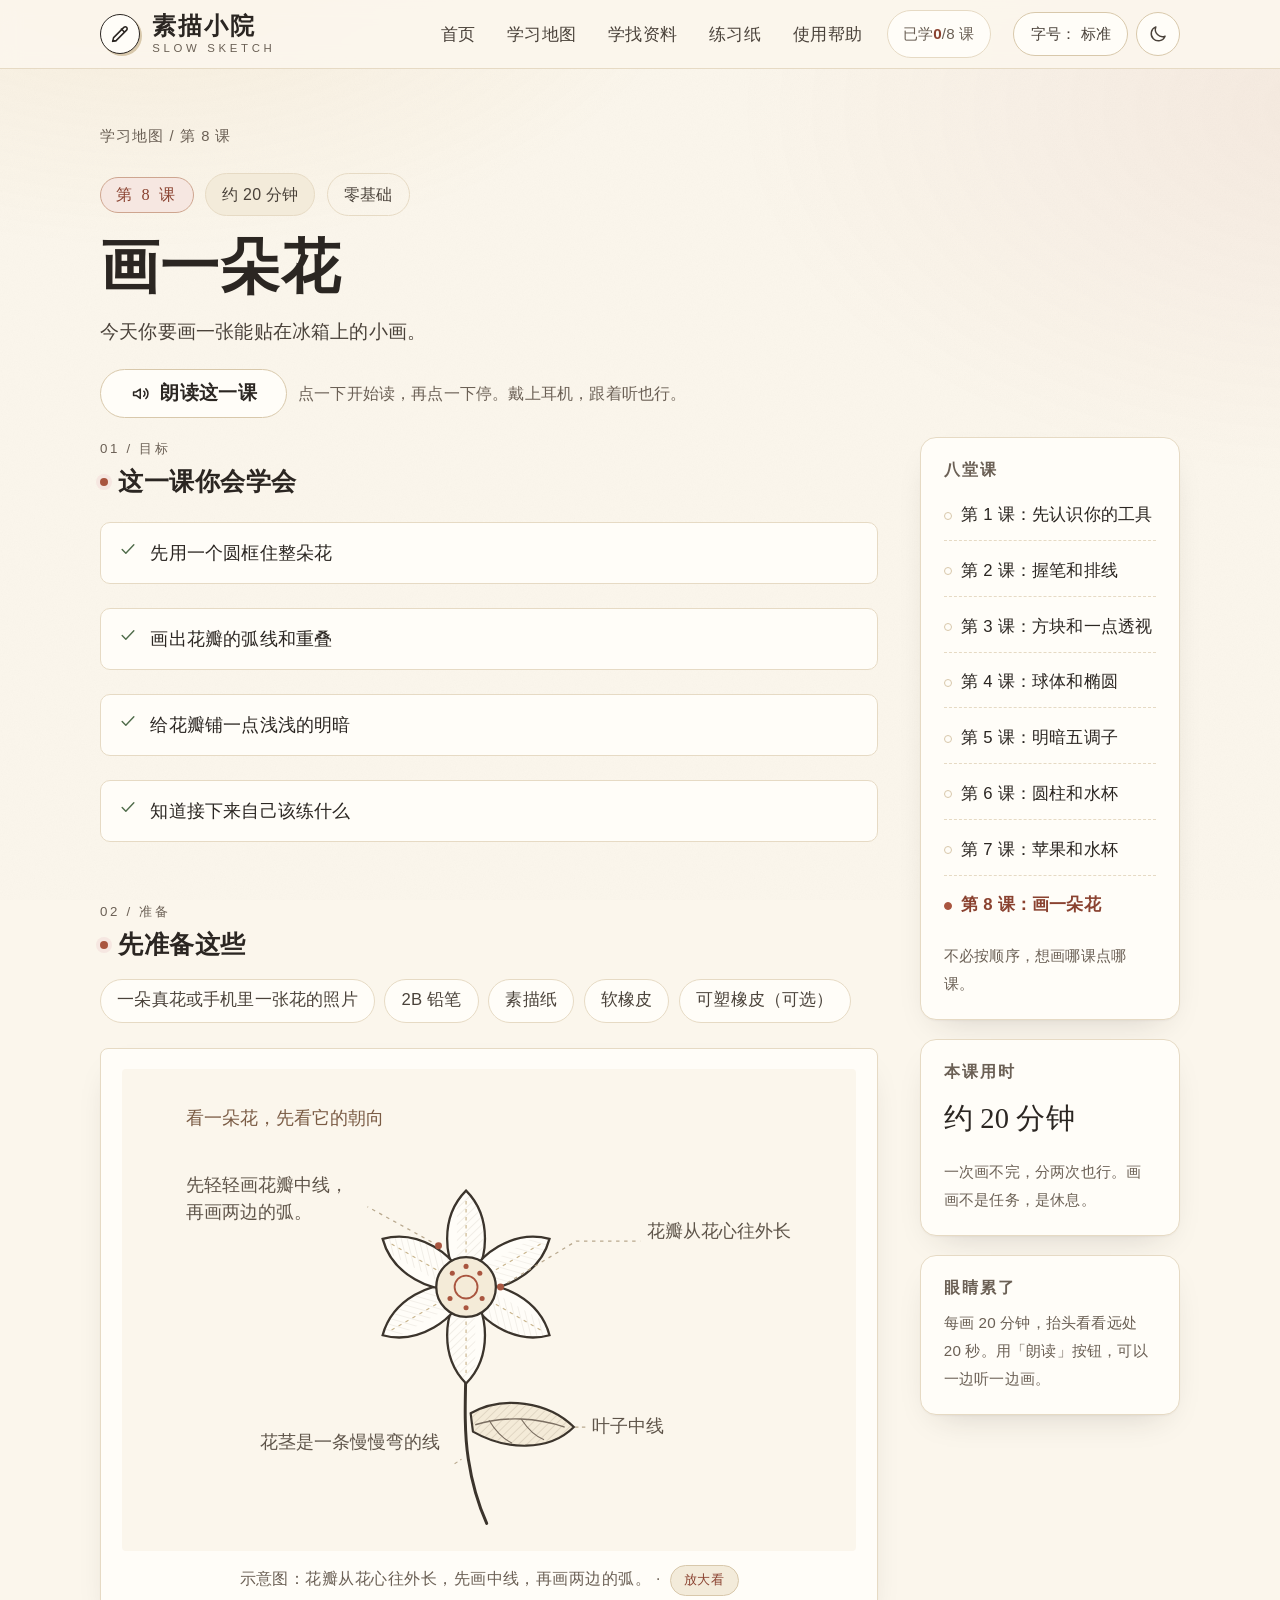
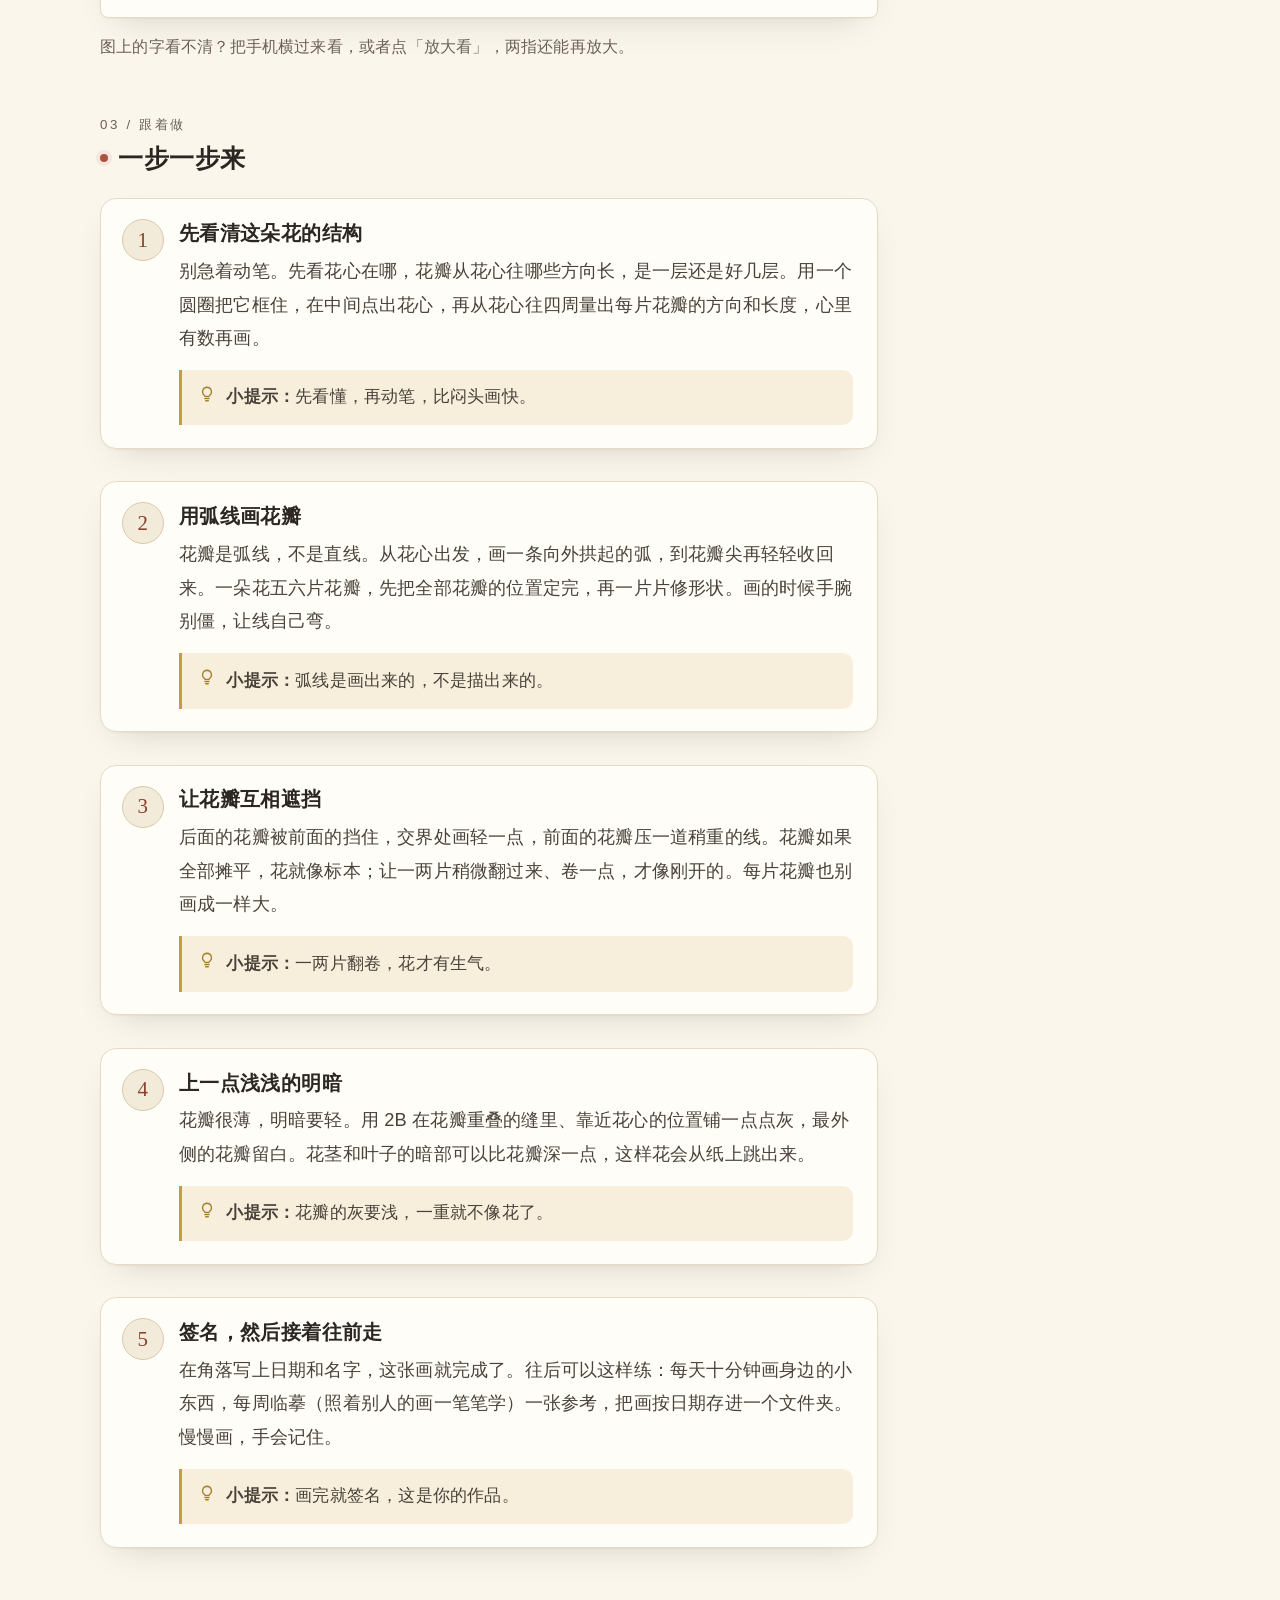
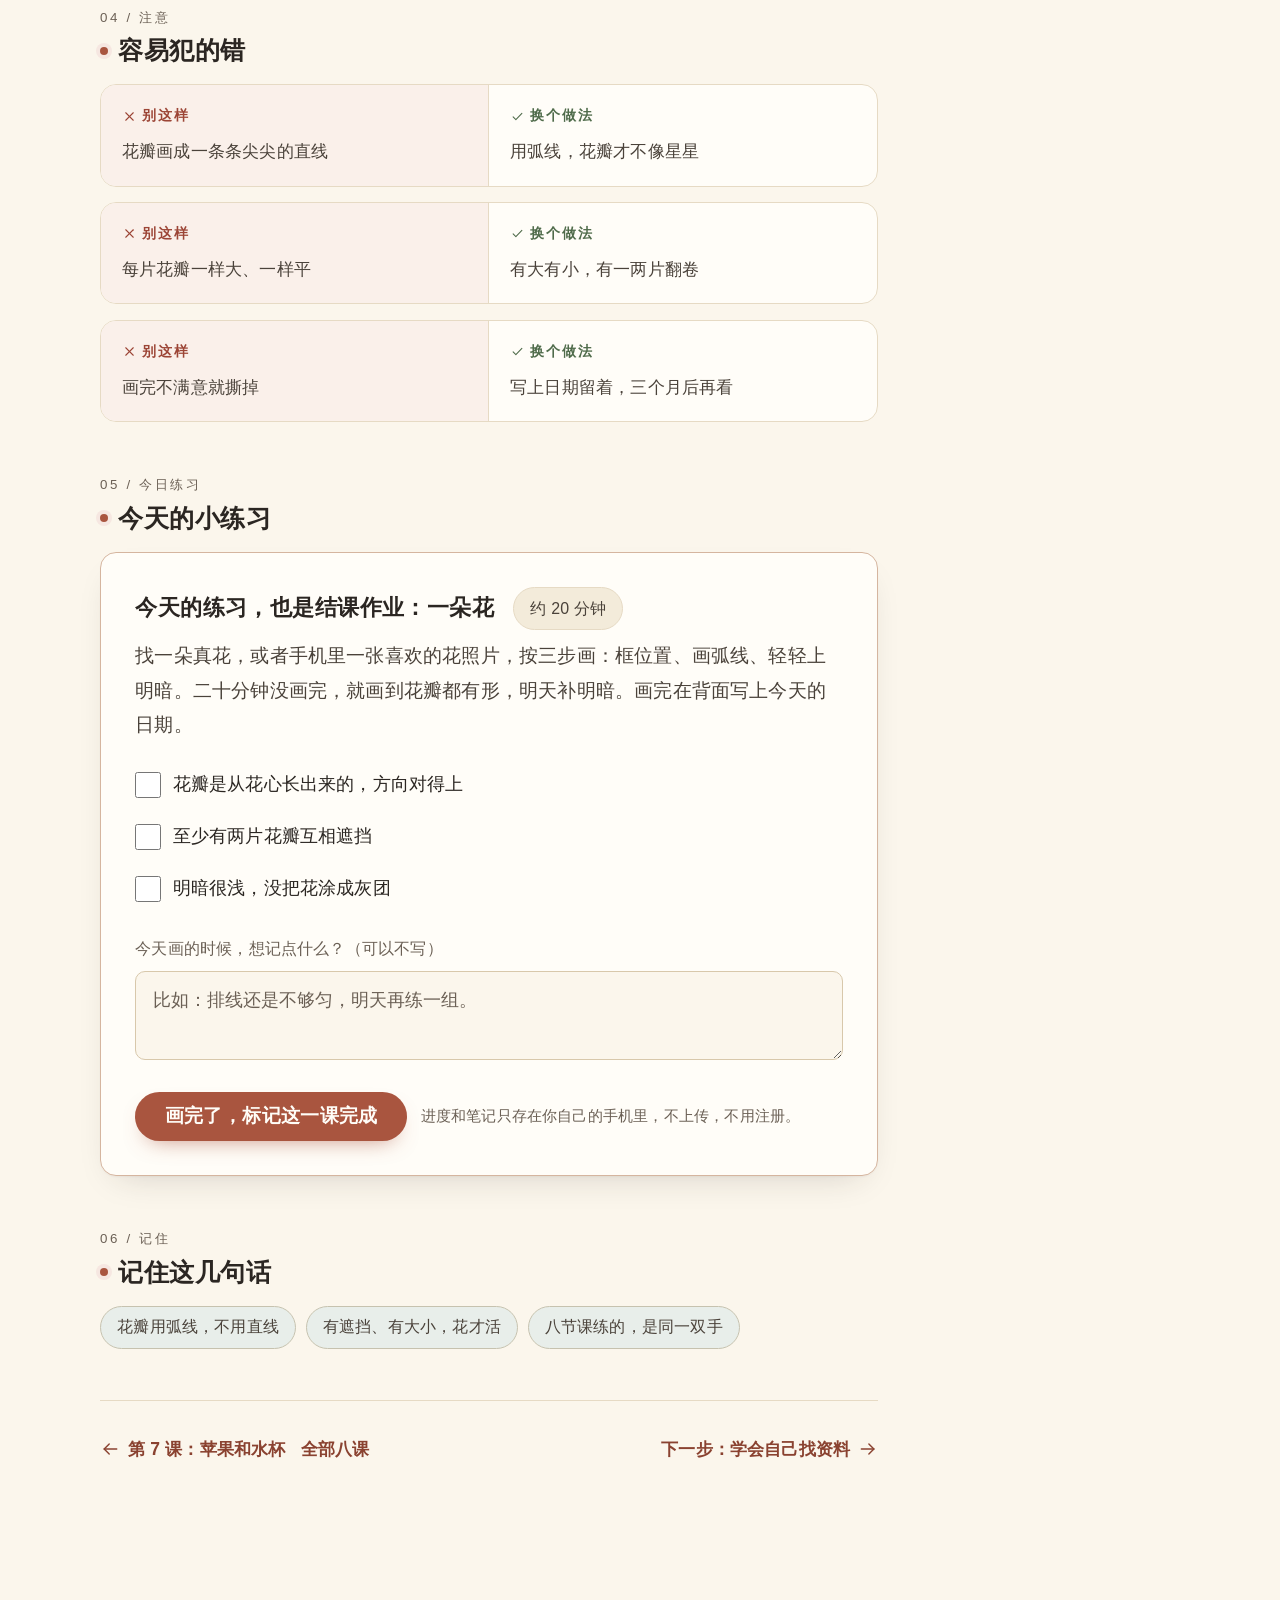
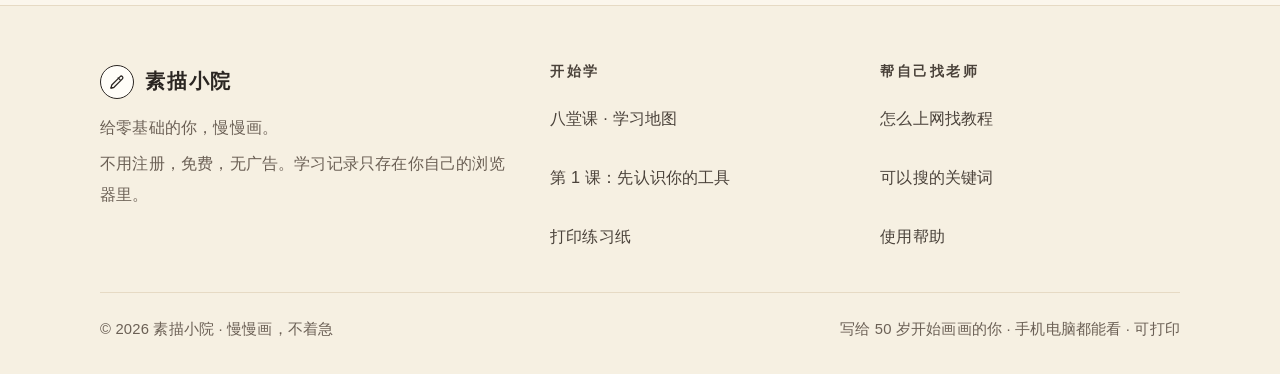
<file: lesson-8.html>
<!doctype html>
<html lang="zh-CN" data-fs="normal">
<head>
<meta charset="utf-8">
<meta name="viewport" content="width=device-width, initial-scale=1, viewport-fit=cover">
<title>第 8 课：画一朵花 · 素描小院</title>
<meta name="description" content="第 8 课「画一朵花」：把八节课的手感，画进一朵花里。约 20 分钟，零基础可完成。">
<meta name="theme-color" content="#fbf6ec">
<meta name="color-scheme" content="light dark">
<meta property="og:title" content="第 8 课：画一朵花 · 素描小院">
<meta property="og:description" content="第 8 课「画一朵花」：把八节课的手感，画进一朵花里。约 20 分钟，零基础可完成。">
<meta property="og:type" content="website">
<meta property="og:url" content="https://jarrettchen888.github.io/sketch-courtyard/">
<meta property="og:site_name" content="素描小院">
<link rel="apple-touch-icon" href="assets/img/apple-touch-icon.png">
<link rel="icon" href="data:image/svg+xml,%3Csvg xmlns='http://www.w3.org/2000/svg' viewBox='0 0 64 64'%3E%3Crect width='64' height='64' rx='14' fill='%23fbf6ec'/%3E%3Ccircle cx='32' cy='32' r='21' fill='none' stroke='%232b2622' stroke-width='3'/%3E%3Cpath d='M21 43l1.5-6 14-14a3.2 3.2 0 0 1 4.5 4.5l-14 14-6 1.5z' fill='none' stroke='%23a9553f' stroke-width='3' stroke-linejoin='round'/%3E%3C/svg%3E">
<link rel="manifest" href="manifest.webmanifest">
<link rel="stylesheet" href="assets/style.css">
<script>(function(){try{var d=document.documentElement;var f=localStorage.getItem('smxy.fs');if(f==='large'||f==='xlarge'){d.dataset.fs=f;}if(localStorage.getItem('smxy.theme')==='dark'){d.dataset.theme='dark';}}catch(e){}})();</script>
</head>
<body data-page="lesson">
<a class="skip-link" href="#main">跳到正文</a>
<header class="site-header">
  <div class="container header-inner">
    <a class="brand" href="index.html" aria-label="素描小院，回到首页">
      <span class="brand-mark" aria-hidden="true"><svg viewBox="0 0 24 24" fill="none" stroke="currentColor" stroke-width="1.7" stroke-linecap="round" stroke-linejoin="round" aria-hidden="true"><path d="M4 20l1-4L16.2 4.8a2.1 2.1 0 0 1 3 3L8 19l-4 1z"/><path d="M13.5 6.5l3 3"/><path d="M4 20l3.6-.6"/></svg></span>
      <span class="brand-text">素描小院<small>SLOW SKETCH</small></span>
    </a>
    <nav class="nav" aria-label="主导航">
      <a href="index.html">首页</a>
      <a href="map.html">学习地图</a>
      <a href="search.html">学找资料</a>
      <a href="practice.html">练习纸</a>
      <a href="help.html">使用帮助</a>
      <span class="nav-progress"><a href="map.html">已学 <b data-progress-text>0</b>/8 课</a></span>
    </nav>
    <div class="header-tools">
      <button class="btn-fs" type="button" data-fs-toggle aria-label="字号：标准，点一下切换">字号：<span data-fs-label>标准</span></button>
      <button class="btn-icon" type="button" data-theme-toggle aria-label="切换到夜间模式" aria-pressed="false"><svg class="icon-moon" viewBox="0 0 24 24" fill="none" stroke="currentColor" stroke-width="1.7" stroke-linecap="round" stroke-linejoin="round" aria-hidden="true"><path d="M20.5 14.6A8.6 8.6 0 0 1 9.4 3.5a8.6 8.6 0 1 0 11.1 11.1z"/></svg><svg class="icon-sun" viewBox="0 0 24 24" fill="none" stroke="currentColor" stroke-width="1.7" stroke-linecap="round" stroke-linejoin="round" aria-hidden="true"><circle cx="12" cy="12" r="4"/><path d="M12 2.5v2.2M12 19.3v2.2M2.5 12h2.2M19.3 12h2.2M5.2 5.2l1.6 1.6M17.2 17.2l1.6 1.6M18.8 5.2l-1.6 1.6M6.8 17.2l-1.6 1.6"/></svg></button>
    </div>
  </div>
</header>
<main id="main">
  <div class="container lesson-hero">
    <nav class="breadcrumb" aria-label="位置">
      <a href="map.html">学习地图</a><span aria-hidden="true">/</span><span>第 8 课</span>
    </nav>
    <div class="lesson-label">
      <span class="no">第 8 课</span>
      <span class="chip">约 20 分钟</span>
      <span class="chip chip-line">零基础</span>
    </div>
    <h1>画一朵花</h1>
    <p class="tagline">今天你要画一张能贴在冰箱上的小画。</p>
    <div class="read-row">
      <button class="btn btn-secondary" type="button" data-read><svg viewBox="0 0 24 24" fill="none" stroke="currentColor" stroke-width="1.7" stroke-linecap="round" stroke-linejoin="round" aria-hidden="true"><path d="M4 10v4h3l4.5 3.2V6.8L7 10H4z"/><path d="M15.4 9.2a3.6 3.6 0 0 1 0 5.6"/><path d="M17.8 6.6a7.4 7.4 0 0 1 0 10.8"/></svg> 朗读这一课</button>
      <span class="small muted">点一下开始读，再点一下停。戴上耳机，跟着听也行。</span>
    </div>
  </div>
  <div class="container lesson-body">
    <div class="lesson-layout">
      <article class="lesson-main" data-read-scope>
        <section class="block" aria-labelledby="h-goals">
          <div class="block-num">01 / 目标</div>
          <h2 id="h-goals"><span class="h-mark" aria-hidden="true"></span>这一课你会学会</h2>
          <ul class="goal-list">
            <li><svg viewBox="0 0 24 24" fill="none" stroke="currentColor" stroke-width="1.7" stroke-linecap="round" stroke-linejoin="round" aria-hidden="true"><path d="M5 12.6l4.4 4.4L19 7"/></svg><span>先用一个圆框住整朵花</span></li>
            <li><svg viewBox="0 0 24 24" fill="none" stroke="currentColor" stroke-width="1.7" stroke-linecap="round" stroke-linejoin="round" aria-hidden="true"><path d="M5 12.6l4.4 4.4L19 7"/></svg><span>画出花瓣的弧线和重叠</span></li>
            <li><svg viewBox="0 0 24 24" fill="none" stroke="currentColor" stroke-width="1.7" stroke-linecap="round" stroke-linejoin="round" aria-hidden="true"><path d="M5 12.6l4.4 4.4L19 7"/></svg><span>给花瓣铺一点浅浅的明暗</span></li>
            <li><svg viewBox="0 0 24 24" fill="none" stroke="currentColor" stroke-width="1.7" stroke-linecap="round" stroke-linejoin="round" aria-hidden="true"><path d="M5 12.6l4.4 4.4L19 7"/></svg><span>知道接下来自己该练什么</span></li>
          </ul>
        </section>

        <section class="block" aria-labelledby="h-prep">
          <div class="block-num">02 / 准备</div>
          <h2 id="h-prep"><span class="h-mark" aria-hidden="true"></span>先准备这些</h2>
          <div class="materials">
            <span class="chip">一朵真花或手机里一张花的照片</span>
            <span class="chip">2B 铅笔</span>
            <span class="chip">素描纸</span>
            <span class="chip">软橡皮</span>
            <span class="chip">可塑橡皮（可选）</span>
          </div>
          <figure class="figure" style="margin-top:1.3rem">
            <div class="art"><a class="fig-zoom" href="assets/img/flower.svg" target="_blank" rel="noopener" aria-label="放大查看示意图（在新窗口打开）"><img src="assets/img/flower.svg" width="640" height="420" alt="示意图：一朵花从花心向外画花瓣，旁边是叶子和花茎的走向线"></a></div>
            <figcaption>示意图：花瓣从花心往外长，先画中线，再画两边的弧。 · <a href="assets/img/flower.svg" target="_blank" rel="noopener">放大看</a></figcaption>
          </figure>
          <p class="fig-help">图上的字看不清？把手机横过来看，或者点「放大看」，两指还能再放大。</p>
        </section>

        <section class="block" aria-labelledby="h-steps">
          <div class="block-num">03 / 跟着做</div>
          <h2 id="h-steps"><span class="h-mark" aria-hidden="true"></span>一步一步来</h2>
          <ol class="steps">
            <li class="step">
              <span class="step-num" aria-hidden="true">1</span>
              <h3>先看清这朵花的结构</h3>
              <p>别急着动笔。先看花心在哪，花瓣从花心往哪些方向长，是一层还是好几层。用一个圆圈把它框住，在中间点出花心，再从花心往四周量出每片花瓣的方向和长度，心里有数再画。</p>
              <div class="tip"><svg viewBox="0 0 24 24" fill="none" stroke="currentColor" stroke-width="1.7" stroke-linecap="round" stroke-linejoin="round" aria-hidden="true"><path d="M9.2 18h5.6"/><path d="M10.2 21h3.6"/><path d="M12 3a6 6 0 0 0-3.4 10.9c.4.3.6.7.6 1.2h5.6c0-.5.2-.9.6-1.2A6 6 0 0 0 12 3z"/></svg><span><b>小提示：</b>先看懂，再动笔，比闷头画快。</span></div>
            </li>
            <li class="step">
              <span class="step-num" aria-hidden="true">2</span>
              <h3>用弧线画花瓣</h3>
              <p>花瓣是弧线，不是直线。从花心出发，画一条向外拱起的弧，到花瓣尖再轻轻收回来。一朵花五六片花瓣，先把全部花瓣的位置定完，再一片片修形状。画的时候手腕别僵，让线自己弯。</p>
              <div class="tip"><svg viewBox="0 0 24 24" fill="none" stroke="currentColor" stroke-width="1.7" stroke-linecap="round" stroke-linejoin="round" aria-hidden="true"><path d="M9.2 18h5.6"/><path d="M10.2 21h3.6"/><path d="M12 3a6 6 0 0 0-3.4 10.9c.4.3.6.7.6 1.2h5.6c0-.5.2-.9.6-1.2A6 6 0 0 0 12 3z"/></svg><span><b>小提示：</b>弧线是画出来的，不是描出来的。</span></div>
            </li>
            <li class="step">
              <span class="step-num" aria-hidden="true">3</span>
              <h3>让花瓣互相遮挡</h3>
              <p>后面的花瓣被前面的挡住，交界处画轻一点，前面的花瓣压一道稍重的线。花瓣如果全部摊平，花就像标本；让一两片稍微翻过来、卷一点，才像刚开的。每片花瓣也别画成一样大。</p>
              <div class="tip"><svg viewBox="0 0 24 24" fill="none" stroke="currentColor" stroke-width="1.7" stroke-linecap="round" stroke-linejoin="round" aria-hidden="true"><path d="M9.2 18h5.6"/><path d="M10.2 21h3.6"/><path d="M12 3a6 6 0 0 0-3.4 10.9c.4.3.6.7.6 1.2h5.6c0-.5.2-.9.6-1.2A6 6 0 0 0 12 3z"/></svg><span><b>小提示：</b>一两片翻卷，花才有生气。</span></div>
            </li>
            <li class="step">
              <span class="step-num" aria-hidden="true">4</span>
              <h3>上一点浅浅的明暗</h3>
              <p>花瓣很薄，明暗要轻。用 2B 在花瓣重叠的缝里、靠近花心的位置铺一点点灰，最外侧的花瓣留白。花茎和叶子的暗部可以比花瓣深一点，这样花会从纸上跳出来。</p>
              <div class="tip"><svg viewBox="0 0 24 24" fill="none" stroke="currentColor" stroke-width="1.7" stroke-linecap="round" stroke-linejoin="round" aria-hidden="true"><path d="M9.2 18h5.6"/><path d="M10.2 21h3.6"/><path d="M12 3a6 6 0 0 0-3.4 10.9c.4.3.6.7.6 1.2h5.6c0-.5.2-.9.6-1.2A6 6 0 0 0 12 3z"/></svg><span><b>小提示：</b>花瓣的灰要浅，一重就不像花了。</span></div>
            </li>
            <li class="step">
              <span class="step-num" aria-hidden="true">5</span>
              <h3>签名，然后接着往前走</h3>
              <p>在角落写上日期和名字，这张画就完成了。往后可以这样练：每天十分钟画身边的小东西，每周临摹（照着别人的画一笔笔学）一张参考，把画按日期存进一个文件夹。慢慢画，手会记住。</p>
              <div class="tip"><svg viewBox="0 0 24 24" fill="none" stroke="currentColor" stroke-width="1.7" stroke-linecap="round" stroke-linejoin="round" aria-hidden="true"><path d="M9.2 18h5.6"/><path d="M10.2 21h3.6"/><path d="M12 3a6 6 0 0 0-3.4 10.9c.4.3.6.7.6 1.2h5.6c0-.5.2-.9.6-1.2A6 6 0 0 0 12 3z"/></svg><span><b>小提示：</b>画完就签名，这是你的作品。</span></div>
            </li>
          </ol>
        </section>

        <section class="block" aria-labelledby="h-mistakes">
          <div class="block-num">04 / 注意</div>
          <h2 id="h-mistakes"><span class="h-mark" aria-hidden="true"></span>容易犯的错</h2>
          <div class="mistakes">
            <div class="mistake">
              <div class="dont">
                <span class="label"><svg viewBox="0 0 24 24" fill="none" stroke="currentColor" stroke-width="1.7" stroke-linecap="round" stroke-linejoin="round" aria-hidden="true"><path d="M6 6l12 12"/><path d="M18 6L6 18"/></svg>别这样</span>
                <p>花瓣画成一条条尖尖的直线</p>
              </div>
              <div class="do">
                <span class="label"><svg viewBox="0 0 24 24" fill="none" stroke="currentColor" stroke-width="1.7" stroke-linecap="round" stroke-linejoin="round" aria-hidden="true"><path d="M5 12.6l4.4 4.4L19 7"/></svg>换个做法</span>
                <p>用弧线，花瓣才不像星星</p>
              </div>
            </div>
            <div class="mistake">
              <div class="dont">
                <span class="label"><svg viewBox="0 0 24 24" fill="none" stroke="currentColor" stroke-width="1.7" stroke-linecap="round" stroke-linejoin="round" aria-hidden="true"><path d="M6 6l12 12"/><path d="M18 6L6 18"/></svg>别这样</span>
                <p>每片花瓣一样大、一样平</p>
              </div>
              <div class="do">
                <span class="label"><svg viewBox="0 0 24 24" fill="none" stroke="currentColor" stroke-width="1.7" stroke-linecap="round" stroke-linejoin="round" aria-hidden="true"><path d="M5 12.6l4.4 4.4L19 7"/></svg>换个做法</span>
                <p>有大有小，有一两片翻卷</p>
              </div>
            </div>
            <div class="mistake">
              <div class="dont">
                <span class="label"><svg viewBox="0 0 24 24" fill="none" stroke="currentColor" stroke-width="1.7" stroke-linecap="round" stroke-linejoin="round" aria-hidden="true"><path d="M6 6l12 12"/><path d="M18 6L6 18"/></svg>别这样</span>
                <p>画完不满意就撕掉</p>
              </div>
              <div class="do">
                <span class="label"><svg viewBox="0 0 24 24" fill="none" stroke="currentColor" stroke-width="1.7" stroke-linecap="round" stroke-linejoin="round" aria-hidden="true"><path d="M5 12.6l4.4 4.4L19 7"/></svg>换个做法</span>
                <p>写上日期留着，三个月后再看</p>
              </div>
            </div>
          </div>
        </section>

        <section class="block" aria-labelledby="h-practice">
          <div class="block-num">05 / 今日练习</div>
          <h2 id="h-practice"><span class="h-mark" aria-hidden="true"></span>今天的小练习</h2>
          <div class="practice-card">
            <div class="practice-head">
              <h3>今天的练习，也是结课作业：一朵花</h3>
              <span class="chip">约 20 分钟</span>
            </div>
            <p class="practice-task">找一朵真花，或者手机里一张喜欢的花照片，按三步画：框位置、画弧线、轻轻上明暗。二十分钟没画完，就画到花瓣都有形，明天补明暗。画完在背面写上今天的日期。</p>
            <ul class="checklist" data-persist="check.8">
              <li><input type="checkbox" id="ck-8-0" data-ck="0"><label for="ck-8-0">花瓣是从花心长出来的，方向对得上</label></li>
              <li><input type="checkbox" id="ck-8-1" data-ck="1"><label for="ck-8-1">至少有两片花瓣互相遮挡</label></li>
              <li><input type="checkbox" id="ck-8-2" data-ck="2"><label for="ck-8-2">明暗很浅，没把花涂成灰团</label></li>
            </ul>
            <div class="note-field">
              <label for="note-8">今天画的时候，想记点什么？（可以不写）</label>
              <textarea id="note-8" data-note="8" placeholder="比如：排线还是不够匀，明天再练一组。"></textarea>
            </div>
            <div class="practice-actions">
              <button class="btn btn-primary" type="button" data-complete-btn="8">画完了，标记这一课完成</button>
              <p class="save-hint">进度和笔记只存在你自己的手机里，不上传，不用注册。</p>
            </div>
          </div>
        </section>

        <section class="block" aria-labelledby="h-recap">
          <div class="block-num">06 / 记住</div>
          <h2 id="h-recap"><span class="h-mark" aria-hidden="true"></span>记住这几句话</h2>
          <div class="recap">
            <span class="chip">花瓣用弧线，不用直线</span>
            <span class="chip">有遮挡、有大小，花才活</span>
            <span class="chip">八节课练的，是同一双手</span>
          </div>
        </section>

        <nav class="lesson-nav" aria-label="课程导航">
          <a href="lesson-7.html"><svg viewBox="0 0 24 24" fill="none" stroke="currentColor" stroke-width="1.7" stroke-linecap="round" stroke-linejoin="round" aria-hidden="true"><path d="M20 12H5"/><path d="M11 6l-6 6 6 6"/></svg> 第 7 课：苹果和水杯</a>
          <a href="map.html">全部八课</a>
          <a class="next" href="search.html">下一步：学会自己找资料 <svg viewBox="0 0 24 24" fill="none" stroke="currentColor" stroke-width="1.7" stroke-linecap="round" stroke-linejoin="round" aria-hidden="true"><path d="M4 12h15"/><path d="M13 6l6 6-6 6"/></svg></a>
        </nav>
        <noscript><p class="small muted" style="margin-top:1rem">浏览器没有开启脚本：勾选和进度不会被记住，但不影响你阅读和照着画。</p></noscript>
      </article>

      <aside class="lesson-aside" aria-label="本课信息">
        <div class="card aside-card">
          <h3>八堂课</h3>
          <ul class="aside-list">
            <li data-lesson-row="1">
              <span class="dot" aria-hidden="true"></span>
              <a href="lesson-1.html" style="color:inherit;text-decoration:none">第 1 课：先认识你的工具</a>
            </li>
            <li data-lesson-row="2">
              <span class="dot" aria-hidden="true"></span>
              <a href="lesson-2.html" style="color:inherit;text-decoration:none">第 2 课：握笔和排线</a>
            </li>
            <li data-lesson-row="3">
              <span class="dot" aria-hidden="true"></span>
              <a href="lesson-3.html" style="color:inherit;text-decoration:none">第 3 课：方块和一点透视</a>
            </li>
            <li data-lesson-row="4">
              <span class="dot" aria-hidden="true"></span>
              <a href="lesson-4.html" style="color:inherit;text-decoration:none">第 4 课：球体和椭圆</a>
            </li>
            <li data-lesson-row="5">
              <span class="dot" aria-hidden="true"></span>
              <a href="lesson-5.html" style="color:inherit;text-decoration:none">第 5 课：明暗五调子</a>
            </li>
            <li data-lesson-row="6">
              <span class="dot" aria-hidden="true"></span>
              <a href="lesson-6.html" style="color:inherit;text-decoration:none">第 6 课：圆柱和水杯</a>
            </li>
            <li data-lesson-row="7">
              <span class="dot" aria-hidden="true"></span>
              <a href="lesson-7.html" style="color:inherit;text-decoration:none">第 7 课：苹果和水杯</a>
            </li>
            <li data-lesson-row="8" class="is-current">
              <span class="dot" aria-hidden="true"></span>
              <a href="lesson-8.html" style="color:inherit;text-decoration:none" aria-current="page">第 8 课：画一朵花</a>
            </li>
          </ul>
          <p class="aside-note">不必按顺序，想画哪课点哪课。</p>
        </div>
        <div class="card aside-card">
          <h3>本课用时</h3>
          <p style="font-family:var(--font-serif);font-size:1.5rem;margin:0 0 .3rem">约 20 分钟</p>
          <p class="aside-note">一次画不完，分两次也行。画画不是任务，是休息。</p>
        </div>
        <div class="card aside-card">
          <h3>眼睛累了</h3>
          <p class="aside-note">每画 20 分钟，抬头看看远处 20 秒。用「朗读」按钮，可以一边听一边画。</p>
        </div>
      </aside>
    </div>
  </div>
</main>

<nav class="tabbar" aria-label="快捷导航">
  <a href="index.html"><svg viewBox="0 0 24 24" fill="none" stroke="currentColor" stroke-width="1.7" stroke-linecap="round" stroke-linejoin="round" aria-hidden="true"><path d="M4 11l8-7 8 7"/><path d="M6 10v10h12V10"/></svg><span>首页</span></a>
  <a href="map.html"><svg viewBox="0 0 24 24" fill="none" stroke="currentColor" stroke-width="1.7" stroke-linecap="round" stroke-linejoin="round" aria-hidden="true"><path d="M3 6.5l6-2.5 6 2.5 6-2.5V18l-6 2.5-6-2.5-6 2.5z"/><path d="M9 4v16"/><path d="M15 6.5V22"/></svg><span>学习地图</span></a>
  <a href="search.html"><svg viewBox="0 0 24 24" fill="none" stroke="currentColor" stroke-width="1.7" stroke-linecap="round" stroke-linejoin="round" aria-hidden="true"><circle cx="11" cy="11" r="6.2"/><path d="M15.6 15.6L21 21"/></svg><span>学找资料</span></a>
  <a href="practice.html"><svg viewBox="0 0 24 24" fill="none" stroke="currentColor" stroke-width="1.7" stroke-linecap="round" stroke-linejoin="round" aria-hidden="true"><rect x="4" y="4" width="16" height="16" rx="2.5"/><path d="M4 12h16"/><path d="M12 4v16"/></svg><span>练习纸</span></a>
  <a href="help.html"><svg viewBox="0 0 24 24" fill="none" stroke="currentColor" stroke-width="1.7" stroke-linecap="round" stroke-linejoin="round" aria-hidden="true"><circle cx="12" cy="12" r="8.2"/><path d="M9.4 9.4a2.7 2.7 0 1 1 3.8 2.5c-.7.4-1.2 1-1.2 1.9"/><circle cx="12" cy="17" r=".7" fill="currentColor" stroke="none"/></svg><span>使用帮助</span></a>
</nav>
<footer class="site-footer">
  <div class="container">
    <div class="footer-grid">
      <div>
        <div class="footer-brand"><span class="brand-mark" aria-hidden="true"><svg viewBox="0 0 24 24" fill="none" stroke="currentColor" stroke-width="1.7" stroke-linecap="round" stroke-linejoin="round" aria-hidden="true"><path d="M4 20l1-4L16.2 4.8a2.1 2.1 0 0 1 3 3L8 19l-4 1z"/><path d="M13.5 6.5l3 3"/><path d="M4 20l3.6-.6"/></svg></span><strong>素描小院</strong></div>
        <p>给零基础的你，慢慢画。</p>
        <p>不用注册，免费，无广告。学习记录只存在你自己的浏览器里。</p>
      </div>
      <div>
        <h4>开始学</h4>
        <ul>
          <li><a href="map.html">八堂课 · 学习地图</a></li>
          <li><a href="lesson-1.html">第 1 课：先认识你的工具</a></li>
          <li><a href="practice.html">打印练习纸</a></li>
        </ul>
      </div>
      <div>
        <h4>帮自己找老师</h4>
        <ul>
          <li><a href="search.html">怎么上网找教程</a></li>
          <li><a href="search.html#keywords">可以搜的关键词</a></li>
          <li><a href="help.html">使用帮助</a></li>
        </ul>
      </div>
    </div>
    <div class="footer-bottom">
      <span>© 2026 素描小院 · 慢慢画，不着急</span>
      <span>写给 50 岁开始画画的你 · 手机电脑都能看 · 可打印</span>
    </div>
  </div>
</footer><script src="assets/app.js"></script>
</body>
</html>
</file>
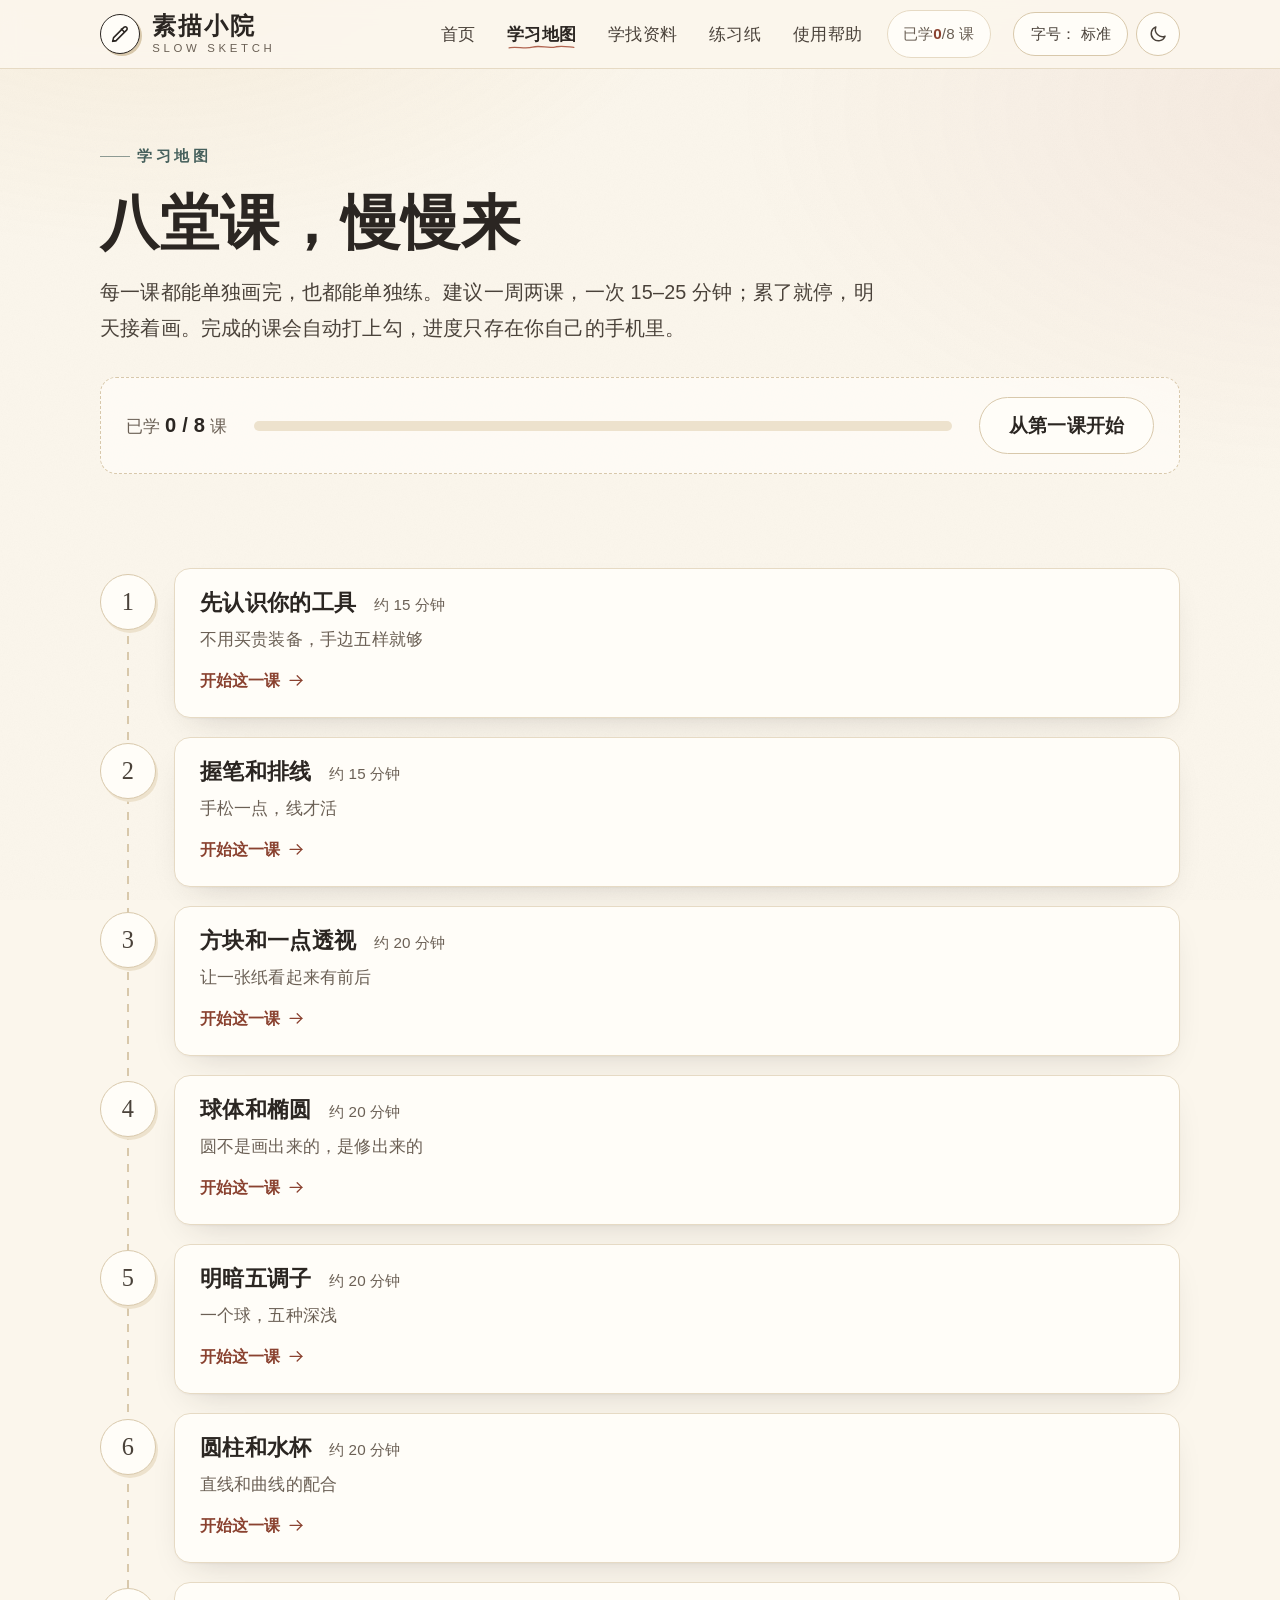
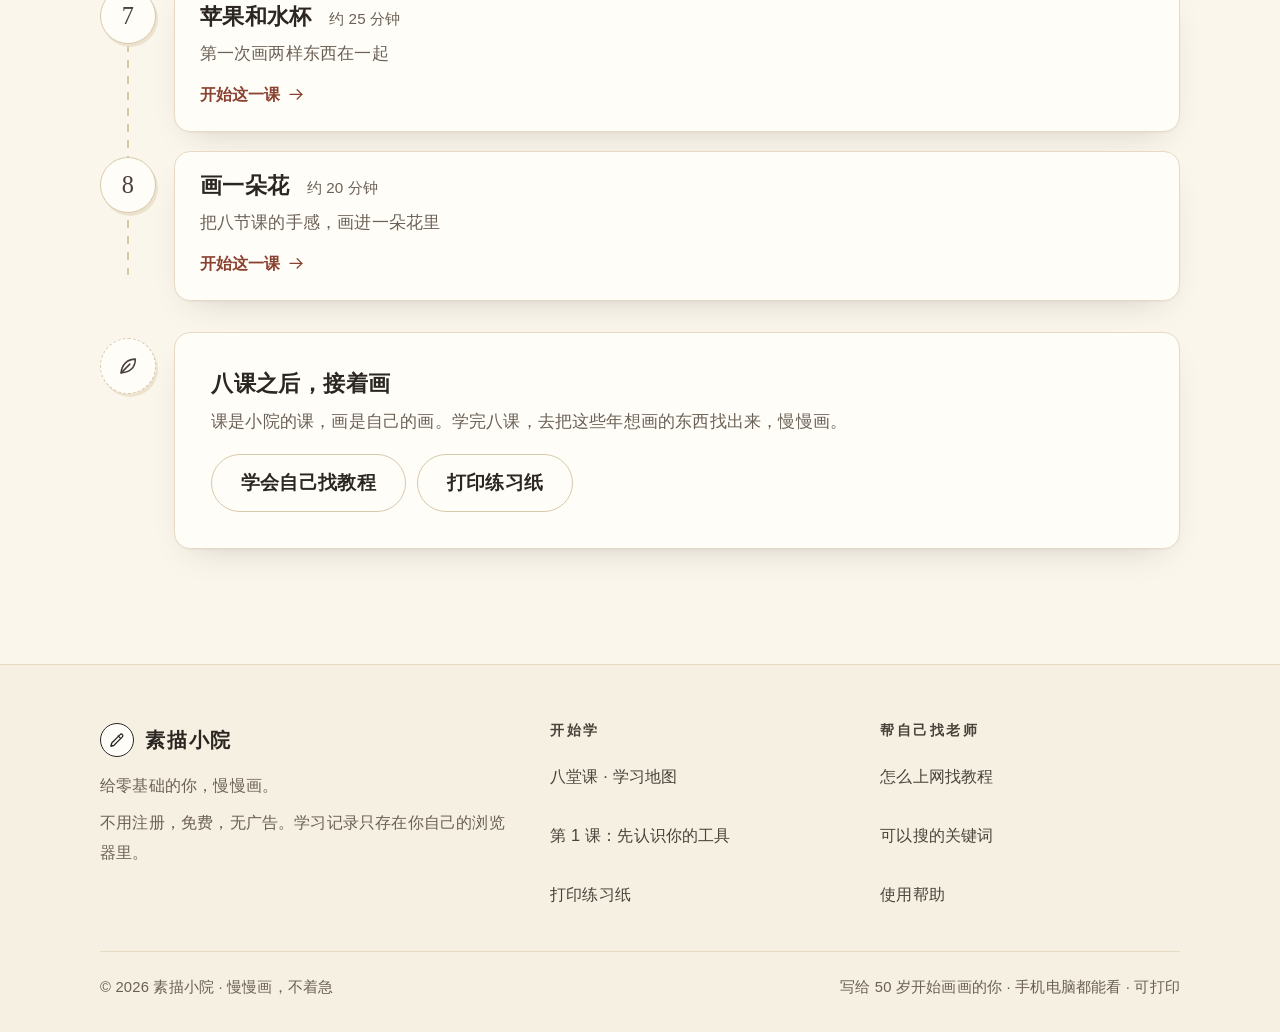
<file: map.html>
<!doctype html>
<html lang="zh-CN" data-fs="normal">
<head>
<meta charset="utf-8">
<meta name="viewport" content="width=device-width, initial-scale=1, viewport-fit=cover">
<title>学习地图 · 素描小院</title>
<meta name="description" content="素描小院八堂课：工具、排线、方块、球体、明暗、圆柱、静物、画一朵花。每课 15–25 分钟，一周两课。">
<meta name="theme-color" content="#fbf6ec">
<meta name="color-scheme" content="light dark">
<meta property="og:title" content="学习地图 · 素描小院">
<meta property="og:description" content="素描小院八堂课：工具、排线、方块、球体、明暗、圆柱、静物、画一朵花。每课 15–25 分钟，一周两课。">
<meta property="og:type" content="website">
<meta property="og:url" content="https://jarrettchen888.github.io/sketch-courtyard/">
<meta property="og:site_name" content="素描小院">
<link rel="apple-touch-icon" href="assets/img/apple-touch-icon.png">
<link rel="icon" href="data:image/svg+xml,%3Csvg xmlns='http://www.w3.org/2000/svg' viewBox='0 0 64 64'%3E%3Crect width='64' height='64' rx='14' fill='%23fbf6ec'/%3E%3Ccircle cx='32' cy='32' r='21' fill='none' stroke='%232b2622' stroke-width='3'/%3E%3Cpath d='M21 43l1.5-6 14-14a3.2 3.2 0 0 1 4.5 4.5l-14 14-6 1.5z' fill='none' stroke='%23a9553f' stroke-width='3' stroke-linejoin='round'/%3E%3C/svg%3E">
<link rel="manifest" href="manifest.webmanifest">
<link rel="stylesheet" href="assets/style.css">
<script>(function(){try{var d=document.documentElement;var f=localStorage.getItem('smxy.fs');if(f==='large'||f==='xlarge'){d.dataset.fs=f;}if(localStorage.getItem('smxy.theme')==='dark'){d.dataset.theme='dark';}}catch(e){}})();</script>
</head>
<body data-page="map">
<a class="skip-link" href="#main">跳到正文</a>
<header class="site-header">
  <div class="container header-inner">
    <a class="brand" href="index.html" aria-label="素描小院，回到首页">
      <span class="brand-mark" aria-hidden="true"><svg viewBox="0 0 24 24" fill="none" stroke="currentColor" stroke-width="1.7" stroke-linecap="round" stroke-linejoin="round" aria-hidden="true"><path d="M4 20l1-4L16.2 4.8a2.1 2.1 0 0 1 3 3L8 19l-4 1z"/><path d="M13.5 6.5l3 3"/><path d="M4 20l3.6-.6"/></svg></span>
      <span class="brand-text">素描小院<small>SLOW SKETCH</small></span>
    </a>
    <nav class="nav" aria-label="主导航">
      <a href="index.html">首页</a>
      <a href="map.html" aria-current="page">学习地图</a>
      <a href="search.html">学找资料</a>
      <a href="practice.html">练习纸</a>
      <a href="help.html">使用帮助</a>
      <span class="nav-progress"><a href="map.html">已学 <b data-progress-text>0</b>/8 课</a></span>
    </nav>
    <div class="header-tools">
      <button class="btn-fs" type="button" data-fs-toggle aria-label="字号：标准，点一下切换">字号：<span data-fs-label>标准</span></button>
      <button class="btn-icon" type="button" data-theme-toggle aria-label="切换到夜间模式" aria-pressed="false"><svg class="icon-moon" viewBox="0 0 24 24" fill="none" stroke="currentColor" stroke-width="1.7" stroke-linecap="round" stroke-linejoin="round" aria-hidden="true"><path d="M20.5 14.6A8.6 8.6 0 0 1 9.4 3.5a8.6 8.6 0 1 0 11.1 11.1z"/></svg><svg class="icon-sun" viewBox="0 0 24 24" fill="none" stroke="currentColor" stroke-width="1.7" stroke-linecap="round" stroke-linejoin="round" aria-hidden="true"><circle cx="12" cy="12" r="4"/><path d="M12 2.5v2.2M12 19.3v2.2M2.5 12h2.2M19.3 12h2.2M5.2 5.2l1.6 1.6M17.2 17.2l1.6 1.6M18.8 5.2l-1.6 1.6M6.8 17.2l-1.6 1.6"/></svg></button>
    </div>
  </div>
</header>
<main id="main">
  <div class="container page-head">
    <p class="eyebrow">学习地图</p>
    <h1>八堂课，慢慢来</h1>
    <p class="lead">每一课都能单独画完，也都能单独练。建议一周两课，一次 15–25 分钟；累了就停，明天接着画。完成的课会自动打上勾，进度只存在你自己的手机里。</p>
    <div class="map-progress">
      <div class="progress-card map-progress-inner" style="margin-top:1.6rem">
        <div class="progress-label">已学 <b><span data-progress-text>0</span> / 8</b> 课</div>
        <div class="progress" role="progressbar" aria-label="学习进度" aria-valuemin="0" aria-valuemax="8" aria-valuenow="0"><i data-progress-bar></i></div>
        <a class="btn btn-secondary" href="lesson-1.html" data-progress-cta>从第一课开始</a>
      </div>
    </div>
  </div>
  <div class="container" style="padding-bottom:2rem">
    <ol class="path">
      <li class="path-item" data-lesson-item="1">
        <span class="path-num" aria-hidden="true">1</span>
        <a class="card card-link path-card" href="lesson-1.html">
          <div class="top">
            <h2>先认识你的工具</h2>
            <span class="meta">约 15 分钟</span>
          </div>
          <p>不用买贵装备，手边五样就够</p>
          <span class="path-action"><span data-state-text data-done-text="已完成，点开复习">开始这一课</span> <svg viewBox="0 0 24 24" fill="none" stroke="currentColor" stroke-width="1.7" stroke-linecap="round" stroke-linejoin="round" aria-hidden="true"><path d="M4 12h15"/><path d="M13 6l6 6-6 6"/></svg></span>
        </a>
      </li>
      <li class="path-item" data-lesson-item="2">
        <span class="path-num" aria-hidden="true">2</span>
        <a class="card card-link path-card" href="lesson-2.html">
          <div class="top">
            <h2>握笔和排线</h2>
            <span class="meta">约 15 分钟</span>
          </div>
          <p>手松一点，线才活</p>
          <span class="path-action"><span data-state-text data-done-text="已完成，点开复习">开始这一课</span> <svg viewBox="0 0 24 24" fill="none" stroke="currentColor" stroke-width="1.7" stroke-linecap="round" stroke-linejoin="round" aria-hidden="true"><path d="M4 12h15"/><path d="M13 6l6 6-6 6"/></svg></span>
        </a>
      </li>
      <li class="path-item" data-lesson-item="3">
        <span class="path-num" aria-hidden="true">3</span>
        <a class="card card-link path-card" href="lesson-3.html">
          <div class="top">
            <h2>方块和一点透视</h2>
            <span class="meta">约 20 分钟</span>
          </div>
          <p>让一张纸看起来有前后</p>
          <span class="path-action"><span data-state-text data-done-text="已完成，点开复习">开始这一课</span> <svg viewBox="0 0 24 24" fill="none" stroke="currentColor" stroke-width="1.7" stroke-linecap="round" stroke-linejoin="round" aria-hidden="true"><path d="M4 12h15"/><path d="M13 6l6 6-6 6"/></svg></span>
        </a>
      </li>
      <li class="path-item" data-lesson-item="4">
        <span class="path-num" aria-hidden="true">4</span>
        <a class="card card-link path-card" href="lesson-4.html">
          <div class="top">
            <h2>球体和椭圆</h2>
            <span class="meta">约 20 分钟</span>
          </div>
          <p>圆不是画出来的，是修出来的</p>
          <span class="path-action"><span data-state-text data-done-text="已完成，点开复习">开始这一课</span> <svg viewBox="0 0 24 24" fill="none" stroke="currentColor" stroke-width="1.7" stroke-linecap="round" stroke-linejoin="round" aria-hidden="true"><path d="M4 12h15"/><path d="M13 6l6 6-6 6"/></svg></span>
        </a>
      </li>
      <li class="path-item" data-lesson-item="5">
        <span class="path-num" aria-hidden="true">5</span>
        <a class="card card-link path-card" href="lesson-5.html">
          <div class="top">
            <h2>明暗五调子</h2>
            <span class="meta">约 20 分钟</span>
          </div>
          <p>一个球，五种深浅</p>
          <span class="path-action"><span data-state-text data-done-text="已完成，点开复习">开始这一课</span> <svg viewBox="0 0 24 24" fill="none" stroke="currentColor" stroke-width="1.7" stroke-linecap="round" stroke-linejoin="round" aria-hidden="true"><path d="M4 12h15"/><path d="M13 6l6 6-6 6"/></svg></span>
        </a>
      </li>
      <li class="path-item" data-lesson-item="6">
        <span class="path-num" aria-hidden="true">6</span>
        <a class="card card-link path-card" href="lesson-6.html">
          <div class="top">
            <h2>圆柱和水杯</h2>
            <span class="meta">约 20 分钟</span>
          </div>
          <p>直线和曲线的配合</p>
          <span class="path-action"><span data-state-text data-done-text="已完成，点开复习">开始这一课</span> <svg viewBox="0 0 24 24" fill="none" stroke="currentColor" stroke-width="1.7" stroke-linecap="round" stroke-linejoin="round" aria-hidden="true"><path d="M4 12h15"/><path d="M13 6l6 6-6 6"/></svg></span>
        </a>
      </li>
      <li class="path-item" data-lesson-item="7">
        <span class="path-num" aria-hidden="true">7</span>
        <a class="card card-link path-card" href="lesson-7.html">
          <div class="top">
            <h2>苹果和水杯</h2>
            <span class="meta">约 25 分钟</span>
          </div>
          <p>第一次画两样东西在一起</p>
          <span class="path-action"><span data-state-text data-done-text="已完成，点开复习">开始这一课</span> <svg viewBox="0 0 24 24" fill="none" stroke="currentColor" stroke-width="1.7" stroke-linecap="round" stroke-linejoin="round" aria-hidden="true"><path d="M4 12h15"/><path d="M13 6l6 6-6 6"/></svg></span>
        </a>
      </li>
      <li class="path-item" data-lesson-item="8">
        <span class="path-num" aria-hidden="true">8</span>
        <a class="card card-link path-card" href="lesson-8.html">
          <div class="top">
            <h2>画一朵花</h2>
            <span class="meta">约 20 分钟</span>
          </div>
          <p>把八节课的手感，画进一朵花里</p>
          <span class="path-action"><span data-state-text data-done-text="已完成，点开复习">开始这一课</span> <svg viewBox="0 0 24 24" fill="none" stroke="currentColor" stroke-width="1.7" stroke-linecap="round" stroke-linejoin="round" aria-hidden="true"><path d="M4 12h15"/><path d="M13 6l6 6-6 6"/></svg></span>
        </a>
      </li>
    </ol>
    <div class="path-end">
      <span class="path-num" aria-hidden="true"><svg viewBox="0 0 24 24" fill="none" stroke="currentColor" stroke-width="1.7" stroke-linecap="round" stroke-linejoin="round" aria-hidden="true"><path d="M4.5 19.5C5 11 11 4.5 20 4.5c0 9-6.5 15-15 14.7z"/><path d="M4.5 19.5L14 10"/></svg></span>
      <div class="card card-pad">
        <h2 style="font-size:1.18rem;margin-bottom:.4rem">八课之后，接着画</h2>
        <p class="muted" style="font-size:.9rem">课是小院的课，画是自己的画。学完八课，去把这些年想画的东西找出来，慢慢画。</p>
        <div style="display:flex;flex-wrap:wrap;gap:.6rem;margin-top:.9rem">
          <a class="btn btn-secondary" href="search.html">学会自己找教程</a>
          <a class="btn btn-secondary" href="practice.html">打印练习纸</a>
        </div>
      </div>
    </div>
  </div>
</main>

<nav class="tabbar" aria-label="快捷导航">
  <a href="index.html"><svg viewBox="0 0 24 24" fill="none" stroke="currentColor" stroke-width="1.7" stroke-linecap="round" stroke-linejoin="round" aria-hidden="true"><path d="M4 11l8-7 8 7"/><path d="M6 10v10h12V10"/></svg><span>首页</span></a>
  <a href="map.html" aria-current="page"><svg viewBox="0 0 24 24" fill="none" stroke="currentColor" stroke-width="1.7" stroke-linecap="round" stroke-linejoin="round" aria-hidden="true"><path d="M3 6.5l6-2.5 6 2.5 6-2.5V18l-6 2.5-6-2.5-6 2.5z"/><path d="M9 4v16"/><path d="M15 6.5V22"/></svg><span>学习地图</span></a>
  <a href="search.html"><svg viewBox="0 0 24 24" fill="none" stroke="currentColor" stroke-width="1.7" stroke-linecap="round" stroke-linejoin="round" aria-hidden="true"><circle cx="11" cy="11" r="6.2"/><path d="M15.6 15.6L21 21"/></svg><span>学找资料</span></a>
  <a href="practice.html"><svg viewBox="0 0 24 24" fill="none" stroke="currentColor" stroke-width="1.7" stroke-linecap="round" stroke-linejoin="round" aria-hidden="true"><rect x="4" y="4" width="16" height="16" rx="2.5"/><path d="M4 12h16"/><path d="M12 4v16"/></svg><span>练习纸</span></a>
  <a href="help.html"><svg viewBox="0 0 24 24" fill="none" stroke="currentColor" stroke-width="1.7" stroke-linecap="round" stroke-linejoin="round" aria-hidden="true"><circle cx="12" cy="12" r="8.2"/><path d="M9.4 9.4a2.7 2.7 0 1 1 3.8 2.5c-.7.4-1.2 1-1.2 1.9"/><circle cx="12" cy="17" r=".7" fill="currentColor" stroke="none"/></svg><span>使用帮助</span></a>
</nav>
<footer class="site-footer">
  <div class="container">
    <div class="footer-grid">
      <div>
        <div class="footer-brand"><span class="brand-mark" aria-hidden="true"><svg viewBox="0 0 24 24" fill="none" stroke="currentColor" stroke-width="1.7" stroke-linecap="round" stroke-linejoin="round" aria-hidden="true"><path d="M4 20l1-4L16.2 4.8a2.1 2.1 0 0 1 3 3L8 19l-4 1z"/><path d="M13.5 6.5l3 3"/><path d="M4 20l3.6-.6"/></svg></span><strong>素描小院</strong></div>
        <p>给零基础的你，慢慢画。</p>
        <p>不用注册，免费，无广告。学习记录只存在你自己的浏览器里。</p>
      </div>
      <div>
        <h4>开始学</h4>
        <ul>
          <li><a href="map.html">八堂课 · 学习地图</a></li>
          <li><a href="lesson-1.html">第 1 课：先认识你的工具</a></li>
          <li><a href="practice.html">打印练习纸</a></li>
        </ul>
      </div>
      <div>
        <h4>帮自己找老师</h4>
        <ul>
          <li><a href="search.html">怎么上网找教程</a></li>
          <li><a href="search.html#keywords">可以搜的关键词</a></li>
          <li><a href="help.html">使用帮助</a></li>
        </ul>
      </div>
    </div>
    <div class="footer-bottom">
      <span>© 2026 素描小院 · 慢慢画，不着急</span>
      <span>写给 50 岁开始画画的你 · 手机电脑都能看 · 可打印</span>
    </div>
  </div>
</footer><script src="assets/app.js"></script>
</body>
</html>
</file>
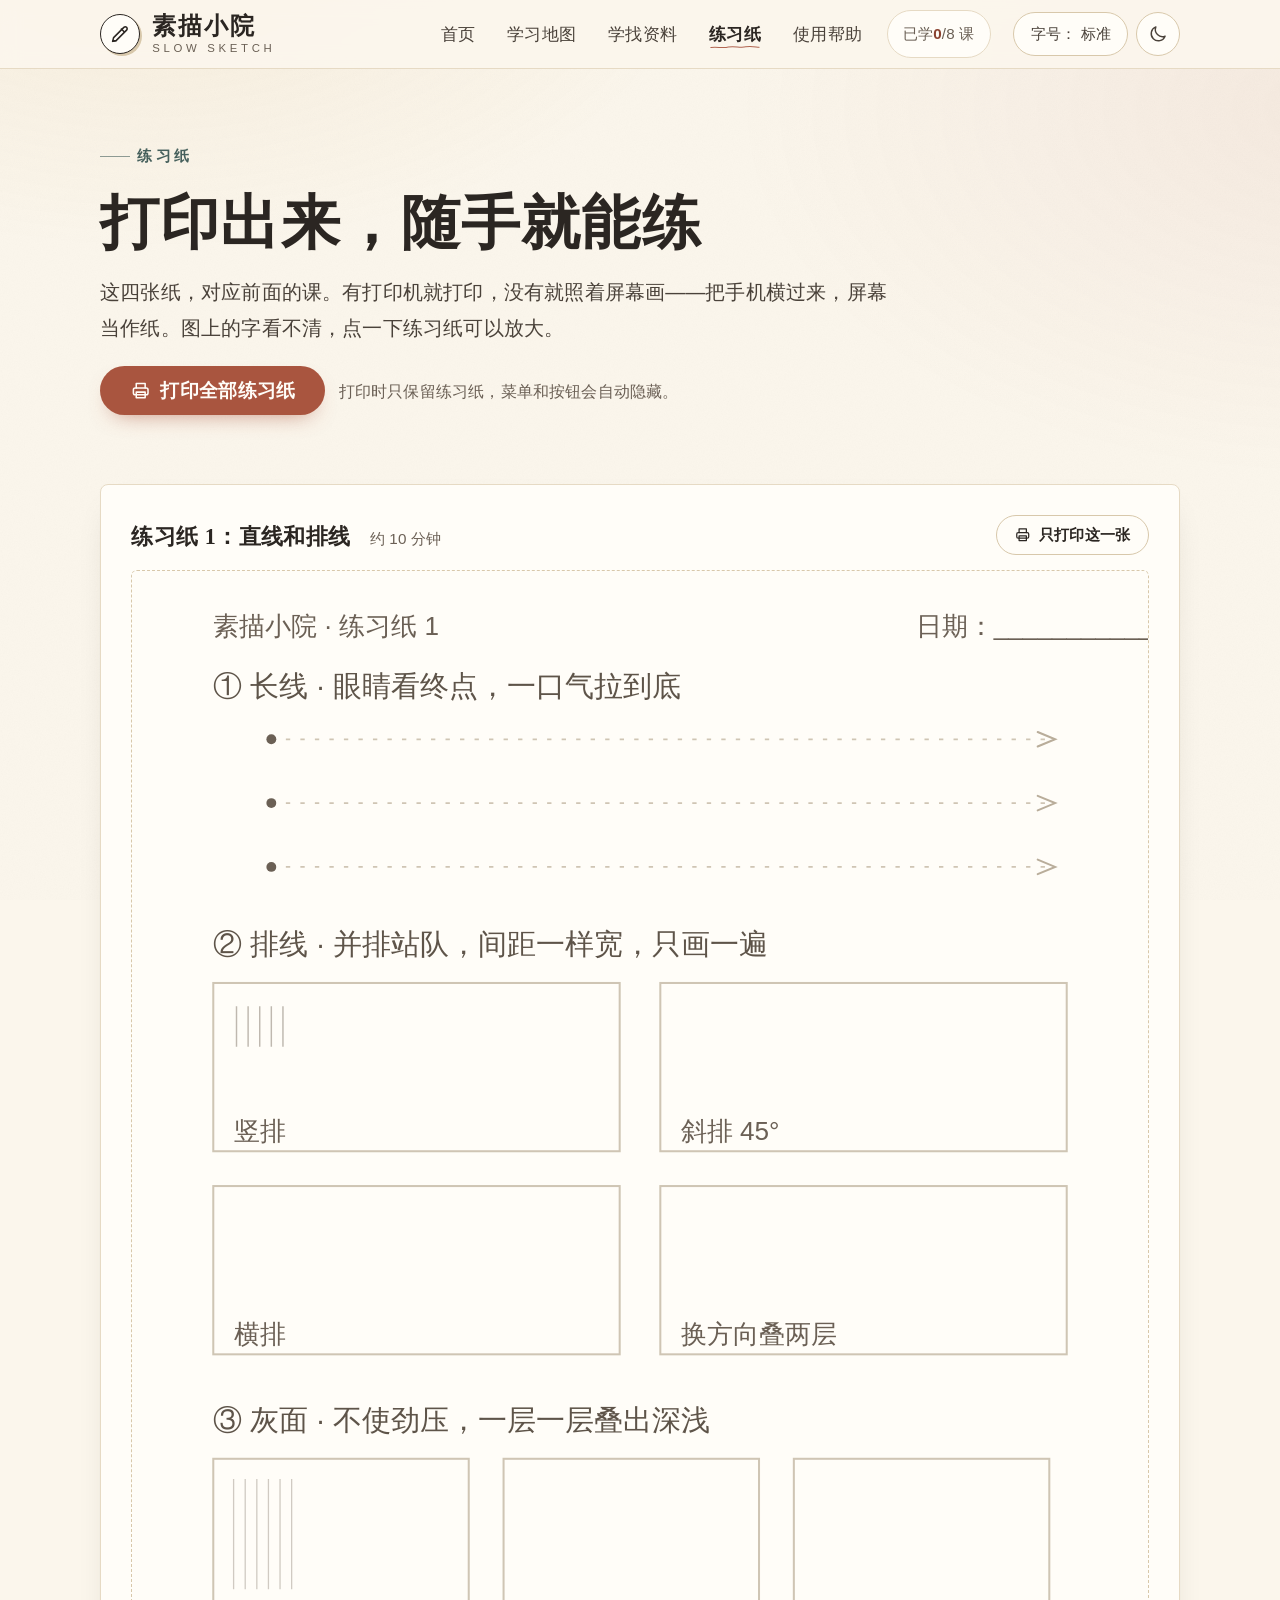
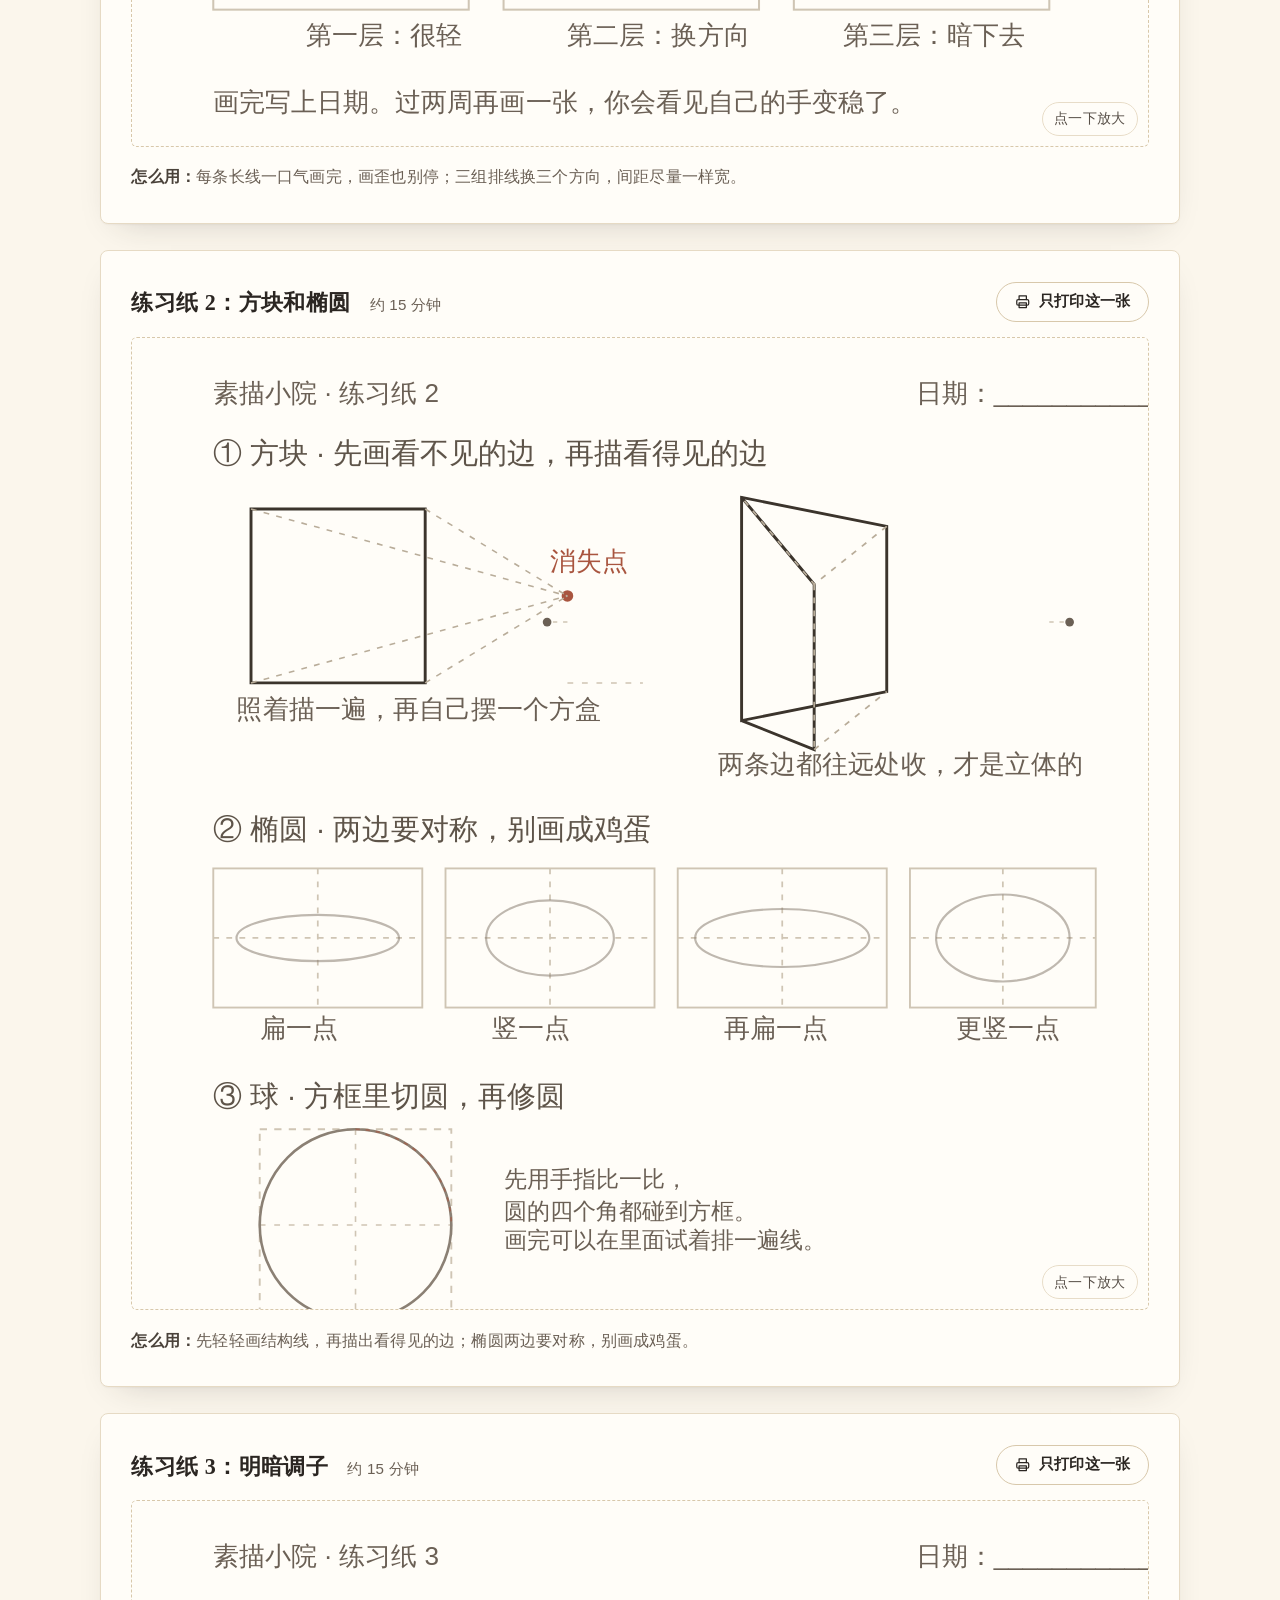
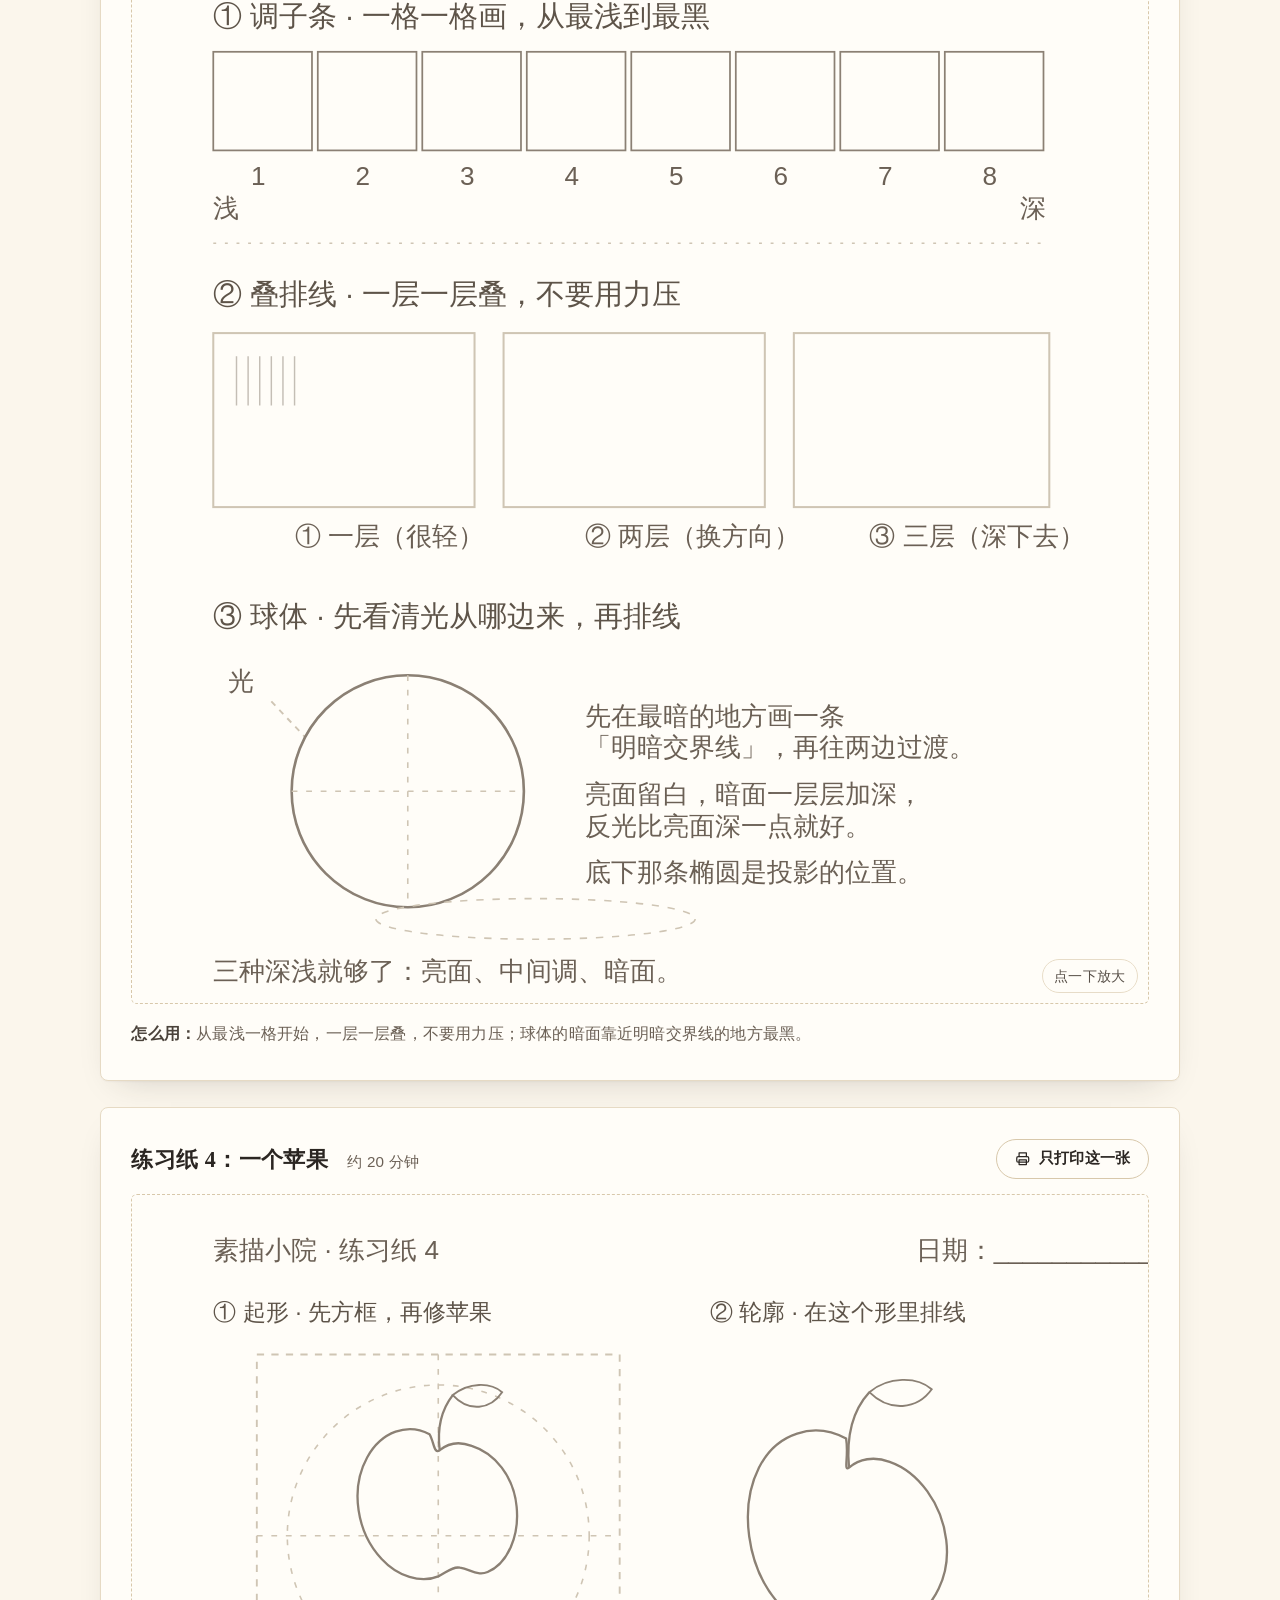
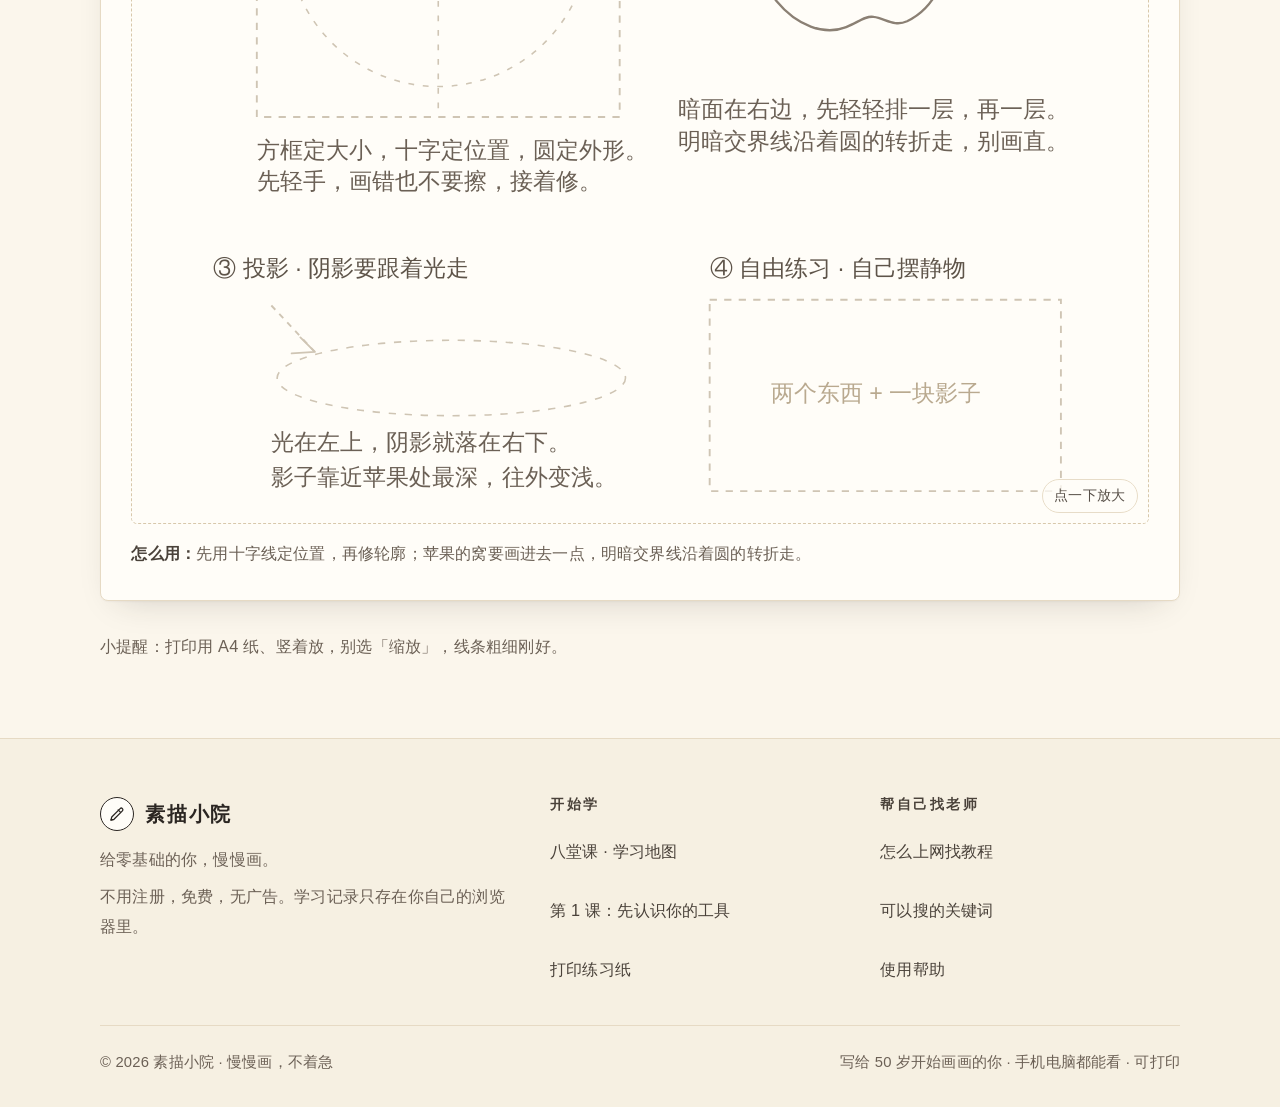
<file: practice.html>
<!doctype html>
<html lang="zh-CN" data-fs="normal">
<head>
<meta charset="utf-8">
<meta name="viewport" content="width=device-width, initial-scale=1, viewport-fit=cover">
<title>打印练习纸 · 素描小院</title>
<meta name="description" content="素描小院练习纸：线条排线、方块椭圆、明暗调子、一个苹果。可以用 A4 纸打印，也可以照着屏幕画。">
<meta name="theme-color" content="#fbf6ec">
<meta name="color-scheme" content="light dark">
<meta property="og:title" content="打印练习纸 · 素描小院">
<meta property="og:description" content="素描小院练习纸：线条排线、方块椭圆、明暗调子、一个苹果。可以用 A4 纸打印，也可以照着屏幕画。">
<meta property="og:type" content="website">
<meta property="og:url" content="https://jarrettchen888.github.io/sketch-courtyard/">
<meta property="og:site_name" content="素描小院">
<link rel="apple-touch-icon" href="assets/img/apple-touch-icon.png">
<link rel="icon" href="data:image/svg+xml,%3Csvg xmlns='http://www.w3.org/2000/svg' viewBox='0 0 64 64'%3E%3Crect width='64' height='64' rx='14' fill='%23fbf6ec'/%3E%3Ccircle cx='32' cy='32' r='21' fill='none' stroke='%232b2622' stroke-width='3'/%3E%3Cpath d='M21 43l1.5-6 14-14a3.2 3.2 0 0 1 4.5 4.5l-14 14-6 1.5z' fill='none' stroke='%23a9553f' stroke-width='3' stroke-linejoin='round'/%3E%3C/svg%3E">
<link rel="manifest" href="manifest.webmanifest">
<link rel="stylesheet" href="assets/style.css">
<script>(function(){try{var d=document.documentElement;var f=localStorage.getItem('smxy.fs');if(f==='large'||f==='xlarge'){d.dataset.fs=f;}if(localStorage.getItem('smxy.theme')==='dark'){d.dataset.theme='dark';}}catch(e){}})();</script>
</head>
<body data-page="practice">
<a class="skip-link" href="#main">跳到正文</a>
<header class="site-header">
  <div class="container header-inner">
    <a class="brand" href="index.html" aria-label="素描小院，回到首页">
      <span class="brand-mark" aria-hidden="true"><svg viewBox="0 0 24 24" fill="none" stroke="currentColor" stroke-width="1.7" stroke-linecap="round" stroke-linejoin="round" aria-hidden="true"><path d="M4 20l1-4L16.2 4.8a2.1 2.1 0 0 1 3 3L8 19l-4 1z"/><path d="M13.5 6.5l3 3"/><path d="M4 20l3.6-.6"/></svg></span>
      <span class="brand-text">素描小院<small>SLOW SKETCH</small></span>
    </a>
    <nav class="nav" aria-label="主导航">
      <a href="index.html">首页</a>
      <a href="map.html">学习地图</a>
      <a href="search.html">学找资料</a>
      <a href="practice.html" aria-current="page">练习纸</a>
      <a href="help.html">使用帮助</a>
      <span class="nav-progress"><a href="map.html">已学 <b data-progress-text>0</b>/8 课</a></span>
    </nav>
    <div class="header-tools">
      <button class="btn-fs" type="button" data-fs-toggle aria-label="字号：标准，点一下切换">字号：<span data-fs-label>标准</span></button>
      <button class="btn-icon" type="button" data-theme-toggle aria-label="切换到夜间模式" aria-pressed="false"><svg class="icon-moon" viewBox="0 0 24 24" fill="none" stroke="currentColor" stroke-width="1.7" stroke-linecap="round" stroke-linejoin="round" aria-hidden="true"><path d="M20.5 14.6A8.6 8.6 0 0 1 9.4 3.5a8.6 8.6 0 1 0 11.1 11.1z"/></svg><svg class="icon-sun" viewBox="0 0 24 24" fill="none" stroke="currentColor" stroke-width="1.7" stroke-linecap="round" stroke-linejoin="round" aria-hidden="true"><circle cx="12" cy="12" r="4"/><path d="M12 2.5v2.2M12 19.3v2.2M2.5 12h2.2M19.3 12h2.2M5.2 5.2l1.6 1.6M17.2 17.2l1.6 1.6M18.8 5.2l-1.6 1.6M6.8 17.2l-1.6 1.6"/></svg></button>
    </div>
  </div>
</header>
<main id="main">
  <div class="container page-head">
    <p class="eyebrow">练习纸</p>
    <h1>打印出来，随手就能练</h1>
    <p class="lead">这四张纸，对应前面的课。有打印机就打印，没有就照着屏幕画——把手机横过来，屏幕当作纸。图上的字看不清，点一下练习纸可以放大。</p>
    <div class="sheet-toolbar">
      <button class="btn btn-primary" type="button" data-print><svg viewBox="0 0 24 24" fill="none" stroke="currentColor" stroke-width="1.7" stroke-linecap="round" stroke-linejoin="round" aria-hidden="true"><path d="M7 9V3.8h10V9"/><rect x="3.8" y="9" width="16.4" height="7.6" rx="2"/><path d="M7 13.6h10V20H7z"/></svg> 打印全部练习纸</button>
      <span class="small muted">打印时只保留练习纸，菜单和按钮会自动隐藏。</span>
    </div>
  </div>
  <div class="container sheet-grid">
    <section class="sheet" aria-labelledby="sheet-lines">
      <div class="sheet-head">
        <h2 id="sheet-lines">练习纸 1：直线和排线</h2>
        <span class="meta">约 10 分钟</span>
        <button class="btn btn-secondary sheet-print" type="button" data-print-sheet="lines"><svg viewBox="0 0 24 24" fill="none" stroke="currentColor" stroke-width="1.7" stroke-linecap="round" stroke-linejoin="round" aria-hidden="true"><path d="M7 9V3.8h10V9"/><rect x="3.8" y="9" width="16.4" height="7.6" rx="2"/><path d="M7 13.6h10V20H7z"/></svg> 只打印这一张</button>
      </div>
      <div class="sheet-art"><a class="fig-zoom" href="assets/img/sheet-lines.svg" target="_blank" rel="noopener" aria-label="放大查看练习纸（在新窗口打开）"><img src="assets/img/sheet-lines.svg" width="700" height="810" alt="练习纸：直线和排线"></a></div>
      <p class="sheet-notes"><b>怎么用：</b>每条长线一口气画完，画歪也别停；三组排线换三个方向，间距尽量一样宽。</p>
    </section>
    <section class="sheet" aria-labelledby="sheet-shapes">
      <div class="sheet-head">
        <h2 id="sheet-shapes">练习纸 2：方块和椭圆</h2>
        <span class="meta">约 15 分钟</span>
        <button class="btn btn-secondary sheet-print" type="button" data-print-sheet="shapes"><svg viewBox="0 0 24 24" fill="none" stroke="currentColor" stroke-width="1.7" stroke-linecap="round" stroke-linejoin="round" aria-hidden="true"><path d="M7 9V3.8h10V9"/><rect x="3.8" y="9" width="16.4" height="7.6" rx="2"/><path d="M7 13.6h10V20H7z"/></svg> 只打印这一张</button>
      </div>
      <div class="sheet-art"><a class="fig-zoom" href="assets/img/sheet-shapes.svg" target="_blank" rel="noopener" aria-label="放大查看练习纸（在新窗口打开）"><img src="assets/img/sheet-shapes.svg" width="700" height="670" alt="练习纸：方块和椭圆"></a></div>
      <p class="sheet-notes"><b>怎么用：</b>先轻轻画结构线，再描出看得见的边；椭圆两边要对称，别画成鸡蛋。</p>
    </section>
    <section class="sheet" aria-labelledby="sheet-values">
      <div class="sheet-head">
        <h2 id="sheet-values">练习纸 3：明暗调子</h2>
        <span class="meta">约 15 分钟</span>
        <button class="btn btn-secondary sheet-print" type="button" data-print-sheet="values"><svg viewBox="0 0 24 24" fill="none" stroke="currentColor" stroke-width="1.7" stroke-linecap="round" stroke-linejoin="round" aria-hidden="true"><path d="M7 9V3.8h10V9"/><rect x="3.8" y="9" width="16.4" height="7.6" rx="2"/><path d="M7 13.6h10V20H7z"/></svg> 只打印这一张</button>
      </div>
      <div class="sheet-art"><a class="fig-zoom" href="assets/img/sheet-values.svg" target="_blank" rel="noopener" aria-label="放大查看练习纸（在新窗口打开）"><img src="assets/img/sheet-values.svg" width="700" height="760" alt="练习纸：明暗调子"></a></div>
      <p class="sheet-notes"><b>怎么用：</b>从最浅一格开始，一层一层叠，不要用力压；球体的暗面靠近明暗交界线的地方最黑。</p>
    </section>
    <section class="sheet" aria-labelledby="sheet-apple">
      <div class="sheet-head">
        <h2 id="sheet-apple">练习纸 4：一个苹果</h2>
        <span class="meta">约 20 分钟</span>
        <button class="btn btn-secondary sheet-print" type="button" data-print-sheet="apple"><svg viewBox="0 0 24 24" fill="none" stroke="currentColor" stroke-width="1.7" stroke-linecap="round" stroke-linejoin="round" aria-hidden="true"><path d="M7 9V3.8h10V9"/><rect x="3.8" y="9" width="16.4" height="7.6" rx="2"/><path d="M7 13.6h10V20H7z"/></svg> 只打印这一张</button>
      </div>
      <div class="sheet-art"><a class="fig-zoom" href="assets/img/sheet-apple.svg" target="_blank" rel="noopener" aria-label="放大查看练习纸（在新窗口打开）"><img src="assets/img/sheet-apple.svg" width="700" height="640" alt="练习纸：一个苹果"></a></div>
      <p class="sheet-notes"><b>怎么用：</b>先用十字线定位置，再修轮廓；苹果的窝要画进去一点，明暗交界线沿着圆的转折走。</p>
    </section>
  </div>
  <div class="container print-hide" style="margin-top:1.6rem">
    <p class="small muted">小提醒：打印用 A4 纸、竖着放，别选「缩放」，线条粗细刚好。</p>
  </div>
</main>

<nav class="tabbar" aria-label="快捷导航">
  <a href="index.html"><svg viewBox="0 0 24 24" fill="none" stroke="currentColor" stroke-width="1.7" stroke-linecap="round" stroke-linejoin="round" aria-hidden="true"><path d="M4 11l8-7 8 7"/><path d="M6 10v10h12V10"/></svg><span>首页</span></a>
  <a href="map.html"><svg viewBox="0 0 24 24" fill="none" stroke="currentColor" stroke-width="1.7" stroke-linecap="round" stroke-linejoin="round" aria-hidden="true"><path d="M3 6.5l6-2.5 6 2.5 6-2.5V18l-6 2.5-6-2.5-6 2.5z"/><path d="M9 4v16"/><path d="M15 6.5V22"/></svg><span>学习地图</span></a>
  <a href="search.html"><svg viewBox="0 0 24 24" fill="none" stroke="currentColor" stroke-width="1.7" stroke-linecap="round" stroke-linejoin="round" aria-hidden="true"><circle cx="11" cy="11" r="6.2"/><path d="M15.6 15.6L21 21"/></svg><span>学找资料</span></a>
  <a href="practice.html" aria-current="page"><svg viewBox="0 0 24 24" fill="none" stroke="currentColor" stroke-width="1.7" stroke-linecap="round" stroke-linejoin="round" aria-hidden="true"><rect x="4" y="4" width="16" height="16" rx="2.5"/><path d="M4 12h16"/><path d="M12 4v16"/></svg><span>练习纸</span></a>
  <a href="help.html"><svg viewBox="0 0 24 24" fill="none" stroke="currentColor" stroke-width="1.7" stroke-linecap="round" stroke-linejoin="round" aria-hidden="true"><circle cx="12" cy="12" r="8.2"/><path d="M9.4 9.4a2.7 2.7 0 1 1 3.8 2.5c-.7.4-1.2 1-1.2 1.9"/><circle cx="12" cy="17" r=".7" fill="currentColor" stroke="none"/></svg><span>使用帮助</span></a>
</nav>
<footer class="site-footer">
  <div class="container">
    <div class="footer-grid">
      <div>
        <div class="footer-brand"><span class="brand-mark" aria-hidden="true"><svg viewBox="0 0 24 24" fill="none" stroke="currentColor" stroke-width="1.7" stroke-linecap="round" stroke-linejoin="round" aria-hidden="true"><path d="M4 20l1-4L16.2 4.8a2.1 2.1 0 0 1 3 3L8 19l-4 1z"/><path d="M13.5 6.5l3 3"/><path d="M4 20l3.6-.6"/></svg></span><strong>素描小院</strong></div>
        <p>给零基础的你，慢慢画。</p>
        <p>不用注册，免费，无广告。学习记录只存在你自己的浏览器里。</p>
      </div>
      <div>
        <h4>开始学</h4>
        <ul>
          <li><a href="map.html">八堂课 · 学习地图</a></li>
          <li><a href="lesson-1.html">第 1 课：先认识你的工具</a></li>
          <li><a href="practice.html">打印练习纸</a></li>
        </ul>
      </div>
      <div>
        <h4>帮自己找老师</h4>
        <ul>
          <li><a href="search.html">怎么上网找教程</a></li>
          <li><a href="search.html#keywords">可以搜的关键词</a></li>
          <li><a href="help.html">使用帮助</a></li>
        </ul>
      </div>
    </div>
    <div class="footer-bottom">
      <span>© 2026 素描小院 · 慢慢画，不着急</span>
      <span>写给 50 岁开始画画的你 · 手机电脑都能看 · 可打印</span>
    </div>
  </div>
</footer><script src="assets/app.js"></script>
</body>
</html>
</file>
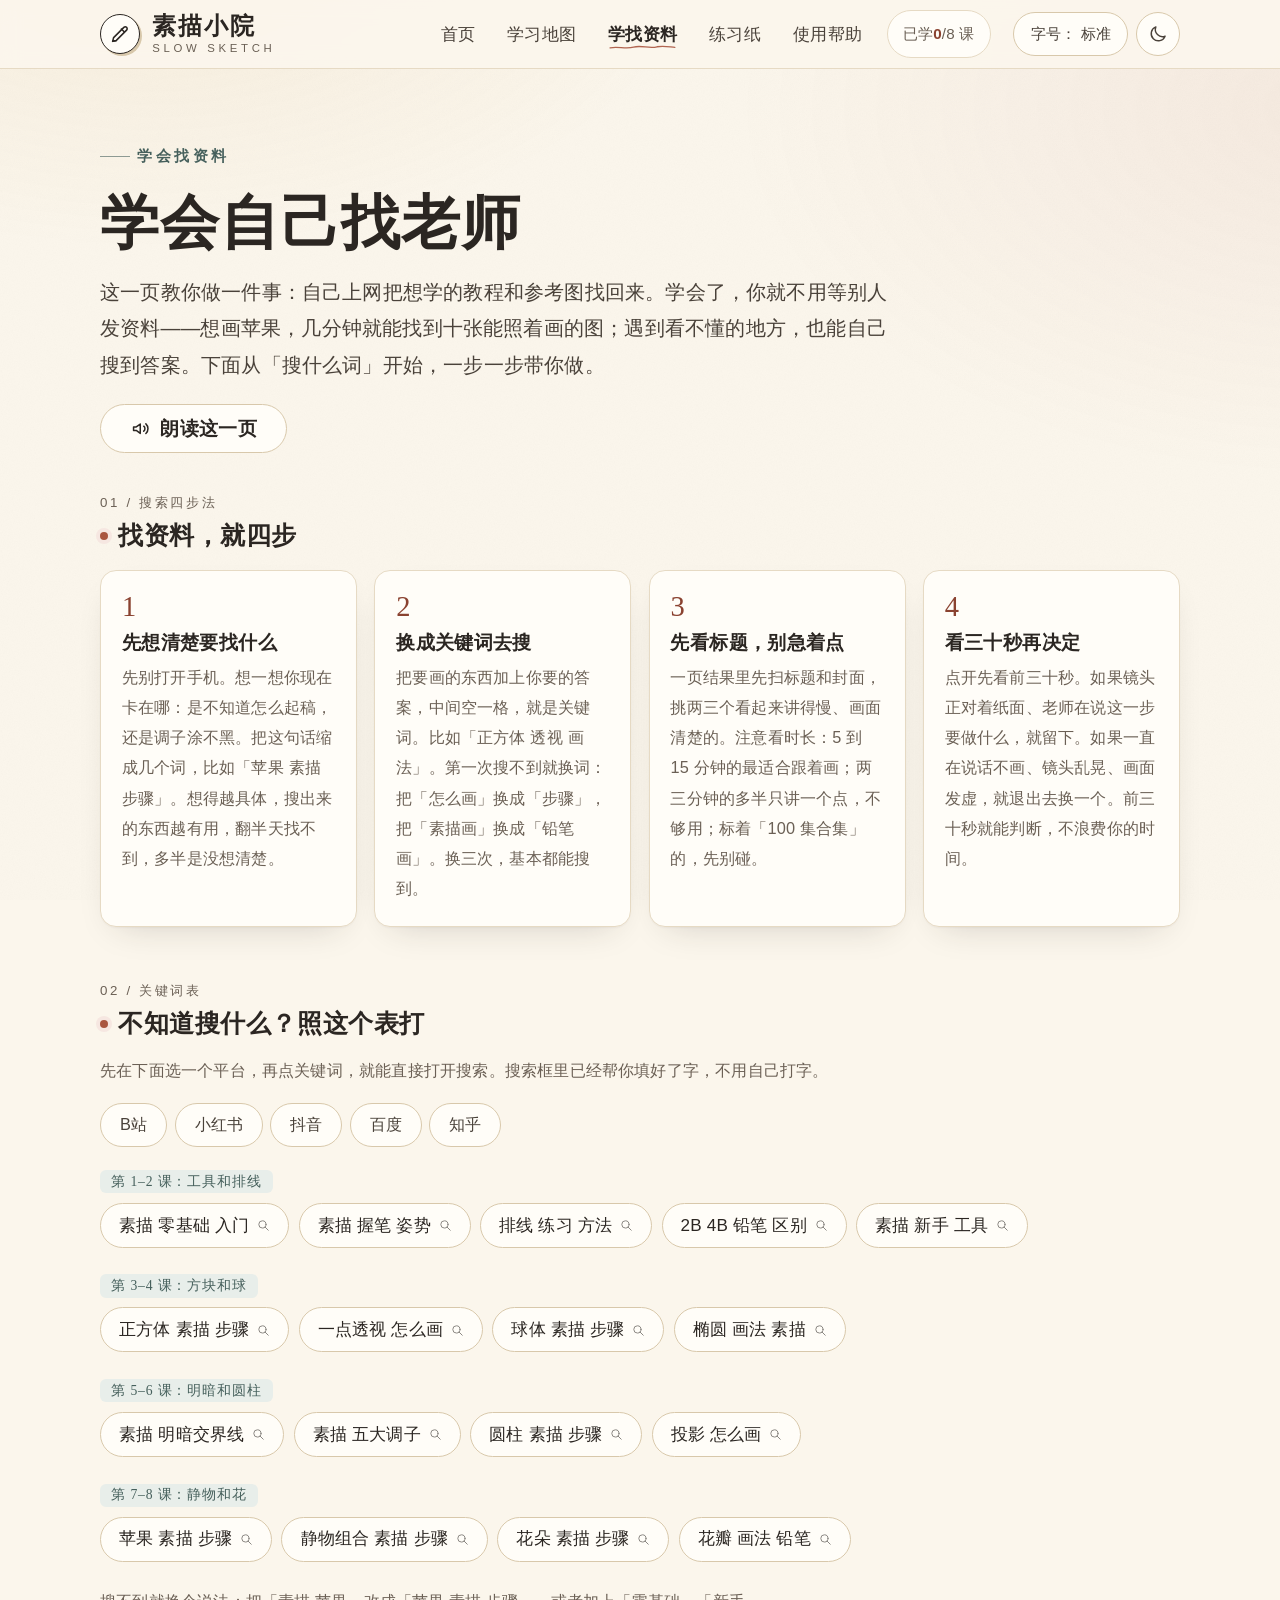
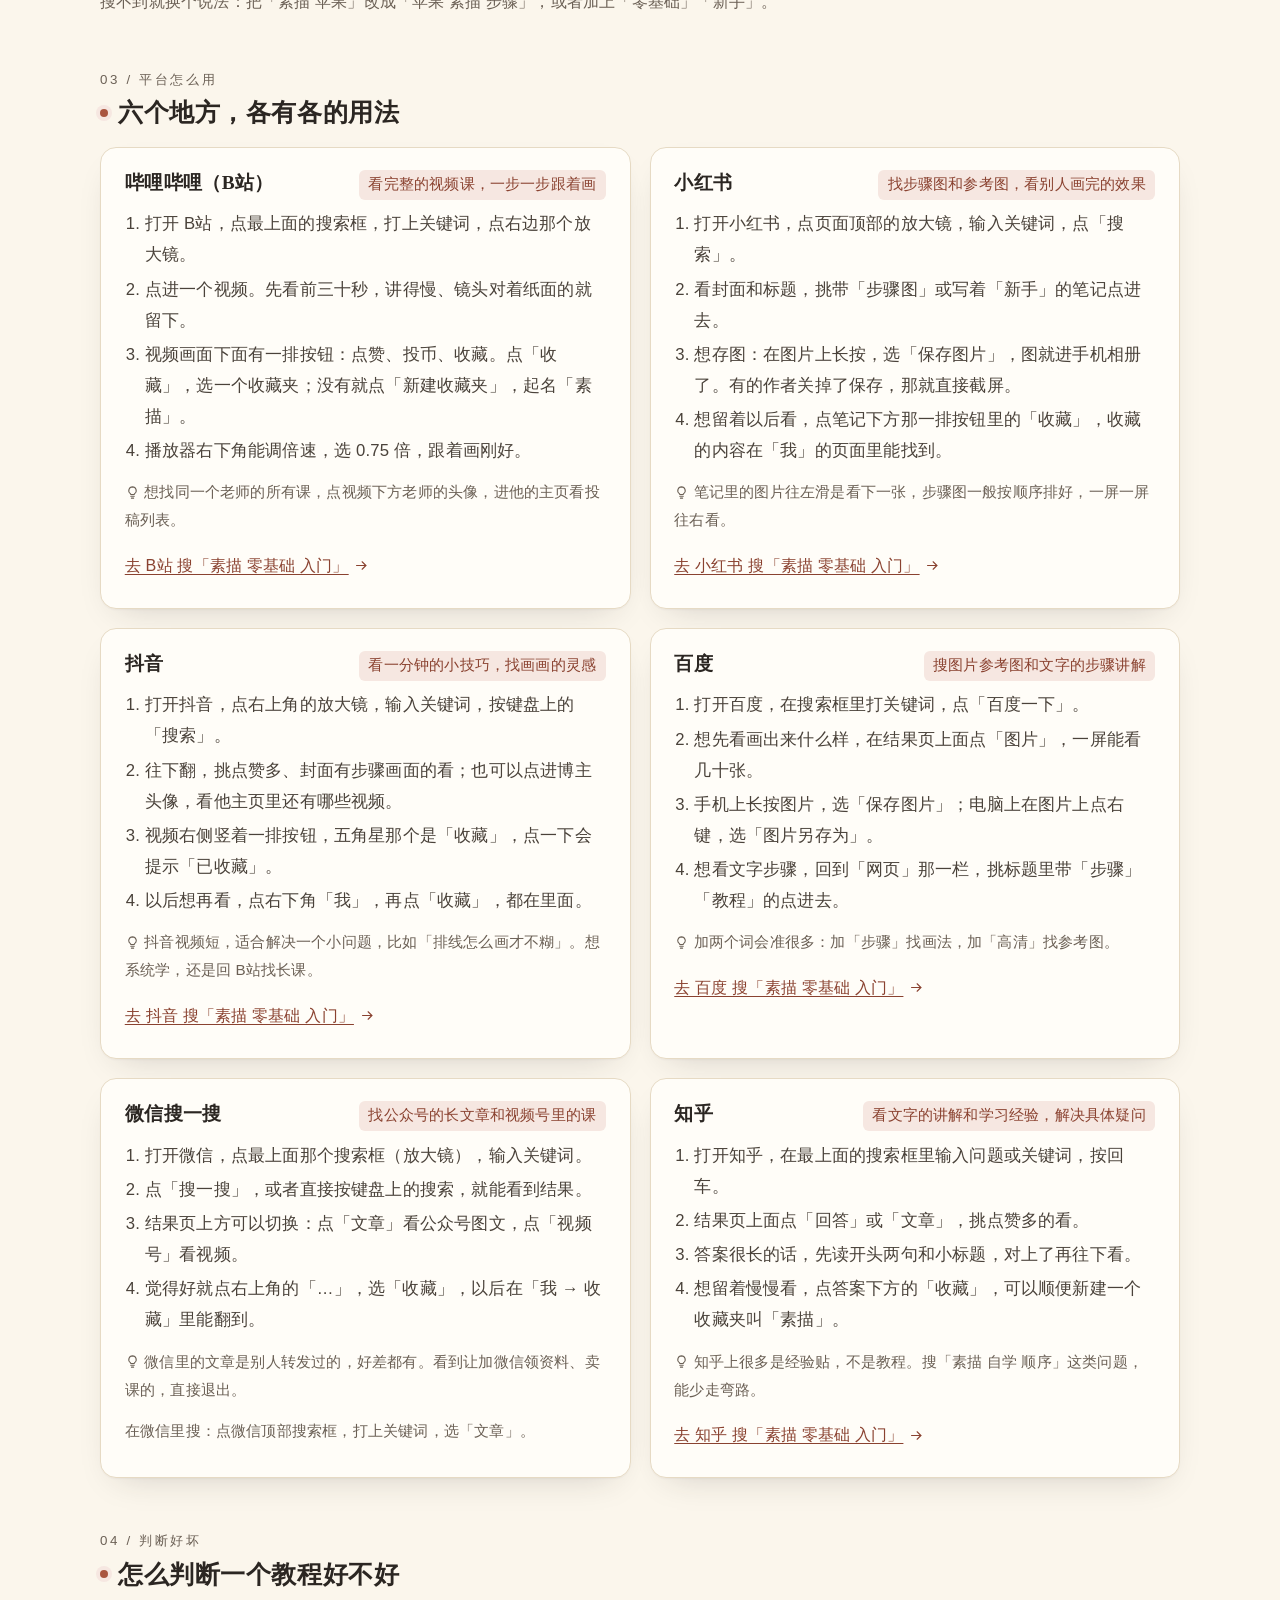
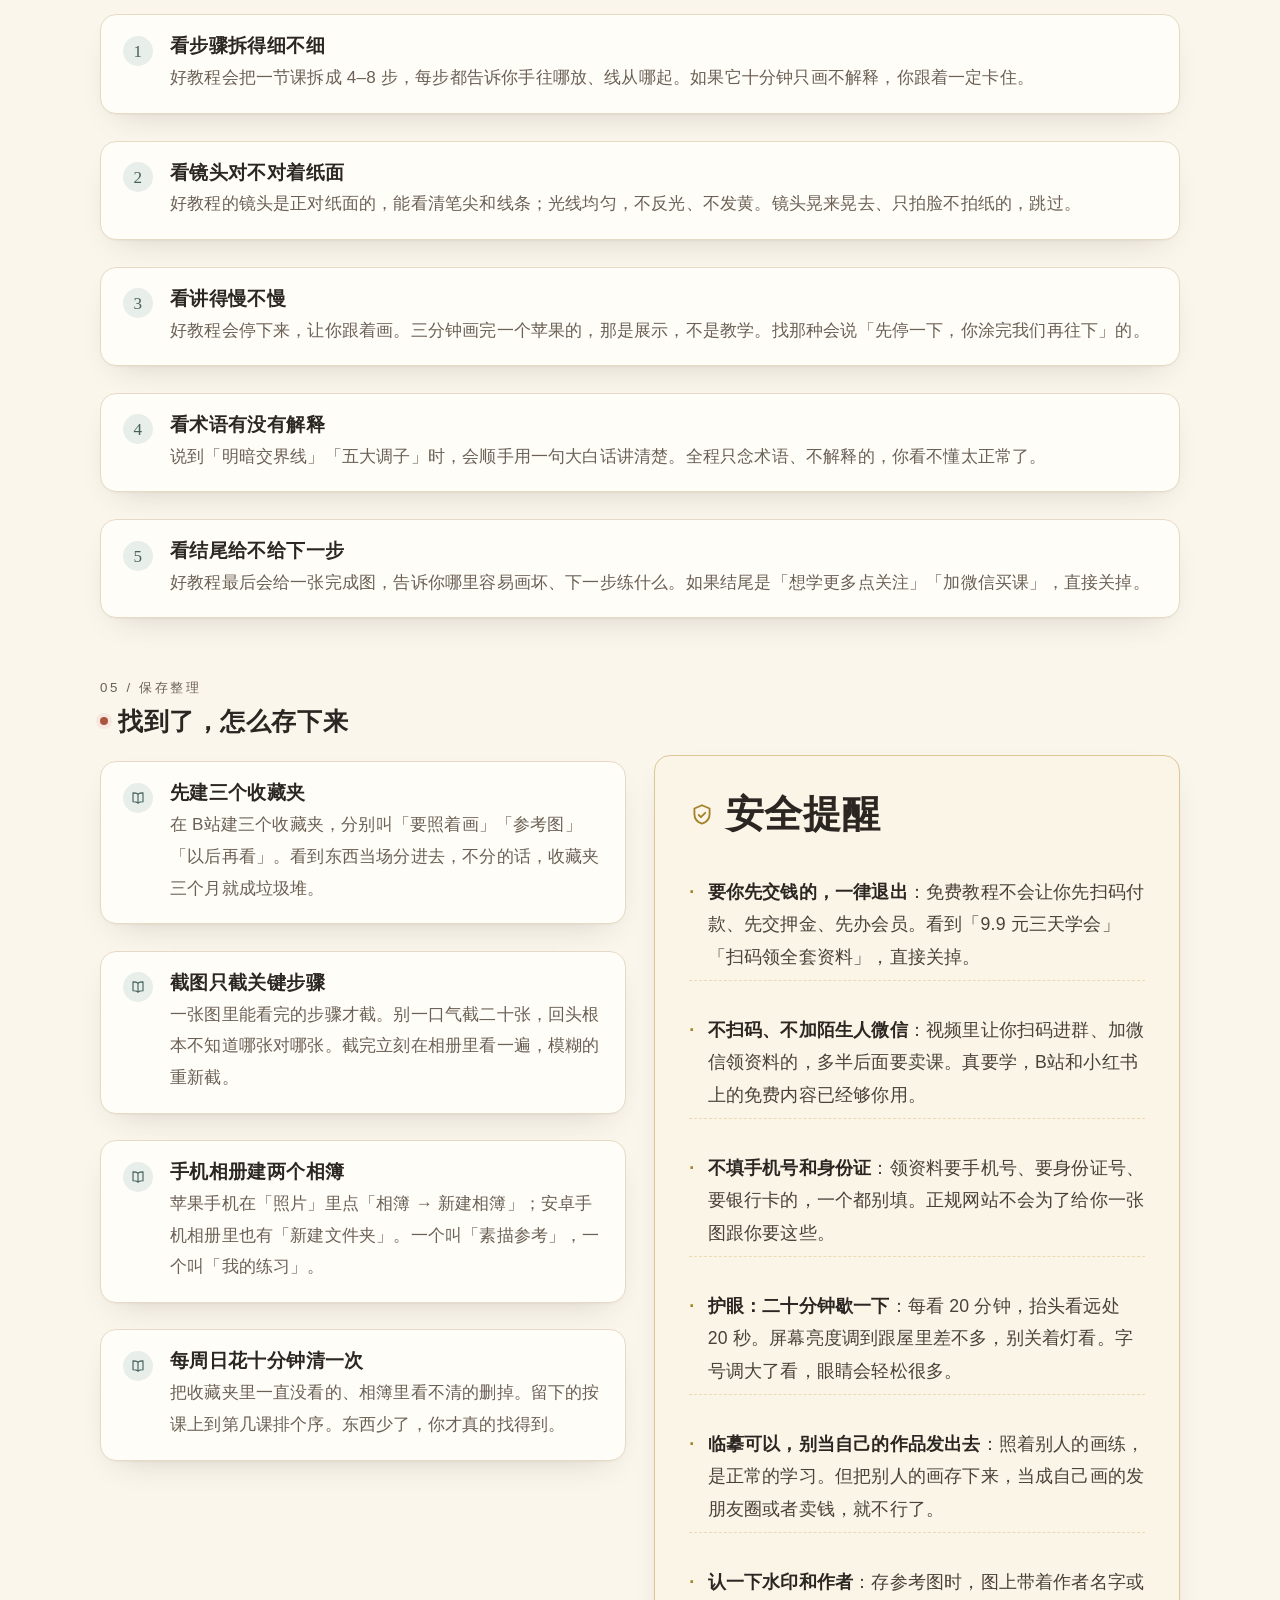
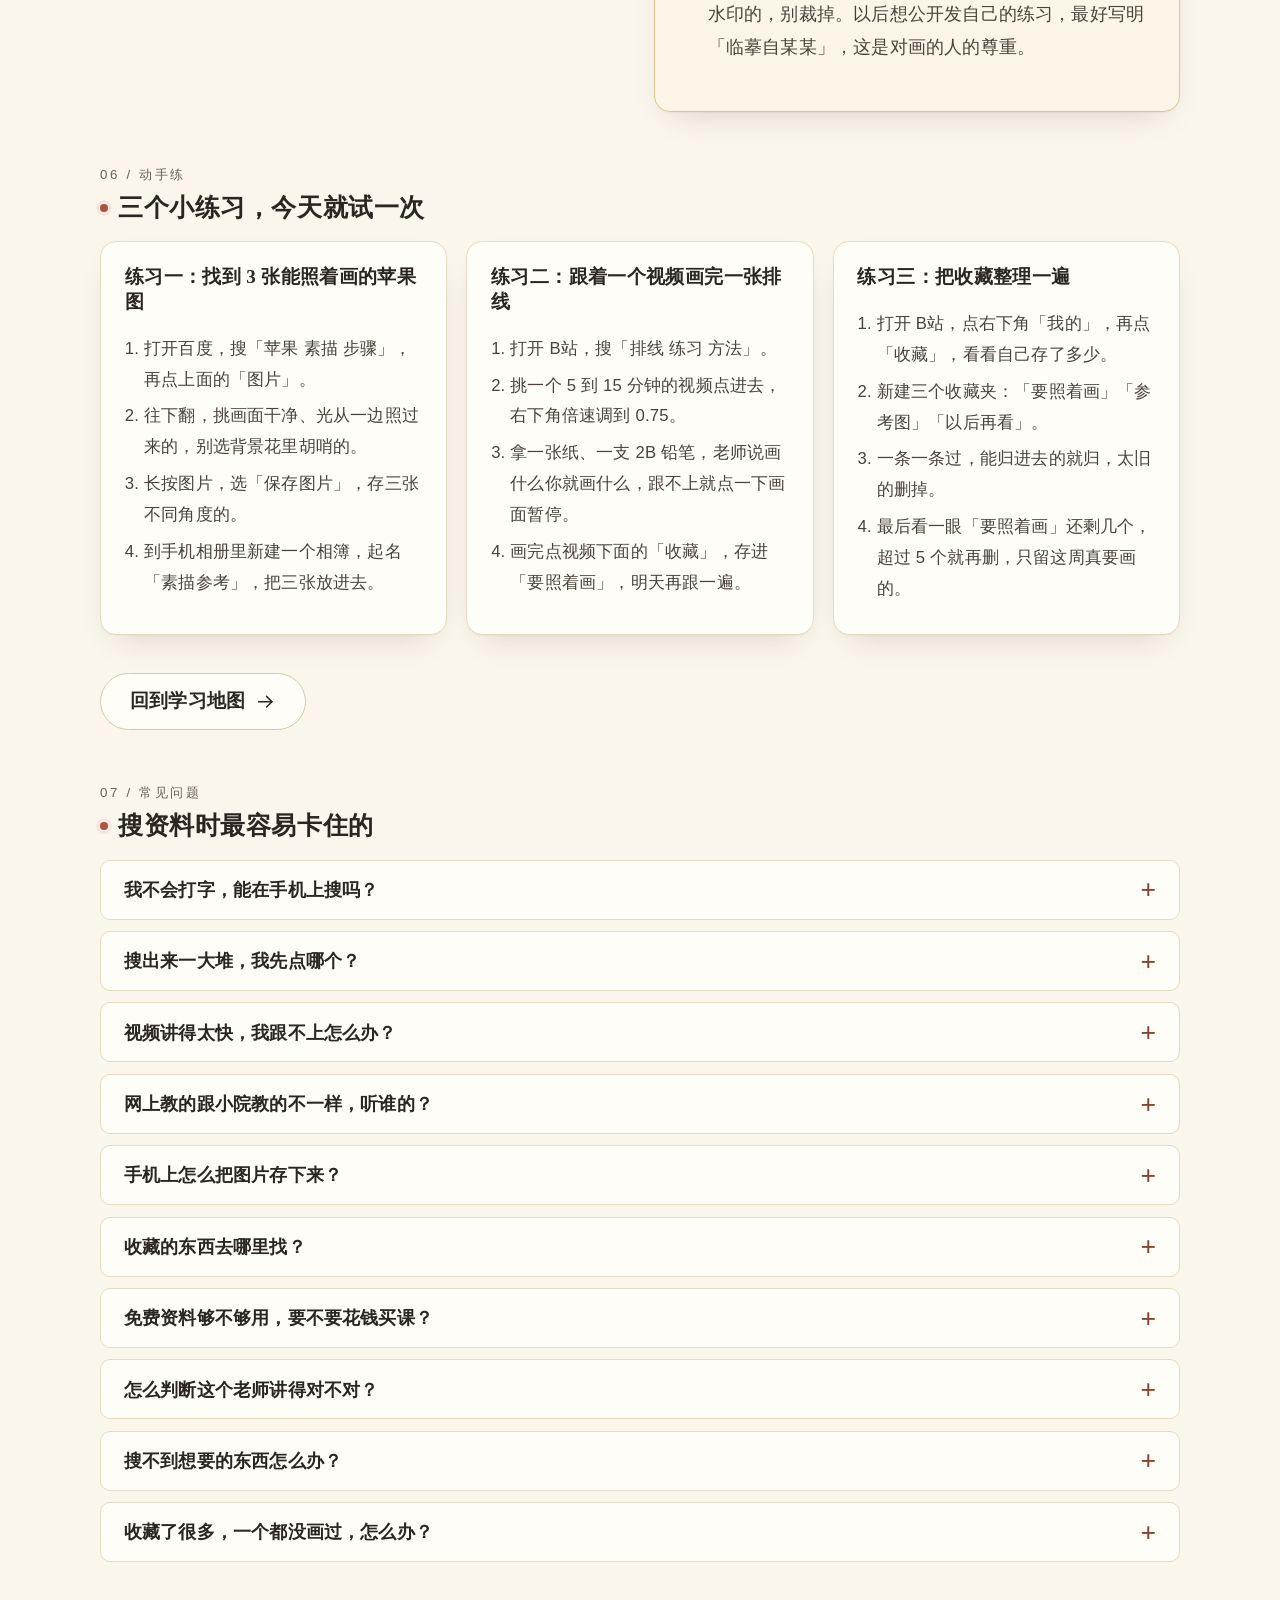
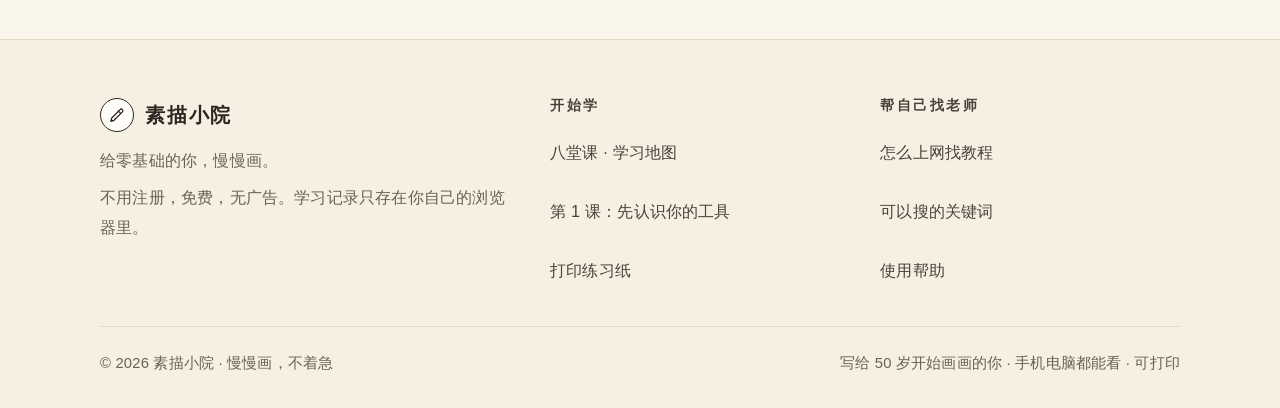
<file: search.html>
<!doctype html>
<html lang="zh-CN" data-fs="normal">
<head>
<meta charset="utf-8">
<meta name="viewport" content="width=device-width, initial-scale=1, viewport-fit=cover">
<title>学会上网找资料 · 素描小院</title>
<meta name="description" content="一步一步教你在 B站、小红书、抖音、百度上找素描教程和参考图：搜什么词、怎么判断好坏、怎么保存、怎么防骗。">
<meta name="theme-color" content="#fbf6ec">
<meta name="color-scheme" content="light dark">
<meta property="og:title" content="学会上网找资料 · 素描小院">
<meta property="og:description" content="一步一步教你在 B站、小红书、抖音、百度上找素描教程和参考图：搜什么词、怎么判断好坏、怎么保存、怎么防骗。">
<meta property="og:type" content="website">
<meta property="og:url" content="https://jarrettchen888.github.io/sketch-courtyard/">
<meta property="og:site_name" content="素描小院">
<link rel="apple-touch-icon" href="assets/img/apple-touch-icon.png">
<link rel="icon" href="data:image/svg+xml,%3Csvg xmlns='http://www.w3.org/2000/svg' viewBox='0 0 64 64'%3E%3Crect width='64' height='64' rx='14' fill='%23fbf6ec'/%3E%3Ccircle cx='32' cy='32' r='21' fill='none' stroke='%232b2622' stroke-width='3'/%3E%3Cpath d='M21 43l1.5-6 14-14a3.2 3.2 0 0 1 4.5 4.5l-14 14-6 1.5z' fill='none' stroke='%23a9553f' stroke-width='3' stroke-linejoin='round'/%3E%3C/svg%3E">
<link rel="manifest" href="manifest.webmanifest">
<link rel="stylesheet" href="assets/style.css">
<script>(function(){try{var d=document.documentElement;var f=localStorage.getItem('smxy.fs');if(f==='large'||f==='xlarge'){d.dataset.fs=f;}if(localStorage.getItem('smxy.theme')==='dark'){d.dataset.theme='dark';}}catch(e){}})();</script>
</head>
<body data-page="search">
<a class="skip-link" href="#main">跳到正文</a>
<header class="site-header">
  <div class="container header-inner">
    <a class="brand" href="index.html" aria-label="素描小院，回到首页">
      <span class="brand-mark" aria-hidden="true"><svg viewBox="0 0 24 24" fill="none" stroke="currentColor" stroke-width="1.7" stroke-linecap="round" stroke-linejoin="round" aria-hidden="true"><path d="M4 20l1-4L16.2 4.8a2.1 2.1 0 0 1 3 3L8 19l-4 1z"/><path d="M13.5 6.5l3 3"/><path d="M4 20l3.6-.6"/></svg></span>
      <span class="brand-text">素描小院<small>SLOW SKETCH</small></span>
    </a>
    <nav class="nav" aria-label="主导航">
      <a href="index.html">首页</a>
      <a href="map.html">学习地图</a>
      <a href="search.html" aria-current="page">学找资料</a>
      <a href="practice.html">练习纸</a>
      <a href="help.html">使用帮助</a>
      <span class="nav-progress"><a href="map.html">已学 <b data-progress-text>0</b>/8 课</a></span>
    </nav>
    <div class="header-tools">
      <button class="btn-fs" type="button" data-fs-toggle aria-label="字号：标准，点一下切换">字号：<span data-fs-label>标准</span></button>
      <button class="btn-icon" type="button" data-theme-toggle aria-label="切换到夜间模式" aria-pressed="false"><svg class="icon-moon" viewBox="0 0 24 24" fill="none" stroke="currentColor" stroke-width="1.7" stroke-linecap="round" stroke-linejoin="round" aria-hidden="true"><path d="M20.5 14.6A8.6 8.6 0 0 1 9.4 3.5a8.6 8.6 0 1 0 11.1 11.1z"/></svg><svg class="icon-sun" viewBox="0 0 24 24" fill="none" stroke="currentColor" stroke-width="1.7" stroke-linecap="round" stroke-linejoin="round" aria-hidden="true"><circle cx="12" cy="12" r="4"/><path d="M12 2.5v2.2M12 19.3v2.2M2.5 12h2.2M19.3 12h2.2M5.2 5.2l1.6 1.6M17.2 17.2l1.6 1.6M18.8 5.2l-1.6 1.6M6.8 17.2l-1.6 1.6"/></svg></button>
    </div>
  </div>
</header>
<main id="main" data-read-scope>
  <div class="container page-head">
    <p class="eyebrow">学会找资料</p>
    <h1>学会自己找老师</h1>
    <p class="lead">这一页教你做一件事：自己上网把想学的教程和参考图找回来。学会了，你就不用等别人发资料——想画苹果，几分钟就能找到十张能照着画的图；遇到看不懂的地方，也能自己搜到答案。下面从「搜什么词」开始，一步一步带你做。</p>
    <div class="read-row" style="margin-top:1.1rem">
      <button class="btn btn-secondary" type="button" data-read><svg viewBox="0 0 24 24" fill="none" stroke="currentColor" stroke-width="1.7" stroke-linecap="round" stroke-linejoin="round" aria-hidden="true"><path d="M4 10v4h3l4.5 3.2V6.8L7 10H4z"/><path d="M15.4 9.2a3.6 3.6 0 0 1 0 5.6"/><path d="M17.8 6.6a7.4 7.4 0 0 1 0 10.8"/></svg> 朗读这一页</button>
    </div>
  </div>

  <div class="container">
    <section class="block" aria-labelledby="h-four">
      <div class="block-num">01 / 搜索四步法</div>
      <h2 id="h-four"><span class="h-mark" aria-hidden="true"></span>找资料，就四步</h2>
      <div class="four-steps">
        <div class="card four-step">
          <div class="n">1</div>
          <h3>先想清楚要找什么</h3>
          <p>先别打开手机。想一想你现在卡在哪：是不知道怎么起稿，还是调子涂不黑。把这句话缩成几个词，比如「苹果 素描 步骤」。想得越具体，搜出来的东西越有用，翻半天找不到，多半是没想清楚。</p>
        </div>
        <div class="card four-step">
          <div class="n">2</div>
          <h3>换成关键词去搜</h3>
          <p>把要画的东西加上你要的答案，中间空一格，就是关键词。比如「正方体 透视 画法」。第一次搜不到就换词：把「怎么画」换成「步骤」，把「素描画」换成「铅笔画」。换三次，基本都能搜到。</p>
        </div>
        <div class="card four-step">
          <div class="n">3</div>
          <h3>先看标题，别急着点</h3>
          <p>一页结果里先扫标题和封面，挑两三个看起来讲得慢、画面清楚的。注意看时长：5 到 15 分钟的最适合跟着画；两三分钟的多半只讲一个点，不够用；标着「100 集合集」的，先别碰。</p>
        </div>
        <div class="card four-step">
          <div class="n">4</div>
          <h3>看三十秒再决定</h3>
          <p>点开先看前三十秒。如果镜头正对着纸面、老师在说这一步要做什么，就留下。如果一直在说话不画、镜头乱晃、画面发虚，就退出去换一个。前三十秒就能判断，不浪费你的时间。</p>
        </div>
      </div>
    </section>

    <section class="block" id="keywords" aria-labelledby="h-kw">
      <div class="block-num">02 / 关键词表</div>
      <h2 id="h-kw"><span class="h-mark" aria-hidden="true"></span>不知道搜什么？照这个表打</h2>
      <p class="kw-hint">先在下面选一个平台，再点关键词，就能直接打开搜索。搜索框里已经帮你填好了字，不用自己打字。</p>
      <div class="tabs" role="group" aria-label="选择搜索平台">
        <button class="tab" type="button" id="ptab-0" aria-pressed="true" data-platform-tab data-platform-name="哔哩哔哩（B站）" data-url-template="https://search.bilibili.com/all?keyword={q}">B站</button>
        <button class="tab" type="button" id="ptab-1" aria-pressed="false" data-platform-tab data-platform-name="小红书" data-url-template="https://www.xiaohongshu.com/search_result?keyword={q}">小红书</button>
        <button class="tab" type="button" id="ptab-2" aria-pressed="false" data-platform-tab data-platform-name="抖音" data-url-template="https://www.douyin.com/search/{q}">抖音</button>
        <button class="tab" type="button" id="ptab-3" aria-pressed="false" data-platform-tab data-platform-name="百度" data-url-template="https://www.baidu.com/s?wd={q}">百度</button>
        <button class="tab" type="button" id="ptab-4" aria-pressed="false" data-platform-tab data-platform-name="知乎" data-url-template="https://www.zhihu.com/search?type=content&amp;q={q}">知乎</button>
      </div>
      <div class="kw-stage">
        <h3><span class="badge">第 1–2 课：工具和排线</span></h3>
        <div class="kw-list">
          <a class="kw" href="https://search.bilibili.com/all?keyword=%E7%B4%A0%E6%8F%8F%20%E9%9B%B6%E5%9F%BA%E7%A1%80%20%E5%85%A5%E9%97%A8" target="_blank" rel="noopener" data-q="素描 零基础 入门" data-links="{&quot;哔哩哔哩（B站）&quot;:&quot;https://search.bilibili.com/all?keyword=%E7%B4%A0%E6%8F%8F%20%E9%9B%B6%E5%9F%BA%E7%A1%80%20%E5%85%A5%E9%97%A8&quot;,&quot;小红书&quot;:&quot;https://www.xiaohongshu.com/search_result?keyword=%E7%B4%A0%E6%8F%8F%20%E9%9B%B6%E5%9F%BA%E7%A1%80%20%E5%85%A5%E9%97%A8&quot;,&quot;抖音&quot;:&quot;https://www.douyin.com/search/%E7%B4%A0%E6%8F%8F%20%E9%9B%B6%E5%9F%BA%E7%A1%80%20%E5%85%A5%E9%97%A8&quot;,&quot;百度&quot;:&quot;https://www.baidu.com/s?wd=%E7%B4%A0%E6%8F%8F%20%E9%9B%B6%E5%9F%BA%E7%A1%80%20%E5%85%A5%E9%97%A8&quot;,&quot;知乎&quot;:&quot;https://www.zhihu.com/search?type=content&amp;q=%E7%B4%A0%E6%8F%8F%20%E9%9B%B6%E5%9F%BA%E7%A1%80%20%E5%85%A5%E9%97%A8&quot;}">素描 零基础 入门 <svg viewBox="0 0 24 24" fill="none" stroke="currentColor" stroke-width="1.7" stroke-linecap="round" stroke-linejoin="round" aria-hidden="true"><circle cx="11" cy="11" r="6.2"/><path d="M15.6 15.6L21 21"/></svg></a>
          <a class="kw" href="https://search.bilibili.com/all?keyword=%E7%B4%A0%E6%8F%8F%20%E6%8F%A1%E7%AC%94%20%E5%A7%BF%E5%8A%BF" target="_blank" rel="noopener" data-q="素描 握笔 姿势" data-links="{&quot;哔哩哔哩（B站）&quot;:&quot;https://search.bilibili.com/all?keyword=%E7%B4%A0%E6%8F%8F%20%E6%8F%A1%E7%AC%94%20%E5%A7%BF%E5%8A%BF&quot;,&quot;小红书&quot;:&quot;https://www.xiaohongshu.com/search_result?keyword=%E7%B4%A0%E6%8F%8F%20%E6%8F%A1%E7%AC%94%20%E5%A7%BF%E5%8A%BF&quot;,&quot;抖音&quot;:&quot;https://www.douyin.com/search/%E7%B4%A0%E6%8F%8F%20%E6%8F%A1%E7%AC%94%20%E5%A7%BF%E5%8A%BF&quot;,&quot;百度&quot;:&quot;https://www.baidu.com/s?wd=%E7%B4%A0%E6%8F%8F%20%E6%8F%A1%E7%AC%94%20%E5%A7%BF%E5%8A%BF&quot;,&quot;知乎&quot;:&quot;https://www.zhihu.com/search?type=content&amp;q=%E7%B4%A0%E6%8F%8F%20%E6%8F%A1%E7%AC%94%20%E5%A7%BF%E5%8A%BF&quot;}">素描 握笔 姿势 <svg viewBox="0 0 24 24" fill="none" stroke="currentColor" stroke-width="1.7" stroke-linecap="round" stroke-linejoin="round" aria-hidden="true"><circle cx="11" cy="11" r="6.2"/><path d="M15.6 15.6L21 21"/></svg></a>
          <a class="kw" href="https://search.bilibili.com/all?keyword=%E6%8E%92%E7%BA%BF%20%E7%BB%83%E4%B9%A0%20%E6%96%B9%E6%B3%95" target="_blank" rel="noopener" data-q="排线 练习 方法" data-links="{&quot;哔哩哔哩（B站）&quot;:&quot;https://search.bilibili.com/all?keyword=%E6%8E%92%E7%BA%BF%20%E7%BB%83%E4%B9%A0%20%E6%96%B9%E6%B3%95&quot;,&quot;小红书&quot;:&quot;https://www.xiaohongshu.com/search_result?keyword=%E6%8E%92%E7%BA%BF%20%E7%BB%83%E4%B9%A0%20%E6%96%B9%E6%B3%95&quot;,&quot;抖音&quot;:&quot;https://www.douyin.com/search/%E6%8E%92%E7%BA%BF%20%E7%BB%83%E4%B9%A0%20%E6%96%B9%E6%B3%95&quot;,&quot;百度&quot;:&quot;https://www.baidu.com/s?wd=%E6%8E%92%E7%BA%BF%20%E7%BB%83%E4%B9%A0%20%E6%96%B9%E6%B3%95&quot;,&quot;知乎&quot;:&quot;https://www.zhihu.com/search?type=content&amp;q=%E6%8E%92%E7%BA%BF%20%E7%BB%83%E4%B9%A0%20%E6%96%B9%E6%B3%95&quot;}">排线 练习 方法 <svg viewBox="0 0 24 24" fill="none" stroke="currentColor" stroke-width="1.7" stroke-linecap="round" stroke-linejoin="round" aria-hidden="true"><circle cx="11" cy="11" r="6.2"/><path d="M15.6 15.6L21 21"/></svg></a>
          <a class="kw" href="https://search.bilibili.com/all?keyword=2B%204B%20%E9%93%85%E7%AC%94%20%E5%8C%BA%E5%88%AB" target="_blank" rel="noopener" data-q="2B 4B 铅笔 区别" data-links="{&quot;哔哩哔哩（B站）&quot;:&quot;https://search.bilibili.com/all?keyword=2B%204B%20%E9%93%85%E7%AC%94%20%E5%8C%BA%E5%88%AB&quot;,&quot;小红书&quot;:&quot;https://www.xiaohongshu.com/search_result?keyword=2B%204B%20%E9%93%85%E7%AC%94%20%E5%8C%BA%E5%88%AB&quot;,&quot;抖音&quot;:&quot;https://www.douyin.com/search/2B%204B%20%E9%93%85%E7%AC%94%20%E5%8C%BA%E5%88%AB&quot;,&quot;百度&quot;:&quot;https://www.baidu.com/s?wd=2B%204B%20%E9%93%85%E7%AC%94%20%E5%8C%BA%E5%88%AB&quot;,&quot;知乎&quot;:&quot;https://www.zhihu.com/search?type=content&amp;q=2B%204B%20%E9%93%85%E7%AC%94%20%E5%8C%BA%E5%88%AB&quot;}">2B 4B 铅笔 区别 <svg viewBox="0 0 24 24" fill="none" stroke="currentColor" stroke-width="1.7" stroke-linecap="round" stroke-linejoin="round" aria-hidden="true"><circle cx="11" cy="11" r="6.2"/><path d="M15.6 15.6L21 21"/></svg></a>
          <a class="kw" href="https://search.bilibili.com/all?keyword=%E7%B4%A0%E6%8F%8F%20%E6%96%B0%E6%89%8B%20%E5%B7%A5%E5%85%B7" target="_blank" rel="noopener" data-q="素描 新手 工具" data-links="{&quot;哔哩哔哩（B站）&quot;:&quot;https://search.bilibili.com/all?keyword=%E7%B4%A0%E6%8F%8F%20%E6%96%B0%E6%89%8B%20%E5%B7%A5%E5%85%B7&quot;,&quot;小红书&quot;:&quot;https://www.xiaohongshu.com/search_result?keyword=%E7%B4%A0%E6%8F%8F%20%E6%96%B0%E6%89%8B%20%E5%B7%A5%E5%85%B7&quot;,&quot;抖音&quot;:&quot;https://www.douyin.com/search/%E7%B4%A0%E6%8F%8F%20%E6%96%B0%E6%89%8B%20%E5%B7%A5%E5%85%B7&quot;,&quot;百度&quot;:&quot;https://www.baidu.com/s?wd=%E7%B4%A0%E6%8F%8F%20%E6%96%B0%E6%89%8B%20%E5%B7%A5%E5%85%B7&quot;,&quot;知乎&quot;:&quot;https://www.zhihu.com/search?type=content&amp;q=%E7%B4%A0%E6%8F%8F%20%E6%96%B0%E6%89%8B%20%E5%B7%A5%E5%85%B7&quot;}">素描 新手 工具 <svg viewBox="0 0 24 24" fill="none" stroke="currentColor" stroke-width="1.7" stroke-linecap="round" stroke-linejoin="round" aria-hidden="true"><circle cx="11" cy="11" r="6.2"/><path d="M15.6 15.6L21 21"/></svg></a>
        </div>
      </div>
      <div class="kw-stage">
        <h3><span class="badge">第 3–4 课：方块和球</span></h3>
        <div class="kw-list">
          <a class="kw" href="https://search.bilibili.com/all?keyword=%E6%AD%A3%E6%96%B9%E4%BD%93%20%E7%B4%A0%E6%8F%8F%20%E6%AD%A5%E9%AA%A4" target="_blank" rel="noopener" data-q="正方体 素描 步骤" data-links="{&quot;哔哩哔哩（B站）&quot;:&quot;https://search.bilibili.com/all?keyword=%E6%AD%A3%E6%96%B9%E4%BD%93%20%E7%B4%A0%E6%8F%8F%20%E6%AD%A5%E9%AA%A4&quot;,&quot;小红书&quot;:&quot;https://www.xiaohongshu.com/search_result?keyword=%E6%AD%A3%E6%96%B9%E4%BD%93%20%E7%B4%A0%E6%8F%8F%20%E6%AD%A5%E9%AA%A4&quot;,&quot;抖音&quot;:&quot;https://www.douyin.com/search/%E6%AD%A3%E6%96%B9%E4%BD%93%20%E7%B4%A0%E6%8F%8F%20%E6%AD%A5%E9%AA%A4&quot;,&quot;百度&quot;:&quot;https://www.baidu.com/s?wd=%E6%AD%A3%E6%96%B9%E4%BD%93%20%E7%B4%A0%E6%8F%8F%20%E6%AD%A5%E9%AA%A4&quot;,&quot;知乎&quot;:&quot;https://www.zhihu.com/search?type=content&amp;q=%E6%AD%A3%E6%96%B9%E4%BD%93%20%E7%B4%A0%E6%8F%8F%20%E6%AD%A5%E9%AA%A4&quot;}">正方体 素描 步骤 <svg viewBox="0 0 24 24" fill="none" stroke="currentColor" stroke-width="1.7" stroke-linecap="round" stroke-linejoin="round" aria-hidden="true"><circle cx="11" cy="11" r="6.2"/><path d="M15.6 15.6L21 21"/></svg></a>
          <a class="kw" href="https://search.bilibili.com/all?keyword=%E4%B8%80%E7%82%B9%E9%80%8F%E8%A7%86%20%E6%80%8E%E4%B9%88%E7%94%BB" target="_blank" rel="noopener" data-q="一点透视 怎么画" data-links="{&quot;哔哩哔哩（B站）&quot;:&quot;https://search.bilibili.com/all?keyword=%E4%B8%80%E7%82%B9%E9%80%8F%E8%A7%86%20%E6%80%8E%E4%B9%88%E7%94%BB&quot;,&quot;小红书&quot;:&quot;https://www.xiaohongshu.com/search_result?keyword=%E4%B8%80%E7%82%B9%E9%80%8F%E8%A7%86%20%E6%80%8E%E4%B9%88%E7%94%BB&quot;,&quot;抖音&quot;:&quot;https://www.douyin.com/search/%E4%B8%80%E7%82%B9%E9%80%8F%E8%A7%86%20%E6%80%8E%E4%B9%88%E7%94%BB&quot;,&quot;百度&quot;:&quot;https://www.baidu.com/s?wd=%E4%B8%80%E7%82%B9%E9%80%8F%E8%A7%86%20%E6%80%8E%E4%B9%88%E7%94%BB&quot;,&quot;知乎&quot;:&quot;https://www.zhihu.com/search?type=content&amp;q=%E4%B8%80%E7%82%B9%E9%80%8F%E8%A7%86%20%E6%80%8E%E4%B9%88%E7%94%BB&quot;}">一点透视 怎么画 <svg viewBox="0 0 24 24" fill="none" stroke="currentColor" stroke-width="1.7" stroke-linecap="round" stroke-linejoin="round" aria-hidden="true"><circle cx="11" cy="11" r="6.2"/><path d="M15.6 15.6L21 21"/></svg></a>
          <a class="kw" href="https://search.bilibili.com/all?keyword=%E7%90%83%E4%BD%93%20%E7%B4%A0%E6%8F%8F%20%E6%AD%A5%E9%AA%A4" target="_blank" rel="noopener" data-q="球体 素描 步骤" data-links="{&quot;哔哩哔哩（B站）&quot;:&quot;https://search.bilibili.com/all?keyword=%E7%90%83%E4%BD%93%20%E7%B4%A0%E6%8F%8F%20%E6%AD%A5%E9%AA%A4&quot;,&quot;小红书&quot;:&quot;https://www.xiaohongshu.com/search_result?keyword=%E7%90%83%E4%BD%93%20%E7%B4%A0%E6%8F%8F%20%E6%AD%A5%E9%AA%A4&quot;,&quot;抖音&quot;:&quot;https://www.douyin.com/search/%E7%90%83%E4%BD%93%20%E7%B4%A0%E6%8F%8F%20%E6%AD%A5%E9%AA%A4&quot;,&quot;百度&quot;:&quot;https://www.baidu.com/s?wd=%E7%90%83%E4%BD%93%20%E7%B4%A0%E6%8F%8F%20%E6%AD%A5%E9%AA%A4&quot;,&quot;知乎&quot;:&quot;https://www.zhihu.com/search?type=content&amp;q=%E7%90%83%E4%BD%93%20%E7%B4%A0%E6%8F%8F%20%E6%AD%A5%E9%AA%A4&quot;}">球体 素描 步骤 <svg viewBox="0 0 24 24" fill="none" stroke="currentColor" stroke-width="1.7" stroke-linecap="round" stroke-linejoin="round" aria-hidden="true"><circle cx="11" cy="11" r="6.2"/><path d="M15.6 15.6L21 21"/></svg></a>
          <a class="kw" href="https://search.bilibili.com/all?keyword=%E6%A4%AD%E5%9C%86%20%E7%94%BB%E6%B3%95%20%E7%B4%A0%E6%8F%8F" target="_blank" rel="noopener" data-q="椭圆 画法 素描" data-links="{&quot;哔哩哔哩（B站）&quot;:&quot;https://search.bilibili.com/all?keyword=%E6%A4%AD%E5%9C%86%20%E7%94%BB%E6%B3%95%20%E7%B4%A0%E6%8F%8F&quot;,&quot;小红书&quot;:&quot;https://www.xiaohongshu.com/search_result?keyword=%E6%A4%AD%E5%9C%86%20%E7%94%BB%E6%B3%95%20%E7%B4%A0%E6%8F%8F&quot;,&quot;抖音&quot;:&quot;https://www.douyin.com/search/%E6%A4%AD%E5%9C%86%20%E7%94%BB%E6%B3%95%20%E7%B4%A0%E6%8F%8F&quot;,&quot;百度&quot;:&quot;https://www.baidu.com/s?wd=%E6%A4%AD%E5%9C%86%20%E7%94%BB%E6%B3%95%20%E7%B4%A0%E6%8F%8F&quot;,&quot;知乎&quot;:&quot;https://www.zhihu.com/search?type=content&amp;q=%E6%A4%AD%E5%9C%86%20%E7%94%BB%E6%B3%95%20%E7%B4%A0%E6%8F%8F&quot;}">椭圆 画法 素描 <svg viewBox="0 0 24 24" fill="none" stroke="currentColor" stroke-width="1.7" stroke-linecap="round" stroke-linejoin="round" aria-hidden="true"><circle cx="11" cy="11" r="6.2"/><path d="M15.6 15.6L21 21"/></svg></a>
        </div>
      </div>
      <div class="kw-stage">
        <h3><span class="badge">第 5–6 课：明暗和圆柱</span></h3>
        <div class="kw-list">
          <a class="kw" href="https://search.bilibili.com/all?keyword=%E7%B4%A0%E6%8F%8F%20%E6%98%8E%E6%9A%97%E4%BA%A4%E7%95%8C%E7%BA%BF" target="_blank" rel="noopener" data-q="素描 明暗交界线" data-links="{&quot;哔哩哔哩（B站）&quot;:&quot;https://search.bilibili.com/all?keyword=%E7%B4%A0%E6%8F%8F%20%E6%98%8E%E6%9A%97%E4%BA%A4%E7%95%8C%E7%BA%BF&quot;,&quot;小红书&quot;:&quot;https://www.xiaohongshu.com/search_result?keyword=%E7%B4%A0%E6%8F%8F%20%E6%98%8E%E6%9A%97%E4%BA%A4%E7%95%8C%E7%BA%BF&quot;,&quot;抖音&quot;:&quot;https://www.douyin.com/search/%E7%B4%A0%E6%8F%8F%20%E6%98%8E%E6%9A%97%E4%BA%A4%E7%95%8C%E7%BA%BF&quot;,&quot;百度&quot;:&quot;https://www.baidu.com/s?wd=%E7%B4%A0%E6%8F%8F%20%E6%98%8E%E6%9A%97%E4%BA%A4%E7%95%8C%E7%BA%BF&quot;,&quot;知乎&quot;:&quot;https://www.zhihu.com/search?type=content&amp;q=%E7%B4%A0%E6%8F%8F%20%E6%98%8E%E6%9A%97%E4%BA%A4%E7%95%8C%E7%BA%BF&quot;}">素描 明暗交界线 <svg viewBox="0 0 24 24" fill="none" stroke="currentColor" stroke-width="1.7" stroke-linecap="round" stroke-linejoin="round" aria-hidden="true"><circle cx="11" cy="11" r="6.2"/><path d="M15.6 15.6L21 21"/></svg></a>
          <a class="kw" href="https://search.bilibili.com/all?keyword=%E7%B4%A0%E6%8F%8F%20%E4%BA%94%E5%A4%A7%E8%B0%83%E5%AD%90" target="_blank" rel="noopener" data-q="素描 五大调子" data-links="{&quot;哔哩哔哩（B站）&quot;:&quot;https://search.bilibili.com/all?keyword=%E7%B4%A0%E6%8F%8F%20%E4%BA%94%E5%A4%A7%E8%B0%83%E5%AD%90&quot;,&quot;小红书&quot;:&quot;https://www.xiaohongshu.com/search_result?keyword=%E7%B4%A0%E6%8F%8F%20%E4%BA%94%E5%A4%A7%E8%B0%83%E5%AD%90&quot;,&quot;抖音&quot;:&quot;https://www.douyin.com/search/%E7%B4%A0%E6%8F%8F%20%E4%BA%94%E5%A4%A7%E8%B0%83%E5%AD%90&quot;,&quot;百度&quot;:&quot;https://www.baidu.com/s?wd=%E7%B4%A0%E6%8F%8F%20%E4%BA%94%E5%A4%A7%E8%B0%83%E5%AD%90&quot;,&quot;知乎&quot;:&quot;https://www.zhihu.com/search?type=content&amp;q=%E7%B4%A0%E6%8F%8F%20%E4%BA%94%E5%A4%A7%E8%B0%83%E5%AD%90&quot;}">素描 五大调子 <svg viewBox="0 0 24 24" fill="none" stroke="currentColor" stroke-width="1.7" stroke-linecap="round" stroke-linejoin="round" aria-hidden="true"><circle cx="11" cy="11" r="6.2"/><path d="M15.6 15.6L21 21"/></svg></a>
          <a class="kw" href="https://search.bilibili.com/all?keyword=%E5%9C%86%E6%9F%B1%20%E7%B4%A0%E6%8F%8F%20%E6%AD%A5%E9%AA%A4" target="_blank" rel="noopener" data-q="圆柱 素描 步骤" data-links="{&quot;哔哩哔哩（B站）&quot;:&quot;https://search.bilibili.com/all?keyword=%E5%9C%86%E6%9F%B1%20%E7%B4%A0%E6%8F%8F%20%E6%AD%A5%E9%AA%A4&quot;,&quot;小红书&quot;:&quot;https://www.xiaohongshu.com/search_result?keyword=%E5%9C%86%E6%9F%B1%20%E7%B4%A0%E6%8F%8F%20%E6%AD%A5%E9%AA%A4&quot;,&quot;抖音&quot;:&quot;https://www.douyin.com/search/%E5%9C%86%E6%9F%B1%20%E7%B4%A0%E6%8F%8F%20%E6%AD%A5%E9%AA%A4&quot;,&quot;百度&quot;:&quot;https://www.baidu.com/s?wd=%E5%9C%86%E6%9F%B1%20%E7%B4%A0%E6%8F%8F%20%E6%AD%A5%E9%AA%A4&quot;,&quot;知乎&quot;:&quot;https://www.zhihu.com/search?type=content&amp;q=%E5%9C%86%E6%9F%B1%20%E7%B4%A0%E6%8F%8F%20%E6%AD%A5%E9%AA%A4&quot;}">圆柱 素描 步骤 <svg viewBox="0 0 24 24" fill="none" stroke="currentColor" stroke-width="1.7" stroke-linecap="round" stroke-linejoin="round" aria-hidden="true"><circle cx="11" cy="11" r="6.2"/><path d="M15.6 15.6L21 21"/></svg></a>
          <a class="kw" href="https://search.bilibili.com/all?keyword=%E6%8A%95%E5%BD%B1%20%E6%80%8E%E4%B9%88%E7%94%BB" target="_blank" rel="noopener" data-q="投影 怎么画" data-links="{&quot;哔哩哔哩（B站）&quot;:&quot;https://search.bilibili.com/all?keyword=%E6%8A%95%E5%BD%B1%20%E6%80%8E%E4%B9%88%E7%94%BB&quot;,&quot;小红书&quot;:&quot;https://www.xiaohongshu.com/search_result?keyword=%E6%8A%95%E5%BD%B1%20%E6%80%8E%E4%B9%88%E7%94%BB&quot;,&quot;抖音&quot;:&quot;https://www.douyin.com/search/%E6%8A%95%E5%BD%B1%20%E6%80%8E%E4%B9%88%E7%94%BB&quot;,&quot;百度&quot;:&quot;https://www.baidu.com/s?wd=%E6%8A%95%E5%BD%B1%20%E6%80%8E%E4%B9%88%E7%94%BB&quot;,&quot;知乎&quot;:&quot;https://www.zhihu.com/search?type=content&amp;q=%E6%8A%95%E5%BD%B1%20%E6%80%8E%E4%B9%88%E7%94%BB&quot;}">投影 怎么画 <svg viewBox="0 0 24 24" fill="none" stroke="currentColor" stroke-width="1.7" stroke-linecap="round" stroke-linejoin="round" aria-hidden="true"><circle cx="11" cy="11" r="6.2"/><path d="M15.6 15.6L21 21"/></svg></a>
        </div>
      </div>
      <div class="kw-stage">
        <h3><span class="badge">第 7–8 课：静物和花</span></h3>
        <div class="kw-list">
          <a class="kw" href="https://search.bilibili.com/all?keyword=%E8%8B%B9%E6%9E%9C%20%E7%B4%A0%E6%8F%8F%20%E6%AD%A5%E9%AA%A4" target="_blank" rel="noopener" data-q="苹果 素描 步骤" data-links="{&quot;哔哩哔哩（B站）&quot;:&quot;https://search.bilibili.com/all?keyword=%E8%8B%B9%E6%9E%9C%20%E7%B4%A0%E6%8F%8F%20%E6%AD%A5%E9%AA%A4&quot;,&quot;小红书&quot;:&quot;https://www.xiaohongshu.com/search_result?keyword=%E8%8B%B9%E6%9E%9C%20%E7%B4%A0%E6%8F%8F%20%E6%AD%A5%E9%AA%A4&quot;,&quot;抖音&quot;:&quot;https://www.douyin.com/search/%E8%8B%B9%E6%9E%9C%20%E7%B4%A0%E6%8F%8F%20%E6%AD%A5%E9%AA%A4&quot;,&quot;百度&quot;:&quot;https://www.baidu.com/s?wd=%E8%8B%B9%E6%9E%9C%20%E7%B4%A0%E6%8F%8F%20%E6%AD%A5%E9%AA%A4&quot;,&quot;知乎&quot;:&quot;https://www.zhihu.com/search?type=content&amp;q=%E8%8B%B9%E6%9E%9C%20%E7%B4%A0%E6%8F%8F%20%E6%AD%A5%E9%AA%A4&quot;}">苹果 素描 步骤 <svg viewBox="0 0 24 24" fill="none" stroke="currentColor" stroke-width="1.7" stroke-linecap="round" stroke-linejoin="round" aria-hidden="true"><circle cx="11" cy="11" r="6.2"/><path d="M15.6 15.6L21 21"/></svg></a>
          <a class="kw" href="https://search.bilibili.com/all?keyword=%E9%9D%99%E7%89%A9%E7%BB%84%E5%90%88%20%E7%B4%A0%E6%8F%8F%20%E6%AD%A5%E9%AA%A4" target="_blank" rel="noopener" data-q="静物组合 素描 步骤" data-links="{&quot;哔哩哔哩（B站）&quot;:&quot;https://search.bilibili.com/all?keyword=%E9%9D%99%E7%89%A9%E7%BB%84%E5%90%88%20%E7%B4%A0%E6%8F%8F%20%E6%AD%A5%E9%AA%A4&quot;,&quot;小红书&quot;:&quot;https://www.xiaohongshu.com/search_result?keyword=%E9%9D%99%E7%89%A9%E7%BB%84%E5%90%88%20%E7%B4%A0%E6%8F%8F%20%E6%AD%A5%E9%AA%A4&quot;,&quot;抖音&quot;:&quot;https://www.douyin.com/search/%E9%9D%99%E7%89%A9%E7%BB%84%E5%90%88%20%E7%B4%A0%E6%8F%8F%20%E6%AD%A5%E9%AA%A4&quot;,&quot;百度&quot;:&quot;https://www.baidu.com/s?wd=%E9%9D%99%E7%89%A9%E7%BB%84%E5%90%88%20%E7%B4%A0%E6%8F%8F%20%E6%AD%A5%E9%AA%A4&quot;,&quot;知乎&quot;:&quot;https://www.zhihu.com/search?type=content&amp;q=%E9%9D%99%E7%89%A9%E7%BB%84%E5%90%88%20%E7%B4%A0%E6%8F%8F%20%E6%AD%A5%E9%AA%A4&quot;}">静物组合 素描 步骤 <svg viewBox="0 0 24 24" fill="none" stroke="currentColor" stroke-width="1.7" stroke-linecap="round" stroke-linejoin="round" aria-hidden="true"><circle cx="11" cy="11" r="6.2"/><path d="M15.6 15.6L21 21"/></svg></a>
          <a class="kw" href="https://search.bilibili.com/all?keyword=%E8%8A%B1%E6%9C%B5%20%E7%B4%A0%E6%8F%8F%20%E6%AD%A5%E9%AA%A4" target="_blank" rel="noopener" data-q="花朵 素描 步骤" data-links="{&quot;哔哩哔哩（B站）&quot;:&quot;https://search.bilibili.com/all?keyword=%E8%8A%B1%E6%9C%B5%20%E7%B4%A0%E6%8F%8F%20%E6%AD%A5%E9%AA%A4&quot;,&quot;小红书&quot;:&quot;https://www.xiaohongshu.com/search_result?keyword=%E8%8A%B1%E6%9C%B5%20%E7%B4%A0%E6%8F%8F%20%E6%AD%A5%E9%AA%A4&quot;,&quot;抖音&quot;:&quot;https://www.douyin.com/search/%E8%8A%B1%E6%9C%B5%20%E7%B4%A0%E6%8F%8F%20%E6%AD%A5%E9%AA%A4&quot;,&quot;百度&quot;:&quot;https://www.baidu.com/s?wd=%E8%8A%B1%E6%9C%B5%20%E7%B4%A0%E6%8F%8F%20%E6%AD%A5%E9%AA%A4&quot;,&quot;知乎&quot;:&quot;https://www.zhihu.com/search?type=content&amp;q=%E8%8A%B1%E6%9C%B5%20%E7%B4%A0%E6%8F%8F%20%E6%AD%A5%E9%AA%A4&quot;}">花朵 素描 步骤 <svg viewBox="0 0 24 24" fill="none" stroke="currentColor" stroke-width="1.7" stroke-linecap="round" stroke-linejoin="round" aria-hidden="true"><circle cx="11" cy="11" r="6.2"/><path d="M15.6 15.6L21 21"/></svg></a>
          <a class="kw" href="https://search.bilibili.com/all?keyword=%E8%8A%B1%E7%93%A3%20%E7%94%BB%E6%B3%95%20%E9%93%85%E7%AC%94" target="_blank" rel="noopener" data-q="花瓣 画法 铅笔" data-links="{&quot;哔哩哔哩（B站）&quot;:&quot;https://search.bilibili.com/all?keyword=%E8%8A%B1%E7%93%A3%20%E7%94%BB%E6%B3%95%20%E9%93%85%E7%AC%94&quot;,&quot;小红书&quot;:&quot;https://www.xiaohongshu.com/search_result?keyword=%E8%8A%B1%E7%93%A3%20%E7%94%BB%E6%B3%95%20%E9%93%85%E7%AC%94&quot;,&quot;抖音&quot;:&quot;https://www.douyin.com/search/%E8%8A%B1%E7%93%A3%20%E7%94%BB%E6%B3%95%20%E9%93%85%E7%AC%94&quot;,&quot;百度&quot;:&quot;https://www.baidu.com/s?wd=%E8%8A%B1%E7%93%A3%20%E7%94%BB%E6%B3%95%20%E9%93%85%E7%AC%94&quot;,&quot;知乎&quot;:&quot;https://www.zhihu.com/search?type=content&amp;q=%E8%8A%B1%E7%93%A3%20%E7%94%BB%E6%B3%95%20%E9%93%85%E7%AC%94&quot;}">花瓣 画法 铅笔 <svg viewBox="0 0 24 24" fill="none" stroke="currentColor" stroke-width="1.7" stroke-linecap="round" stroke-linejoin="round" aria-hidden="true"><circle cx="11" cy="11" r="6.2"/><path d="M15.6 15.6L21 21"/></svg></a>
        </div>
      </div>
      <p class="kw-hint">搜不到就换个说法：把「素描 苹果」改成「苹果 素描 步骤」，或者加上「零基础」「新手」。</p>
    </section>

    <section class="block" aria-labelledby="h-platforms">
      <div class="block-num">03 / 平台怎么用</div>
      <h2 id="h-platforms"><span class="h-mark" aria-hidden="true"></span>六个地方，各有各的用法</h2>
      <div class="platform-grid">
        <div class="card platform-card">
          <div class="p-head">
            <h3>哔哩哔哩（B站）</h3>
            <span class="best">看完整的视频课，一步一步跟着画</span>
          </div>
          <ol><li>打开 B站，点最上面的搜索框，打上关键词，点右边那个放大镜。</li><li>点进一个视频。先看前三十秒，讲得慢、镜头对着纸面的就留下。</li><li>视频画面下面有一排按钮：点赞、投币、收藏。点「收藏」，选一个收藏夹；没有就点「新建收藏夹」，起名「素描」。</li><li>播放器右下角能调倍速，选 0.75 倍，跟着画刚好。</li></ol>
          <p class="p-tip"><svg viewBox="0 0 24 24" fill="none" stroke="currentColor" stroke-width="1.7" stroke-linecap="round" stroke-linejoin="round" aria-hidden="true"><path d="M9.2 18h5.6"/><path d="M10.2 21h3.6"/><path d="M12 3a6 6 0 0 0-3.4 10.9c.4.3.6.7.6 1.2h5.6c0-.5.2-.9.6-1.2A6 6 0 0 0 12 3z"/></svg> 想找同一个老师的所有课，点视频下方老师的头像，进他的主页看投稿列表。</p>
          <a class="p-link" href="https://search.bilibili.com/all?keyword=%E7%B4%A0%E6%8F%8F%20%E9%9B%B6%E5%9F%BA%E7%A1%80%20%E5%85%A5%E9%97%A8" target="_blank" rel="noopener">去 B站 搜「素描 零基础 入门」 <svg viewBox="0 0 24 24" fill="none" stroke="currentColor" stroke-width="1.7" stroke-linecap="round" stroke-linejoin="round" aria-hidden="true"><path d="M4 12h15"/><path d="M13 6l6 6-6 6"/></svg></a>
        </div>
        <div class="card platform-card">
          <div class="p-head">
            <h3>小红书</h3>
            <span class="best">找步骤图和参考图，看别人画完的效果</span>
          </div>
          <ol><li>打开小红书，点页面顶部的放大镜，输入关键词，点「搜索」。</li><li>看封面和标题，挑带「步骤图」或写着「新手」的笔记点进去。</li><li>想存图：在图片上长按，选「保存图片」，图就进手机相册了。有的作者关掉了保存，那就直接截屏。</li><li>想留着以后看，点笔记下方那一排按钮里的「收藏」，收藏的内容在「我」的页面里能找到。</li></ol>
          <p class="p-tip"><svg viewBox="0 0 24 24" fill="none" stroke="currentColor" stroke-width="1.7" stroke-linecap="round" stroke-linejoin="round" aria-hidden="true"><path d="M9.2 18h5.6"/><path d="M10.2 21h3.6"/><path d="M12 3a6 6 0 0 0-3.4 10.9c.4.3.6.7.6 1.2h5.6c0-.5.2-.9.6-1.2A6 6 0 0 0 12 3z"/></svg> 笔记里的图片往左滑是看下一张，步骤图一般按顺序排好，一屏一屏往右看。</p>
          <a class="p-link" href="https://www.xiaohongshu.com/search_result?keyword=%E7%B4%A0%E6%8F%8F%20%E9%9B%B6%E5%9F%BA%E7%A1%80%20%E5%85%A5%E9%97%A8" target="_blank" rel="noopener">去 小红书 搜「素描 零基础 入门」 <svg viewBox="0 0 24 24" fill="none" stroke="currentColor" stroke-width="1.7" stroke-linecap="round" stroke-linejoin="round" aria-hidden="true"><path d="M4 12h15"/><path d="M13 6l6 6-6 6"/></svg></a>
        </div>
        <div class="card platform-card">
          <div class="p-head">
            <h3>抖音</h3>
            <span class="best">看一分钟的小技巧，找画画的灵感</span>
          </div>
          <ol><li>打开抖音，点右上角的放大镜，输入关键词，按键盘上的「搜索」。</li><li>往下翻，挑点赞多、封面有步骤画面的看；也可以点进博主头像，看他主页里还有哪些视频。</li><li>视频右侧竖着一排按钮，五角星那个是「收藏」，点一下会提示「已收藏」。</li><li>以后想再看，点右下角「我」，再点「收藏」，都在里面。</li></ol>
          <p class="p-tip"><svg viewBox="0 0 24 24" fill="none" stroke="currentColor" stroke-width="1.7" stroke-linecap="round" stroke-linejoin="round" aria-hidden="true"><path d="M9.2 18h5.6"/><path d="M10.2 21h3.6"/><path d="M12 3a6 6 0 0 0-3.4 10.9c.4.3.6.7.6 1.2h5.6c0-.5.2-.9.6-1.2A6 6 0 0 0 12 3z"/></svg> 抖音视频短，适合解决一个小问题，比如「排线怎么画才不糊」。想系统学，还是回 B站找长课。</p>
          <a class="p-link" href="https://www.douyin.com/search/%E7%B4%A0%E6%8F%8F%20%E9%9B%B6%E5%9F%BA%E7%A1%80%20%E5%85%A5%E9%97%A8" target="_blank" rel="noopener">去 抖音 搜「素描 零基础 入门」 <svg viewBox="0 0 24 24" fill="none" stroke="currentColor" stroke-width="1.7" stroke-linecap="round" stroke-linejoin="round" aria-hidden="true"><path d="M4 12h15"/><path d="M13 6l6 6-6 6"/></svg></a>
        </div>
        <div class="card platform-card">
          <div class="p-head">
            <h3>百度</h3>
            <span class="best">搜图片参考图和文字的步骤讲解</span>
          </div>
          <ol><li>打开百度，在搜索框里打关键词，点「百度一下」。</li><li>想先看画出来什么样，在结果页上面点「图片」，一屏能看几十张。</li><li>手机上长按图片，选「保存图片」；电脑上在图片上点右键，选「图片另存为」。</li><li>想看文字步骤，回到「网页」那一栏，挑标题里带「步骤」「教程」的点进去。</li></ol>
          <p class="p-tip"><svg viewBox="0 0 24 24" fill="none" stroke="currentColor" stroke-width="1.7" stroke-linecap="round" stroke-linejoin="round" aria-hidden="true"><path d="M9.2 18h5.6"/><path d="M10.2 21h3.6"/><path d="M12 3a6 6 0 0 0-3.4 10.9c.4.3.6.7.6 1.2h5.6c0-.5.2-.9.6-1.2A6 6 0 0 0 12 3z"/></svg> 加两个词会准很多：加「步骤」找画法，加「高清」找参考图。</p>
          <a class="p-link" href="https://www.baidu.com/s?wd=%E7%B4%A0%E6%8F%8F%20%E9%9B%B6%E5%9F%BA%E7%A1%80%20%E5%85%A5%E9%97%A8" target="_blank" rel="noopener">去 百度 搜「素描 零基础 入门」 <svg viewBox="0 0 24 24" fill="none" stroke="currentColor" stroke-width="1.7" stroke-linecap="round" stroke-linejoin="round" aria-hidden="true"><path d="M4 12h15"/><path d="M13 6l6 6-6 6"/></svg></a>
        </div>
        <div class="card platform-card">
          <div class="p-head">
            <h3>微信搜一搜</h3>
            <span class="best">找公众号的长文章和视频号里的课</span>
          </div>
          <ol><li>打开微信，点最上面那个搜索框（放大镜），输入关键词。</li><li>点「搜一搜」，或者直接按键盘上的搜索，就能看到结果。</li><li>结果页上方可以切换：点「文章」看公众号图文，点「视频号」看视频。</li><li>觉得好就点右上角的「…」，选「收藏」，以后在「我 → 收藏」里能翻到。</li></ol>
          <p class="p-tip"><svg viewBox="0 0 24 24" fill="none" stroke="currentColor" stroke-width="1.7" stroke-linecap="round" stroke-linejoin="round" aria-hidden="true"><path d="M9.2 18h5.6"/><path d="M10.2 21h3.6"/><path d="M12 3a6 6 0 0 0-3.4 10.9c.4.3.6.7.6 1.2h5.6c0-.5.2-.9.6-1.2A6 6 0 0 0 12 3z"/></svg> 微信里的文章是别人转发过的，好差都有。看到让加微信领资料、卖课的，直接退出。</p>
          <p class="p-tip" style="margin-top:.7rem">在微信里搜：点微信顶部搜索框，打上关键词，选「文章」。</p>
        </div>
        <div class="card platform-card">
          <div class="p-head">
            <h3>知乎</h3>
            <span class="best">看文字的讲解和学习经验，解决具体疑问</span>
          </div>
          <ol><li>打开知乎，在最上面的搜索框里输入问题或关键词，按回车。</li><li>结果页上面点「回答」或「文章」，挑点赞多的看。</li><li>答案很长的话，先读开头两句和小标题，对上了再往下看。</li><li>想留着慢慢看，点答案下方的「收藏」，可以顺便新建一个收藏夹叫「素描」。</li></ol>
          <p class="p-tip"><svg viewBox="0 0 24 24" fill="none" stroke="currentColor" stroke-width="1.7" stroke-linecap="round" stroke-linejoin="round" aria-hidden="true"><path d="M9.2 18h5.6"/><path d="M10.2 21h3.6"/><path d="M12 3a6 6 0 0 0-3.4 10.9c.4.3.6.7.6 1.2h5.6c0-.5.2-.9.6-1.2A6 6 0 0 0 12 3z"/></svg> 知乎上很多是经验贴，不是教程。搜「素描 自学 顺序」这类问题，能少走弯路。</p>
          <a class="p-link" href="https://www.zhihu.com/search?type=content&amp;q=%E7%B4%A0%E6%8F%8F%20%E9%9B%B6%E5%9F%BA%E7%A1%80%20%E5%85%A5%E9%97%A8" target="_blank" rel="noopener">去 知乎 搜「素描 零基础 入门」 <svg viewBox="0 0 24 24" fill="none" stroke="currentColor" stroke-width="1.7" stroke-linecap="round" stroke-linejoin="round" aria-hidden="true"><path d="M4 12h15"/><path d="M13 6l6 6-6 6"/></svg></a>
        </div>
      </div>
    </section>

    <section class="block" aria-labelledby="h-judge">
      <div class="block-num">04 / 判断好坏</div>
      <h2 id="h-judge"><span class="h-mark" aria-hidden="true"></span>怎么判断一个教程好不好</h2>
      <ul class="judge-list">
        <li class="card judge-item">
          <span class="mark" aria-hidden="true">1</span>
          <div><h3>看步骤拆得细不细</h3><p>好教程会把一节课拆成 4–8 步，每步都告诉你手往哪放、线从哪起。如果它十分钟只画不解释，你跟着一定卡住。</p></div>
        </li>
        <li class="card judge-item">
          <span class="mark" aria-hidden="true">2</span>
          <div><h3>看镜头对不对着纸面</h3><p>好教程的镜头是正对纸面的，能看清笔尖和线条；光线均匀，不反光、不发黄。镜头晃来晃去、只拍脸不拍纸的，跳过。</p></div>
        </li>
        <li class="card judge-item">
          <span class="mark" aria-hidden="true">3</span>
          <div><h3>看讲得慢不慢</h3><p>好教程会停下来，让你跟着画。三分钟画完一个苹果的，那是展示，不是教学。找那种会说「先停一下，你涂完我们再往下」的。</p></div>
        </li>
        <li class="card judge-item">
          <span class="mark" aria-hidden="true">4</span>
          <div><h3>看术语有没有解释</h3><p>说到「明暗交界线」「五大调子」时，会顺手用一句大白话讲清楚。全程只念术语、不解释的，你看不懂太正常了。</p></div>
        </li>
        <li class="card judge-item">
          <span class="mark" aria-hidden="true">5</span>
          <div><h3>看结尾给不给下一步</h3><p>好教程最后会给一张完成图，告诉你哪里容易画坏、下一步练什么。如果结尾是「想学更多点关注」「加微信买课」，直接关掉。</p></div>
        </li>
      </ul>
    </section>

    <section class="block" aria-labelledby="h-save">
      <div class="block-num">05 / 保存整理</div>
      <h2 id="h-save"><span class="h-mark" aria-hidden="true"></span>找到了，怎么存下来</h2>
      <div class="grid grid-2 grid-start">
        <ul class="save-list">
          <li class="card judge-item">
            <span class="mark" aria-hidden="true"><svg viewBox="0 0 24 24" fill="none" stroke="currentColor" stroke-width="1.7" stroke-linecap="round" stroke-linejoin="round" aria-hidden="true"><path d="M12 6.2C10.4 5 8 4.4 4.5 4.4v13.2c3.5 0 5.9.6 7.5 1.8 1.6-1.2 4-1.8 7.5-1.8V4.4c-3.5 0-5.9.6-7.5 1.8z"/><path d="M12 6.2v13.2"/></svg></span>
            <div><h3>先建三个收藏夹</h3><p>在 B站建三个收藏夹，分别叫「要照着画」「参考图」「以后再看」。看到东西当场分进去，不分的话，收藏夹三个月就成垃圾堆。</p></div>
          </li>
          <li class="card judge-item">
            <span class="mark" aria-hidden="true"><svg viewBox="0 0 24 24" fill="none" stroke="currentColor" stroke-width="1.7" stroke-linecap="round" stroke-linejoin="round" aria-hidden="true"><path d="M12 6.2C10.4 5 8 4.4 4.5 4.4v13.2c3.5 0 5.9.6 7.5 1.8 1.6-1.2 4-1.8 7.5-1.8V4.4c-3.5 0-5.9.6-7.5 1.8z"/><path d="M12 6.2v13.2"/></svg></span>
            <div><h3>截图只截关键步骤</h3><p>一张图里能看完的步骤才截。别一口气截二十张，回头根本不知道哪张对哪张。截完立刻在相册里看一遍，模糊的重新截。</p></div>
          </li>
          <li class="card judge-item">
            <span class="mark" aria-hidden="true"><svg viewBox="0 0 24 24" fill="none" stroke="currentColor" stroke-width="1.7" stroke-linecap="round" stroke-linejoin="round" aria-hidden="true"><path d="M12 6.2C10.4 5 8 4.4 4.5 4.4v13.2c3.5 0 5.9.6 7.5 1.8 1.6-1.2 4-1.8 7.5-1.8V4.4c-3.5 0-5.9.6-7.5 1.8z"/><path d="M12 6.2v13.2"/></svg></span>
            <div><h3>手机相册建两个相簿</h3><p>苹果手机在「照片」里点「相簿 → 新建相簿」；安卓手机相册里也有「新建文件夹」。一个叫「素描参考」，一个叫「我的练习」。</p></div>
          </li>
          <li class="card judge-item">
            <span class="mark" aria-hidden="true"><svg viewBox="0 0 24 24" fill="none" stroke="currentColor" stroke-width="1.7" stroke-linecap="round" stroke-linejoin="round" aria-hidden="true"><path d="M12 6.2C10.4 5 8 4.4 4.5 4.4v13.2c3.5 0 5.9.6 7.5 1.8 1.6-1.2 4-1.8 7.5-1.8V4.4c-3.5 0-5.9.6-7.5 1.8z"/><path d="M12 6.2v13.2"/></svg></span>
            <div><h3>每周日花十分钟清一次</h3><p>把收藏夹里一直没看的、相簿里看不清的删掉。留下的按课上到第几课排个序。东西少了，你才真的找得到。</p></div>
          </li>
        </ul>
        <div class="card safety">
          <h2><svg viewBox="0 0 24 24" fill="none" stroke="currentColor" stroke-width="1.7" stroke-linecap="round" stroke-linejoin="round" aria-hidden="true"><path d="M12 3l7 3v5.2c0 4.4-3 7.3-7 8.8-4-1.5-7-4.4-7-8.8V6l7-3z"/><path d="M9 12l2 2 4-4"/></svg>安全提醒</h2>
          <ul class="safety-list">
            <li><span aria-hidden="true">·</span><span><b>要你先交钱的，一律退出</b>：免费教程不会让你先扫码付款、先交押金、先办会员。看到「9.9 元三天学会」「扫码领全套资料」，直接关掉。</span></li>
            <li><span aria-hidden="true">·</span><span><b>不扫码、不加陌生人微信</b>：视频里让你扫码进群、加微信领资料的，多半后面要卖课。真要学，B站和小红书上的免费内容已经够你用。</span></li>
            <li><span aria-hidden="true">·</span><span><b>不填手机号和身份证</b>：领资料要手机号、要身份证号、要银行卡的，一个都别填。正规网站不会为了给你一张图跟你要这些。</span></li>
            <li><span aria-hidden="true">·</span><span><b>护眼：二十分钟歇一下</b>：每看 20 分钟，抬头看远处 20 秒。屏幕亮度调到跟屋里差不多，别关着灯看。字号调大了看，眼睛会轻松很多。</span></li>
            <li><span aria-hidden="true">·</span><span><b>临摹可以，别当自己的作品发出去</b>：照着别人的画练，是正常的学习。但把别人的画存下来，当成自己画的发朋友圈或者卖钱，就不行了。</span></li>
            <li><span aria-hidden="true">·</span><span><b>认一下水印和作者</b>：存参考图时，图上带着作者名字或水印的，别裁掉。以后想公开发自己的练习，最好写明「临摹自某某」，这是对画的人的尊重。</span></li>
          </ul>
        </div>
      </div>
    </section>

    <section class="block" aria-labelledby="h-tasks">
      <div class="block-num">06 / 动手练</div>
      <h2 id="h-tasks"><span class="h-mark" aria-hidden="true"></span>三个小练习，今天就试一次</h2>
      <div class="task-grid">
        <div class="card task-card">
          <h3>练习一：找到 3 张能照着画的苹果图</h3>
          <ol><li>打开百度，搜「苹果 素描 步骤」，再点上面的「图片」。</li><li>往下翻，挑画面干净、光从一边照过来的，别选背景花里胡哨的。</li><li>长按图片，选「保存图片」，存三张不同角度的。</li><li>到手机相册里新建一个相簿，起名「素描参考」，把三张放进去。</li></ol>
        </div>
        <div class="card task-card">
          <h3>练习二：跟着一个视频画完一张排线</h3>
          <ol><li>打开 B站，搜「排线 练习 方法」。</li><li>挑一个 5 到 15 分钟的视频点进去，右下角倍速调到 0.75。</li><li>拿一张纸、一支 2B 铅笔，老师说画什么你就画什么，跟不上就点一下画面暂停。</li><li>画完点视频下面的「收藏」，存进「要照着画」，明天再跟一遍。</li></ol>
        </div>
        <div class="card task-card">
          <h3>练习三：把收藏整理一遍</h3>
          <ol><li>打开 B站，点右下角「我的」，再点「收藏」，看看自己存了多少。</li><li>新建三个收藏夹：「要照着画」「参考图」「以后再看」。</li><li>一条一条过，能归进去的就归，太旧的删掉。</li><li>最后看一眼「要照着画」还剩几个，超过 5 个就再删，只留这周真要画的。</li></ol>
        </div>
      </div>
      <div class="section-foot">
        <a class="btn btn-secondary" href="map.html">回到学习地图 <svg viewBox="0 0 24 24" fill="none" stroke="currentColor" stroke-width="1.7" stroke-linecap="round" stroke-linejoin="round" aria-hidden="true"><path d="M4 12h15"/><path d="M13 6l6 6-6 6"/></svg></a>
      </div>
    </section>

    <section class="block" aria-labelledby="h-faq">
      <div class="block-num">07 / 常见问题</div>
      <h2 id="h-faq"><span class="h-mark" aria-hidden="true"></span>搜资料时最容易卡住的</h2>
      <details class="faq-item">
        <summary>我不会打字，能在手机上搜吗？</summary>
        <div class="faq-a"><p>能。微信、百度、抖音的搜索框旁边都有一个小话筒图标，点一下，对着手机说「素描 苹果 步骤」，它就自己变成字了。说慢一点，两个词之间停一下，认得更准。</p></div>
      </details>
      <details class="faq-item">
        <summary>搜出来一大堆，我先点哪个？</summary>
        <div class="faq-a"><p>先看时长和标题。找 5 到 15 分钟、标题里带「步骤」「新手」「零基础」的。别点标着「合集 100 集」的，那是给有基础的人看的，你点进去只会更慌。</p></div>
      </details>
      <details class="faq-item">
        <summary>视频讲得太快，我跟不上怎么办？</summary>
        <div class="faq-a"><p>B站播放器右下角能调倍速，选 0.75 倍。还跟不上就点一下画面暂停，画完这一步再往下放。一节课看三遍不丢人，画完一遍比看完十遍强。</p></div>
      </details>
      <details class="faq-item">
        <summary>网上教的跟小院教的不一样，听谁的？</summary>
        <div class="faq-a"><p>先按小院的顺序走，因为课是一节接一节排好的。网上看到不一样的说法，记下来，等上到那一课再拿来对照。别今天跟一个老师、明天跟另一个，画法会打架。</p></div>
      </details>
      <details class="faq-item">
        <summary>手机上怎么把图片存下来？</summary>
        <div class="faq-a"><p>在小红书、百度图片里，长按图片会弹出「保存图片」，点一下就在相册里了。微信文章里也是长按图片选「保存图片」。苹果手机存进「照片」，安卓手机存进「相册」或「图库」。</p></div>
      </details>
      <details class="faq-item">
        <summary>收藏的东西去哪里找？</summary>
        <div class="faq-a"><p>B站：点右下角「我的」，再点「收藏」。小红书：点右下角「我」，再点「收藏」。抖音：点右下角「我」，再点「收藏」。微信：「我」→「收藏」。收藏夹按用途建，别全堆一个里。</p></div>
      </details>
      <details class="faq-item">
        <summary>免费资料够不够用，要不要花钱买课？</summary>
        <div class="faq-a"><p>就素描入门来说，免费内容够你用半年。花钱之前，先用免费视频画满 20 张练习。画完了还觉得缺什么，再考虑花钱，而且优先挑能试听的，别一次买一年的。</p></div>
      </details>
      <details class="faq-item">
        <summary>怎么判断这个老师讲得对不对？</summary>
        <div class="faq-a"><p>看三点：他画的步骤你能不能照着做出来；评论区有没有人照着画完发了图；他讲的跟小院里的内容对不对得上。三点都对得上，就可以放心跟。</p></div>
      </details>
      <details class="faq-item">
        <summary>搜不到想要的东西怎么办？</summary>
        <div class="faq-a"><p>换词。把「怎么画」换成「步骤」，把「素描画」换成「铅笔画」，把长句子拆成两三个短词，中间空一格。还搜不到，就换个地方，B站的视频比图文全。</p></div>
      </details>
      <details class="faq-item">
        <summary>收藏了很多，一个都没画过，怎么办？</summary>
        <div class="faq-a"><p>正常，很多人都这样。改一个习惯：只收藏「今天就要画」的，一周不超过三个。周日晚上把没画完的清掉。收藏是为了画，不是为了存。</p></div>
      </details>
    </section>
  </div>
</main>

<nav class="tabbar" aria-label="快捷导航">
  <a href="index.html"><svg viewBox="0 0 24 24" fill="none" stroke="currentColor" stroke-width="1.7" stroke-linecap="round" stroke-linejoin="round" aria-hidden="true"><path d="M4 11l8-7 8 7"/><path d="M6 10v10h12V10"/></svg><span>首页</span></a>
  <a href="map.html"><svg viewBox="0 0 24 24" fill="none" stroke="currentColor" stroke-width="1.7" stroke-linecap="round" stroke-linejoin="round" aria-hidden="true"><path d="M3 6.5l6-2.5 6 2.5 6-2.5V18l-6 2.5-6-2.5-6 2.5z"/><path d="M9 4v16"/><path d="M15 6.5V22"/></svg><span>学习地图</span></a>
  <a href="search.html" aria-current="page"><svg viewBox="0 0 24 24" fill="none" stroke="currentColor" stroke-width="1.7" stroke-linecap="round" stroke-linejoin="round" aria-hidden="true"><circle cx="11" cy="11" r="6.2"/><path d="M15.6 15.6L21 21"/></svg><span>学找资料</span></a>
  <a href="practice.html"><svg viewBox="0 0 24 24" fill="none" stroke="currentColor" stroke-width="1.7" stroke-linecap="round" stroke-linejoin="round" aria-hidden="true"><rect x="4" y="4" width="16" height="16" rx="2.5"/><path d="M4 12h16"/><path d="M12 4v16"/></svg><span>练习纸</span></a>
  <a href="help.html"><svg viewBox="0 0 24 24" fill="none" stroke="currentColor" stroke-width="1.7" stroke-linecap="round" stroke-linejoin="round" aria-hidden="true"><circle cx="12" cy="12" r="8.2"/><path d="M9.4 9.4a2.7 2.7 0 1 1 3.8 2.5c-.7.4-1.2 1-1.2 1.9"/><circle cx="12" cy="17" r=".7" fill="currentColor" stroke="none"/></svg><span>使用帮助</span></a>
</nav>
<footer class="site-footer">
  <div class="container">
    <div class="footer-grid">
      <div>
        <div class="footer-brand"><span class="brand-mark" aria-hidden="true"><svg viewBox="0 0 24 24" fill="none" stroke="currentColor" stroke-width="1.7" stroke-linecap="round" stroke-linejoin="round" aria-hidden="true"><path d="M4 20l1-4L16.2 4.8a2.1 2.1 0 0 1 3 3L8 19l-4 1z"/><path d="M13.5 6.5l3 3"/><path d="M4 20l3.6-.6"/></svg></span><strong>素描小院</strong></div>
        <p>给零基础的你，慢慢画。</p>
        <p>不用注册，免费，无广告。学习记录只存在你自己的浏览器里。</p>
      </div>
      <div>
        <h4>开始学</h4>
        <ul>
          <li><a href="map.html">八堂课 · 学习地图</a></li>
          <li><a href="lesson-1.html">第 1 课：先认识你的工具</a></li>
          <li><a href="practice.html">打印练习纸</a></li>
        </ul>
      </div>
      <div>
        <h4>帮自己找老师</h4>
        <ul>
          <li><a href="search.html">怎么上网找教程</a></li>
          <li><a href="search.html#keywords">可以搜的关键词</a></li>
          <li><a href="help.html">使用帮助</a></li>
        </ul>
      </div>
    </div>
    <div class="footer-bottom">
      <span>© 2026 素描小院 · 慢慢画，不着急</span>
      <span>写给 50 岁开始画画的你 · 手机电脑都能看 · 可打印</span>
    </div>
  </div>
</footer><script src="assets/app.js"></script>
</body>
</html>
</file>
<file: assets/style.css>
/* =========================================================
   素描小院 · 设计系统
   受众：50 岁左右、零基础、想学素描的女性
   原则：大字、高对比、暖纸感、手机优先、可打印、可朗读
   ========================================================= */

/* ---------- 1. 变量 ---------- */
:root {
  --paper: #fbf6ec;
  --paper-2: #f3ebda;
  --paper-3: #ede2cd;
  --card: #fffdf8;
  --ink: #2b2622;
  --ink-2: #4a423a;
  --muted: #6b6055;
  --line: #e6dac4;
  --line-2: #d8c8ab;
  --accent: #a9553f;
  --accent-deep: #8a4230;
  --accent-soft: #f6e7e1;
  --teal: #46605c;
  --teal-soft: #e8eeea;
  --gold: #c89b3c;
  --gold-soft: #f7efdc;
  --success: #4f6b4a;
  --danger: #9c4536;

  --radius: 16px;
  --radius-sm: 10px;
  --shadow-card: 0 1px 2px rgba(43, 38, 34, 0.04), 0 14px 34px -18px rgba(43, 38, 34, 0.22);
  --shadow-lift: 0 2px 4px rgba(43, 38, 34, 0.05), 0 22px 44px -20px rgba(43, 38, 34, 0.28);
  --font-serif: "Songti SC", "STSong", "SimSun", "Noto Serif SC", serif;
  --font-sans: "PingFang SC", "Hiragino Sans GB", "Microsoft YaHei", "Heiti SC", sans-serif;

  --header-h: 68px;
  --tap: 48px;
  --focus: 0 0 0 3px var(--paper), 0 0 0 6px var(--gold);
}

/* 字号三档（html 根字号决定全站 rem） */
html[data-fs="normal"] { font-size: 19px; }
html[data-fs="large"]  { font-size: 20.9px; }
html[data-fs="xlarge"] { font-size: 22.8px; }

/* 夜间模式（暖褐纸感，不刺眼） */
html[data-theme="dark"] {
  --paper: #221d18;
  --paper-2: #2a241e;
  --paper-3: #332c24;
  --card: #2b2620;
  --ink: #f1e8da;
  --ink-2: #ded2bf;
  --muted: #b9ab97;
  --line: #3d352c;
  --line-2: #4c4236;
  --accent: #dd9276;
  --accent-deep: #eaa98f;
  --accent-soft: #3a2b25;
  --teal: #a9c2ba;
  --teal-soft: #2a332f;
  --gold: #d9b263;
  --gold-soft: #362f22;
  --success: #9cbb90;
  --danger: #e09583;
  --shadow-card: 0 1px 2px rgba(0, 0, 0, 0.3), 0 16px 36px -20px rgba(0, 0, 0, 0.6);
}

/* ---------- 2. 基础 ---------- */
*, *::before, *::after { box-sizing: border-box; }

html {
  -webkit-text-size-adjust: 100%;
  text-size-adjust: 100%;
  scroll-behavior: smooth;
}

body {
  margin: 0;
  color: var(--ink);
  background: var(--paper);
  font-family: var(--font-sans);
  font-size: 1rem;
  line-height: 1.85;
  letter-spacing: 0.01em;
  -webkit-font-smoothing: antialiased;
  overflow-wrap: break-word;
  padding-bottom: env(safe-area-inset-bottom);
}

/* 纸纹 + 暖光 */
body::before {
  content: "";
  position: fixed;
  inset: 0;
  z-index: -1;
  pointer-events: none;
  background:
    radial-gradient(900px 520px at 12% -8%, rgba(200, 155, 60, 0.1), transparent 62%),
    radial-gradient(1000px 620px at 104% 12%, rgba(169, 85, 63, 0.075), transparent 60%),
    url("data:image/svg+xml,%3Csvg xmlns='http://www.w3.org/2000/svg' width='180' height='180'%3E%3Cfilter id='n'%3E%3CfeTurbulence type='fractalNoise' baseFrequency='0.82' numOctaves='2' stitchTiles='stitch'/%3E%3CfeColorMatrix type='saturate' values='0'/%3E%3C/filter%3E%3Crect width='180' height='180' filter='url(%23n)' opacity='0.038'/%3E%3C/svg%3E");
}
html[data-theme="dark"] body::before {
  background:
    radial-gradient(900px 520px at 12% -8%, rgba(217, 178, 99, 0.07), transparent 62%),
    radial-gradient(1000px 620px at 104% 12%, rgba(221, 146, 118, 0.06), transparent 60%),
    url("data:image/svg+xml,%3Csvg xmlns='http://www.w3.org/2000/svg' width='180' height='180'%3E%3Cfilter id='n'%3E%3CfeTurbulence type='fractalNoise' baseFrequency='0.82' numOctaves='2' stitchTiles='stitch'/%3E%3CfeColorMatrix type='saturate' values='0'/%3E%3C/filter%3E%3Crect width='180' height='180' filter='url(%23n)' opacity='0.05'/%3E%3C/svg%3E");
}

::selection { background: var(--accent-soft); color: var(--ink); }

img { max-width: 100%; height: auto; display: block; }
svg { max-width: 100%; height: auto; }
img[src$=".svg"] { display: block; }

h1, h2, h3, h4 {
  font-family: var(--font-serif);
  font-weight: 600;
  line-height: 1.3;
  letter-spacing: 0.02em;
  margin: 0 0 0.6em;
  color: var(--ink);
}
h1 { font-size: clamp(2.15rem, 4.6vw, 3.15rem); line-height: 1.24; }
h2 { font-size: clamp(1.6rem, 3vw, 2.05rem); }
h3 { font-size: 1.16rem; }
h4 { font-size: 1.02rem; }

p { margin: 0 0 1em; }
p:last-child { margin-bottom: 0; }

a { color: var(--accent-deep); text-underline-offset: 0.18em; text-decoration-thickness: 1px; }
a:hover { color: var(--accent); }

strong { font-weight: 600; color: var(--ink); }

ul, ol { margin: 0 0 1em; padding-left: 1.35em; }
li { margin: 0.35em 0; }

:focus-visible {
  outline: none;
  box-shadow: var(--focus);
  border-radius: 6px;
}

.container {
  width: min(1080px, 100% - 2.6rem);
  margin-inline: auto;
}
.container-narrow { width: min(760px, 100% - 2.6rem); margin-inline: auto; }

.visually-hidden {
  position: absolute !important;
  width: 1px; height: 1px;
  padding: 0; margin: -1px;
  overflow: hidden; clip: rect(0 0 0 0);
  white-space: nowrap; border: 0;
}

.skip-link {
  position: absolute;
  left: 1rem; top: -4rem;
  z-index: 100;
  background: var(--ink);
  color: var(--paper);
  padding: 0.6rem 1rem;
  border-radius: 999px;
  text-decoration: none;
  transition: top 0.18s ease;
}
.skip-link:focus { top: 1rem; color: var(--paper); }

.eyebrow {
  display: inline-flex;
  align-items: center;
  gap: 0.45em;
  font-family: var(--font-sans);
  font-size: 0.78rem;
  font-weight: 600;
  letter-spacing: 0.24em;
  color: var(--teal);
  text-transform: uppercase;
  margin-bottom: 0.9rem;
}
.eyebrow::before {
  content: "";
  width: 1.6rem; height: 1px;
  background: currentColor;
  opacity: 0.6;
}
html[data-theme="dark"] .eyebrow { color: var(--gold); }

.muted { color: var(--muted); }
.small { font-size: 0.86rem; }
.center { text-align: center; }

/* ---------- 3. 页头 ---------- */
.site-header {
  position: sticky;
  top: 0;
  z-index: 50;
  background: color-mix(in srgb, var(--paper) 88%, transparent);
  backdrop-filter: blur(10px);
  -webkit-backdrop-filter: blur(10px);
  border-bottom: 1px solid var(--line);
}
.header-inner {
  min-height: var(--header-h);
  display: flex;
  align-items: center;
  gap: 1.2rem;
}
.brand {
  display: inline-flex;
  align-items: center;
  gap: 0.65rem;
  text-decoration: none;
  color: var(--ink);
  margin-right: auto;
  flex: none;
}
.brand-mark {
  width: 40px; height: 40px;
  display: grid; place-items: center;
  border: 1.5px solid var(--ink);
  border-radius: 50%;
  background: var(--card);
  box-shadow: 2px 2px 0 var(--line-2);
}
.brand-mark svg { width: 22px; height: 22px; }
.brand-text {
  font-family: var(--font-serif);
  font-size: 1.24rem;
  font-weight: 600;
  letter-spacing: 0.08em;
  line-height: 1.15;
  display: flex;
  flex-direction: column;
}
.brand-text small {
  font-family: var(--font-sans);
  font-size: 0.6rem;
  font-weight: 500;
  letter-spacing: 0.32em;
  color: var(--muted);
  margin-top: 2px;
}

.nav {
  display: flex;
  align-items: center;
  gap: 0.1rem;
}
.nav a {
  display: inline-flex;
  align-items: center;
  min-height: var(--tap);
  padding: 0 0.8rem;
  border-radius: 999px;
  color: var(--ink-2);
  text-decoration: none;
  font-size: 0.92rem;
  font-weight: 500;
  position: relative;
}
.nav a:hover { color: var(--accent-deep); background: var(--paper-2); }
.nav a[aria-current="page"] { color: var(--ink); font-weight: 600; }
.nav a[aria-current="page"]::after {
  content: "";
  position: absolute;
  left: 0.85rem; right: 0.85rem; bottom: 0.42rem;
  height: 6px;
  background: url("data:image/svg+xml,%3Csvg xmlns='http://www.w3.org/2000/svg' width='120' height='8' viewBox='0 0 120 8'%3E%3Cpath d='M2 5.4c14-3 28 2.6 42-1.2 14-3.8 28 3 42-.6 12-2.4 24 .6 32 1' fill='none' stroke='%23a9553f' stroke-width='2.4' stroke-linecap='round'/%3E%3C/svg%3E") center / 100% 100% no-repeat;
  opacity: 0.9;
}
html[data-theme="dark"] .nav a[aria-current="page"]::after {
  background-image: url("data:image/svg+xml,%3Csvg xmlns='http://www.w3.org/2000/svg' width='120' height='8' viewBox='0 0 120 8'%3E%3Cpath d='M2 5.4c14-3 28 2.6 42-1.2 14-3.8 28 3 42-.6 12-2.4 24 .6 32 1' fill='none' stroke='%23dd9276' stroke-width='2.4' stroke-linecap='round'/%3E%3C/svg%3E");
}
.nav-progress a {
  font-size: 0.8rem;
  color: var(--muted);
  border: 1px solid var(--line);
  margin-left: 0.4rem;
  background: var(--card);
}
.nav-progress b { color: var(--accent-deep); font-weight: 600; }

.header-tools {
  display: flex;
  align-items: center;
  gap: 0.4rem;
  flex: none;
}
.btn-fs,
.btn-icon {
  min-height: 44px;
  border: 1px solid var(--line-2);
  background: var(--card);
  color: var(--ink-2);
  border-radius: 999px;
  font-family: var(--font-sans);
  font-size: 0.8rem;
  font-weight: 500;
  cursor: pointer;
  display: inline-flex;
  align-items: center;
  justify-content: center;
  gap: 0.3rem;
  transition: border-color 0.15s ease, background 0.15s ease;
}
.btn-fs { padding: 0 0.85rem; }
.btn-icon { width: 44px; padding: 0; }
.btn-fs:hover, .btn-icon:hover { border-color: var(--accent); background: var(--paper-2); }
.btn-icon svg { width: 20px; height: 20px; }
.icon-sun { display: none; }
html[data-theme="dark"] .icon-sun { display: block; }
html[data-theme="dark"] .icon-moon { display: none; }

/* 移动端底部导航 */
.tabbar {
  display: none;
  position: fixed;
  left: 0; right: 0; bottom: 0;
  z-index: 60;
  background: color-mix(in srgb, var(--paper) 94%, transparent);
  backdrop-filter: blur(12px);
  -webkit-backdrop-filter: blur(12px);
  border-top: 1px solid var(--line);
  padding-bottom: env(safe-area-inset-bottom);
}
.tabbar a {
  flex: 1 1 0;
  min-height: 58px;
  display: flex;
  flex-direction: column;
  align-items: center;
  justify-content: center;
  gap: 3px;
  color: var(--muted);
  text-decoration: none;
  font-size: 0.66rem;
  letter-spacing: 0.02em;
}
.tabbar a svg { width: 22px; height: 22px; }
.tabbar a[aria-current="page"] { color: var(--accent-deep); font-weight: 600; }

/* ---------- 4. 按钮 / 标签 ---------- */
.btn {
  display: inline-flex;
  align-items: center;
  justify-content: center;
  gap: 0.5em;
  min-height: var(--tap);
  padding: 0.55rem 1.5rem;
  border-radius: 999px;
  border: 1.5px solid transparent;
  font-family: var(--font-sans);
  font-size: 0.98rem;
  font-weight: 600;
  letter-spacing: 0.02em;
  text-decoration: none;
  cursor: pointer;
  transition: transform 0.15s ease, box-shadow 0.15s ease, background 0.15s ease, border-color 0.15s ease;
}
.btn-primary {
  background: var(--accent);
  color: #fffdf8;
  box-shadow: 0 10px 22px -12px rgba(169, 85, 63, 0.7);
}
.btn-primary:hover { background: var(--accent-deep); color: #fffdf8; transform: translateY(-1px); }
.btn-secondary {
  background: var(--card);
  color: var(--ink);
  border-color: var(--line-2);
}
.btn-secondary:hover { border-color: var(--accent); color: var(--accent-deep); transform: translateY(-1px); }
.btn-ghost {
  background: transparent;
  color: var(--accent-deep);
  padding-inline: 0.6rem;
}
.btn-ghost:hover { background: var(--paper-2); }
.btn-lg { min-height: 58px; padding: 0.7rem 2rem; font-size: 1.06rem; }
.btn-block { width: 100%; }
.btn[aria-disabled="true"], .btn:disabled { opacity: 0.55; cursor: not-allowed; transform: none; }
.btn .arrow { transition: transform 0.15s ease; }
.btn:hover .arrow { transform: translateX(3px); }

.chip {
  display: inline-flex;
  align-items: center;
  gap: 0.35em;
  padding: 0.3rem 0.85rem;
  border-radius: 999px;
  background: var(--paper-2);
  border: 1px solid var(--line);
  color: var(--ink-2);
  font-size: 0.84rem;
}
.chip-line { background: transparent; }

.badge {
  display: inline-flex;
  align-items: center;
  gap: 0.3em;
  padding: 0.15rem 0.6rem;
  border-radius: 6px;
  font-size: 0.72rem;
  font-weight: 600;
  letter-spacing: 0.06em;
  background: var(--teal-soft);
  color: var(--teal);
}
.badge-warm { background: var(--gold-soft); color: #8a6a1f; }
html[data-theme="dark"] .badge-warm { color: var(--gold); }

/* ---------- 5. 区块 ---------- */
.section { padding: clamp(3rem, 7vw, 5.2rem) 0; }
.section-tight { padding: clamp(2.2rem, 5vw, 3.6rem) 0; }
.section-head { max-width: 640px; margin-bottom: clamp(1.6rem, 3.5vw, 2.6rem); }
.section-head h2 { margin-bottom: 0.4rem; }
.section-head p { color: var(--muted); font-size: 1rem; margin: 0; }
.section-foot { margin-top: 2rem; }

.hr-sketch {
  border: 0;
  height: 14px;
  margin: 0;
  background: url("data:image/svg+xml,%3Csvg xmlns='http://www.w3.org/2000/svg' width='260' height='14' viewBox='0 0 260 14'%3E%3Cpath d='M2 8.2c22-4.4 44 3.2 66-.8s44 2.4 66-1.2 44 3.6 66 .6 30-1.8 40-1.4' fill='none' stroke='%23d8c8ab' stroke-width='2' stroke-linecap='round'/%3E%3C/svg%3E") center / contain no-repeat;
}

.card {
  background: var(--card);
  border: 1px solid var(--line);
  border-radius: var(--radius);
  box-shadow: var(--shadow-card);
}
.card-pad { padding: clamp(1.3rem, 3vw, 1.9rem); }
.card-link {
  display: block;
  color: inherit;
  text-decoration: none;
  transition: transform 0.18s ease, box-shadow 0.18s ease, border-color 0.18s ease;
}
.card-link:hover { transform: translateY(-3px); box-shadow: var(--shadow-lift); border-color: var(--line-2); color: inherit; }

.grid { display: grid; gap: clamp(1rem, 2.2vw, 1.5rem); }
.grid-2 { grid-template-columns: repeat(2, minmax(0, 1fr)); }
.grid-3 { grid-template-columns: repeat(3, minmax(0, 1fr)); }
.grid-4 { grid-template-columns: repeat(4, minmax(0, 1fr)); }

/* ---------- 6. 首页 Hero ---------- */
.hero { padding: clamp(2.4rem, 6vw, 5rem) 0 clamp(2.2rem, 5vw, 4rem); }
.hero-grid {
  display: grid;
  grid-template-columns: 1.06fr 0.94fr;
  gap: clamp(1.8rem, 5vw, 4rem);
  align-items: center;
}
.hero h1 { margin-bottom: 1rem; }
.hero h1 .mark {
  white-space: nowrap;
  background-image: linear-gradient(96deg, rgba(169, 85, 63, 0.32), rgba(200, 155, 60, 0.3));
  background-repeat: no-repeat;
  background-position: 0 calc(100% - 0.08em);
  background-size: 100% 0.3em;
  padding: 0 0.04em;
  border-radius: 4px;
}
.hero-lead {
  font-size: 1.06rem;
  color: var(--ink-2);
  max-width: 33em;
  margin-bottom: 1.7rem;
}
.hero-actions {
  display: flex;
  flex-wrap: wrap;
  align-items: center;
  gap: 0.8rem 1.2rem;
  margin-bottom: 1.4rem;
}
.hero-meta {
  display: flex;
  flex-wrap: wrap;
  gap: 0.4rem 0.6rem;
  color: var(--muted);
  font-size: 0.84rem;
}
.hero-meta span { display: inline-flex; align-items: center; gap: 0.35em; }
.hero-meta svg { width: 15px; height: 15px; opacity: 0.8; }

.hero-figure { position: relative; }
.sketch-frame {
  position: relative;
  background: var(--card);
  border: 1px solid var(--line);
  border-radius: 6px;
  padding: clamp(0.8rem, 2vw, 1.1rem);
  box-shadow: var(--shadow-lift);
  transform: rotate(-1.6deg);
}
.sketch-frame::before,
.sketch-frame::after {
  content: "";
  position: absolute;
  width: 88px; height: 26px;
  background: rgba(226, 208, 164, 0.75);
  border-left: 1px solid rgba(160, 138, 96, 0.28);
  border-right: 1px solid rgba(160, 138, 96, 0.28);
  top: -12px;
  z-index: 2;
}
.sketch-frame::before { left: 18px; transform: rotate(-6deg); }
.sketch-frame::after { right: 18px; transform: rotate(4deg); }
.sketch-frame svg { width: 100%; height: auto; }
.sketch-caption {
  text-align: center;
  margin-top: 1rem;
  font-size: 0.82rem;
  color: var(--muted);
  letter-spacing: 0.06em;
}
.hero-note {
  position: absolute;
  right: -0.6rem; bottom: -1.4rem;
  background: var(--card);
  border: 1px solid var(--line);
  border-radius: 999px;
  padding: 0.4rem 0.9rem;
  font-size: 0.78rem;
  color: var(--teal);
  box-shadow: var(--shadow-card);
  transform: rotate(1.5deg);
  display: inline-flex;
  align-items: center;
  gap: 0.4rem;
}
.hero-note svg { width: 15px; height: 15px; }

/* 进度条卡片 */
.progress-card {
  display: flex;
  flex-wrap: wrap;
  align-items: center;
  gap: 1rem 1.6rem;
  margin-top: clamp(2rem, 4vw, 3rem);
  padding: 1.1rem 1.4rem;
  border: 1px dashed var(--line-2);
  border-radius: var(--radius);
  background: color-mix(in srgb, var(--card) 70%, transparent);
}
.progress-label { font-size: 0.9rem; color: var(--muted); }
.progress-label b { color: var(--ink); font-size: 1.06rem; }
.progress {
  flex: 1 1 180px;
  height: 10px;
  background: var(--paper-3);
  border-radius: 999px;
  overflow: hidden;
  min-width: 140px;
}
.progress > i {
  display: block;
  height: 100%;
  width: 0;
  border-radius: inherit;
  background: linear-gradient(90deg, var(--gold), var(--accent));
  transition: width 0.6s cubic-bezier(0.2, 0.8, 0.2, 1);
}
.progress-card .btn { margin-left: auto; }

/* ---------- 7. 通用卡片内容 ---------- */
.icon-round {
  width: 46px; height: 46px;
  display: grid; place-items: center;
  border-radius: 50%;
  background: var(--paper-2);
  border: 1px solid var(--line);
  color: var(--accent-deep);
  margin-bottom: 0.9rem;
}
.icon-round svg { width: 22px; height: 22px; }
.feature h3 { margin-bottom: 0.35em; font-size: 1.06rem; }
.feature p { color: var(--muted); font-size: 0.92rem; margin: 0; }

.course-mini {
  display: flex;
  flex-direction: column;
  gap: 0.3rem;
  padding: 1.1rem 1.15rem;
  min-height: 148px;
}
.course-mini .num {
  font-family: var(--font-serif);
  font-size: 0.8rem;
  color: var(--accent-deep);
  letter-spacing: 0.14em;
}
.course-mini h3 { font-size: 1.02rem; margin: 0.1em 0 0; }
.course-mini p { color: var(--muted); font-size: 0.8rem; margin: 0; }
.course-mini .state {
  margin-top: auto;
  padding-top: 0.6rem;
  font-size: 0.74rem;
  color: var(--muted);
  display: flex;
  align-items: center;
  gap: 0.35em;
}
.course-mini .state .dot {
  width: 7px; height: 7px;
  border-radius: 50%;
  background: var(--line-2);
}
.course-mini.is-done { border-color: color-mix(in srgb, var(--success) 45%, var(--line)); }
.course-mini.is-done .state { color: var(--success); }
.course-mini.is-done .state .dot { background: var(--success); }

.quote-card p { font-size: 0.95rem; margin-bottom: 0.5rem; }
.quote-card p:last-child { color: var(--muted); font-size: 0.88rem; margin: 0; }
.quote-card h3 { font-size: 1rem; margin-bottom: 0.35em; }

.search-teaser {
  position: relative;
  overflow: hidden;
  display: grid;
  grid-template-columns: 1.15fr 0.85fr;
  gap: 1.5rem;
  align-items: center;
  background: var(--teal-soft);
  border-color: color-mix(in srgb, var(--teal) 22%, var(--line));
  padding: clamp(1.5rem, 4vw, 2.6rem);
}
.search-teaser h2 { margin-bottom: 0.5rem; }
.search-teaser p { color: var(--ink-2); max-width: 34em; }
.search-teaser .teaser-art { color: var(--teal); }
.search-teaser .teaser-art svg { width: 100%; }

/* ---------- 8. 学习地图 ---------- */
.page-head { padding: clamp(2rem, 5vw, 3.4rem) 0 clamp(1.2rem, 3vw, 2rem); }
.page-head h1 { margin-bottom: 0.7rem; }
.page-head .lead { font-size: 1.04rem; color: var(--ink-2); max-width: 40em; }

.map-progress { margin-bottom: clamp(1.6rem, 4vw, 2.6rem); }
.map-progress-inner {
  display: flex;
  flex-wrap: wrap;
  align-items: center;
  gap: 0.8rem 1.4rem;
  padding: 1rem 1.3rem;
}
.map-progress .progress { flex: 1 1 200px; }

.path { position: relative; padding-left: 0; list-style: none; margin: 0; }
.path::before {
  content: "";
  position: absolute;
  left: 27px;
  top: 20px; bottom: 26px;
  width: 2px;
  background: repeating-linear-gradient(to bottom, var(--line-2) 0 8px, transparent 8px 16px);
}
.path-item { position: relative; padding-left: 74px; margin-bottom: 1rem; }
.path-num {
  position: absolute;
  left: 0; top: 6px;
  width: 56px; height: 56px;
  border-radius: 50%;
  display: grid; place-items: center;
  background: var(--card);
  border: 1.5px solid var(--line-2);
  font-family: var(--font-serif);
  font-size: 1.28rem;
  color: var(--ink-2);
  box-shadow: 2px 3px 0 var(--paper-3);
}
.path-item.is-done .path-num {
  background: var(--success);
  border-color: var(--success);
  color: #f8f5ef;
}
.path-card { padding: 1.05rem 1.3rem; }
.path-card .top {
  display: flex;
  flex-wrap: wrap;
  align-items: baseline;
  gap: 0.5rem 0.9rem;
  margin-bottom: 0.25rem;
}
.path-card h2 { font-size: 1.16rem; margin: 0; }
.path-card .meta { color: var(--muted); font-size: 0.8rem; }
.path-card p { color: var(--muted); font-size: 0.9rem; margin: 0; }
.path-card .path-action {
  margin-top: 0.5rem;
  display: inline-flex;
  align-items: center;
  gap: 0.4em;
  font-size: 0.86rem;
  color: var(--accent-deep);
  font-weight: 600;
}
.path-end {
  position: relative;
  padding-left: 74px;
  margin-top: 1.6rem;
}
.path-end .path-num { border-style: dashed; }

/* ---------- 9. 课程页 ---------- */
.lesson-hero { padding: clamp(1.6rem, 4vw, 2.6rem) 0 clamp(0.6rem, 2vw, 1rem); }
.breadcrumb {
  font-size: 0.78rem;
  color: var(--muted);
  letter-spacing: 0.06em;
  margin-bottom: 1rem;
  display: flex;
  align-items: center;
  gap: 0.4em;
  flex-wrap: wrap;
}
.breadcrumb a { color: var(--muted); text-decoration: none; }
.breadcrumb a:hover { color: var(--accent-deep); text-decoration: underline; }
.lesson-label {
  display: flex;
  flex-wrap: wrap;
  align-items: center;
  gap: 0.6rem;
  margin-bottom: 0.8rem;
}
.lesson-label .no {
  font-family: var(--font-serif);
  font-size: 0.86rem;
  letter-spacing: 0.16em;
  color: var(--accent-deep);
  border: 1px solid color-mix(in srgb, var(--accent) 40%, var(--line));
  border-radius: 999px;
  padding: 0.1rem 0.8rem;
  background: var(--accent-soft);
}
.lesson-hero h1 { margin-bottom: 0.5rem; }
.lesson-hero .tagline {
  font-size: 1.02rem;
  color: var(--ink-2);
  max-width: 38em;
  margin-bottom: 1rem;
}
.lesson-hero .read-row { display: flex; flex-wrap: wrap; gap: 0.6rem; align-items: center; }

.lesson-body { padding-bottom: clamp(2rem, 5vw, 3rem); }
.lesson-layout { display: grid; grid-template-columns: minmax(0, 1fr) 260px; gap: 2.2rem; align-items: start; }
.lesson-aside { position: sticky; top: calc(var(--header-h) + 1rem); display: grid; gap: 1rem; }
.aside-card { padding: 1.1rem 1.2rem; }
.aside-card h3 { font-size: 0.86rem; letter-spacing: 0.12em; color: var(--muted); font-family: var(--font-sans); font-weight: 600; margin-bottom: 0.6rem; }
.aside-list { list-style: none; margin: 0; padding: 0; font-size: 0.88rem; }
.aside-list li { display: flex; align-items: center; gap: 0.5rem; padding: 0.34rem 0; border-bottom: 1px dashed var(--line); }
.aside-list li:last-child { border-bottom: 0; }
.aside-list .dot { width: 8px; height: 8px; border-radius: 50%; border: 1.5px solid var(--line-2); flex: none; }
.aside-list li.is-done .dot { background: var(--success); border-color: var(--success); }
.aside-list li.is-done { color: var(--muted); }
.aside-note { font-size: 0.8rem; color: var(--muted); margin-top: 0.6rem; }

.block { margin-bottom: clamp(1.8rem, 4vw, 2.8rem); }
.block > h2 {
  font-size: 1.34rem;
  display: flex;
  align-items: center;
  gap: 0.55rem;
  margin-bottom: 0.9rem;
}
.block > h2 .h-mark {
  width: 8px; height: 8px;
  border-radius: 50%;
  background: var(--accent);
  box-shadow: 0 0 0 4px var(--accent-soft);
  flex: none;
}
.block-num {
  font-family: var(--font-sans);
  font-size: 0.7rem;
  letter-spacing: 0.2em;
  color: var(--muted);
  margin-bottom: 0.2rem;
}

.goal-list { list-style: none; padding: 0; margin: 0; display: grid; gap: 0.55rem; }
.goal-list li {
  display: flex;
  gap: 0.65rem;
  align-items: flex-start;
  font-size: 0.97rem;
  padding: 0.7rem 0.9rem;
  background: var(--card);
  border: 1px solid var(--line);
  border-radius: var(--radius-sm);
}
.goal-list svg { width: 20px; height: 20px; flex: none; margin-top: 0.18em; color: var(--success); }

.materials { display: flex; flex-wrap: wrap; gap: 0.5rem; }
.materials .chip { font-size: 0.88rem; background: var(--card); }

.figure {
  margin: 0 0 1rem;
  background: var(--card);
  border: 1px solid var(--line);
  border-radius: 8px;
  padding: clamp(0.7rem, 2vw, 1.1rem);
  box-shadow: var(--shadow-card);
}
.figure .art { border-radius: 4px; overflow: hidden; }
.figure figcaption {
  font-size: 0.82rem;
  color: var(--muted);
  margin-top: 0.7rem;
  text-align: center;
  letter-spacing: 0.03em;
}

.steps { list-style: none; padding: 0; margin: 0; display: grid; gap: 1rem; counter-reset: step; }
.step {
  position: relative;
  background: var(--card);
  border: 1px solid var(--line);
  border-radius: var(--radius);
  padding: 1.15rem 1.3rem 1.2rem 4.1rem;
  box-shadow: var(--shadow-card);
}
.step-num {
  position: absolute;
  left: 1.1rem; top: 1.05rem;
  width: 42px; height: 42px;
  border-radius: 50%;
  display: grid; place-items: center;
  background: var(--paper-2);
  border: 1.5px solid var(--line-2);
  font-family: var(--font-serif);
  font-size: 1.1rem;
  color: var(--accent-deep);
}
.step h3 { font-size: 1.04rem; margin-bottom: 0.35em; }
.step p { font-size: 0.96rem; color: var(--ink-2); margin: 0; }
.tip {
  margin-top: 0.8rem;
  display: flex;
  gap: 0.55rem;
  align-items: flex-start;
  background: var(--gold-soft);
  border-left: 3px solid var(--gold);
  border-radius: 0 var(--radius-sm) var(--radius-sm) 0;
  padding: 0.65rem 0.85rem;
  font-size: 0.87rem;
  color: var(--ink-2);
}
.tip svg { width: 18px; height: 18px; flex: none; color: #a4812a; margin-top: 0.16em; }
html[data-theme="dark"] .tip svg { color: var(--gold); }
.tip b { font-weight: 600; }

.mistakes { display: grid; gap: 0.8rem; }
.mistake {
  display: grid;
  grid-template-columns: 1fr 1fr;
  gap: 0;
  border: 1px solid var(--line);
  border-radius: var(--radius);
  overflow: hidden;
  background: var(--card);
}
.mistake > div { padding: 0.95rem 1.1rem; font-size: 0.92rem; }
.mistake .dont { background: color-mix(in srgb, var(--accent-soft) 60%, var(--card)); border-right: 1px solid var(--line); }
.mistake .label {
  display: flex;
  align-items: center;
  gap: 0.4em;
  font-size: 0.72rem;
  letter-spacing: 0.14em;
  margin-bottom: 0.35rem;
  font-weight: 600;
}
.mistake .dont .label { color: var(--danger); }
.mistake .do .label { color: var(--success); }
.mistake .label svg { width: 15px; height: 15px; }
.mistake p { margin: 0; color: var(--ink-2); }

.practice-card {
  background: var(--card);
  border: 1.5px solid color-mix(in srgb, var(--accent) 28%, var(--line));
  border-radius: var(--radius);
  padding: clamp(1.2rem, 3vw, 1.8rem);
  box-shadow: var(--shadow-card);
}
.practice-head { display: flex; flex-wrap: wrap; align-items: center; gap: 0.6rem 1rem; margin-bottom: 0.5rem; }
.practice-head h3 { margin: 0; }
.practice-task { font-size: 0.98rem; color: var(--ink-2); margin-bottom: 1rem; }
.checklist { list-style: none; padding: 0; margin: 0 0 1.1rem; display: grid; gap: 0.3rem; }
.checklist li { display: flex; align-items: flex-start; }
.checklist input[type="checkbox"] {
  width: 24px; height: 24px;
  margin: 0.28em 0.6rem 0 0;
  accent-color: var(--accent);
  flex: none;
  cursor: pointer;
}
.checklist label { font-size: 0.94rem; cursor: pointer; }
.checklist input:checked + label { color: var(--muted); text-decoration: line-through; text-decoration-thickness: 1px; }
.note-field { margin-bottom: 1.1rem; }
.note-field label { display: block; font-size: 0.86rem; color: var(--muted); margin-bottom: 0.4rem; }
.note-field textarea {
  width: 100%;
  min-height: 84px;
  padding: 0.7rem 0.9rem;
  border: 1px solid var(--line-2);
  border-radius: var(--radius-sm);
  background: var(--paper);
  color: var(--ink);
  font-family: var(--font-sans);
  font-size: 0.94rem;
  line-height: 1.7;
  resize: vertical;
}
.practice-actions { display: flex; flex-wrap: wrap; gap: 0.7rem; align-items: center; }
.save-hint { font-size: 0.78rem; color: var(--muted); margin: 0; }
.is-complete { color: var(--success); font-weight: 600; }

.recap { display: flex; flex-wrap: wrap; gap: 0.5rem; }
.recap .chip { background: var(--teal-soft); border-color: color-mix(in srgb, var(--teal) 20%, var(--line)); color: var(--ink-2); }

.lesson-nav {
  display: flex;
  flex-wrap: wrap;
  justify-content: space-between;
  align-items: center;
  gap: 0.8rem;
  margin-top: 2.2rem;
  padding-top: 1.4rem;
  border-top: 1px solid var(--line);
}
.lesson-nav a { display: inline-flex; align-items: center; gap: 0.45em; font-size: 0.92rem; text-decoration: none; color: var(--accent-deep); font-weight: 600; }
.lesson-nav a:hover { text-decoration: underline; }
.lesson-nav .next { margin-left: auto; }

/* ---------- 10. 找资料页 ---------- */
.four-steps { display: grid; grid-template-columns: repeat(4, 1fr); gap: 0.9rem; }
.four-step { padding: 1.2rem 1.1rem; }
.four-step .n {
  font-family: var(--font-serif);
  font-size: 1.5rem;
  color: var(--accent-deep);
  line-height: 1;
  margin-bottom: 0.5rem;
}
.four-step h3 { font-size: 1rem; margin-bottom: 0.3em; }
.four-step p { font-size: 0.86rem; color: var(--muted); margin: 0; }

.tabs { display: flex; flex-wrap: wrap; gap: 0.4rem; margin-bottom: 1.2rem; }
.tab {
  min-height: 44px;
  padding: 0 1rem;
  border-radius: 999px;
  border: 1px solid var(--line-2);
  background: var(--card);
  color: var(--ink-2);
  font-family: var(--font-sans);
  font-size: 0.86rem;
  cursor: pointer;
}
.tab[aria-selected="true"] {
  background: var(--ink);
  border-color: var(--ink);
  color: var(--paper);
  font-weight: 600;
}
.kw-stage { margin-bottom: 1.4rem; }
.kw-stage h3 { font-size: 0.98rem; margin-bottom: 0.5rem; display: flex; align-items: center; gap: 0.5rem; }
.kw-stage h3 .badge { font-weight: 500; }
.kw-list { display: flex; flex-wrap: wrap; gap: 0.5rem; }
.kw {
  display: inline-flex;
  align-items: center;
  gap: 0.4em;
  min-height: 44px;
  padding: 0.3rem 0.95rem;
  border-radius: 999px;
  background: var(--card);
  border: 1px solid var(--line-2);
  color: var(--ink);
  text-decoration: none;
  font-size: 0.9rem;
  transition: border-color 0.15s ease, background 0.15s ease, transform 0.15s ease;
}
.kw:hover { border-color: var(--accent); background: var(--accent-soft); color: var(--accent-deep); transform: translateY(-1px); }
.kw svg { width: 14px; height: 14px; opacity: 0.55; }
.kw-hint { font-size: 0.82rem; color: var(--muted); margin: 0 0 0.9rem; }

.platform-grid { display: grid; grid-template-columns: repeat(2, minmax(0, 1fr)); gap: 1rem; }
.platform-card { padding: 1.15rem 1.25rem; }
.platform-card .p-head { display: flex; align-items: baseline; justify-content: space-between; gap: 0.6rem; margin-bottom: 0.2rem; }
.platform-card h3 { font-size: 1.02rem; margin: 0; }
.platform-card .best { font-size: 0.78rem; color: var(--accent-deep); background: var(--accent-soft); padding: 0.08rem 0.5rem; border-radius: 6px; white-space: nowrap; }
.platform-card ol { margin: 0.5rem 0 0; padding-left: 1.2em; font-size: 0.88rem; color: var(--ink-2); }
.platform-card ol li { margin: 0.2em 0; }
.platform-card .p-tip { margin: 0.6rem 0 0; font-size: 0.8rem; color: var(--muted); }
.platform-card .p-link { margin-top: 0.6rem; display: inline-flex; align-items: center; gap: 0.35em; min-height: 40px; font-size: 0.85rem; }

.judge-list, .save-list, .safety-list { list-style: none; padding: 0; margin: 0; display: grid; gap: 0.7rem; }
.judge-item { display: flex; gap: 0.9rem; padding: 1rem 1.15rem; }
.judge-item .mark {
  flex: none;
  width: 30px; height: 30px;
  border-radius: 50%;
  display: grid; place-items: center;
  background: var(--teal-soft);
  color: var(--teal);
  font-family: var(--font-serif);
  font-size: 0.9rem;
  margin-top: 0.1em;
}
.judge-item h3 { font-size: 0.98rem; margin-bottom: 0.2em; }
.judge-item p { font-size: 0.9rem; color: var(--muted); margin: 0; }

.safety { background: color-mix(in srgb, var(--gold-soft) 60%, var(--card)); border-color: color-mix(in srgb, var(--gold) 32%, var(--line)); padding: clamp(1.2rem, 3vw, 1.8rem); }
.safety h2 { display: flex; align-items: center; gap: 0.55rem; }
.safety h2 svg { width: 26px; height: 26px; color: #a4812a; flex: none; }
html[data-theme="dark"] .safety h2 svg { color: var(--gold); }
.safety-list li {
  display: flex; gap: 0.7rem;
  font-size: 0.93rem;
  padding: 0.35rem 0;
  color: var(--ink-2);
  border-bottom: 1px dashed color-mix(in srgb, var(--gold) 30%, transparent);
}
.safety-list li:last-child { border-bottom: 0; }
.safety-list li > span:first-child { color: #a4812a; font-weight: 700; }
html[data-theme="dark"] .safety-list li > span:first-child { color: var(--gold); }

.task-grid { display: grid; grid-template-columns: repeat(3, minmax(0, 1fr)); gap: 1rem; }
.task-card { padding: 1.2rem 1.25rem; display: flex; flex-direction: column; }
.task-card h3 { font-size: 1rem; margin-bottom: 0.4rem; }
.task-card ol { font-size: 0.88rem; color: var(--ink-2); padding-left: 1.15em; margin: 0.3rem 0 0; }
.task-card .time { font-size: 0.76rem; color: var(--muted); margin-top: auto; padding-top: 0.7rem; }

details.faq-item {
  background: var(--card);
  border: 1px solid var(--line);
  border-radius: var(--radius-sm);
  padding: 0 1.2rem;
  margin-bottom: 0.6rem;
}
details.faq-item summary {
  cursor: pointer;
  list-style: none;
  min-height: 58px;
  display: flex;
  align-items: center;
  gap: 0.8rem;
  font-weight: 600;
  font-size: 0.96rem;
  padding-right: 1.8rem;
  position: relative;
}
details.faq-item summary::-webkit-details-marker { display: none; }
details.faq-item summary::after {
  content: "+";
  position: absolute;
  right: 0;
  font-size: 1.4rem;
  font-weight: 400;
  color: var(--accent-deep);
  line-height: 1;
  transition: transform 0.18s ease;
}
details.faq-item[open] summary::after { content: "−"; }
details.faq-item .faq-a { font-size: 0.92rem; color: var(--ink-2); padding: 0 0 1.1rem 0; }
details.faq-item .faq-a p { margin: 0 0 0.6em; }

/* ---------- 11. 练习纸 / 帮助页 ---------- */
.sheet-toolbar { display: flex; flex-wrap: wrap; gap: 0.7rem; align-items: center; margin-bottom: 1.6rem; }
.sheet-grid { display: grid; gap: 1.4rem; }
.sheet {
  background: var(--card);
  border: 1px solid var(--line);
  border-radius: 8px;
  padding: clamp(1rem, 3vw, 1.6rem);
  box-shadow: var(--shadow-card);
}
.sheet-head { display: flex; flex-wrap: wrap; align-items: baseline; gap: 0.5rem 1rem; margin-bottom: 0.8rem; }
.sheet-head h2 { font-size: 1.16rem; margin: 0; }
.sheet-head .meta { font-size: 0.8rem; color: var(--muted); }
.sheet-head .sheet-print { margin-left: auto; }
.sheet-art { border: 1px dashed var(--line-2); border-radius: 6px; overflow: hidden; background: #fffdf8; }
html[data-theme="dark"] .sheet-art { background: #fbf6ec; }
.sheet-notes { font-size: 0.85rem; color: var(--muted); margin: 0.8rem 0 0; }
.sheet-notes b { color: var(--ink-2); }

.help-section { margin-bottom: clamp(1.8rem, 4vw, 2.8rem); }
.help-steps { counter-reset: hs; list-style: none; padding: 0; margin: 0; display: grid; gap: 0.7rem; }
.help-steps li {
  display: grid;
  grid-template-columns: 34px 1fr;
  gap: 0.8rem;
  align-items: start;
  font-size: 0.94rem;
  color: var(--ink-2);
}
.help-steps li::before {
  counter-increment: hs;
  content: counter(hs);
  width: 30px; height: 30px;
  border-radius: 50%;
  display: grid; place-items: center;
  background: var(--paper-2);
  border: 1px solid var(--line-2);
  font-family: var(--font-serif);
  font-size: 0.85rem;
  color: var(--accent-deep);
}
.help-card { padding: clamp(1.2rem, 3vw, 1.7rem); }
.help-card h3 { font-size: 1.05rem; margin-bottom: 0.5rem; }

/* ---------- 12. 页脚 ---------- */
.site-footer {
  margin-top: clamp(2.5rem, 6vw, 4.5rem);
  border-top: 1px solid var(--line);
  background: color-mix(in srgb, var(--paper-2) 55%, transparent);
  padding: clamp(1.8rem, 5vw, 3rem) 0 1.6rem;
  font-size: 0.86rem;
  color: var(--muted);
}
.footer-grid {
  display: grid;
  grid-template-columns: 1.4fr 1fr 1fr;
  gap: 1.6rem;
  margin-bottom: 1.6rem;
}
.footer-brand { display: flex; align-items: center; gap: 0.6rem; color: var(--ink); margin-bottom: 0.6rem; }
.footer-brand .brand-mark { width: 34px; height: 34px; box-shadow: none; }
.footer-brand .brand-mark svg { width: 18px; height: 18px; }
.footer-brand strong { font-family: var(--font-serif); font-size: 1.05rem; letter-spacing: 0.08em; }
.site-footer p { margin: 0 0 0.4em; }
.site-footer h4 { font-size: 0.72rem; letter-spacing: 0.18em; color: var(--ink-2); font-family: var(--font-sans); margin-bottom: 0.6rem; }
.site-footer ul { list-style: none; padding: 0; margin: 0; display: grid; gap: 0.4rem; }
.site-footer a { color: var(--ink-2); text-decoration: none; }
.site-footer a:hover { color: var(--accent-deep); text-decoration: underline; }
.footer-bottom {
  border-top: 1px solid var(--line);
  padding-top: 1.2rem;
  display: flex;
  flex-wrap: wrap;
  gap: 0.5rem 1.4rem;
  justify-content: space-between;
  font-size: 0.78rem;
}

/* ---------- 13. 提示条 ---------- */
.toast {
  position: fixed;
  left: 50%;
  bottom: calc(1.6rem + env(safe-area-inset-bottom));
  transform: translate(-50%, 1rem);
  z-index: 90;
  background: var(--ink);
  color: var(--paper);
  padding: 0.75rem 1.3rem;
  border-radius: 999px;
  font-size: 0.9rem;
  box-shadow: var(--shadow-lift);
  opacity: 0;
  pointer-events: none;
  transition: opacity 0.22s ease, transform 0.22s ease;
  max-width: min(92vw, 34rem);
  text-align: center;
}
.toast.is-show { opacity: 1; transform: translate(-50%, 0); }

/* ---------- 14. 响应式 ---------- */
@media (max-width: 980px) {
  .hero-grid { grid-template-columns: 1fr; gap: 2.6rem; }
  .hero-figure { max-width: 460px; margin-inline: auto; width: 100%; }
  .lesson-layout { grid-template-columns: 1fr; }
  .lesson-aside { position: static; grid-row: auto; }
  .four-steps { grid-template-columns: repeat(2, 1fr); }
  .task-grid { grid-template-columns: 1fr; }
  .platform-grid { grid-template-columns: 1fr; }
  .footer-grid { grid-template-columns: 1fr 1fr; }
}

@media (max-width: 860px) {
  :root { --header-h: 58px; }
  .nav { display: none; }
  .nav-progress { display: none; }
  .tabbar { display: flex; }
  body { padding-bottom: calc(66px + env(safe-area-inset-bottom)); }
  .site-header .container { width: min(1080px, 100% - 1.6rem); }
  .header-inner { gap: 0.6rem; }
  .brand-text small { display: none; }
  .brand-mark { width: 34px; height: 34px; }
  .brand-mark svg { width: 19px; height: 19px; }
  .brand-text { font-size: 1.06rem; }
  .btn-fs { min-height: 40px; font-size: 0.72rem; padding: 0 0.6rem; }
  .btn-icon { min-height: 40px; width: 40px; }
  .grid-2, .grid-3, .grid-4 { grid-template-columns: 1fr; }
  .grid-4.course-grid { grid-template-columns: repeat(2, minmax(0, 1fr)); }
  .search-teaser { grid-template-columns: 1fr; }
  .search-teaser .teaser-art { max-width: 220px; margin-inline: auto; }
  .progress-card .btn { margin-left: 0; }
  .hero { padding-top: 1.6rem; }
  .hero-actions .btn-primary { flex: 1 1 auto; }
  .path-item, .path-end { padding-left: 60px; }
  .path::before { left: 21px; }
  .path-num { width: 44px; height: 44px; font-size: 1.05rem; top: 4px; }
  .mistake { grid-template-columns: 1fr; }
  .mistake .dont { border-right: 0; border-bottom: 1px solid var(--line); }
  .step { padding-left: 3.6rem; }
  .step-num { width: 36px; height: 36px; left: 0.85rem; font-size: 1rem; }
  .footer-grid { grid-template-columns: 1fr; gap: 1.2rem; }
  .sheet-head .sheet-print { margin-left: 0; }
  .four-steps { grid-template-columns: 1fr; }
  .hero-note { right: 0.2rem; bottom: -1rem; font-size: 0.72rem; }
}

@media (max-width: 420px) {
  .container, .container-narrow { width: calc(100% - 1.7rem); }
  .header-tools { gap: 0.25rem; }
  .brand-text { font-size: 0.98rem; letter-spacing: 0.04em; }
  .grid-4.course-grid { grid-template-columns: 1fr; }
  .tabbar a { font-size: 0.62rem; }
}

/* ---------- 15. 夜间适配细节 ---------- */
html[data-theme="dark"] .brand-mark { background: var(--card); box-shadow: 2px 2px 0 #14100c; }
html[data-theme="dark"] .sketch-frame { background: #f7f0e2; }
html[data-theme="dark"] .sketch-frame svg { filter: none; }
html[data-theme="dark"] .toast { background: var(--paper-3); color: var(--ink); }

/* ---------- 16. 减少动效 ---------- */
@media (prefers-reduced-motion: reduce) {
  html { scroll-behavior: auto; }
  *, *::before, *::after {
    animation-duration: 0.001ms !important;
    animation-iteration-count: 1 !important;
    transition-duration: 0.001ms !important;
  }
}

/* ---------- 17. 打印 ---------- */
@media print {
  html[data-theme="dark"] { --paper: #fff; --card: #fff; --ink: #111; }
  body { background: #fff !important; color: #111; font-size: 11pt; padding: 0; }
  body::before { display: none !important; }
  .site-header, .tabbar, .site-footer, .hero-actions, .toast,
  .no-print, .sheet-toolbar .btn, .lesson-nav, .progress-card .btn { display: none !important; }
  .container, .container-narrow { width: 100%; }
  .sheet { break-inside: avoid; page-break-inside: avoid; border: 1px solid #ccc; box-shadow: none; margin-bottom: 1cm; }
  .sheet-art { border: 0; }
  a { color: #111; text-decoration: none; }
  .lesson-aside, .tabbar { display: none !important; }
  @page { margin: 14mm; }
}

/* 打印单页模式：点击“打印这一页”时只露出所选 sheet */
@media print {
  body.print-one .sheet:not(.is-target) { display: none; }
  body.print-one .print-head { display: block; }
}
.print-head { display: none; }

/* ---------- 18. 补充 ---------- */
html[data-theme="dark"] .hero h1 .mark {
  background-image: linear-gradient(96deg, rgba(221, 146, 118, 0.32), rgba(217, 178, 99, 0.28));
}
.hero-figure img, .sketch-frame img { width: 100%; height: auto; border-radius: 3px; }
.teaser-art img, .figure .art img, .sheet-art img { width: 100%; height: auto; }
.lesson-main { min-width: 0; }
.aside-list li.is-current { color: var(--accent-deep); font-weight: 600; }
.aside-list li.is-current .dot { border-color: var(--accent); background: var(--accent); }
.path-num svg { width: 22px; height: 22px; }
.judge-item .mark svg { width: 16px; height: 16px; }
.safety-list li b { color: var(--ink); }
.kw { white-space: normal; text-align: left; }
.btn.is-speaking { background: var(--ink); border-color: var(--ink); color: var(--paper); }
.btn.is-speaking:hover { background: var(--ink-2); color: var(--paper); }
.p-tip svg { width: 15px; height: 15px; vertical-align: -0.18em; display: inline; }
.platform-card .p-link svg { width: 15px; height: 15px; }
.read-row { display: flex; flex-wrap: wrap; gap: 0.6rem; align-items: center; }
.sheet-print { font-size: 0.8rem; min-height: 40px; padding: 0 0.9rem; }
details.faq-item[open] { border-color: var(--line-2); }
@media (max-width: 860px) {
  .toast { bottom: calc(80px + env(safe-area-inset-bottom)); }
}
@media print {
  .sheet-notes, .sheet-head .meta { color: #444; }
  .sheet { margin: 0 0 8mm; }
  .print-one .sheet.is-target { display: block; }
}

/* ---------- 19. 图标尺寸统一（内联 SVG 默认 1em，避免撑破布局） ---------- */
svg {
  width: 1.15em;
  height: 1.15em;
  flex: none;
  vertical-align: -0.16em;
}
.btn { white-space: nowrap; }
.btn .arrow { width: 1.05em; height: 1.05em; }
.hero-meta svg { width: 15px; height: 15px; }
.brand-mark svg { width: 22px; height: 22px; }
.btn-icon svg { width: 20px; height: 20px; }
.tabbar a svg { width: 22px; height: 22px; }
.icon-round svg { width: 22px; height: 22px; }
html, body { overflow-x: hidden; }

/* ---------- 20. 交互与触控补充 ---------- */
.fig-zoom { display: block; position: relative; cursor: zoom-in; }
.fig-zoom::after {
  content: "点一下放大";
  position: absolute;
  right: 10px; bottom: 10px;
  font-family: var(--font-sans);
  font-size: 0.72rem;
  color: var(--ink-2);
  background: color-mix(in srgb, var(--card) 82%, transparent);
  border: 1px solid var(--line);
  border-radius: 999px;
  padding: 0.18rem 0.6rem;
  opacity: 0.9;
}
.brand { min-height: var(--tap); }
.site-footer a { display: inline-flex; align-items: center; min-height: 40px; }
.lesson-nav a { min-height: 44px; }
.breadcrumb a { display: inline-flex; align-items: center; min-height: 36px; }
.aside-list a { display: flex; align-items: center; min-height: 36px; }
.checklist input[type="checkbox"] { width: 26px; height: 26px; }
.grid-start { align-items: start; }
@media (max-width: 860px) {
  .btn-fs { min-height: 44px; }
  .btn-icon { min-height: 44px; width: 44px; }
}

@media print {
  .fig-zoom::after { display: none !important; }
}

/* ---------- 21. 二维码卡片 ---------- */
.qr-card { display: flex; gap: 1.5rem; align-items: center; }
.qr-art img {
  width: 170px; height: 170px;
  background: #fffdf8;
  border: 1px solid var(--line);
  border-radius: 10px;
  padding: 4px;
}
@media (max-width: 640px) {
  .qr-card { flex-direction: column; align-items: flex-start; gap: 1rem; }
  .qr-art img { width: 150px; height: 150px; }
}

/* ---------- 22. 打印时只留练习纸 ---------- */
@media print {
  .page-head, .sheet-toolbar, .print-hide { display: none !important; }
  .sheet { break-after: page; page-break-after: always; }
  .sheet:last-of-type { break-after: auto; page-break-after: auto; }
  .sheet-head .sheet-print { display: none !important; }
}

/* ---------- 23. QA 修复（对比度 / 375px / 打印 / 焦点） ---------- */
html { color-scheme: light; }
html[data-theme="dark"] { color-scheme: dark; }

:focus-visible {
  outline: 3px solid var(--accent-deep);
  outline-offset: 2px;
  box-shadow: none;
  border-radius: 6px;
}

html[data-theme="dark"] .btn-primary { color: #221d18; }
html[data-theme="dark"] .btn-primary:hover { background: var(--accent-deep); color: #221d18; }

#keywords, [id="keywords"] { scroll-margin-top: calc(var(--header-h) + 1.2rem); }
textarea::placeholder { color: var(--muted); opacity: 1; }

/* color-mix 回退：老版本 Safari 不认识 color-mix 时，先给不透明底色 */
.site-header { background: rgba(251, 246, 236, 0.94); }
html[data-theme="dark"] .site-header { background: rgba(34, 29, 24, 0.94); }
.tabbar { background: rgba(251, 246, 236, 0.96); }
html[data-theme="dark"] .tabbar { background: rgba(34, 29, 24, 0.96); }

@media (max-width: 860px) {
  .btn { white-space: normal; }
  .platform-card .best { white-space: normal; }
  .platform-card .p-head { flex-wrap: wrap; justify-content: flex-start; }
  .site-footer a { min-height: 44px; }
}

@page { size: A4; margin: 14mm; }

@media print {
  .read-row,
  .practice-actions,
  .save-hint,
  .note-field,
  .checklist input,
  .progress-card,
  figcaption a { display: none !important; }
  .sheet-art img { max-height: 168mm; width: auto; margin-inline: auto; }
  .sheet { break-inside: avoid; }
  body { padding: 0; }
}

/* ---------- 24. 放大查看：课程图注用小按钮，练习纸用角标 ---------- */
.fig-zoom::after { content: none; }
.sheet-art .fig-zoom::after {
  content: "点一下放大";
  position: absolute;
  right: 10px; bottom: 10px;
  font-family: var(--font-sans);
  font-size: 0.72rem;
  color: var(--ink-2);
  background: color-mix(in srgb, var(--card) 82%, transparent);
  border: 1px solid var(--line);
  border-radius: 999px;
  padding: 0.18rem 0.6rem;
  opacity: 0.92;
}
.figcaption a, figcaption a {
  display: inline-flex;
  align-items: center;
  gap: 0.2em;
  margin-left: 0.3em;
  padding: 0.12rem 0.7rem;
  border: 1px solid var(--line-2);
  border-radius: 999px;
  background: var(--paper-2);
  color: var(--accent-deep);
  text-decoration: none;
  font-size: 0.86em;
  white-space: nowrap;
}
figcaption a:hover { border-color: var(--accent); background: var(--accent-soft); }

/* ---------- 25. 看图提示 ---------- */
.fig-help {
  font-size: 0.82rem;
  color: var(--muted);
  margin: -0.2rem 0 1.2rem;
}
</file>
